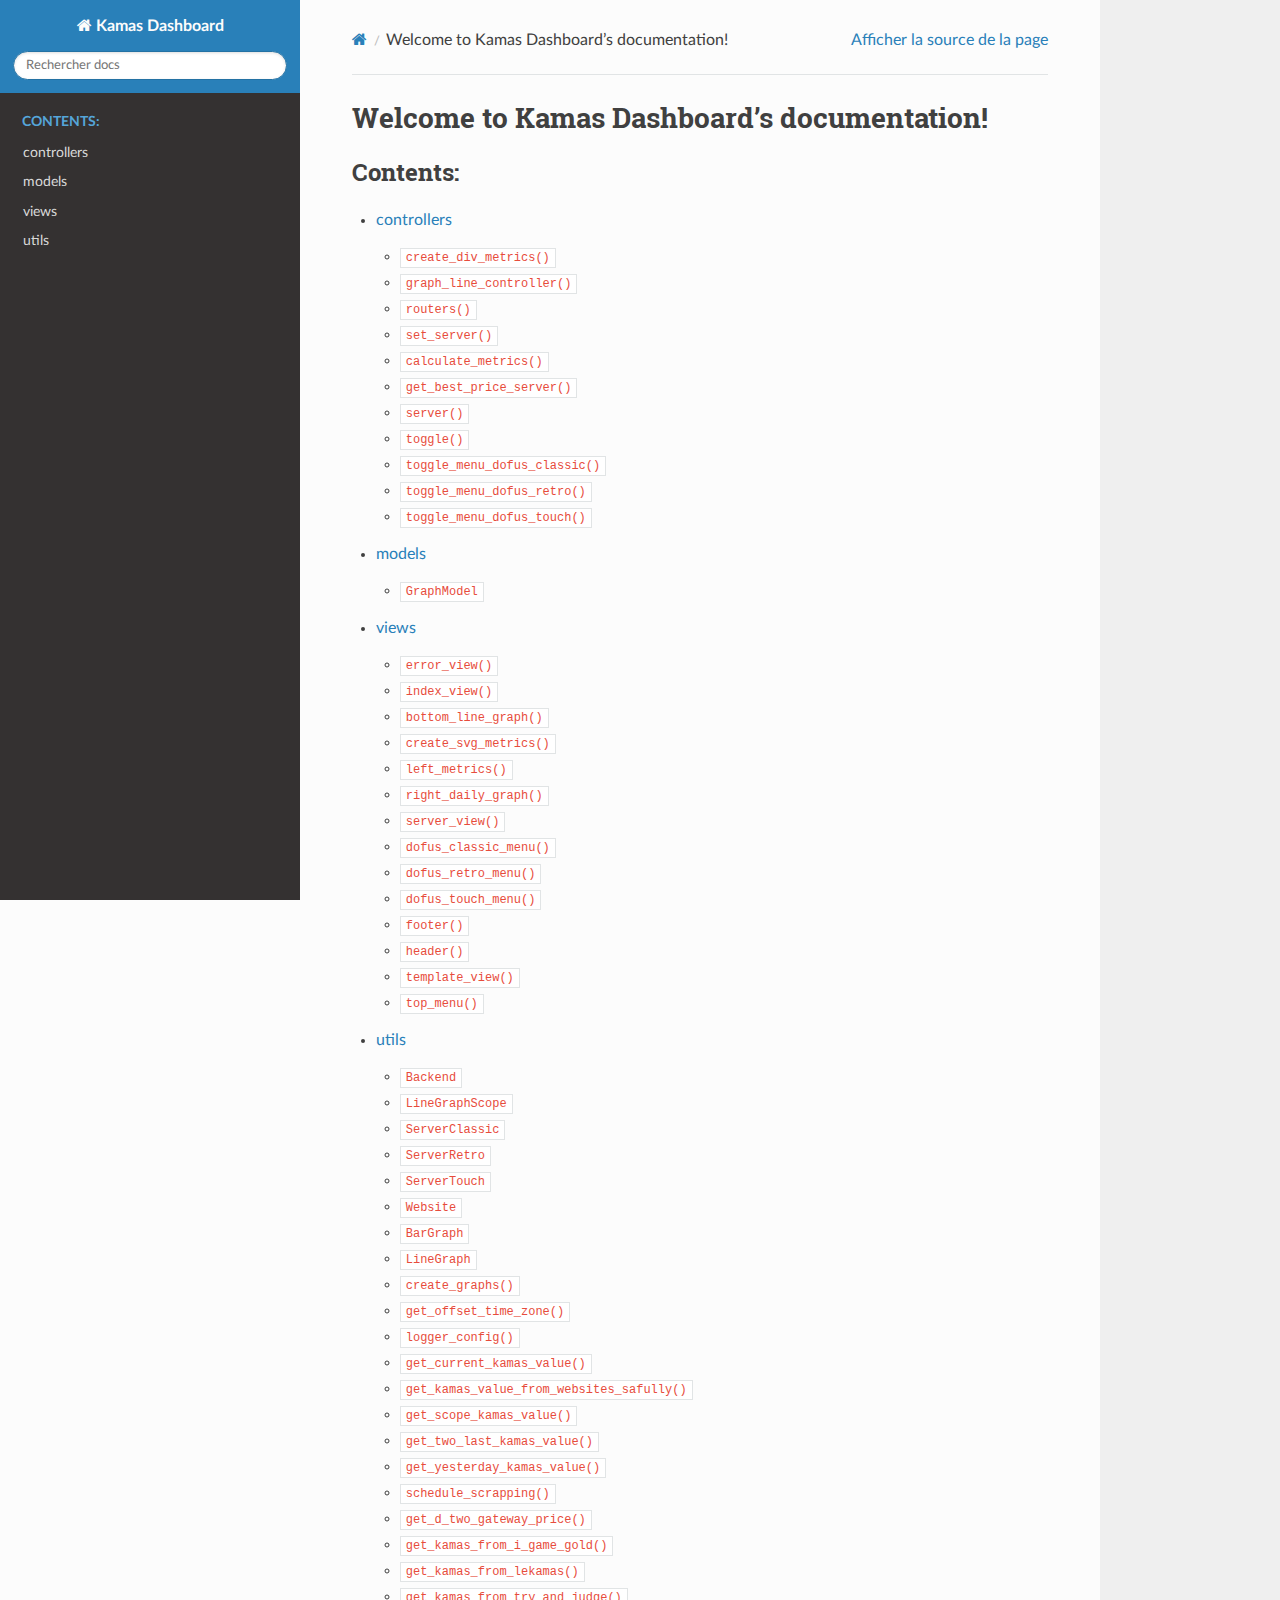
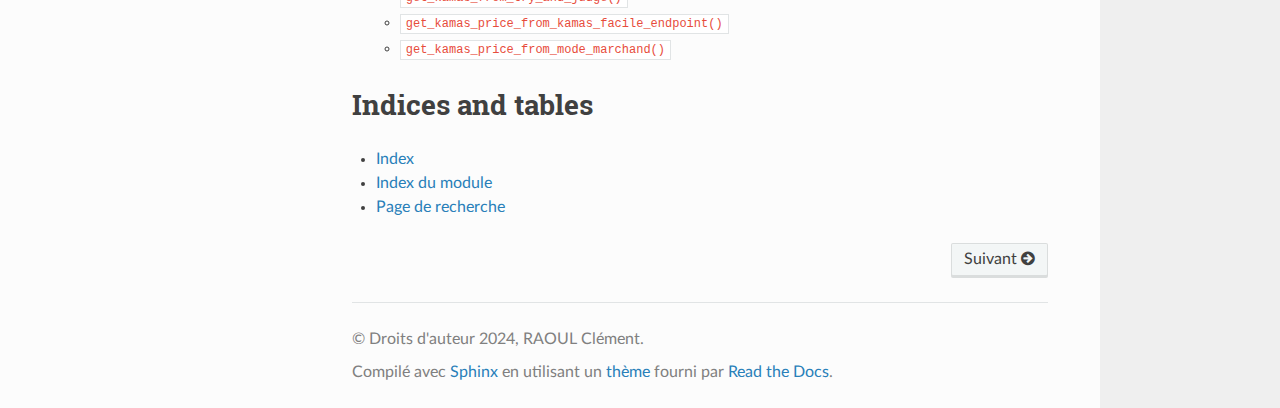
<file: doc/_build/html/index.html>
<!DOCTYPE html>
<html class="writer-html5" lang="fr" data-content_root="./">
<head>
  <meta charset="utf-8" /><meta name="viewport" content="width=device-width, initial-scale=1" />

  <meta name="viewport" content="width=device-width, initial-scale=1.0" />
  <title>Welcome to Kamas Dashboard’s documentation! &mdash; Documentation Kamas Dashboard 0.0.1</title>
      <link rel="stylesheet" type="text/css" href="_static/pygments.css?v=80d5e7a1" />
      <link rel="stylesheet" type="text/css" href="_static/css/theme.css?v=19f00094" />

  
  <!--[if lt IE 9]>
    <script src="_static/js/html5shiv.min.js"></script>
  <![endif]-->
  
        <script src="_static/jquery.js?v=5d32c60e"></script>
        <script src="_static/_sphinx_javascript_frameworks_compat.js?v=2cd50e6c"></script>
        <script src="_static/documentation_options.js?v=5cd26065"></script>
        <script src="_static/doctools.js?v=888ff710"></script>
        <script src="_static/sphinx_highlight.js?v=dc90522c"></script>
        <script src="_static/translations.js?v=d99ca74e"></script>
    <script src="_static/js/theme.js"></script>
    <link rel="index" title="Index" href="genindex.html" />
    <link rel="search" title="Recherche" href="search.html" />
    <link rel="next" title="controllers" href="controllers.html" /> 
</head>

<body class="wy-body-for-nav"> 
  <div class="wy-grid-for-nav">
    <nav data-toggle="wy-nav-shift" class="wy-nav-side">
      <div class="wy-side-scroll">
        <div class="wy-side-nav-search" >

          
          
          <a href="#" class="icon icon-home">
            Kamas Dashboard
          </a>
<div role="search">
  <form id="rtd-search-form" class="wy-form" action="search.html" method="get">
    <input type="text" name="q" placeholder="Rechercher docs" aria-label="Rechercher docs" />
    <input type="hidden" name="check_keywords" value="yes" />
    <input type="hidden" name="area" value="default" />
  </form>
</div>
        </div><div class="wy-menu wy-menu-vertical" data-spy="affix" role="navigation" aria-label="Navigation menu">
              <p class="caption" role="heading"><span class="caption-text">Contents:</span></p>
<ul>
<li class="toctree-l1"><a class="reference internal" href="controllers.html">controllers</a></li>
<li class="toctree-l1"><a class="reference internal" href="models.html">models</a></li>
<li class="toctree-l1"><a class="reference internal" href="views.html">views</a></li>
<li class="toctree-l1"><a class="reference internal" href="utils.html">utils</a></li>
</ul>

        </div>
      </div>
    </nav>

    <section data-toggle="wy-nav-shift" class="wy-nav-content-wrap"><nav class="wy-nav-top" aria-label="Mobile navigation menu" >
          <i data-toggle="wy-nav-top" class="fa fa-bars"></i>
          <a href="#">Kamas Dashboard</a>
      </nav>

      <div class="wy-nav-content">
        <div class="rst-content">
          <div role="navigation" aria-label="Page navigation">
  <ul class="wy-breadcrumbs">
      <li><a href="#" class="icon icon-home" aria-label="Home"></a></li>
      <li class="breadcrumb-item active">Welcome to Kamas Dashboard’s documentation!</li>
      <li class="wy-breadcrumbs-aside">
            <a href="_sources/index.rst.txt" rel="nofollow"> Afficher la source de la page</a>
      </li>
  </ul>
  <hr/>
</div>
          <div role="main" class="document" itemscope="itemscope" itemtype="http://schema.org/Article">
           <div itemprop="articleBody">
             
  <section id="welcome-to-kamas-dashboard-s-documentation">
<h1>Welcome to Kamas Dashboard’s documentation!<a class="headerlink" href="#welcome-to-kamas-dashboard-s-documentation" title="Link to this heading"></a></h1>
<div class="toctree-wrapper compound">
<p class="caption" role="heading"><span class="caption-text">Contents:</span></p>
<ul>
<li class="toctree-l1"><a class="reference internal" href="controllers.html">controllers</a><ul>
<li class="toctree-l2"><a class="reference internal" href="controllers.html#src.controllers.graph_line_controller.create_div_metrics"><code class="docutils literal notranslate"><span class="pre">create_div_metrics()</span></code></a></li>
<li class="toctree-l2"><a class="reference internal" href="controllers.html#src.controllers.graph_line_controller.graph_line_controller"><code class="docutils literal notranslate"><span class="pre">graph_line_controller()</span></code></a></li>
<li class="toctree-l2"><a class="reference internal" href="controllers.html#src.controllers.routers_controller.routers"><code class="docutils literal notranslate"><span class="pre">routers()</span></code></a></li>
<li class="toctree-l2"><a class="reference internal" href="controllers.html#src.controllers.routers_controller.set_server"><code class="docutils literal notranslate"><span class="pre">set_server()</span></code></a></li>
<li class="toctree-l2"><a class="reference internal" href="controllers.html#src.controllers.servers_controller.calculate_metrics"><code class="docutils literal notranslate"><span class="pre">calculate_metrics()</span></code></a></li>
<li class="toctree-l2"><a class="reference internal" href="controllers.html#src.controllers.servers_controller.get_best_price_server"><code class="docutils literal notranslate"><span class="pre">get_best_price_server()</span></code></a></li>
<li class="toctree-l2"><a class="reference internal" href="controllers.html#src.controllers.servers_controller.server"><code class="docutils literal notranslate"><span class="pre">server()</span></code></a></li>
<li class="toctree-l2"><a class="reference internal" href="controllers.html#src.controllers.top_menu_buttons_controller.toggle"><code class="docutils literal notranslate"><span class="pre">toggle()</span></code></a></li>
<li class="toctree-l2"><a class="reference internal" href="controllers.html#src.controllers.top_menu_buttons_controller.toggle_menu_dofus_classic"><code class="docutils literal notranslate"><span class="pre">toggle_menu_dofus_classic()</span></code></a></li>
<li class="toctree-l2"><a class="reference internal" href="controllers.html#src.controllers.top_menu_buttons_controller.toggle_menu_dofus_retro"><code class="docutils literal notranslate"><span class="pre">toggle_menu_dofus_retro()</span></code></a></li>
<li class="toctree-l2"><a class="reference internal" href="controllers.html#src.controllers.top_menu_buttons_controller.toggle_menu_dofus_touch"><code class="docutils literal notranslate"><span class="pre">toggle_menu_dofus_touch()</span></code></a></li>
</ul>
</li>
<li class="toctree-l1"><a class="reference internal" href="models.html">models</a><ul>
<li class="toctree-l2"><a class="reference internal" href="models.html#src.models.graph_model.GraphModel"><code class="docutils literal notranslate"><span class="pre">GraphModel</span></code></a></li>
</ul>
</li>
<li class="toctree-l1"><a class="reference internal" href="views.html">views</a><ul>
<li class="toctree-l2"><a class="reference internal" href="views.html#src.views.error_view.error_view"><code class="docutils literal notranslate"><span class="pre">error_view()</span></code></a></li>
<li class="toctree-l2"><a class="reference internal" href="views.html#src.views.index_view.index_view"><code class="docutils literal notranslate"><span class="pre">index_view()</span></code></a></li>
<li class="toctree-l2"><a class="reference internal" href="views.html#src.views.server_view.bottom_line_graph"><code class="docutils literal notranslate"><span class="pre">bottom_line_graph()</span></code></a></li>
<li class="toctree-l2"><a class="reference internal" href="views.html#src.views.server_view.create_svg_metrics"><code class="docutils literal notranslate"><span class="pre">create_svg_metrics()</span></code></a></li>
<li class="toctree-l2"><a class="reference internal" href="views.html#src.views.server_view.left_metrics"><code class="docutils literal notranslate"><span class="pre">left_metrics()</span></code></a></li>
<li class="toctree-l2"><a class="reference internal" href="views.html#src.views.server_view.right_daily_graph"><code class="docutils literal notranslate"><span class="pre">right_daily_graph()</span></code></a></li>
<li class="toctree-l2"><a class="reference internal" href="views.html#src.views.server_view.server_view"><code class="docutils literal notranslate"><span class="pre">server_view()</span></code></a></li>
<li class="toctree-l2"><a class="reference internal" href="views.html#src.views.template_view.dofus_classic_menu"><code class="docutils literal notranslate"><span class="pre">dofus_classic_menu()</span></code></a></li>
<li class="toctree-l2"><a class="reference internal" href="views.html#src.views.template_view.dofus_retro_menu"><code class="docutils literal notranslate"><span class="pre">dofus_retro_menu()</span></code></a></li>
<li class="toctree-l2"><a class="reference internal" href="views.html#src.views.template_view.dofus_touch_menu"><code class="docutils literal notranslate"><span class="pre">dofus_touch_menu()</span></code></a></li>
<li class="toctree-l2"><a class="reference internal" href="views.html#src.views.template_view.footer"><code class="docutils literal notranslate"><span class="pre">footer()</span></code></a></li>
<li class="toctree-l2"><a class="reference internal" href="views.html#src.views.template_view.header"><code class="docutils literal notranslate"><span class="pre">header()</span></code></a></li>
<li class="toctree-l2"><a class="reference internal" href="views.html#src.views.template_view.template_view"><code class="docutils literal notranslate"><span class="pre">template_view()</span></code></a></li>
<li class="toctree-l2"><a class="reference internal" href="views.html#src.views.template_view.top_menu"><code class="docutils literal notranslate"><span class="pre">top_menu()</span></code></a></li>
</ul>
</li>
<li class="toctree-l1"><a class="reference internal" href="utils.html">utils</a><ul>
<li class="toctree-l2"><a class="reference internal" href="utils.html#src.utils.backend.Backend"><code class="docutils literal notranslate"><span class="pre">Backend</span></code></a></li>
<li class="toctree-l2"><a class="reference internal" href="utils.html#src.utils.enums.LineGraphScope"><code class="docutils literal notranslate"><span class="pre">LineGraphScope</span></code></a></li>
<li class="toctree-l2"><a class="reference internal" href="utils.html#src.utils.enums.ServerClassic"><code class="docutils literal notranslate"><span class="pre">ServerClassic</span></code></a></li>
<li class="toctree-l2"><a class="reference internal" href="utils.html#src.utils.enums.ServerRetro"><code class="docutils literal notranslate"><span class="pre">ServerRetro</span></code></a></li>
<li class="toctree-l2"><a class="reference internal" href="utils.html#src.utils.enums.ServerTouch"><code class="docutils literal notranslate"><span class="pre">ServerTouch</span></code></a></li>
<li class="toctree-l2"><a class="reference internal" href="utils.html#src.utils.enums.Website"><code class="docutils literal notranslate"><span class="pre">Website</span></code></a></li>
<li class="toctree-l2"><a class="reference internal" href="utils.html#src.utils.graphs.BarGraph"><code class="docutils literal notranslate"><span class="pre">BarGraph</span></code></a></li>
<li class="toctree-l2"><a class="reference internal" href="utils.html#src.utils.graphs.LineGraph"><code class="docutils literal notranslate"><span class="pre">LineGraph</span></code></a></li>
<li class="toctree-l2"><a class="reference internal" href="utils.html#src.utils.graphs.create_graphs"><code class="docutils literal notranslate"><span class="pre">create_graphs()</span></code></a></li>
<li class="toctree-l2"><a class="reference internal" href="utils.html#src.utils.tools.get_offset_time_zone"><code class="docutils literal notranslate"><span class="pre">get_offset_time_zone()</span></code></a></li>
<li class="toctree-l2"><a class="reference internal" href="utils.html#src.utils.tools.logger_config"><code class="docutils literal notranslate"><span class="pre">logger_config()</span></code></a></li>
<li class="toctree-l2"><a class="reference internal" href="utils.html#src.utils.scraping.scraping.get_current_kamas_value"><code class="docutils literal notranslate"><span class="pre">get_current_kamas_value()</span></code></a></li>
<li class="toctree-l2"><a class="reference internal" href="utils.html#src.utils.scraping.scraping.get_kamas_value_from_websites_safully"><code class="docutils literal notranslate"><span class="pre">get_kamas_value_from_websites_safully()</span></code></a></li>
<li class="toctree-l2"><a class="reference internal" href="utils.html#src.utils.scraping.scraping.get_scope_kamas_value"><code class="docutils literal notranslate"><span class="pre">get_scope_kamas_value()</span></code></a></li>
<li class="toctree-l2"><a class="reference internal" href="utils.html#src.utils.scraping.scraping.get_two_last_kamas_value"><code class="docutils literal notranslate"><span class="pre">get_two_last_kamas_value()</span></code></a></li>
<li class="toctree-l2"><a class="reference internal" href="utils.html#src.utils.scraping.scraping.get_yesterday_kamas_value"><code class="docutils literal notranslate"><span class="pre">get_yesterday_kamas_value()</span></code></a></li>
<li class="toctree-l2"><a class="reference internal" href="utils.html#src.utils.scraping.scraping.schedule_scrapping"><code class="docutils literal notranslate"><span class="pre">schedule_scrapping()</span></code></a></li>
<li class="toctree-l2"><a class="reference internal" href="utils.html#src.utils.scraping.websites.get_d_two_gateway_price"><code class="docutils literal notranslate"><span class="pre">get_d_two_gateway_price()</span></code></a></li>
<li class="toctree-l2"><a class="reference internal" href="utils.html#src.utils.scraping.websites.get_kamas_from_i_game_gold"><code class="docutils literal notranslate"><span class="pre">get_kamas_from_i_game_gold()</span></code></a></li>
<li class="toctree-l2"><a class="reference internal" href="utils.html#src.utils.scraping.websites.get_kamas_from_lekamas"><code class="docutils literal notranslate"><span class="pre">get_kamas_from_lekamas()</span></code></a></li>
<li class="toctree-l2"><a class="reference internal" href="utils.html#src.utils.scraping.websites.get_kamas_from_try_and_judge"><code class="docutils literal notranslate"><span class="pre">get_kamas_from_try_and_judge()</span></code></a></li>
<li class="toctree-l2"><a class="reference internal" href="utils.html#src.utils.scraping.websites.get_kamas_price_from_kamas_facile_endpoint"><code class="docutils literal notranslate"><span class="pre">get_kamas_price_from_kamas_facile_endpoint()</span></code></a></li>
<li class="toctree-l2"><a class="reference internal" href="utils.html#src.utils.scraping.websites.get_kamas_price_from_mode_marchand"><code class="docutils literal notranslate"><span class="pre">get_kamas_price_from_mode_marchand()</span></code></a></li>
</ul>
</li>
</ul>
</div>
</section>
<section id="indices-and-tables">
<h1>Indices and tables<a class="headerlink" href="#indices-and-tables" title="Link to this heading"></a></h1>
<ul class="simple">
<li><p><a class="reference internal" href="genindex.html"><span class="std std-ref">Index</span></a></p></li>
<li><p><a class="reference internal" href="py-modindex.html"><span class="std std-ref">Index du module</span></a></p></li>
<li><p><a class="reference internal" href="search.html"><span class="std std-ref">Page de recherche</span></a></p></li>
</ul>
</section>


           </div>
          </div>
          <footer><div class="rst-footer-buttons" role="navigation" aria-label="Pied de page">
        <a href="controllers.html" class="btn btn-neutral float-right" title="controllers" accesskey="n" rel="next">Suivant <span class="fa fa-arrow-circle-right" aria-hidden="true"></span></a>
    </div>

  <hr/>

  <div role="contentinfo">
    <p>&#169; Droits d'auteur 2024, RAOUL Clément.</p>
  </div>

  Compilé avec <a href="https://www.sphinx-doc.org/">Sphinx</a> en utilisant un
    <a href="https://github.com/readthedocs/sphinx_rtd_theme">thème</a>
    fourni par <a href="https://readthedocs.org">Read the Docs</a>.
   

</footer>
        </div>
      </div>
    </section>
  </div>
  <script>
      jQuery(function () {
          SphinxRtdTheme.Navigation.enable(true);
      });
  </script> 

</body>
</html>
</file>
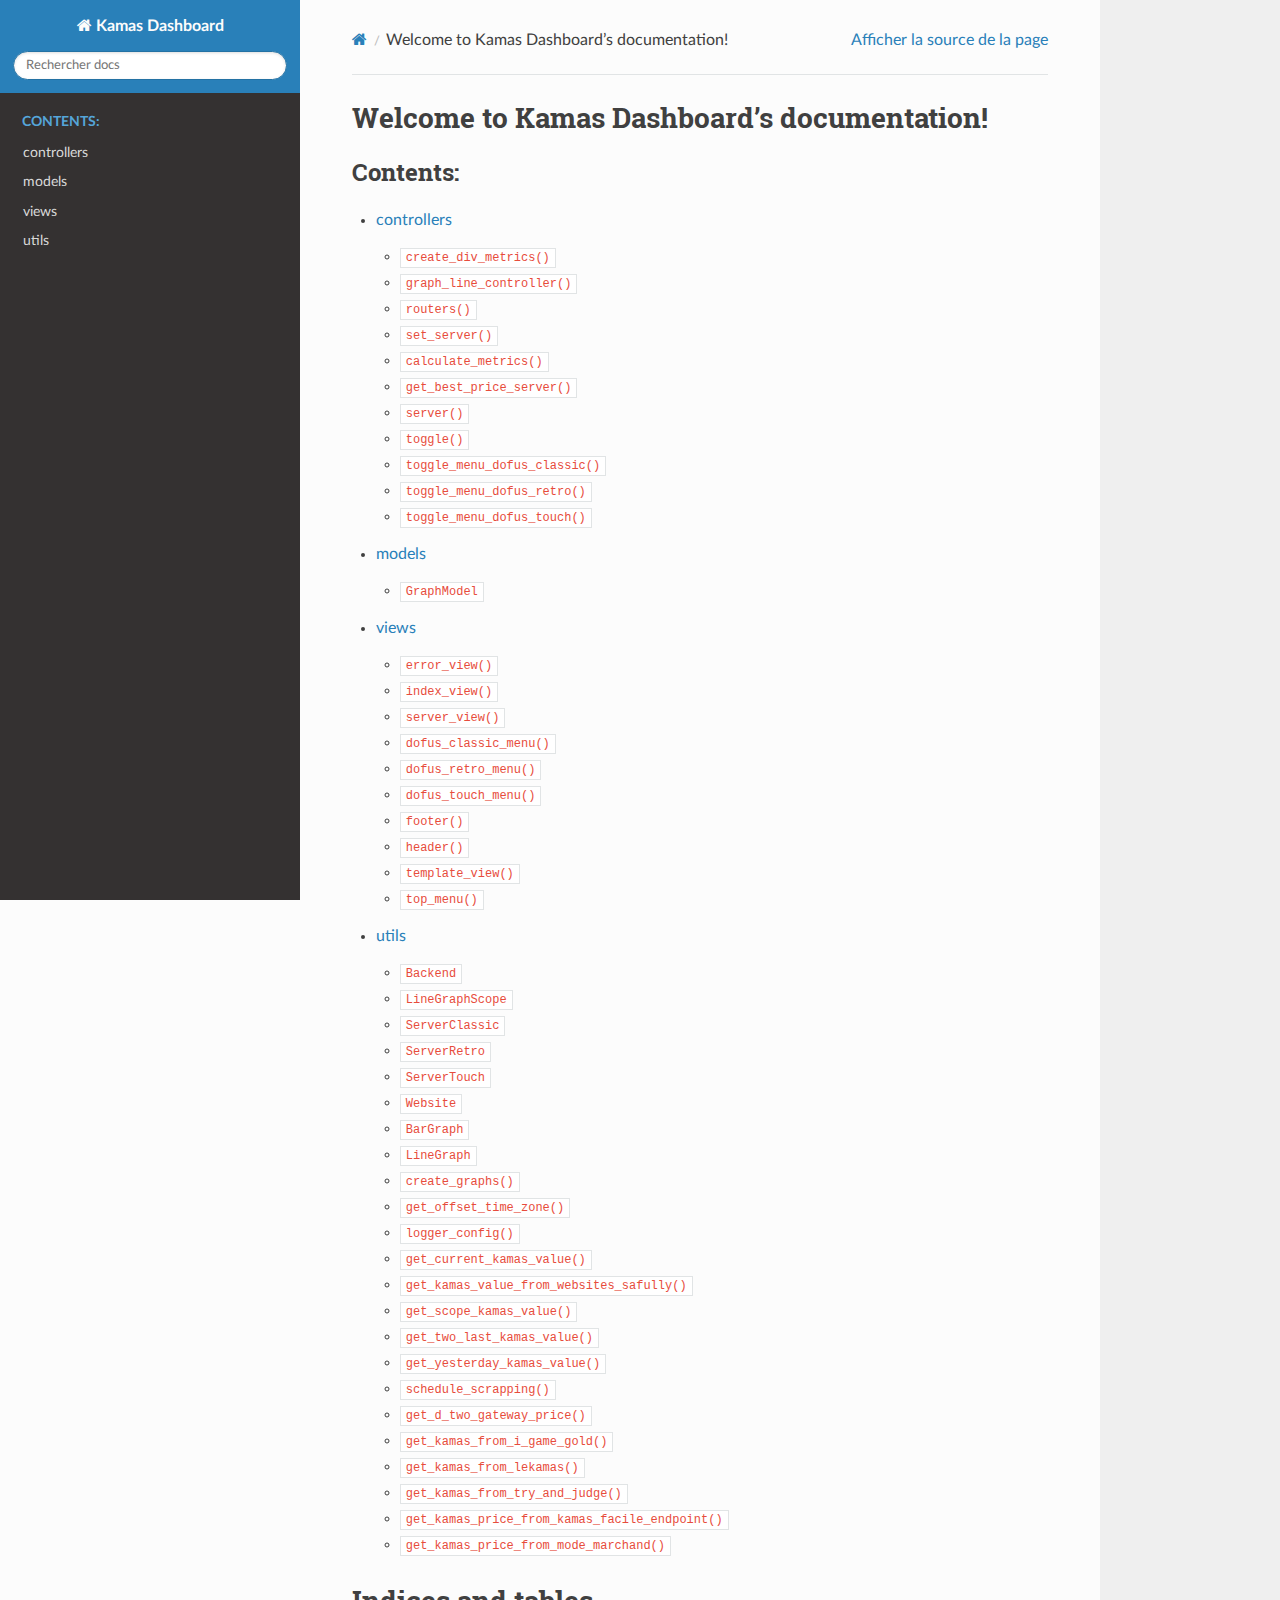
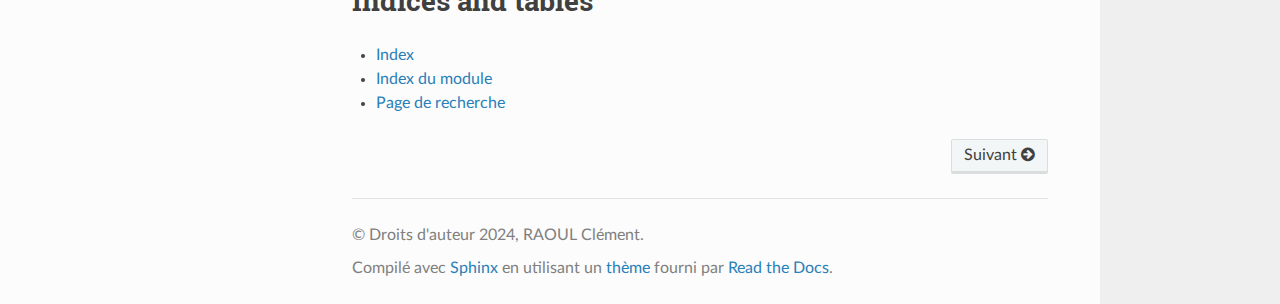
<file: docs/_build/html/index.html>
<!DOCTYPE html>
<html class="writer-html5" lang="fr" data-content_root="./">
<head>
  <meta charset="utf-8" /><meta name="viewport" content="width=device-width, initial-scale=1" />

  <meta name="viewport" content="width=device-width, initial-scale=1.0" />
  <title>Welcome to Kamas Dashboard’s documentation! &mdash; Documentation Kamas Dashboard 0.0.1</title>
      <link rel="stylesheet" type="text/css" href="_static/pygments.css?v=80d5e7a1" />
      <link rel="stylesheet" type="text/css" href="_static/css/theme.css?v=19f00094" />

  
  <!--[if lt IE 9]>
    <script src="_static/js/html5shiv.min.js"></script>
  <![endif]-->
  
        <script src="_static/jquery.js?v=5d32c60e"></script>
        <script src="_static/_sphinx_javascript_frameworks_compat.js?v=2cd50e6c"></script>
        <script src="_static/documentation_options.js?v=5cd26065"></script>
        <script src="_static/doctools.js?v=888ff710"></script>
        <script src="_static/sphinx_highlight.js?v=dc90522c"></script>
        <script src="_static/translations.js?v=d99ca74e"></script>
    <script src="_static/js/theme.js"></script>
    <link rel="index" title="Index" href="genindex.html" />
    <link rel="search" title="Recherche" href="search.html" />
    <link rel="next" title="controllers" href="controllers.html" /> 
</head>

<body class="wy-body-for-nav"> 
  <div class="wy-grid-for-nav">
    <nav data-toggle="wy-nav-shift" class="wy-nav-side">
      <div class="wy-side-scroll">
        <div class="wy-side-nav-search" >

          
          
          <a href="#" class="icon icon-home">
            Kamas Dashboard
          </a>
<div role="search">
  <form id="rtd-search-form" class="wy-form" action="search.html" method="get">
    <input type="text" name="q" placeholder="Rechercher docs" aria-label="Rechercher docs" />
    <input type="hidden" name="check_keywords" value="yes" />
    <input type="hidden" name="area" value="default" />
  </form>
</div>
        </div><div class="wy-menu wy-menu-vertical" data-spy="affix" role="navigation" aria-label="Navigation menu">
              <p class="caption" role="heading"><span class="caption-text">Contents:</span></p>
<ul>
<li class="toctree-l1"><a class="reference internal" href="controllers.html">controllers</a></li>
<li class="toctree-l1"><a class="reference internal" href="models.html">models</a></li>
<li class="toctree-l1"><a class="reference internal" href="views.html">views</a></li>
<li class="toctree-l1"><a class="reference internal" href="utils.html">utils</a></li>
</ul>

        </div>
      </div>
    </nav>

    <section data-toggle="wy-nav-shift" class="wy-nav-content-wrap"><nav class="wy-nav-top" aria-label="Mobile navigation menu" >
          <i data-toggle="wy-nav-top" class="fa fa-bars"></i>
          <a href="#">Kamas Dashboard</a>
      </nav>

      <div class="wy-nav-content">
        <div class="rst-content">
          <div role="navigation" aria-label="Page navigation">
  <ul class="wy-breadcrumbs">
      <li><a href="#" class="icon icon-home" aria-label="Home"></a></li>
      <li class="breadcrumb-item active">Welcome to Kamas Dashboard’s documentation!</li>
      <li class="wy-breadcrumbs-aside">
            <a href="_sources/index.rst.txt" rel="nofollow"> Afficher la source de la page</a>
      </li>
  </ul>
  <hr/>
</div>
          <div role="main" class="document" itemscope="itemscope" itemtype="http://schema.org/Article">
           <div itemprop="articleBody">
             
  <section id="welcome-to-kamas-dashboard-s-documentation">
<h1>Welcome to Kamas Dashboard’s documentation!<a class="headerlink" href="#welcome-to-kamas-dashboard-s-documentation" title="Link to this heading"></a></h1>
<div class="toctree-wrapper compound">
<p class="caption" role="heading"><span class="caption-text">Contents:</span></p>
<ul>
<li class="toctree-l1"><a class="reference internal" href="controllers.html">controllers</a><ul>
<li class="toctree-l2"><a class="reference internal" href="controllers.html#src.controllers.graph_line_controller.create_div_metrics"><code class="docutils literal notranslate"><span class="pre">create_div_metrics()</span></code></a></li>
<li class="toctree-l2"><a class="reference internal" href="controllers.html#src.controllers.graph_line_controller.graph_line_controller"><code class="docutils literal notranslate"><span class="pre">graph_line_controller()</span></code></a></li>
<li class="toctree-l2"><a class="reference internal" href="controllers.html#src.controllers.routers_controller.routers"><code class="docutils literal notranslate"><span class="pre">routers()</span></code></a></li>
<li class="toctree-l2"><a class="reference internal" href="controllers.html#src.controllers.routers_controller.set_server"><code class="docutils literal notranslate"><span class="pre">set_server()</span></code></a></li>
<li class="toctree-l2"><a class="reference internal" href="controllers.html#src.controllers.servers_controller.calculate_metrics"><code class="docutils literal notranslate"><span class="pre">calculate_metrics()</span></code></a></li>
<li class="toctree-l2"><a class="reference internal" href="controllers.html#src.controllers.servers_controller.get_best_price_server"><code class="docutils literal notranslate"><span class="pre">get_best_price_server()</span></code></a></li>
<li class="toctree-l2"><a class="reference internal" href="controllers.html#src.controllers.servers_controller.server"><code class="docutils literal notranslate"><span class="pre">server()</span></code></a></li>
<li class="toctree-l2"><a class="reference internal" href="controllers.html#src.controllers.top_menu_buttons_controller.toggle"><code class="docutils literal notranslate"><span class="pre">toggle()</span></code></a></li>
<li class="toctree-l2"><a class="reference internal" href="controllers.html#src.controllers.top_menu_buttons_controller.toggle_menu_dofus_classic"><code class="docutils literal notranslate"><span class="pre">toggle_menu_dofus_classic()</span></code></a></li>
<li class="toctree-l2"><a class="reference internal" href="controllers.html#src.controllers.top_menu_buttons_controller.toggle_menu_dofus_retro"><code class="docutils literal notranslate"><span class="pre">toggle_menu_dofus_retro()</span></code></a></li>
<li class="toctree-l2"><a class="reference internal" href="controllers.html#src.controllers.top_menu_buttons_controller.toggle_menu_dofus_touch"><code class="docutils literal notranslate"><span class="pre">toggle_menu_dofus_touch()</span></code></a></li>
</ul>
</li>
<li class="toctree-l1"><a class="reference internal" href="models.html">models</a><ul>
<li class="toctree-l2"><a class="reference internal" href="models.html#src.models.graph_model.GraphModel"><code class="docutils literal notranslate"><span class="pre">GraphModel</span></code></a></li>
</ul>
</li>
<li class="toctree-l1"><a class="reference internal" href="views.html">views</a><ul>
<li class="toctree-l2"><a class="reference internal" href="views.html#src.views.error_view.error_view"><code class="docutils literal notranslate"><span class="pre">error_view()</span></code></a></li>
<li class="toctree-l2"><a class="reference internal" href="views.html#src.views.index_view.index_view"><code class="docutils literal notranslate"><span class="pre">index_view()</span></code></a></li>
<li class="toctree-l2"><a class="reference internal" href="views.html#src.views.server_view.server_view"><code class="docutils literal notranslate"><span class="pre">server_view()</span></code></a></li>
<li class="toctree-l2"><a class="reference internal" href="views.html#src.views.template_view.dofus_classic_menu"><code class="docutils literal notranslate"><span class="pre">dofus_classic_menu()</span></code></a></li>
<li class="toctree-l2"><a class="reference internal" href="views.html#src.views.template_view.dofus_retro_menu"><code class="docutils literal notranslate"><span class="pre">dofus_retro_menu()</span></code></a></li>
<li class="toctree-l2"><a class="reference internal" href="views.html#src.views.template_view.dofus_touch_menu"><code class="docutils literal notranslate"><span class="pre">dofus_touch_menu()</span></code></a></li>
<li class="toctree-l2"><a class="reference internal" href="views.html#src.views.template_view.footer"><code class="docutils literal notranslate"><span class="pre">footer()</span></code></a></li>
<li class="toctree-l2"><a class="reference internal" href="views.html#src.views.template_view.header"><code class="docutils literal notranslate"><span class="pre">header()</span></code></a></li>
<li class="toctree-l2"><a class="reference internal" href="views.html#src.views.template_view.template_view"><code class="docutils literal notranslate"><span class="pre">template_view()</span></code></a></li>
<li class="toctree-l2"><a class="reference internal" href="views.html#src.views.template_view.top_menu"><code class="docutils literal notranslate"><span class="pre">top_menu()</span></code></a></li>
</ul>
</li>
<li class="toctree-l1"><a class="reference internal" href="utils.html">utils</a><ul>
<li class="toctree-l2"><a class="reference internal" href="utils.html#src.utils.backend.Backend"><code class="docutils literal notranslate"><span class="pre">Backend</span></code></a></li>
<li class="toctree-l2"><a class="reference internal" href="utils.html#src.utils.enums.LineGraphScope"><code class="docutils literal notranslate"><span class="pre">LineGraphScope</span></code></a></li>
<li class="toctree-l2"><a class="reference internal" href="utils.html#src.utils.enums.ServerClassic"><code class="docutils literal notranslate"><span class="pre">ServerClassic</span></code></a></li>
<li class="toctree-l2"><a class="reference internal" href="utils.html#src.utils.enums.ServerRetro"><code class="docutils literal notranslate"><span class="pre">ServerRetro</span></code></a></li>
<li class="toctree-l2"><a class="reference internal" href="utils.html#src.utils.enums.ServerTouch"><code class="docutils literal notranslate"><span class="pre">ServerTouch</span></code></a></li>
<li class="toctree-l2"><a class="reference internal" href="utils.html#src.utils.enums.Website"><code class="docutils literal notranslate"><span class="pre">Website</span></code></a></li>
<li class="toctree-l2"><a class="reference internal" href="utils.html#src.utils.graphs.BarGraph"><code class="docutils literal notranslate"><span class="pre">BarGraph</span></code></a></li>
<li class="toctree-l2"><a class="reference internal" href="utils.html#src.utils.graphs.LineGraph"><code class="docutils literal notranslate"><span class="pre">LineGraph</span></code></a></li>
<li class="toctree-l2"><a class="reference internal" href="utils.html#src.utils.graphs.create_graphs"><code class="docutils literal notranslate"><span class="pre">create_graphs()</span></code></a></li>
<li class="toctree-l2"><a class="reference internal" href="utils.html#src.utils.tools.get_offset_time_zone"><code class="docutils literal notranslate"><span class="pre">get_offset_time_zone()</span></code></a></li>
<li class="toctree-l2"><a class="reference internal" href="utils.html#src.utils.tools.logger_config"><code class="docutils literal notranslate"><span class="pre">logger_config()</span></code></a></li>
<li class="toctree-l2"><a class="reference internal" href="utils.html#src.utils.scraping.scraping.get_current_kamas_value"><code class="docutils literal notranslate"><span class="pre">get_current_kamas_value()</span></code></a></li>
<li class="toctree-l2"><a class="reference internal" href="utils.html#src.utils.scraping.scraping.get_kamas_value_from_websites_safully"><code class="docutils literal notranslate"><span class="pre">get_kamas_value_from_websites_safully()</span></code></a></li>
<li class="toctree-l2"><a class="reference internal" href="utils.html#src.utils.scraping.scraping.get_scope_kamas_value"><code class="docutils literal notranslate"><span class="pre">get_scope_kamas_value()</span></code></a></li>
<li class="toctree-l2"><a class="reference internal" href="utils.html#src.utils.scraping.scraping.get_two_last_kamas_value"><code class="docutils literal notranslate"><span class="pre">get_two_last_kamas_value()</span></code></a></li>
<li class="toctree-l2"><a class="reference internal" href="utils.html#src.utils.scraping.scraping.get_yesterday_kamas_value"><code class="docutils literal notranslate"><span class="pre">get_yesterday_kamas_value()</span></code></a></li>
<li class="toctree-l2"><a class="reference internal" href="utils.html#src.utils.scraping.scraping.schedule_scrapping"><code class="docutils literal notranslate"><span class="pre">schedule_scrapping()</span></code></a></li>
<li class="toctree-l2"><a class="reference internal" href="utils.html#src.utils.scraping.websites.get_d_two_gateway_price"><code class="docutils literal notranslate"><span class="pre">get_d_two_gateway_price()</span></code></a></li>
<li class="toctree-l2"><a class="reference internal" href="utils.html#src.utils.scraping.websites.get_kamas_from_i_game_gold"><code class="docutils literal notranslate"><span class="pre">get_kamas_from_i_game_gold()</span></code></a></li>
<li class="toctree-l2"><a class="reference internal" href="utils.html#src.utils.scraping.websites.get_kamas_from_lekamas"><code class="docutils literal notranslate"><span class="pre">get_kamas_from_lekamas()</span></code></a></li>
<li class="toctree-l2"><a class="reference internal" href="utils.html#src.utils.scraping.websites.get_kamas_from_try_and_judge"><code class="docutils literal notranslate"><span class="pre">get_kamas_from_try_and_judge()</span></code></a></li>
<li class="toctree-l2"><a class="reference internal" href="utils.html#src.utils.scraping.websites.get_kamas_price_from_kamas_facile_endpoint"><code class="docutils literal notranslate"><span class="pre">get_kamas_price_from_kamas_facile_endpoint()</span></code></a></li>
<li class="toctree-l2"><a class="reference internal" href="utils.html#src.utils.scraping.websites.get_kamas_price_from_mode_marchand"><code class="docutils literal notranslate"><span class="pre">get_kamas_price_from_mode_marchand()</span></code></a></li>
</ul>
</li>
</ul>
</div>
</section>
<section id="indices-and-tables">
<h1>Indices and tables<a class="headerlink" href="#indices-and-tables" title="Link to this heading"></a></h1>
<ul class="simple">
<li><p><a class="reference internal" href="genindex.html"><span class="std std-ref">Index</span></a></p></li>
<li><p><a class="reference internal" href="py-modindex.html"><span class="std std-ref">Index du module</span></a></p></li>
<li><p><a class="reference internal" href="search.html"><span class="std std-ref">Page de recherche</span></a></p></li>
</ul>
</section>


           </div>
          </div>
          <footer><div class="rst-footer-buttons" role="navigation" aria-label="Pied de page">
        <a href="controllers.html" class="btn btn-neutral float-right" title="controllers" accesskey="n" rel="next">Suivant <span class="fa fa-arrow-circle-right" aria-hidden="true"></span></a>
    </div>

  <hr/>

  <div role="contentinfo">
    <p>&#169; Droits d'auteur 2024, RAOUL Clément.</p>
  </div>

  Compilé avec <a href="https://www.sphinx-doc.org/">Sphinx</a> en utilisant un
    <a href="https://github.com/readthedocs/sphinx_rtd_theme">thème</a>
    fourni par <a href="https://readthedocs.org">Read the Docs</a>.
   

</footer>
        </div>
      </div>
    </section>
  </div>
  <script>
      jQuery(function () {
          SphinxRtdTheme.Navigation.enable(true);
      });
  </script> 

</body>
</html>
</file>
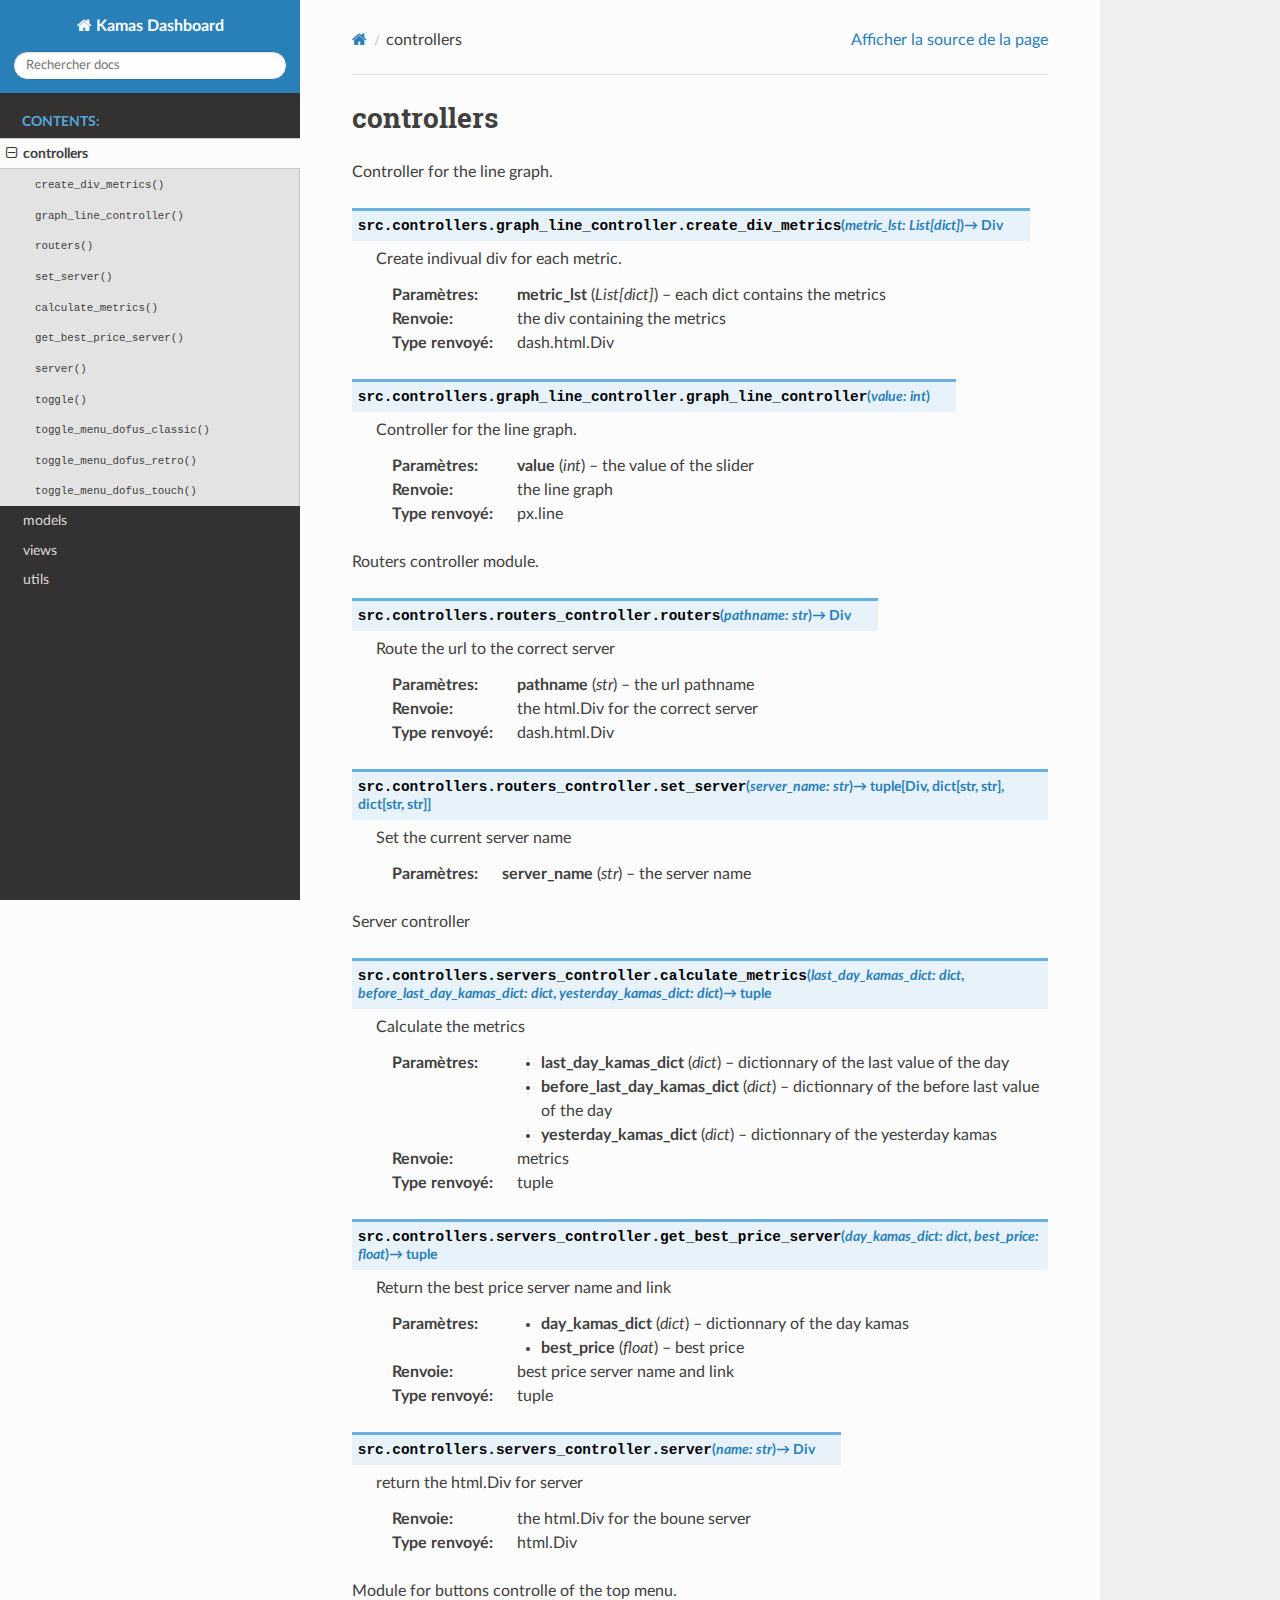
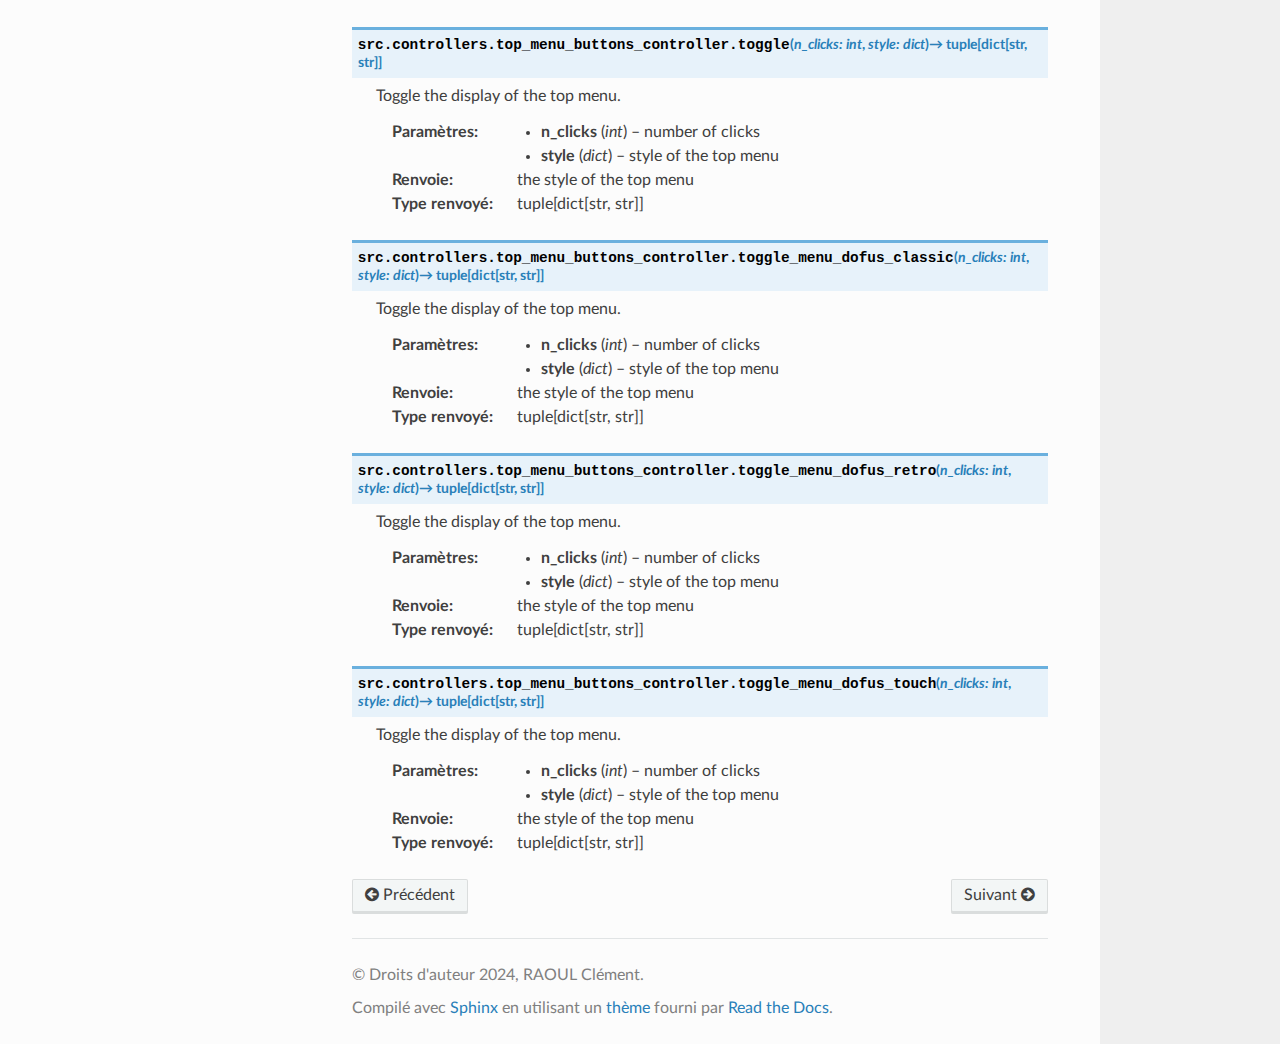
<file: doc/_build/html/controllers.html>
<!DOCTYPE html>
<html class="writer-html5" lang="fr" data-content_root="./">
<head>
  <meta charset="utf-8" /><meta name="viewport" content="width=device-width, initial-scale=1" />

  <meta name="viewport" content="width=device-width, initial-scale=1.0" />
  <title>controllers &mdash; Documentation Kamas Dashboard 0.0.1</title>
      <link rel="stylesheet" type="text/css" href="_static/pygments.css?v=80d5e7a1" />
      <link rel="stylesheet" type="text/css" href="_static/css/theme.css?v=19f00094" />

  
  <!--[if lt IE 9]>
    <script src="_static/js/html5shiv.min.js"></script>
  <![endif]-->
  
        <script src="_static/jquery.js?v=5d32c60e"></script>
        <script src="_static/_sphinx_javascript_frameworks_compat.js?v=2cd50e6c"></script>
        <script src="_static/documentation_options.js?v=5cd26065"></script>
        <script src="_static/doctools.js?v=888ff710"></script>
        <script src="_static/sphinx_highlight.js?v=dc90522c"></script>
        <script src="_static/translations.js?v=d99ca74e"></script>
    <script src="_static/js/theme.js"></script>
    <link rel="index" title="Index" href="genindex.html" />
    <link rel="search" title="Recherche" href="search.html" />
    <link rel="next" title="models" href="models.html" />
    <link rel="prev" title="Welcome to Kamas Dashboard’s documentation!" href="index.html" /> 
</head>

<body class="wy-body-for-nav"> 
  <div class="wy-grid-for-nav">
    <nav data-toggle="wy-nav-shift" class="wy-nav-side">
      <div class="wy-side-scroll">
        <div class="wy-side-nav-search" >

          
          
          <a href="index.html" class="icon icon-home">
            Kamas Dashboard
          </a>
<div role="search">
  <form id="rtd-search-form" class="wy-form" action="search.html" method="get">
    <input type="text" name="q" placeholder="Rechercher docs" aria-label="Rechercher docs" />
    <input type="hidden" name="check_keywords" value="yes" />
    <input type="hidden" name="area" value="default" />
  </form>
</div>
        </div><div class="wy-menu wy-menu-vertical" data-spy="affix" role="navigation" aria-label="Navigation menu">
              <p class="caption" role="heading"><span class="caption-text">Contents:</span></p>
<ul class="current">
<li class="toctree-l1 current"><a class="current reference internal" href="#">controllers</a><ul>
<li class="toctree-l2"><a class="reference internal" href="#src.controllers.graph_line_controller.create_div_metrics"><code class="docutils literal notranslate"><span class="pre">create_div_metrics()</span></code></a></li>
<li class="toctree-l2"><a class="reference internal" href="#src.controllers.graph_line_controller.graph_line_controller"><code class="docutils literal notranslate"><span class="pre">graph_line_controller()</span></code></a></li>
<li class="toctree-l2"><a class="reference internal" href="#src.controllers.routers_controller.routers"><code class="docutils literal notranslate"><span class="pre">routers()</span></code></a></li>
<li class="toctree-l2"><a class="reference internal" href="#src.controllers.routers_controller.set_server"><code class="docutils literal notranslate"><span class="pre">set_server()</span></code></a></li>
<li class="toctree-l2"><a class="reference internal" href="#src.controllers.servers_controller.calculate_metrics"><code class="docutils literal notranslate"><span class="pre">calculate_metrics()</span></code></a></li>
<li class="toctree-l2"><a class="reference internal" href="#src.controllers.servers_controller.get_best_price_server"><code class="docutils literal notranslate"><span class="pre">get_best_price_server()</span></code></a></li>
<li class="toctree-l2"><a class="reference internal" href="#src.controllers.servers_controller.server"><code class="docutils literal notranslate"><span class="pre">server()</span></code></a></li>
<li class="toctree-l2"><a class="reference internal" href="#src.controllers.top_menu_buttons_controller.toggle"><code class="docutils literal notranslate"><span class="pre">toggle()</span></code></a></li>
<li class="toctree-l2"><a class="reference internal" href="#src.controllers.top_menu_buttons_controller.toggle_menu_dofus_classic"><code class="docutils literal notranslate"><span class="pre">toggle_menu_dofus_classic()</span></code></a></li>
<li class="toctree-l2"><a class="reference internal" href="#src.controllers.top_menu_buttons_controller.toggle_menu_dofus_retro"><code class="docutils literal notranslate"><span class="pre">toggle_menu_dofus_retro()</span></code></a></li>
<li class="toctree-l2"><a class="reference internal" href="#src.controllers.top_menu_buttons_controller.toggle_menu_dofus_touch"><code class="docutils literal notranslate"><span class="pre">toggle_menu_dofus_touch()</span></code></a></li>
</ul>
</li>
<li class="toctree-l1"><a class="reference internal" href="models.html">models</a></li>
<li class="toctree-l1"><a class="reference internal" href="views.html">views</a></li>
<li class="toctree-l1"><a class="reference internal" href="utils.html">utils</a></li>
</ul>

        </div>
      </div>
    </nav>

    <section data-toggle="wy-nav-shift" class="wy-nav-content-wrap"><nav class="wy-nav-top" aria-label="Mobile navigation menu" >
          <i data-toggle="wy-nav-top" class="fa fa-bars"></i>
          <a href="index.html">Kamas Dashboard</a>
      </nav>

      <div class="wy-nav-content">
        <div class="rst-content">
          <div role="navigation" aria-label="Page navigation">
  <ul class="wy-breadcrumbs">
      <li><a href="index.html" class="icon icon-home" aria-label="Home"></a></li>
      <li class="breadcrumb-item active">controllers</li>
      <li class="wy-breadcrumbs-aside">
            <a href="_sources/controllers.rst.txt" rel="nofollow"> Afficher la source de la page</a>
      </li>
  </ul>
  <hr/>
</div>
          <div role="main" class="document" itemscope="itemscope" itemtype="http://schema.org/Article">
           <div itemprop="articleBody">
             
  <section id="controllers">
<h1>controllers<a class="headerlink" href="#controllers" title="Link to this heading"></a></h1>
<p id="module-src.controllers.graph_line_controller">Controller for the line graph.</p>
<dl class="py function">
<dt class="sig sig-object py" id="src.controllers.graph_line_controller.create_div_metrics">
<span class="sig-prename descclassname"><span class="pre">src.controllers.graph_line_controller.</span></span><span class="sig-name descname"><span class="pre">create_div_metrics</span></span><span class="sig-paren">(</span><em class="sig-param"><span class="n"><span class="pre">metric_lst</span></span><span class="p"><span class="pre">:</span></span><span class="w"> </span><span class="n"><span class="pre">List</span><span class="p"><span class="pre">[</span></span><span class="pre">dict</span><span class="p"><span class="pre">]</span></span></span></em><span class="sig-paren">)</span> <span class="sig-return"><span class="sig-return-icon">&#x2192;</span> <span class="sig-return-typehint"><span class="pre">Div</span></span></span><a class="headerlink" href="#src.controllers.graph_line_controller.create_div_metrics" title="Link to this definition"></a></dt>
<dd><p>Create indivual div for each metric.</p>
<dl class="field-list simple">
<dt class="field-odd">Paramètres<span class="colon">:</span></dt>
<dd class="field-odd"><p><strong>metric_lst</strong> (<em>List</em><em>[</em><em>dict</em><em>]</em>) – each dict contains the metrics</p>
</dd>
<dt class="field-even">Renvoie<span class="colon">:</span></dt>
<dd class="field-even"><p>the div containing the metrics</p>
</dd>
<dt class="field-odd">Type renvoyé<span class="colon">:</span></dt>
<dd class="field-odd"><p>dash.html.Div</p>
</dd>
</dl>
</dd></dl>

<dl class="py function">
<dt class="sig sig-object py" id="src.controllers.graph_line_controller.graph_line_controller">
<span class="sig-prename descclassname"><span class="pre">src.controllers.graph_line_controller.</span></span><span class="sig-name descname"><span class="pre">graph_line_controller</span></span><span class="sig-paren">(</span><em class="sig-param"><span class="n"><span class="pre">value</span></span><span class="p"><span class="pre">:</span></span><span class="w"> </span><span class="n"><span class="pre">int</span></span></em><span class="sig-paren">)</span><a class="headerlink" href="#src.controllers.graph_line_controller.graph_line_controller" title="Link to this definition"></a></dt>
<dd><p>Controller for the line graph.</p>
<dl class="field-list simple">
<dt class="field-odd">Paramètres<span class="colon">:</span></dt>
<dd class="field-odd"><p><strong>value</strong> (<em>int</em>) – the value of the slider</p>
</dd>
<dt class="field-even">Renvoie<span class="colon">:</span></dt>
<dd class="field-even"><p>the line graph</p>
</dd>
<dt class="field-odd">Type renvoyé<span class="colon">:</span></dt>
<dd class="field-odd"><p>px.line</p>
</dd>
</dl>
</dd></dl>

<p id="module-src.controllers.routers_controller">Routers controller module.</p>
<dl class="py function">
<dt class="sig sig-object py" id="src.controllers.routers_controller.routers">
<span class="sig-prename descclassname"><span class="pre">src.controllers.routers_controller.</span></span><span class="sig-name descname"><span class="pre">routers</span></span><span class="sig-paren">(</span><em class="sig-param"><span class="n"><span class="pre">pathname</span></span><span class="p"><span class="pre">:</span></span><span class="w"> </span><span class="n"><span class="pre">str</span></span></em><span class="sig-paren">)</span> <span class="sig-return"><span class="sig-return-icon">&#x2192;</span> <span class="sig-return-typehint"><span class="pre">Div</span></span></span><a class="headerlink" href="#src.controllers.routers_controller.routers" title="Link to this definition"></a></dt>
<dd><p>Route the url to the correct server</p>
<dl class="field-list simple">
<dt class="field-odd">Paramètres<span class="colon">:</span></dt>
<dd class="field-odd"><p><strong>pathname</strong> (<em>str</em>) – the url pathname</p>
</dd>
<dt class="field-even">Renvoie<span class="colon">:</span></dt>
<dd class="field-even"><p>the html.Div for the correct server</p>
</dd>
<dt class="field-odd">Type renvoyé<span class="colon">:</span></dt>
<dd class="field-odd"><p>dash.html.Div</p>
</dd>
</dl>
</dd></dl>

<dl class="py function">
<dt class="sig sig-object py" id="src.controllers.routers_controller.set_server">
<span class="sig-prename descclassname"><span class="pre">src.controllers.routers_controller.</span></span><span class="sig-name descname"><span class="pre">set_server</span></span><span class="sig-paren">(</span><em class="sig-param"><span class="n"><span class="pre">server_name</span></span><span class="p"><span class="pre">:</span></span><span class="w"> </span><span class="n"><span class="pre">str</span></span></em><span class="sig-paren">)</span> <span class="sig-return"><span class="sig-return-icon">&#x2192;</span> <span class="sig-return-typehint"><span class="pre">tuple</span><span class="p"><span class="pre">[</span></span><span class="pre">Div</span><span class="p"><span class="pre">,</span></span><span class="w"> </span><span class="pre">dict</span><span class="p"><span class="pre">[</span></span><span class="pre">str</span><span class="p"><span class="pre">,</span></span><span class="w"> </span><span class="pre">str</span><span class="p"><span class="pre">]</span></span><span class="p"><span class="pre">,</span></span><span class="w"> </span><span class="pre">dict</span><span class="p"><span class="pre">[</span></span><span class="pre">str</span><span class="p"><span class="pre">,</span></span><span class="w"> </span><span class="pre">str</span><span class="p"><span class="pre">]</span></span><span class="p"><span class="pre">]</span></span></span></span><a class="headerlink" href="#src.controllers.routers_controller.set_server" title="Link to this definition"></a></dt>
<dd><p>Set the current server name</p>
<dl class="field-list simple">
<dt class="field-odd">Paramètres<span class="colon">:</span></dt>
<dd class="field-odd"><p><strong>server_name</strong> (<em>str</em>) – the server name</p>
</dd>
</dl>
</dd></dl>

<p id="module-src.controllers.servers_controller">Server controller</p>
<dl class="py function">
<dt class="sig sig-object py" id="src.controllers.servers_controller.calculate_metrics">
<span class="sig-prename descclassname"><span class="pre">src.controllers.servers_controller.</span></span><span class="sig-name descname"><span class="pre">calculate_metrics</span></span><span class="sig-paren">(</span><em class="sig-param"><span class="n"><span class="pre">last_day_kamas_dict</span></span><span class="p"><span class="pre">:</span></span><span class="w"> </span><span class="n"><span class="pre">dict</span></span></em>, <em class="sig-param"><span class="n"><span class="pre">before_last_day_kamas_dict</span></span><span class="p"><span class="pre">:</span></span><span class="w"> </span><span class="n"><span class="pre">dict</span></span></em>, <em class="sig-param"><span class="n"><span class="pre">yesterday_kamas_dict</span></span><span class="p"><span class="pre">:</span></span><span class="w"> </span><span class="n"><span class="pre">dict</span></span></em><span class="sig-paren">)</span> <span class="sig-return"><span class="sig-return-icon">&#x2192;</span> <span class="sig-return-typehint"><span class="pre">tuple</span></span></span><a class="headerlink" href="#src.controllers.servers_controller.calculate_metrics" title="Link to this definition"></a></dt>
<dd><p>Calculate the metrics</p>
<dl class="field-list simple">
<dt class="field-odd">Paramètres<span class="colon">:</span></dt>
<dd class="field-odd"><ul class="simple">
<li><p><strong>last_day_kamas_dict</strong> (<em>dict</em>) – dictionnary of the last value of the day</p></li>
<li><p><strong>before_last_day_kamas_dict</strong> (<em>dict</em>) – dictionnary of the before last value of the day</p></li>
<li><p><strong>yesterday_kamas_dict</strong> (<em>dict</em>) – dictionnary of the yesterday kamas</p></li>
</ul>
</dd>
<dt class="field-even">Renvoie<span class="colon">:</span></dt>
<dd class="field-even"><p>metrics</p>
</dd>
<dt class="field-odd">Type renvoyé<span class="colon">:</span></dt>
<dd class="field-odd"><p>tuple</p>
</dd>
</dl>
</dd></dl>

<dl class="py function">
<dt class="sig sig-object py" id="src.controllers.servers_controller.get_best_price_server">
<span class="sig-prename descclassname"><span class="pre">src.controllers.servers_controller.</span></span><span class="sig-name descname"><span class="pre">get_best_price_server</span></span><span class="sig-paren">(</span><em class="sig-param"><span class="n"><span class="pre">day_kamas_dict</span></span><span class="p"><span class="pre">:</span></span><span class="w"> </span><span class="n"><span class="pre">dict</span></span></em>, <em class="sig-param"><span class="n"><span class="pre">best_price</span></span><span class="p"><span class="pre">:</span></span><span class="w"> </span><span class="n"><span class="pre">float</span></span></em><span class="sig-paren">)</span> <span class="sig-return"><span class="sig-return-icon">&#x2192;</span> <span class="sig-return-typehint"><span class="pre">tuple</span></span></span><a class="headerlink" href="#src.controllers.servers_controller.get_best_price_server" title="Link to this definition"></a></dt>
<dd><p>Return the best price server name and link</p>
<dl class="field-list simple">
<dt class="field-odd">Paramètres<span class="colon">:</span></dt>
<dd class="field-odd"><ul class="simple">
<li><p><strong>day_kamas_dict</strong> (<em>dict</em>) – dictionnary of the day kamas</p></li>
<li><p><strong>best_price</strong> (<em>float</em>) – best price</p></li>
</ul>
</dd>
<dt class="field-even">Renvoie<span class="colon">:</span></dt>
<dd class="field-even"><p>best price server name and link</p>
</dd>
<dt class="field-odd">Type renvoyé<span class="colon">:</span></dt>
<dd class="field-odd"><p>tuple</p>
</dd>
</dl>
</dd></dl>

<dl class="py function">
<dt class="sig sig-object py" id="src.controllers.servers_controller.server">
<span class="sig-prename descclassname"><span class="pre">src.controllers.servers_controller.</span></span><span class="sig-name descname"><span class="pre">server</span></span><span class="sig-paren">(</span><em class="sig-param"><span class="n"><span class="pre">name</span></span><span class="p"><span class="pre">:</span></span><span class="w"> </span><span class="n"><span class="pre">str</span></span></em><span class="sig-paren">)</span> <span class="sig-return"><span class="sig-return-icon">&#x2192;</span> <span class="sig-return-typehint"><span class="pre">Div</span></span></span><a class="headerlink" href="#src.controllers.servers_controller.server" title="Link to this definition"></a></dt>
<dd><p>return the html.Div for server</p>
<dl class="field-list simple">
<dt class="field-odd">Renvoie<span class="colon">:</span></dt>
<dd class="field-odd"><p>the html.Div for the boune server</p>
</dd>
<dt class="field-even">Type renvoyé<span class="colon">:</span></dt>
<dd class="field-even"><p>html.Div</p>
</dd>
</dl>
</dd></dl>

<p id="module-src.controllers.top_menu_buttons_controller">Module for buttons controlle of the top menu.</p>
<dl class="py function">
<dt class="sig sig-object py" id="src.controllers.top_menu_buttons_controller.toggle">
<span class="sig-prename descclassname"><span class="pre">src.controllers.top_menu_buttons_controller.</span></span><span class="sig-name descname"><span class="pre">toggle</span></span><span class="sig-paren">(</span><em class="sig-param"><span class="n"><span class="pre">n_clicks</span></span><span class="p"><span class="pre">:</span></span><span class="w"> </span><span class="n"><span class="pre">int</span></span></em>, <em class="sig-param"><span class="n"><span class="pre">style</span></span><span class="p"><span class="pre">:</span></span><span class="w"> </span><span class="n"><span class="pre">dict</span></span></em><span class="sig-paren">)</span> <span class="sig-return"><span class="sig-return-icon">&#x2192;</span> <span class="sig-return-typehint"><span class="pre">tuple</span><span class="p"><span class="pre">[</span></span><span class="pre">dict</span><span class="p"><span class="pre">[</span></span><span class="pre">str</span><span class="p"><span class="pre">,</span></span><span class="w"> </span><span class="pre">str</span><span class="p"><span class="pre">]</span></span><span class="p"><span class="pre">]</span></span></span></span><a class="headerlink" href="#src.controllers.top_menu_buttons_controller.toggle" title="Link to this definition"></a></dt>
<dd><p>Toggle the display of the top menu.</p>
<dl class="field-list simple">
<dt class="field-odd">Paramètres<span class="colon">:</span></dt>
<dd class="field-odd"><ul class="simple">
<li><p><strong>n_clicks</strong> (<em>int</em>) – number of clicks</p></li>
<li><p><strong>style</strong> (<em>dict</em>) – style of the top menu</p></li>
</ul>
</dd>
<dt class="field-even">Renvoie<span class="colon">:</span></dt>
<dd class="field-even"><p>the style of the top menu</p>
</dd>
<dt class="field-odd">Type renvoyé<span class="colon">:</span></dt>
<dd class="field-odd"><p>tuple[dict[str, str]]</p>
</dd>
</dl>
</dd></dl>

<dl class="py function">
<dt class="sig sig-object py" id="src.controllers.top_menu_buttons_controller.toggle_menu_dofus_classic">
<span class="sig-prename descclassname"><span class="pre">src.controllers.top_menu_buttons_controller.</span></span><span class="sig-name descname"><span class="pre">toggle_menu_dofus_classic</span></span><span class="sig-paren">(</span><em class="sig-param"><span class="n"><span class="pre">n_clicks</span></span><span class="p"><span class="pre">:</span></span><span class="w"> </span><span class="n"><span class="pre">int</span></span></em>, <em class="sig-param"><span class="n"><span class="pre">style</span></span><span class="p"><span class="pre">:</span></span><span class="w"> </span><span class="n"><span class="pre">dict</span></span></em><span class="sig-paren">)</span> <span class="sig-return"><span class="sig-return-icon">&#x2192;</span> <span class="sig-return-typehint"><span class="pre">tuple</span><span class="p"><span class="pre">[</span></span><span class="pre">dict</span><span class="p"><span class="pre">[</span></span><span class="pre">str</span><span class="p"><span class="pre">,</span></span><span class="w"> </span><span class="pre">str</span><span class="p"><span class="pre">]</span></span><span class="p"><span class="pre">]</span></span></span></span><a class="headerlink" href="#src.controllers.top_menu_buttons_controller.toggle_menu_dofus_classic" title="Link to this definition"></a></dt>
<dd><p>Toggle the display of the top menu.</p>
<dl class="field-list simple">
<dt class="field-odd">Paramètres<span class="colon">:</span></dt>
<dd class="field-odd"><ul class="simple">
<li><p><strong>n_clicks</strong> (<em>int</em>) – number of clicks</p></li>
<li><p><strong>style</strong> (<em>dict</em>) – style of the top menu</p></li>
</ul>
</dd>
<dt class="field-even">Renvoie<span class="colon">:</span></dt>
<dd class="field-even"><p>the style of the top menu</p>
</dd>
<dt class="field-odd">Type renvoyé<span class="colon">:</span></dt>
<dd class="field-odd"><p>tuple[dict[str, str]]</p>
</dd>
</dl>
</dd></dl>

<dl class="py function">
<dt class="sig sig-object py" id="src.controllers.top_menu_buttons_controller.toggle_menu_dofus_retro">
<span class="sig-prename descclassname"><span class="pre">src.controllers.top_menu_buttons_controller.</span></span><span class="sig-name descname"><span class="pre">toggle_menu_dofus_retro</span></span><span class="sig-paren">(</span><em class="sig-param"><span class="n"><span class="pre">n_clicks</span></span><span class="p"><span class="pre">:</span></span><span class="w"> </span><span class="n"><span class="pre">int</span></span></em>, <em class="sig-param"><span class="n"><span class="pre">style</span></span><span class="p"><span class="pre">:</span></span><span class="w"> </span><span class="n"><span class="pre">dict</span></span></em><span class="sig-paren">)</span> <span class="sig-return"><span class="sig-return-icon">&#x2192;</span> <span class="sig-return-typehint"><span class="pre">tuple</span><span class="p"><span class="pre">[</span></span><span class="pre">dict</span><span class="p"><span class="pre">[</span></span><span class="pre">str</span><span class="p"><span class="pre">,</span></span><span class="w"> </span><span class="pre">str</span><span class="p"><span class="pre">]</span></span><span class="p"><span class="pre">]</span></span></span></span><a class="headerlink" href="#src.controllers.top_menu_buttons_controller.toggle_menu_dofus_retro" title="Link to this definition"></a></dt>
<dd><p>Toggle the display of the top menu.</p>
<dl class="field-list simple">
<dt class="field-odd">Paramètres<span class="colon">:</span></dt>
<dd class="field-odd"><ul class="simple">
<li><p><strong>n_clicks</strong> (<em>int</em>) – number of clicks</p></li>
<li><p><strong>style</strong> (<em>dict</em>) – style of the top menu</p></li>
</ul>
</dd>
<dt class="field-even">Renvoie<span class="colon">:</span></dt>
<dd class="field-even"><p>the style of the top menu</p>
</dd>
<dt class="field-odd">Type renvoyé<span class="colon">:</span></dt>
<dd class="field-odd"><p>tuple[dict[str, str]]</p>
</dd>
</dl>
</dd></dl>

<dl class="py function">
<dt class="sig sig-object py" id="src.controllers.top_menu_buttons_controller.toggle_menu_dofus_touch">
<span class="sig-prename descclassname"><span class="pre">src.controllers.top_menu_buttons_controller.</span></span><span class="sig-name descname"><span class="pre">toggle_menu_dofus_touch</span></span><span class="sig-paren">(</span><em class="sig-param"><span class="n"><span class="pre">n_clicks</span></span><span class="p"><span class="pre">:</span></span><span class="w"> </span><span class="n"><span class="pre">int</span></span></em>, <em class="sig-param"><span class="n"><span class="pre">style</span></span><span class="p"><span class="pre">:</span></span><span class="w"> </span><span class="n"><span class="pre">dict</span></span></em><span class="sig-paren">)</span> <span class="sig-return"><span class="sig-return-icon">&#x2192;</span> <span class="sig-return-typehint"><span class="pre">tuple</span><span class="p"><span class="pre">[</span></span><span class="pre">dict</span><span class="p"><span class="pre">[</span></span><span class="pre">str</span><span class="p"><span class="pre">,</span></span><span class="w"> </span><span class="pre">str</span><span class="p"><span class="pre">]</span></span><span class="p"><span class="pre">]</span></span></span></span><a class="headerlink" href="#src.controllers.top_menu_buttons_controller.toggle_menu_dofus_touch" title="Link to this definition"></a></dt>
<dd><p>Toggle the display of the top menu.</p>
<dl class="field-list simple">
<dt class="field-odd">Paramètres<span class="colon">:</span></dt>
<dd class="field-odd"><ul class="simple">
<li><p><strong>n_clicks</strong> (<em>int</em>) – number of clicks</p></li>
<li><p><strong>style</strong> (<em>dict</em>) – style of the top menu</p></li>
</ul>
</dd>
<dt class="field-even">Renvoie<span class="colon">:</span></dt>
<dd class="field-even"><p>the style of the top menu</p>
</dd>
<dt class="field-odd">Type renvoyé<span class="colon">:</span></dt>
<dd class="field-odd"><p>tuple[dict[str, str]]</p>
</dd>
</dl>
</dd></dl>

</section>


           </div>
          </div>
          <footer><div class="rst-footer-buttons" role="navigation" aria-label="Pied de page">
        <a href="index.html" class="btn btn-neutral float-left" title="Welcome to Kamas Dashboard’s documentation!" accesskey="p" rel="prev"><span class="fa fa-arrow-circle-left" aria-hidden="true"></span> Précédent</a>
        <a href="models.html" class="btn btn-neutral float-right" title="models" accesskey="n" rel="next">Suivant <span class="fa fa-arrow-circle-right" aria-hidden="true"></span></a>
    </div>

  <hr/>

  <div role="contentinfo">
    <p>&#169; Droits d'auteur 2024, RAOUL Clément.</p>
  </div>

  Compilé avec <a href="https://www.sphinx-doc.org/">Sphinx</a> en utilisant un
    <a href="https://github.com/readthedocs/sphinx_rtd_theme">thème</a>
    fourni par <a href="https://readthedocs.org">Read the Docs</a>.
   

</footer>
        </div>
      </div>
    </section>
  </div>
  <script>
      jQuery(function () {
          SphinxRtdTheme.Navigation.enable(true);
      });
  </script> 

</body>
</html>
</file>
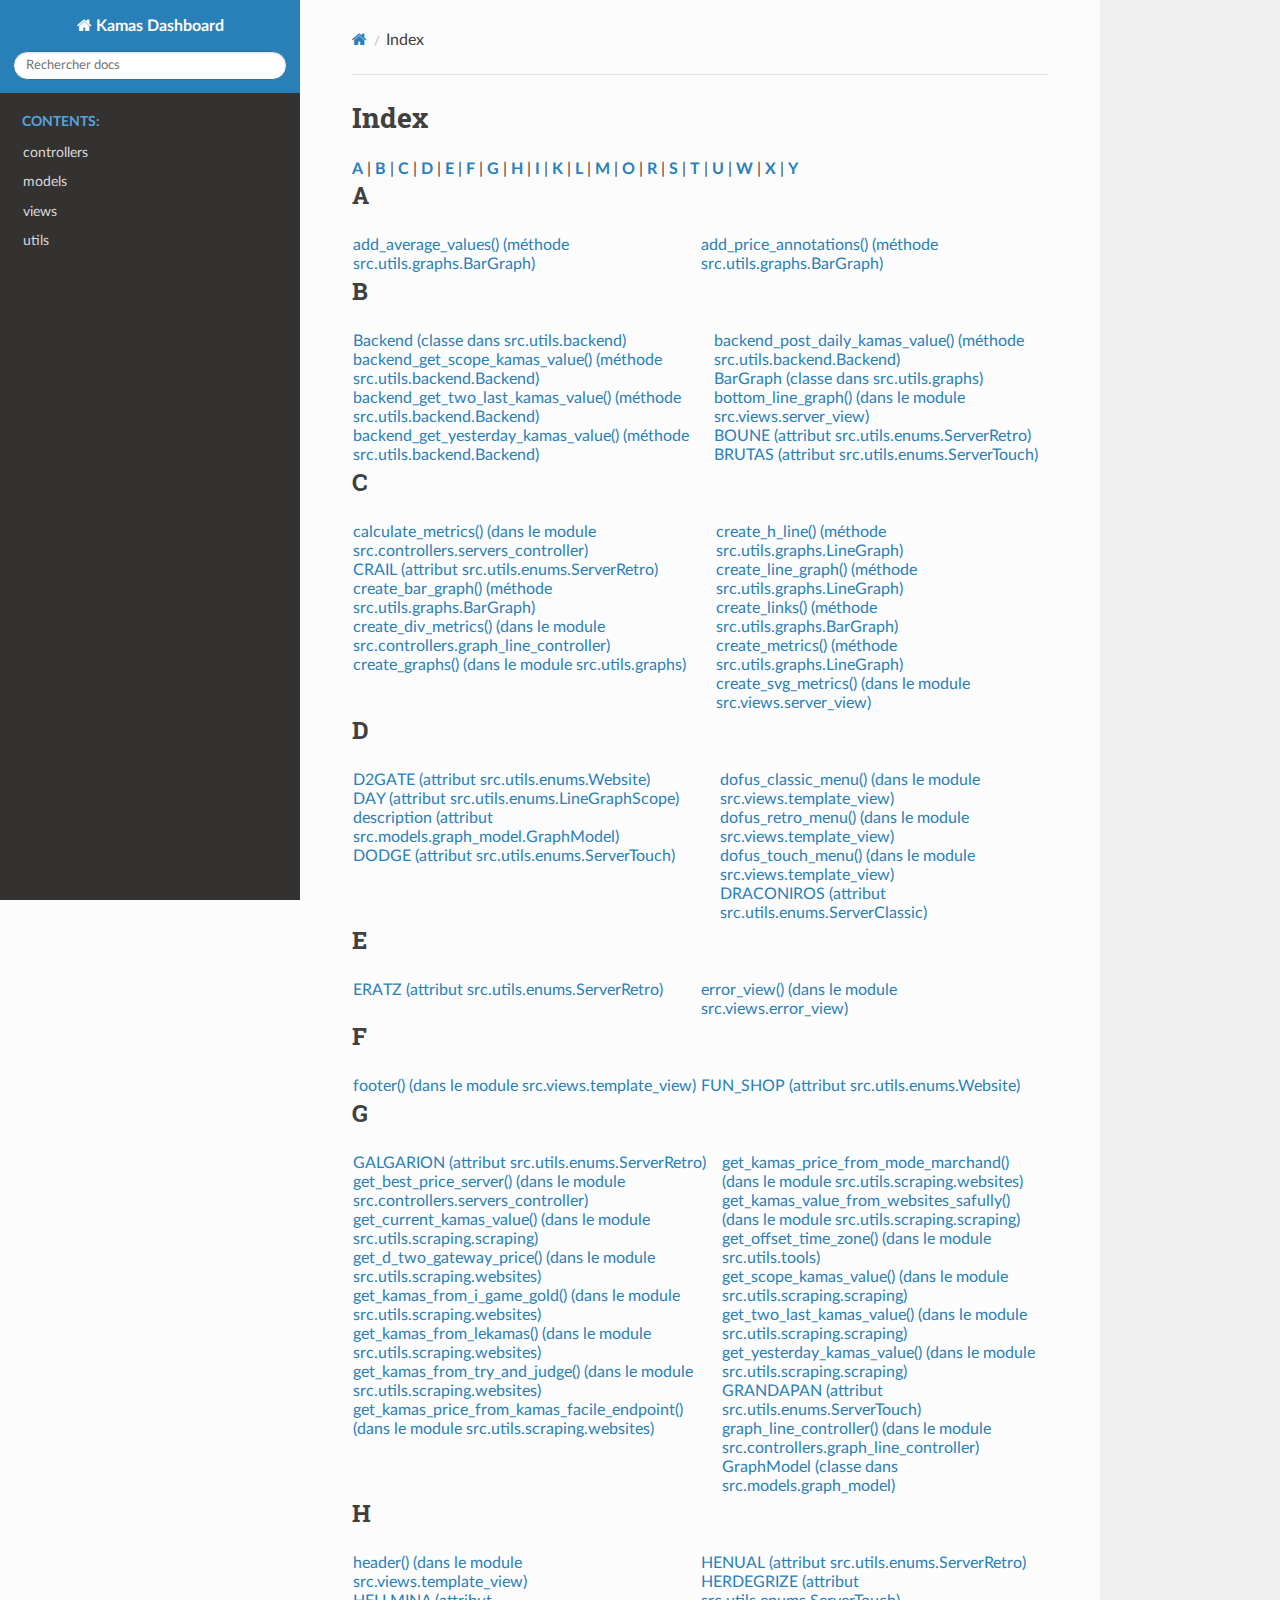
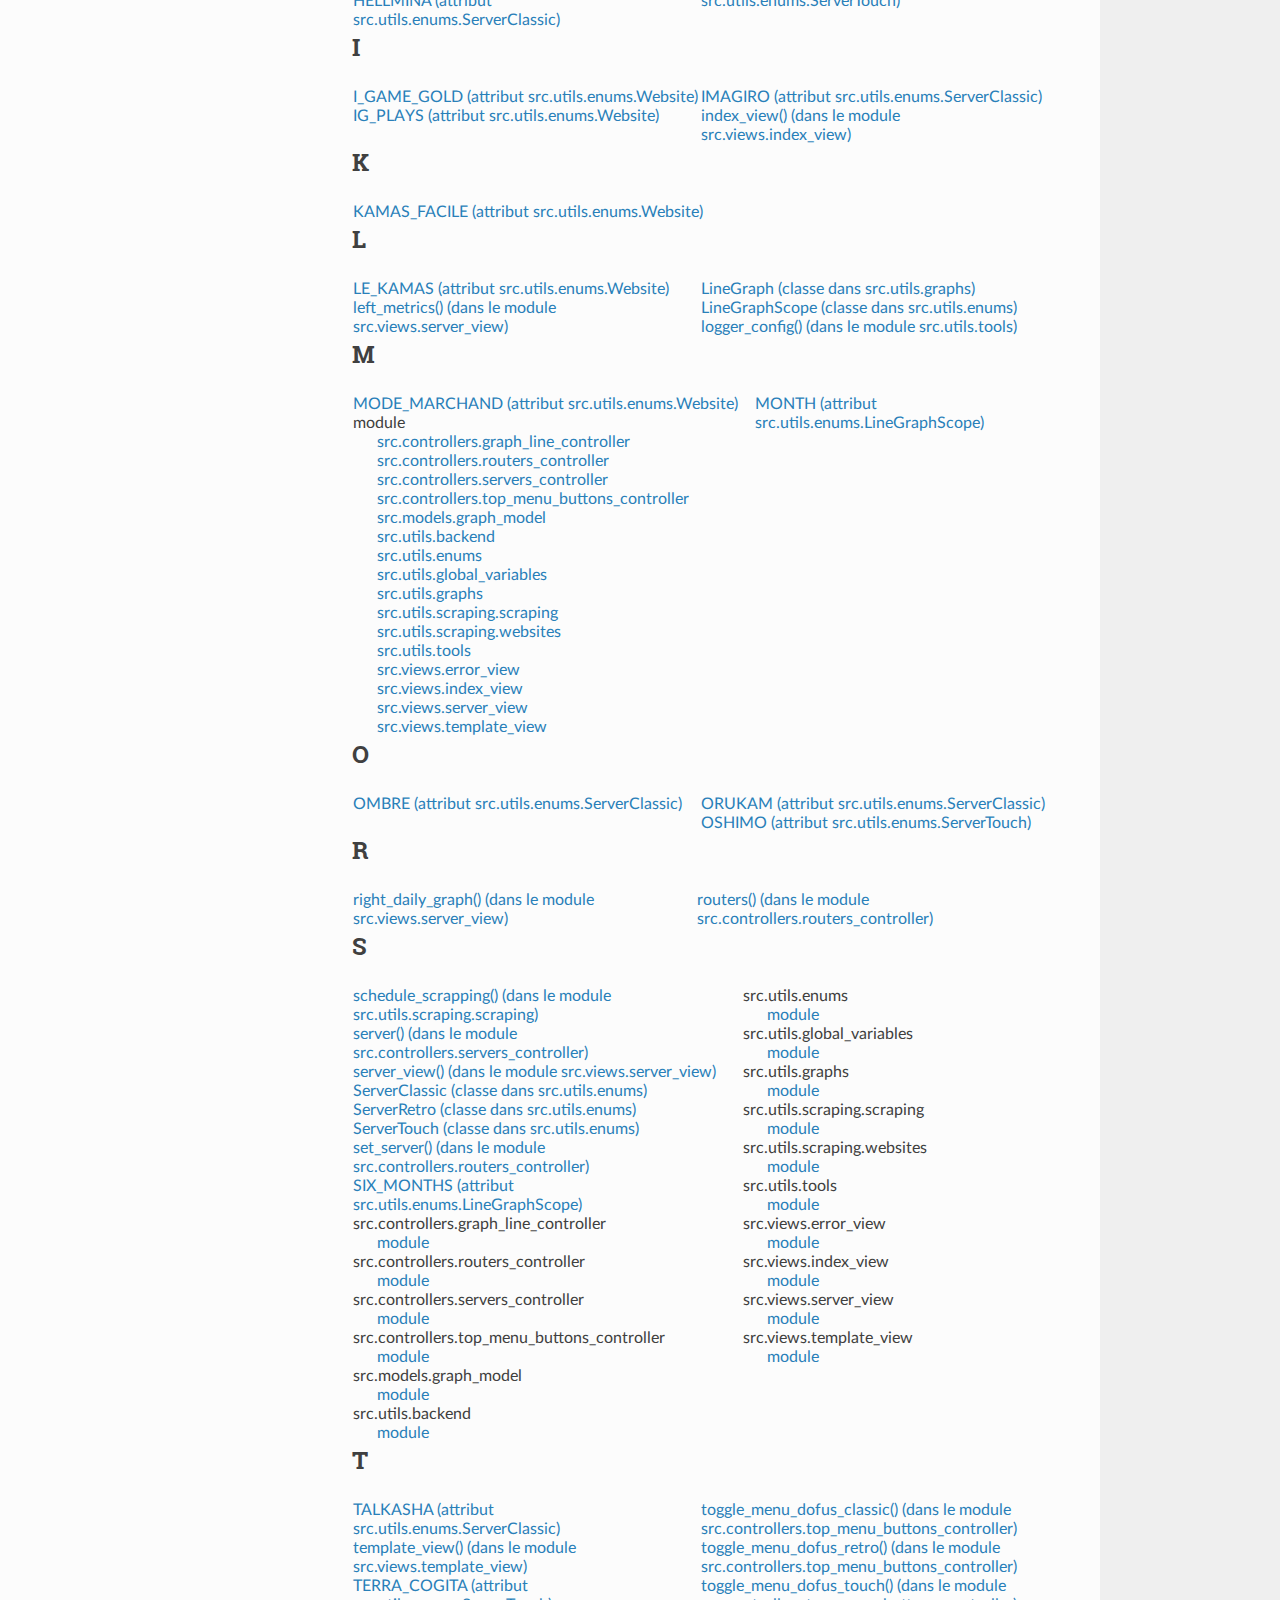
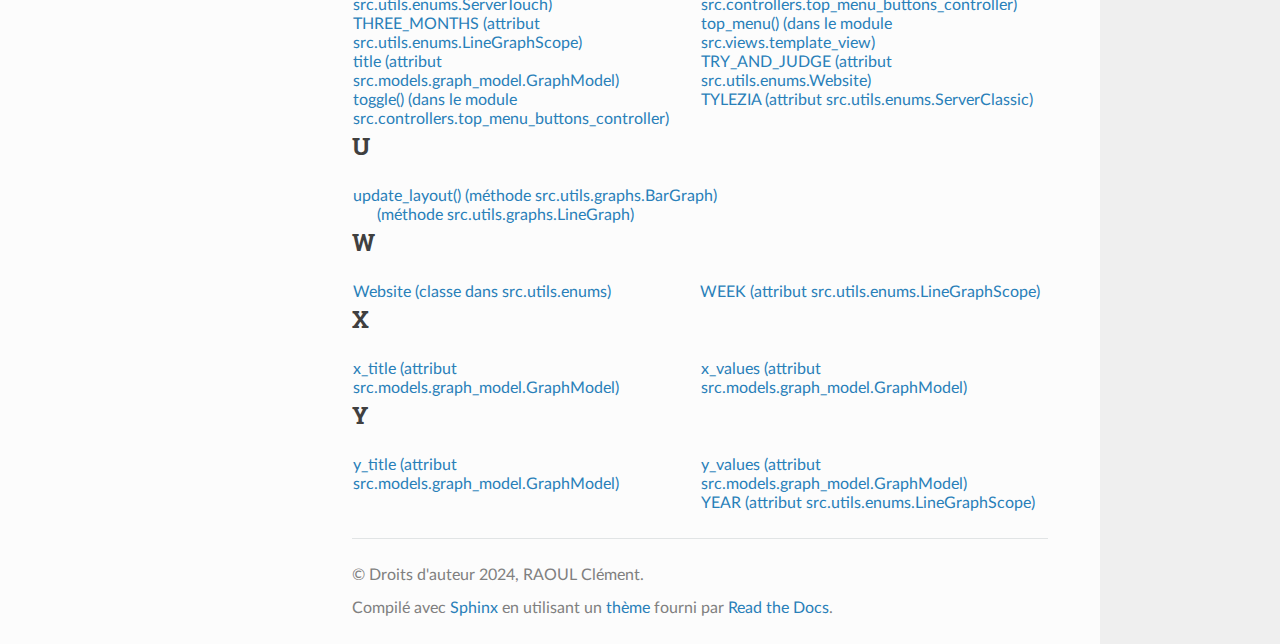
<file: doc/_build/html/genindex.html>
<!DOCTYPE html>
<html class="writer-html5" lang="fr" data-content_root="./">
<head>
  <meta charset="utf-8" />
  <meta name="viewport" content="width=device-width, initial-scale=1.0" />
  <title>Index &mdash; Documentation Kamas Dashboard 0.0.1</title>
      <link rel="stylesheet" type="text/css" href="_static/pygments.css?v=80d5e7a1" />
      <link rel="stylesheet" type="text/css" href="_static/css/theme.css?v=19f00094" />

  
  <!--[if lt IE 9]>
    <script src="_static/js/html5shiv.min.js"></script>
  <![endif]-->
  
        <script src="_static/jquery.js?v=5d32c60e"></script>
        <script src="_static/_sphinx_javascript_frameworks_compat.js?v=2cd50e6c"></script>
        <script src="_static/documentation_options.js?v=5cd26065"></script>
        <script src="_static/doctools.js?v=888ff710"></script>
        <script src="_static/sphinx_highlight.js?v=dc90522c"></script>
        <script src="_static/translations.js?v=d99ca74e"></script>
    <script src="_static/js/theme.js"></script>
    <link rel="index" title="Index" href="#" />
    <link rel="search" title="Recherche" href="search.html" /> 
</head>

<body class="wy-body-for-nav"> 
  <div class="wy-grid-for-nav">
    <nav data-toggle="wy-nav-shift" class="wy-nav-side">
      <div class="wy-side-scroll">
        <div class="wy-side-nav-search" >

          
          
          <a href="index.html" class="icon icon-home">
            Kamas Dashboard
          </a>
<div role="search">
  <form id="rtd-search-form" class="wy-form" action="search.html" method="get">
    <input type="text" name="q" placeholder="Rechercher docs" aria-label="Rechercher docs" />
    <input type="hidden" name="check_keywords" value="yes" />
    <input type="hidden" name="area" value="default" />
  </form>
</div>
        </div><div class="wy-menu wy-menu-vertical" data-spy="affix" role="navigation" aria-label="Navigation menu">
              <p class="caption" role="heading"><span class="caption-text">Contents:</span></p>
<ul>
<li class="toctree-l1"><a class="reference internal" href="controllers.html">controllers</a></li>
<li class="toctree-l1"><a class="reference internal" href="models.html">models</a></li>
<li class="toctree-l1"><a class="reference internal" href="views.html">views</a></li>
<li class="toctree-l1"><a class="reference internal" href="utils.html">utils</a></li>
</ul>

        </div>
      </div>
    </nav>

    <section data-toggle="wy-nav-shift" class="wy-nav-content-wrap"><nav class="wy-nav-top" aria-label="Mobile navigation menu" >
          <i data-toggle="wy-nav-top" class="fa fa-bars"></i>
          <a href="index.html">Kamas Dashboard</a>
      </nav>

      <div class="wy-nav-content">
        <div class="rst-content">
          <div role="navigation" aria-label="Page navigation">
  <ul class="wy-breadcrumbs">
      <li><a href="index.html" class="icon icon-home" aria-label="Home"></a></li>
      <li class="breadcrumb-item active">Index</li>
      <li class="wy-breadcrumbs-aside">
      </li>
  </ul>
  <hr/>
</div>
          <div role="main" class="document" itemscope="itemscope" itemtype="http://schema.org/Article">
           <div itemprop="articleBody">
             

<h1 id="index">Index</h1>

<div class="genindex-jumpbox">
 <a href="#A"><strong>A</strong></a>
 | <a href="#B"><strong>B</strong></a>
 | <a href="#C"><strong>C</strong></a>
 | <a href="#D"><strong>D</strong></a>
 | <a href="#E"><strong>E</strong></a>
 | <a href="#F"><strong>F</strong></a>
 | <a href="#G"><strong>G</strong></a>
 | <a href="#H"><strong>H</strong></a>
 | <a href="#I"><strong>I</strong></a>
 | <a href="#K"><strong>K</strong></a>
 | <a href="#L"><strong>L</strong></a>
 | <a href="#M"><strong>M</strong></a>
 | <a href="#O"><strong>O</strong></a>
 | <a href="#R"><strong>R</strong></a>
 | <a href="#S"><strong>S</strong></a>
 | <a href="#T"><strong>T</strong></a>
 | <a href="#U"><strong>U</strong></a>
 | <a href="#W"><strong>W</strong></a>
 | <a href="#X"><strong>X</strong></a>
 | <a href="#Y"><strong>Y</strong></a>
 
</div>
<h2 id="A">A</h2>
<table style="width: 100%" class="indextable genindextable"><tr>
  <td style="width: 33%; vertical-align: top;"><ul>
      <li><a href="utils.html#src.utils.graphs.BarGraph.add_average_values">add_average_values() (méthode src.utils.graphs.BarGraph)</a>
</li>
  </ul></td>
  <td style="width: 33%; vertical-align: top;"><ul>
      <li><a href="utils.html#src.utils.graphs.BarGraph.add_price_annotations">add_price_annotations() (méthode src.utils.graphs.BarGraph)</a>
</li>
  </ul></td>
</tr></table>

<h2 id="B">B</h2>
<table style="width: 100%" class="indextable genindextable"><tr>
  <td style="width: 33%; vertical-align: top;"><ul>
      <li><a href="utils.html#src.utils.backend.Backend">Backend (classe dans src.utils.backend)</a>
</li>
      <li><a href="utils.html#src.utils.backend.Backend.backend_get_scope_kamas_value">backend_get_scope_kamas_value() (méthode src.utils.backend.Backend)</a>
</li>
      <li><a href="utils.html#src.utils.backend.Backend.backend_get_two_last_kamas_value">backend_get_two_last_kamas_value() (méthode src.utils.backend.Backend)</a>
</li>
      <li><a href="utils.html#src.utils.backend.Backend.backend_get_yesterday_kamas_value">backend_get_yesterday_kamas_value() (méthode src.utils.backend.Backend)</a>
</li>
  </ul></td>
  <td style="width: 33%; vertical-align: top;"><ul>
      <li><a href="utils.html#src.utils.backend.Backend.backend_post_daily_kamas_value">backend_post_daily_kamas_value() (méthode src.utils.backend.Backend)</a>
</li>
      <li><a href="utils.html#src.utils.graphs.BarGraph">BarGraph (classe dans src.utils.graphs)</a>
</li>
      <li><a href="views.html#src.views.server_view.bottom_line_graph">bottom_line_graph() (dans le module src.views.server_view)</a>
</li>
      <li><a href="utils.html#src.utils.enums.ServerRetro.BOUNE">BOUNE (attribut src.utils.enums.ServerRetro)</a>
</li>
      <li><a href="utils.html#src.utils.enums.ServerTouch.BRUTAS">BRUTAS (attribut src.utils.enums.ServerTouch)</a>
</li>
  </ul></td>
</tr></table>

<h2 id="C">C</h2>
<table style="width: 100%" class="indextable genindextable"><tr>
  <td style="width: 33%; vertical-align: top;"><ul>
      <li><a href="controllers.html#src.controllers.servers_controller.calculate_metrics">calculate_metrics() (dans le module src.controllers.servers_controller)</a>
</li>
      <li><a href="utils.html#src.utils.enums.ServerRetro.CRAIL">CRAIL (attribut src.utils.enums.ServerRetro)</a>
</li>
      <li><a href="utils.html#src.utils.graphs.BarGraph.create_bar_graph">create_bar_graph() (méthode src.utils.graphs.BarGraph)</a>
</li>
      <li><a href="controllers.html#src.controllers.graph_line_controller.create_div_metrics">create_div_metrics() (dans le module src.controllers.graph_line_controller)</a>
</li>
      <li><a href="utils.html#src.utils.graphs.create_graphs">create_graphs() (dans le module src.utils.graphs)</a>
</li>
  </ul></td>
  <td style="width: 33%; vertical-align: top;"><ul>
      <li><a href="utils.html#src.utils.graphs.LineGraph.create_h_line">create_h_line() (méthode src.utils.graphs.LineGraph)</a>
</li>
      <li><a href="utils.html#src.utils.graphs.LineGraph.create_line_graph">create_line_graph() (méthode src.utils.graphs.LineGraph)</a>
</li>
      <li><a href="utils.html#src.utils.graphs.BarGraph.create_links">create_links() (méthode src.utils.graphs.BarGraph)</a>
</li>
      <li><a href="utils.html#src.utils.graphs.LineGraph.create_metrics">create_metrics() (méthode src.utils.graphs.LineGraph)</a>
</li>
      <li><a href="views.html#src.views.server_view.create_svg_metrics">create_svg_metrics() (dans le module src.views.server_view)</a>
</li>
  </ul></td>
</tr></table>

<h2 id="D">D</h2>
<table style="width: 100%" class="indextable genindextable"><tr>
  <td style="width: 33%; vertical-align: top;"><ul>
      <li><a href="utils.html#src.utils.enums.Website.D2GATE">D2GATE (attribut src.utils.enums.Website)</a>
</li>
      <li><a href="utils.html#src.utils.enums.LineGraphScope.DAY">DAY (attribut src.utils.enums.LineGraphScope)</a>
</li>
      <li><a href="models.html#src.models.graph_model.GraphModel.description">description (attribut src.models.graph_model.GraphModel)</a>
</li>
      <li><a href="utils.html#src.utils.enums.ServerTouch.DODGE">DODGE (attribut src.utils.enums.ServerTouch)</a>
</li>
  </ul></td>
  <td style="width: 33%; vertical-align: top;"><ul>
      <li><a href="views.html#src.views.template_view.dofus_classic_menu">dofus_classic_menu() (dans le module src.views.template_view)</a>
</li>
      <li><a href="views.html#src.views.template_view.dofus_retro_menu">dofus_retro_menu() (dans le module src.views.template_view)</a>
</li>
      <li><a href="views.html#src.views.template_view.dofus_touch_menu">dofus_touch_menu() (dans le module src.views.template_view)</a>
</li>
      <li><a href="utils.html#src.utils.enums.ServerClassic.DRACONIROS">DRACONIROS (attribut src.utils.enums.ServerClassic)</a>
</li>
  </ul></td>
</tr></table>

<h2 id="E">E</h2>
<table style="width: 100%" class="indextable genindextable"><tr>
  <td style="width: 33%; vertical-align: top;"><ul>
      <li><a href="utils.html#src.utils.enums.ServerRetro.ERATZ">ERATZ (attribut src.utils.enums.ServerRetro)</a>
</li>
  </ul></td>
  <td style="width: 33%; vertical-align: top;"><ul>
      <li><a href="views.html#src.views.error_view.error_view">error_view() (dans le module src.views.error_view)</a>
</li>
  </ul></td>
</tr></table>

<h2 id="F">F</h2>
<table style="width: 100%" class="indextable genindextable"><tr>
  <td style="width: 33%; vertical-align: top;"><ul>
      <li><a href="views.html#src.views.template_view.footer">footer() (dans le module src.views.template_view)</a>
</li>
  </ul></td>
  <td style="width: 33%; vertical-align: top;"><ul>
      <li><a href="utils.html#src.utils.enums.Website.FUN_SHOP">FUN_SHOP (attribut src.utils.enums.Website)</a>
</li>
  </ul></td>
</tr></table>

<h2 id="G">G</h2>
<table style="width: 100%" class="indextable genindextable"><tr>
  <td style="width: 33%; vertical-align: top;"><ul>
      <li><a href="utils.html#src.utils.enums.ServerRetro.GALGARION">GALGARION (attribut src.utils.enums.ServerRetro)</a>
</li>
      <li><a href="controllers.html#src.controllers.servers_controller.get_best_price_server">get_best_price_server() (dans le module src.controllers.servers_controller)</a>
</li>
      <li><a href="utils.html#src.utils.scraping.scraping.get_current_kamas_value">get_current_kamas_value() (dans le module src.utils.scraping.scraping)</a>
</li>
      <li><a href="utils.html#src.utils.scraping.websites.get_d_two_gateway_price">get_d_two_gateway_price() (dans le module src.utils.scraping.websites)</a>
</li>
      <li><a href="utils.html#src.utils.scraping.websites.get_kamas_from_i_game_gold">get_kamas_from_i_game_gold() (dans le module src.utils.scraping.websites)</a>
</li>
      <li><a href="utils.html#src.utils.scraping.websites.get_kamas_from_lekamas">get_kamas_from_lekamas() (dans le module src.utils.scraping.websites)</a>
</li>
      <li><a href="utils.html#src.utils.scraping.websites.get_kamas_from_try_and_judge">get_kamas_from_try_and_judge() (dans le module src.utils.scraping.websites)</a>
</li>
      <li><a href="utils.html#src.utils.scraping.websites.get_kamas_price_from_kamas_facile_endpoint">get_kamas_price_from_kamas_facile_endpoint() (dans le module src.utils.scraping.websites)</a>
</li>
  </ul></td>
  <td style="width: 33%; vertical-align: top;"><ul>
      <li><a href="utils.html#src.utils.scraping.websites.get_kamas_price_from_mode_marchand">get_kamas_price_from_mode_marchand() (dans le module src.utils.scraping.websites)</a>
</li>
      <li><a href="utils.html#src.utils.scraping.scraping.get_kamas_value_from_websites_safully">get_kamas_value_from_websites_safully() (dans le module src.utils.scraping.scraping)</a>
</li>
      <li><a href="utils.html#src.utils.tools.get_offset_time_zone">get_offset_time_zone() (dans le module src.utils.tools)</a>
</li>
      <li><a href="utils.html#src.utils.scraping.scraping.get_scope_kamas_value">get_scope_kamas_value() (dans le module src.utils.scraping.scraping)</a>
</li>
      <li><a href="utils.html#src.utils.scraping.scraping.get_two_last_kamas_value">get_two_last_kamas_value() (dans le module src.utils.scraping.scraping)</a>
</li>
      <li><a href="utils.html#src.utils.scraping.scraping.get_yesterday_kamas_value">get_yesterday_kamas_value() (dans le module src.utils.scraping.scraping)</a>
</li>
      <li><a href="utils.html#src.utils.enums.ServerTouch.GRANDAPAN">GRANDAPAN (attribut src.utils.enums.ServerTouch)</a>
</li>
      <li><a href="controllers.html#src.controllers.graph_line_controller.graph_line_controller">graph_line_controller() (dans le module src.controllers.graph_line_controller)</a>
</li>
      <li><a href="models.html#src.models.graph_model.GraphModel">GraphModel (classe dans src.models.graph_model)</a>
</li>
  </ul></td>
</tr></table>

<h2 id="H">H</h2>
<table style="width: 100%" class="indextable genindextable"><tr>
  <td style="width: 33%; vertical-align: top;"><ul>
      <li><a href="views.html#src.views.template_view.header">header() (dans le module src.views.template_view)</a>
</li>
      <li><a href="utils.html#src.utils.enums.ServerClassic.HELLMINA">HELLMINA (attribut src.utils.enums.ServerClassic)</a>
</li>
  </ul></td>
  <td style="width: 33%; vertical-align: top;"><ul>
      <li><a href="utils.html#src.utils.enums.ServerRetro.HENUAL">HENUAL (attribut src.utils.enums.ServerRetro)</a>
</li>
      <li><a href="utils.html#src.utils.enums.ServerTouch.HERDEGRIZE">HERDEGRIZE (attribut src.utils.enums.ServerTouch)</a>
</li>
  </ul></td>
</tr></table>

<h2 id="I">I</h2>
<table style="width: 100%" class="indextable genindextable"><tr>
  <td style="width: 33%; vertical-align: top;"><ul>
      <li><a href="utils.html#src.utils.enums.Website.I_GAME_GOLD">I_GAME_GOLD (attribut src.utils.enums.Website)</a>
</li>
      <li><a href="utils.html#src.utils.enums.Website.IG_PLAYS">IG_PLAYS (attribut src.utils.enums.Website)</a>
</li>
  </ul></td>
  <td style="width: 33%; vertical-align: top;"><ul>
      <li><a href="utils.html#src.utils.enums.ServerClassic.IMAGIRO">IMAGIRO (attribut src.utils.enums.ServerClassic)</a>
</li>
      <li><a href="views.html#src.views.index_view.index_view">index_view() (dans le module src.views.index_view)</a>
</li>
  </ul></td>
</tr></table>

<h2 id="K">K</h2>
<table style="width: 100%" class="indextable genindextable"><tr>
  <td style="width: 33%; vertical-align: top;"><ul>
      <li><a href="utils.html#src.utils.enums.Website.KAMAS_FACILE">KAMAS_FACILE (attribut src.utils.enums.Website)</a>
</li>
  </ul></td>
</tr></table>

<h2 id="L">L</h2>
<table style="width: 100%" class="indextable genindextable"><tr>
  <td style="width: 33%; vertical-align: top;"><ul>
      <li><a href="utils.html#src.utils.enums.Website.LE_KAMAS">LE_KAMAS (attribut src.utils.enums.Website)</a>
</li>
      <li><a href="views.html#src.views.server_view.left_metrics">left_metrics() (dans le module src.views.server_view)</a>
</li>
  </ul></td>
  <td style="width: 33%; vertical-align: top;"><ul>
      <li><a href="utils.html#src.utils.graphs.LineGraph">LineGraph (classe dans src.utils.graphs)</a>
</li>
      <li><a href="utils.html#src.utils.enums.LineGraphScope">LineGraphScope (classe dans src.utils.enums)</a>
</li>
      <li><a href="utils.html#src.utils.tools.logger_config">logger_config() (dans le module src.utils.tools)</a>
</li>
  </ul></td>
</tr></table>

<h2 id="M">M</h2>
<table style="width: 100%" class="indextable genindextable"><tr>
  <td style="width: 33%; vertical-align: top;"><ul>
      <li><a href="utils.html#src.utils.enums.Website.MODE_MARCHAND">MODE_MARCHAND (attribut src.utils.enums.Website)</a>
</li>
      <li>
    module

      <ul>
        <li><a href="controllers.html#module-src.controllers.graph_line_controller">src.controllers.graph_line_controller</a>
</li>
        <li><a href="controllers.html#module-src.controllers.routers_controller">src.controllers.routers_controller</a>
</li>
        <li><a href="controllers.html#module-src.controllers.servers_controller">src.controllers.servers_controller</a>
</li>
        <li><a href="controllers.html#module-src.controllers.top_menu_buttons_controller">src.controllers.top_menu_buttons_controller</a>
</li>
        <li><a href="models.html#module-src.models.graph_model">src.models.graph_model</a>
</li>
        <li><a href="utils.html#module-src.utils.backend">src.utils.backend</a>
</li>
        <li><a href="utils.html#module-src.utils.enums">src.utils.enums</a>
</li>
        <li><a href="utils.html#module-src.utils.global_variables">src.utils.global_variables</a>
</li>
        <li><a href="utils.html#module-src.utils.graphs">src.utils.graphs</a>
</li>
        <li><a href="utils.html#module-src.utils.scraping.scraping">src.utils.scraping.scraping</a>
</li>
        <li><a href="utils.html#module-src.utils.scraping.websites">src.utils.scraping.websites</a>
</li>
        <li><a href="utils.html#module-src.utils.tools">src.utils.tools</a>
</li>
        <li><a href="views.html#module-src.views.error_view">src.views.error_view</a>
</li>
        <li><a href="views.html#module-src.views.index_view">src.views.index_view</a>
</li>
        <li><a href="views.html#module-src.views.server_view">src.views.server_view</a>
</li>
        <li><a href="views.html#module-src.views.template_view">src.views.template_view</a>
</li>
      </ul></li>
  </ul></td>
  <td style="width: 33%; vertical-align: top;"><ul>
      <li><a href="utils.html#src.utils.enums.LineGraphScope.MONTH">MONTH (attribut src.utils.enums.LineGraphScope)</a>
</li>
  </ul></td>
</tr></table>

<h2 id="O">O</h2>
<table style="width: 100%" class="indextable genindextable"><tr>
  <td style="width: 33%; vertical-align: top;"><ul>
      <li><a href="utils.html#src.utils.enums.ServerClassic.OMBRE">OMBRE (attribut src.utils.enums.ServerClassic)</a>
</li>
  </ul></td>
  <td style="width: 33%; vertical-align: top;"><ul>
      <li><a href="utils.html#src.utils.enums.ServerClassic.ORUKAM">ORUKAM (attribut src.utils.enums.ServerClassic)</a>
</li>
      <li><a href="utils.html#src.utils.enums.ServerTouch.OSHIMO">OSHIMO (attribut src.utils.enums.ServerTouch)</a>
</li>
  </ul></td>
</tr></table>

<h2 id="R">R</h2>
<table style="width: 100%" class="indextable genindextable"><tr>
  <td style="width: 33%; vertical-align: top;"><ul>
      <li><a href="views.html#src.views.server_view.right_daily_graph">right_daily_graph() (dans le module src.views.server_view)</a>
</li>
  </ul></td>
  <td style="width: 33%; vertical-align: top;"><ul>
      <li><a href="controllers.html#src.controllers.routers_controller.routers">routers() (dans le module src.controllers.routers_controller)</a>
</li>
  </ul></td>
</tr></table>

<h2 id="S">S</h2>
<table style="width: 100%" class="indextable genindextable"><tr>
  <td style="width: 33%; vertical-align: top;"><ul>
      <li><a href="utils.html#src.utils.scraping.scraping.schedule_scrapping">schedule_scrapping() (dans le module src.utils.scraping.scraping)</a>
</li>
      <li><a href="controllers.html#src.controllers.servers_controller.server">server() (dans le module src.controllers.servers_controller)</a>
</li>
      <li><a href="views.html#src.views.server_view.server_view">server_view() (dans le module src.views.server_view)</a>
</li>
      <li><a href="utils.html#src.utils.enums.ServerClassic">ServerClassic (classe dans src.utils.enums)</a>
</li>
      <li><a href="utils.html#src.utils.enums.ServerRetro">ServerRetro (classe dans src.utils.enums)</a>
</li>
      <li><a href="utils.html#src.utils.enums.ServerTouch">ServerTouch (classe dans src.utils.enums)</a>
</li>
      <li><a href="controllers.html#src.controllers.routers_controller.set_server">set_server() (dans le module src.controllers.routers_controller)</a>
</li>
      <li><a href="utils.html#src.utils.enums.LineGraphScope.SIX_MONTHS">SIX_MONTHS (attribut src.utils.enums.LineGraphScope)</a>
</li>
      <li>
    src.controllers.graph_line_controller

      <ul>
        <li><a href="controllers.html#module-src.controllers.graph_line_controller">module</a>
</li>
      </ul></li>
      <li>
    src.controllers.routers_controller

      <ul>
        <li><a href="controllers.html#module-src.controllers.routers_controller">module</a>
</li>
      </ul></li>
      <li>
    src.controllers.servers_controller

      <ul>
        <li><a href="controllers.html#module-src.controllers.servers_controller">module</a>
</li>
      </ul></li>
      <li>
    src.controllers.top_menu_buttons_controller

      <ul>
        <li><a href="controllers.html#module-src.controllers.top_menu_buttons_controller">module</a>
</li>
      </ul></li>
      <li>
    src.models.graph_model

      <ul>
        <li><a href="models.html#module-src.models.graph_model">module</a>
</li>
      </ul></li>
      <li>
    src.utils.backend

      <ul>
        <li><a href="utils.html#module-src.utils.backend">module</a>
</li>
      </ul></li>
  </ul></td>
  <td style="width: 33%; vertical-align: top;"><ul>
      <li>
    src.utils.enums

      <ul>
        <li><a href="utils.html#module-src.utils.enums">module</a>
</li>
      </ul></li>
      <li>
    src.utils.global_variables

      <ul>
        <li><a href="utils.html#module-src.utils.global_variables">module</a>
</li>
      </ul></li>
      <li>
    src.utils.graphs

      <ul>
        <li><a href="utils.html#module-src.utils.graphs">module</a>
</li>
      </ul></li>
      <li>
    src.utils.scraping.scraping

      <ul>
        <li><a href="utils.html#module-src.utils.scraping.scraping">module</a>
</li>
      </ul></li>
      <li>
    src.utils.scraping.websites

      <ul>
        <li><a href="utils.html#module-src.utils.scraping.websites">module</a>
</li>
      </ul></li>
      <li>
    src.utils.tools

      <ul>
        <li><a href="utils.html#module-src.utils.tools">module</a>
</li>
      </ul></li>
      <li>
    src.views.error_view

      <ul>
        <li><a href="views.html#module-src.views.error_view">module</a>
</li>
      </ul></li>
      <li>
    src.views.index_view

      <ul>
        <li><a href="views.html#module-src.views.index_view">module</a>
</li>
      </ul></li>
      <li>
    src.views.server_view

      <ul>
        <li><a href="views.html#module-src.views.server_view">module</a>
</li>
      </ul></li>
      <li>
    src.views.template_view

      <ul>
        <li><a href="views.html#module-src.views.template_view">module</a>
</li>
      </ul></li>
  </ul></td>
</tr></table>

<h2 id="T">T</h2>
<table style="width: 100%" class="indextable genindextable"><tr>
  <td style="width: 33%; vertical-align: top;"><ul>
      <li><a href="utils.html#src.utils.enums.ServerClassic.TALKASHA">TALKASHA (attribut src.utils.enums.ServerClassic)</a>
</li>
      <li><a href="views.html#src.views.template_view.template_view">template_view() (dans le module src.views.template_view)</a>
</li>
      <li><a href="utils.html#src.utils.enums.ServerTouch.TERRA_COGITA">TERRA_COGITA (attribut src.utils.enums.ServerTouch)</a>
</li>
      <li><a href="utils.html#src.utils.enums.LineGraphScope.THREE_MONTHS">THREE_MONTHS (attribut src.utils.enums.LineGraphScope)</a>
</li>
      <li><a href="models.html#src.models.graph_model.GraphModel.title">title (attribut src.models.graph_model.GraphModel)</a>
</li>
      <li><a href="controllers.html#src.controllers.top_menu_buttons_controller.toggle">toggle() (dans le module src.controllers.top_menu_buttons_controller)</a>
</li>
  </ul></td>
  <td style="width: 33%; vertical-align: top;"><ul>
      <li><a href="controllers.html#src.controllers.top_menu_buttons_controller.toggle_menu_dofus_classic">toggle_menu_dofus_classic() (dans le module src.controllers.top_menu_buttons_controller)</a>
</li>
      <li><a href="controllers.html#src.controllers.top_menu_buttons_controller.toggle_menu_dofus_retro">toggle_menu_dofus_retro() (dans le module src.controllers.top_menu_buttons_controller)</a>
</li>
      <li><a href="controllers.html#src.controllers.top_menu_buttons_controller.toggle_menu_dofus_touch">toggle_menu_dofus_touch() (dans le module src.controllers.top_menu_buttons_controller)</a>
</li>
      <li><a href="views.html#src.views.template_view.top_menu">top_menu() (dans le module src.views.template_view)</a>
</li>
      <li><a href="utils.html#src.utils.enums.Website.TRY_AND_JUDGE">TRY_AND_JUDGE (attribut src.utils.enums.Website)</a>
</li>
      <li><a href="utils.html#src.utils.enums.ServerClassic.TYLEZIA">TYLEZIA (attribut src.utils.enums.ServerClassic)</a>
</li>
  </ul></td>
</tr></table>

<h2 id="U">U</h2>
<table style="width: 100%" class="indextable genindextable"><tr>
  <td style="width: 33%; vertical-align: top;"><ul>
      <li><a href="utils.html#src.utils.graphs.BarGraph.update_layout">update_layout() (méthode src.utils.graphs.BarGraph)</a>

      <ul>
        <li><a href="utils.html#src.utils.graphs.LineGraph.update_layout">(méthode src.utils.graphs.LineGraph)</a>
</li>
      </ul></li>
  </ul></td>
</tr></table>

<h2 id="W">W</h2>
<table style="width: 100%" class="indextable genindextable"><tr>
  <td style="width: 33%; vertical-align: top;"><ul>
      <li><a href="utils.html#src.utils.enums.Website">Website (classe dans src.utils.enums)</a>
</li>
  </ul></td>
  <td style="width: 33%; vertical-align: top;"><ul>
      <li><a href="utils.html#src.utils.enums.LineGraphScope.WEEK">WEEK (attribut src.utils.enums.LineGraphScope)</a>
</li>
  </ul></td>
</tr></table>

<h2 id="X">X</h2>
<table style="width: 100%" class="indextable genindextable"><tr>
  <td style="width: 33%; vertical-align: top;"><ul>
      <li><a href="models.html#src.models.graph_model.GraphModel.x_title">x_title (attribut src.models.graph_model.GraphModel)</a>
</li>
  </ul></td>
  <td style="width: 33%; vertical-align: top;"><ul>
      <li><a href="models.html#src.models.graph_model.GraphModel.x_values">x_values (attribut src.models.graph_model.GraphModel)</a>
</li>
  </ul></td>
</tr></table>

<h2 id="Y">Y</h2>
<table style="width: 100%" class="indextable genindextable"><tr>
  <td style="width: 33%; vertical-align: top;"><ul>
      <li><a href="models.html#src.models.graph_model.GraphModel.y_title">y_title (attribut src.models.graph_model.GraphModel)</a>
</li>
  </ul></td>
  <td style="width: 33%; vertical-align: top;"><ul>
      <li><a href="models.html#src.models.graph_model.GraphModel.y_values">y_values (attribut src.models.graph_model.GraphModel)</a>
</li>
      <li><a href="utils.html#src.utils.enums.LineGraphScope.YEAR">YEAR (attribut src.utils.enums.LineGraphScope)</a>
</li>
  </ul></td>
</tr></table>



           </div>
          </div>
          <footer>

  <hr/>

  <div role="contentinfo">
    <p>&#169; Droits d'auteur 2024, RAOUL Clément.</p>
  </div>

  Compilé avec <a href="https://www.sphinx-doc.org/">Sphinx</a> en utilisant un
    <a href="https://github.com/readthedocs/sphinx_rtd_theme">thème</a>
    fourni par <a href="https://readthedocs.org">Read the Docs</a>.
   

</footer>
        </div>
      </div>
    </section>
  </div>
  <script>
      jQuery(function () {
          SphinxRtdTheme.Navigation.enable(true);
      });
  </script> 

</body>
</html>
</file>
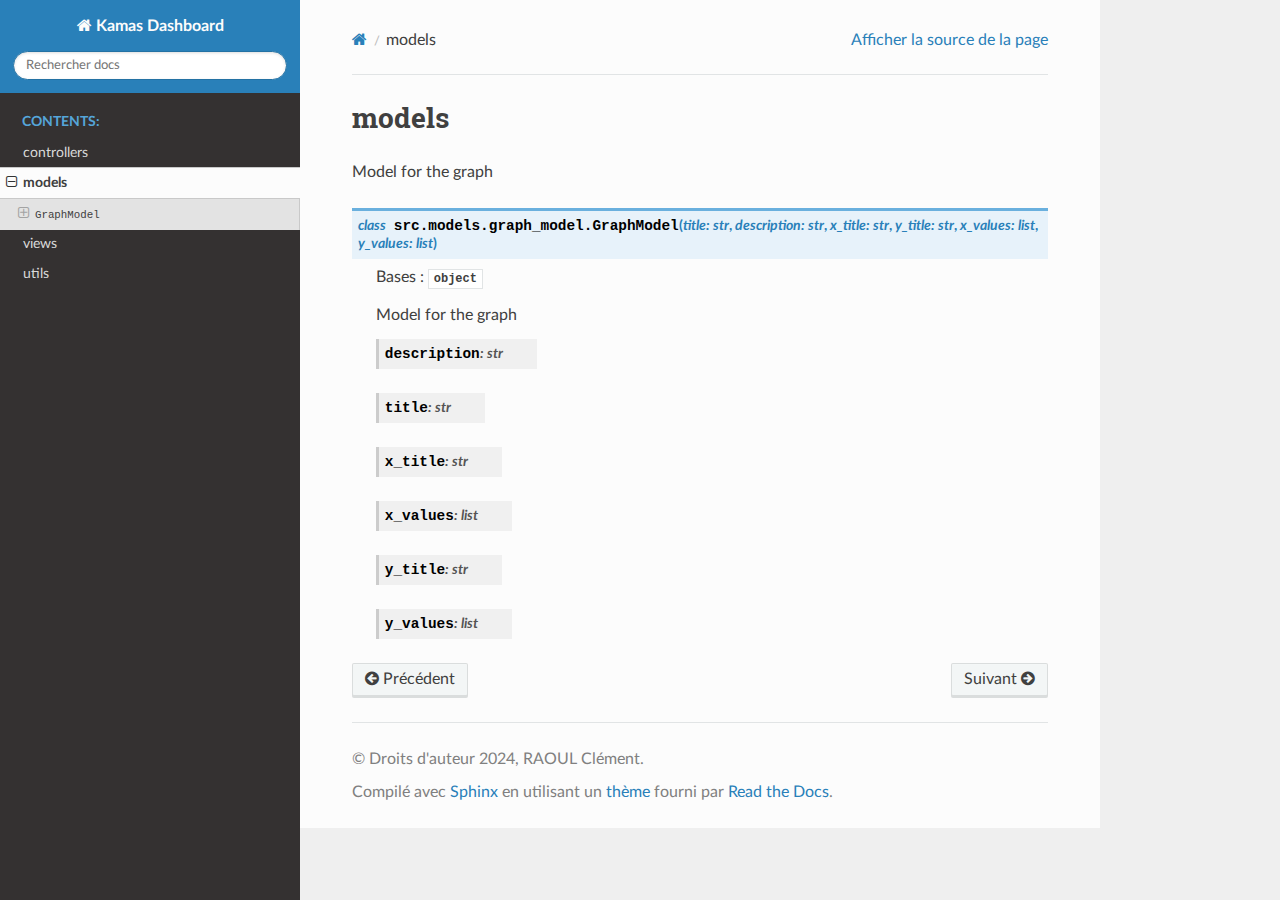
<file: doc/_build/html/models.html>
<!DOCTYPE html>
<html class="writer-html5" lang="fr" data-content_root="./">
<head>
  <meta charset="utf-8" /><meta name="viewport" content="width=device-width, initial-scale=1" />

  <meta name="viewport" content="width=device-width, initial-scale=1.0" />
  <title>models &mdash; Documentation Kamas Dashboard 0.0.1</title>
      <link rel="stylesheet" type="text/css" href="_static/pygments.css?v=80d5e7a1" />
      <link rel="stylesheet" type="text/css" href="_static/css/theme.css?v=19f00094" />

  
  <!--[if lt IE 9]>
    <script src="_static/js/html5shiv.min.js"></script>
  <![endif]-->
  
        <script src="_static/jquery.js?v=5d32c60e"></script>
        <script src="_static/_sphinx_javascript_frameworks_compat.js?v=2cd50e6c"></script>
        <script src="_static/documentation_options.js?v=5cd26065"></script>
        <script src="_static/doctools.js?v=888ff710"></script>
        <script src="_static/sphinx_highlight.js?v=dc90522c"></script>
        <script src="_static/translations.js?v=d99ca74e"></script>
    <script src="_static/js/theme.js"></script>
    <link rel="index" title="Index" href="genindex.html" />
    <link rel="search" title="Recherche" href="search.html" />
    <link rel="next" title="views" href="views.html" />
    <link rel="prev" title="controllers" href="controllers.html" /> 
</head>

<body class="wy-body-for-nav"> 
  <div class="wy-grid-for-nav">
    <nav data-toggle="wy-nav-shift" class="wy-nav-side">
      <div class="wy-side-scroll">
        <div class="wy-side-nav-search" >

          
          
          <a href="index.html" class="icon icon-home">
            Kamas Dashboard
          </a>
<div role="search">
  <form id="rtd-search-form" class="wy-form" action="search.html" method="get">
    <input type="text" name="q" placeholder="Rechercher docs" aria-label="Rechercher docs" />
    <input type="hidden" name="check_keywords" value="yes" />
    <input type="hidden" name="area" value="default" />
  </form>
</div>
        </div><div class="wy-menu wy-menu-vertical" data-spy="affix" role="navigation" aria-label="Navigation menu">
              <p class="caption" role="heading"><span class="caption-text">Contents:</span></p>
<ul class="current">
<li class="toctree-l1"><a class="reference internal" href="controllers.html">controllers</a></li>
<li class="toctree-l1 current"><a class="current reference internal" href="#">models</a><ul>
<li class="toctree-l2"><a class="reference internal" href="#src.models.graph_model.GraphModel"><code class="docutils literal notranslate"><span class="pre">GraphModel</span></code></a><ul>
<li class="toctree-l3"><a class="reference internal" href="#src.models.graph_model.GraphModel.description"><code class="docutils literal notranslate"><span class="pre">GraphModel.description</span></code></a></li>
<li class="toctree-l3"><a class="reference internal" href="#src.models.graph_model.GraphModel.title"><code class="docutils literal notranslate"><span class="pre">GraphModel.title</span></code></a></li>
<li class="toctree-l3"><a class="reference internal" href="#src.models.graph_model.GraphModel.x_title"><code class="docutils literal notranslate"><span class="pre">GraphModel.x_title</span></code></a></li>
<li class="toctree-l3"><a class="reference internal" href="#src.models.graph_model.GraphModel.x_values"><code class="docutils literal notranslate"><span class="pre">GraphModel.x_values</span></code></a></li>
<li class="toctree-l3"><a class="reference internal" href="#src.models.graph_model.GraphModel.y_title"><code class="docutils literal notranslate"><span class="pre">GraphModel.y_title</span></code></a></li>
<li class="toctree-l3"><a class="reference internal" href="#src.models.graph_model.GraphModel.y_values"><code class="docutils literal notranslate"><span class="pre">GraphModel.y_values</span></code></a></li>
</ul>
</li>
</ul>
</li>
<li class="toctree-l1"><a class="reference internal" href="views.html">views</a></li>
<li class="toctree-l1"><a class="reference internal" href="utils.html">utils</a></li>
</ul>

        </div>
      </div>
    </nav>

    <section data-toggle="wy-nav-shift" class="wy-nav-content-wrap"><nav class="wy-nav-top" aria-label="Mobile navigation menu" >
          <i data-toggle="wy-nav-top" class="fa fa-bars"></i>
          <a href="index.html">Kamas Dashboard</a>
      </nav>

      <div class="wy-nav-content">
        <div class="rst-content">
          <div role="navigation" aria-label="Page navigation">
  <ul class="wy-breadcrumbs">
      <li><a href="index.html" class="icon icon-home" aria-label="Home"></a></li>
      <li class="breadcrumb-item active">models</li>
      <li class="wy-breadcrumbs-aside">
            <a href="_sources/models.rst.txt" rel="nofollow"> Afficher la source de la page</a>
      </li>
  </ul>
  <hr/>
</div>
          <div role="main" class="document" itemscope="itemscope" itemtype="http://schema.org/Article">
           <div itemprop="articleBody">
             
  <section id="module-src.models.graph_model">
<span id="models"></span><h1>models<a class="headerlink" href="#module-src.models.graph_model" title="Link to this heading"></a></h1>
<p>Model for the graph</p>
<dl class="py class">
<dt class="sig sig-object py" id="src.models.graph_model.GraphModel">
<em class="property"><span class="pre">class</span><span class="w"> </span></em><span class="sig-prename descclassname"><span class="pre">src.models.graph_model.</span></span><span class="sig-name descname"><span class="pre">GraphModel</span></span><span class="sig-paren">(</span><em class="sig-param"><span class="n"><span class="pre">title</span></span><span class="p"><span class="pre">:</span></span><span class="w"> </span><span class="n"><span class="pre">str</span></span></em>, <em class="sig-param"><span class="n"><span class="pre">description</span></span><span class="p"><span class="pre">:</span></span><span class="w"> </span><span class="n"><span class="pre">str</span></span></em>, <em class="sig-param"><span class="n"><span class="pre">x_title</span></span><span class="p"><span class="pre">:</span></span><span class="w"> </span><span class="n"><span class="pre">str</span></span></em>, <em class="sig-param"><span class="n"><span class="pre">y_title</span></span><span class="p"><span class="pre">:</span></span><span class="w"> </span><span class="n"><span class="pre">str</span></span></em>, <em class="sig-param"><span class="n"><span class="pre">x_values</span></span><span class="p"><span class="pre">:</span></span><span class="w"> </span><span class="n"><span class="pre">list</span></span></em>, <em class="sig-param"><span class="n"><span class="pre">y_values</span></span><span class="p"><span class="pre">:</span></span><span class="w"> </span><span class="n"><span class="pre">list</span></span></em><span class="sig-paren">)</span><a class="headerlink" href="#src.models.graph_model.GraphModel" title="Link to this definition"></a></dt>
<dd><p>Bases : <code class="xref py py-class docutils literal notranslate"><span class="pre">object</span></code></p>
<p>Model for the graph</p>
<dl class="py attribute">
<dt class="sig sig-object py" id="src.models.graph_model.GraphModel.description">
<span class="sig-name descname"><span class="pre">description</span></span><em class="property"><span class="p"><span class="pre">:</span></span><span class="w"> </span><span class="pre">str</span></em><a class="headerlink" href="#src.models.graph_model.GraphModel.description" title="Link to this definition"></a></dt>
<dd></dd></dl>

<dl class="py attribute">
<dt class="sig sig-object py" id="src.models.graph_model.GraphModel.title">
<span class="sig-name descname"><span class="pre">title</span></span><em class="property"><span class="p"><span class="pre">:</span></span><span class="w"> </span><span class="pre">str</span></em><a class="headerlink" href="#src.models.graph_model.GraphModel.title" title="Link to this definition"></a></dt>
<dd></dd></dl>

<dl class="py attribute">
<dt class="sig sig-object py" id="src.models.graph_model.GraphModel.x_title">
<span class="sig-name descname"><span class="pre">x_title</span></span><em class="property"><span class="p"><span class="pre">:</span></span><span class="w"> </span><span class="pre">str</span></em><a class="headerlink" href="#src.models.graph_model.GraphModel.x_title" title="Link to this definition"></a></dt>
<dd></dd></dl>

<dl class="py attribute">
<dt class="sig sig-object py" id="src.models.graph_model.GraphModel.x_values">
<span class="sig-name descname"><span class="pre">x_values</span></span><em class="property"><span class="p"><span class="pre">:</span></span><span class="w"> </span><span class="pre">list</span></em><a class="headerlink" href="#src.models.graph_model.GraphModel.x_values" title="Link to this definition"></a></dt>
<dd></dd></dl>

<dl class="py attribute">
<dt class="sig sig-object py" id="src.models.graph_model.GraphModel.y_title">
<span class="sig-name descname"><span class="pre">y_title</span></span><em class="property"><span class="p"><span class="pre">:</span></span><span class="w"> </span><span class="pre">str</span></em><a class="headerlink" href="#src.models.graph_model.GraphModel.y_title" title="Link to this definition"></a></dt>
<dd></dd></dl>

<dl class="py attribute">
<dt class="sig sig-object py" id="src.models.graph_model.GraphModel.y_values">
<span class="sig-name descname"><span class="pre">y_values</span></span><em class="property"><span class="p"><span class="pre">:</span></span><span class="w"> </span><span class="pre">list</span></em><a class="headerlink" href="#src.models.graph_model.GraphModel.y_values" title="Link to this definition"></a></dt>
<dd></dd></dl>

</dd></dl>

</section>


           </div>
          </div>
          <footer><div class="rst-footer-buttons" role="navigation" aria-label="Pied de page">
        <a href="controllers.html" class="btn btn-neutral float-left" title="controllers" accesskey="p" rel="prev"><span class="fa fa-arrow-circle-left" aria-hidden="true"></span> Précédent</a>
        <a href="views.html" class="btn btn-neutral float-right" title="views" accesskey="n" rel="next">Suivant <span class="fa fa-arrow-circle-right" aria-hidden="true"></span></a>
    </div>

  <hr/>

  <div role="contentinfo">
    <p>&#169; Droits d'auteur 2024, RAOUL Clément.</p>
  </div>

  Compilé avec <a href="https://www.sphinx-doc.org/">Sphinx</a> en utilisant un
    <a href="https://github.com/readthedocs/sphinx_rtd_theme">thème</a>
    fourni par <a href="https://readthedocs.org">Read the Docs</a>.
   

</footer>
        </div>
      </div>
    </section>
  </div>
  <script>
      jQuery(function () {
          SphinxRtdTheme.Navigation.enable(true);
      });
  </script> 

</body>
</html>
</file>
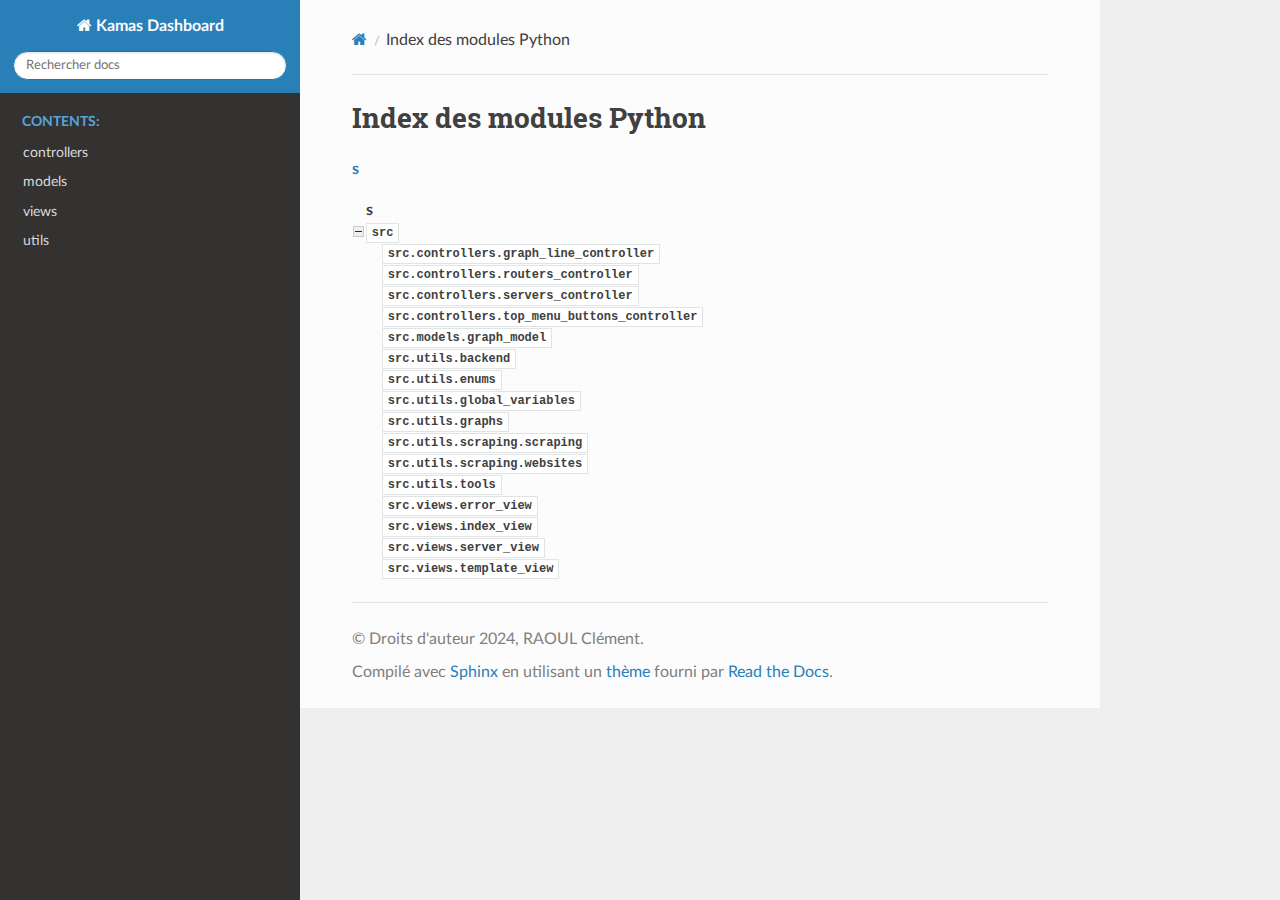
<file: doc/_build/html/py-modindex.html>
<!DOCTYPE html>
<html class="writer-html5" lang="fr" data-content_root="./">
<head>
  <meta charset="utf-8" />
  <meta name="viewport" content="width=device-width, initial-scale=1.0" />
  <title>Index des modules Python &mdash; Documentation Kamas Dashboard 0.0.1</title>
      <link rel="stylesheet" type="text/css" href="_static/pygments.css?v=80d5e7a1" />
      <link rel="stylesheet" type="text/css" href="_static/css/theme.css?v=19f00094" />

  
  <!--[if lt IE 9]>
    <script src="_static/js/html5shiv.min.js"></script>
  <![endif]-->
  
        <script src="_static/jquery.js?v=5d32c60e"></script>
        <script src="_static/_sphinx_javascript_frameworks_compat.js?v=2cd50e6c"></script>
        <script src="_static/documentation_options.js?v=5cd26065"></script>
        <script src="_static/doctools.js?v=888ff710"></script>
        <script src="_static/sphinx_highlight.js?v=dc90522c"></script>
        <script src="_static/translations.js?v=d99ca74e"></script>
    <script src="_static/js/theme.js"></script>
    <link rel="index" title="Index" href="genindex.html" />
    <link rel="search" title="Recherche" href="search.html" />
 


</head>

<body class="wy-body-for-nav"> 
  <div class="wy-grid-for-nav">
    <nav data-toggle="wy-nav-shift" class="wy-nav-side">
      <div class="wy-side-scroll">
        <div class="wy-side-nav-search" >

          
          
          <a href="index.html" class="icon icon-home">
            Kamas Dashboard
          </a>
<div role="search">
  <form id="rtd-search-form" class="wy-form" action="search.html" method="get">
    <input type="text" name="q" placeholder="Rechercher docs" aria-label="Rechercher docs" />
    <input type="hidden" name="check_keywords" value="yes" />
    <input type="hidden" name="area" value="default" />
  </form>
</div>
        </div><div class="wy-menu wy-menu-vertical" data-spy="affix" role="navigation" aria-label="Navigation menu">
              <p class="caption" role="heading"><span class="caption-text">Contents:</span></p>
<ul>
<li class="toctree-l1"><a class="reference internal" href="controllers.html">controllers</a></li>
<li class="toctree-l1"><a class="reference internal" href="models.html">models</a></li>
<li class="toctree-l1"><a class="reference internal" href="views.html">views</a></li>
<li class="toctree-l1"><a class="reference internal" href="utils.html">utils</a></li>
</ul>

        </div>
      </div>
    </nav>

    <section data-toggle="wy-nav-shift" class="wy-nav-content-wrap"><nav class="wy-nav-top" aria-label="Mobile navigation menu" >
          <i data-toggle="wy-nav-top" class="fa fa-bars"></i>
          <a href="index.html">Kamas Dashboard</a>
      </nav>

      <div class="wy-nav-content">
        <div class="rst-content">
          <div role="navigation" aria-label="Page navigation">
  <ul class="wy-breadcrumbs">
      <li><a href="index.html" class="icon icon-home" aria-label="Home"></a></li>
      <li class="breadcrumb-item active">Index des modules Python</li>
      <li class="wy-breadcrumbs-aside">
      </li>
  </ul>
  <hr/>
</div>
          <div role="main" class="document" itemscope="itemscope" itemtype="http://schema.org/Article">
           <div itemprop="articleBody">
             

   <h1>Index des modules Python</h1>

   <div class="modindex-jumpbox">
   <a href="#cap-s"><strong>s</strong></a>
   </div>

   <table class="indextable modindextable">
     <tr class="pcap"><td></td><td>&#160;</td><td></td></tr>
     <tr class="cap" id="cap-s"><td></td><td>
       <strong>s</strong></td><td></td></tr>
     <tr>
       <td><img src="_static/minus.png" class="toggler"
              id="toggle-1" style="display: none" alt="-" /></td>
       <td>
       <code class="xref">src</code></td><td>
       <em></em></td></tr>
     <tr class="cg-1">
       <td></td>
       <td>&#160;&#160;&#160;
       <a href="controllers.html#module-src.controllers.graph_line_controller"><code class="xref">src.controllers.graph_line_controller</code></a></td><td>
       <em></em></td></tr>
     <tr class="cg-1">
       <td></td>
       <td>&#160;&#160;&#160;
       <a href="controllers.html#module-src.controllers.routers_controller"><code class="xref">src.controllers.routers_controller</code></a></td><td>
       <em></em></td></tr>
     <tr class="cg-1">
       <td></td>
       <td>&#160;&#160;&#160;
       <a href="controllers.html#module-src.controllers.servers_controller"><code class="xref">src.controllers.servers_controller</code></a></td><td>
       <em></em></td></tr>
     <tr class="cg-1">
       <td></td>
       <td>&#160;&#160;&#160;
       <a href="controllers.html#module-src.controllers.top_menu_buttons_controller"><code class="xref">src.controllers.top_menu_buttons_controller</code></a></td><td>
       <em></em></td></tr>
     <tr class="cg-1">
       <td></td>
       <td>&#160;&#160;&#160;
       <a href="models.html#module-src.models.graph_model"><code class="xref">src.models.graph_model</code></a></td><td>
       <em></em></td></tr>
     <tr class="cg-1">
       <td></td>
       <td>&#160;&#160;&#160;
       <a href="utils.html#module-src.utils.backend"><code class="xref">src.utils.backend</code></a></td><td>
       <em></em></td></tr>
     <tr class="cg-1">
       <td></td>
       <td>&#160;&#160;&#160;
       <a href="utils.html#module-src.utils.enums"><code class="xref">src.utils.enums</code></a></td><td>
       <em></em></td></tr>
     <tr class="cg-1">
       <td></td>
       <td>&#160;&#160;&#160;
       <a href="utils.html#module-src.utils.global_variables"><code class="xref">src.utils.global_variables</code></a></td><td>
       <em></em></td></tr>
     <tr class="cg-1">
       <td></td>
       <td>&#160;&#160;&#160;
       <a href="utils.html#module-src.utils.graphs"><code class="xref">src.utils.graphs</code></a></td><td>
       <em></em></td></tr>
     <tr class="cg-1">
       <td></td>
       <td>&#160;&#160;&#160;
       <a href="utils.html#module-src.utils.scraping.scraping"><code class="xref">src.utils.scraping.scraping</code></a></td><td>
       <em></em></td></tr>
     <tr class="cg-1">
       <td></td>
       <td>&#160;&#160;&#160;
       <a href="utils.html#module-src.utils.scraping.websites"><code class="xref">src.utils.scraping.websites</code></a></td><td>
       <em></em></td></tr>
     <tr class="cg-1">
       <td></td>
       <td>&#160;&#160;&#160;
       <a href="utils.html#module-src.utils.tools"><code class="xref">src.utils.tools</code></a></td><td>
       <em></em></td></tr>
     <tr class="cg-1">
       <td></td>
       <td>&#160;&#160;&#160;
       <a href="views.html#module-src.views.error_view"><code class="xref">src.views.error_view</code></a></td><td>
       <em></em></td></tr>
     <tr class="cg-1">
       <td></td>
       <td>&#160;&#160;&#160;
       <a href="views.html#module-src.views.index_view"><code class="xref">src.views.index_view</code></a></td><td>
       <em></em></td></tr>
     <tr class="cg-1">
       <td></td>
       <td>&#160;&#160;&#160;
       <a href="views.html#module-src.views.server_view"><code class="xref">src.views.server_view</code></a></td><td>
       <em></em></td></tr>
     <tr class="cg-1">
       <td></td>
       <td>&#160;&#160;&#160;
       <a href="views.html#module-src.views.template_view"><code class="xref">src.views.template_view</code></a></td><td>
       <em></em></td></tr>
   </table>


           </div>
          </div>
          <footer>

  <hr/>

  <div role="contentinfo">
    <p>&#169; Droits d'auteur 2024, RAOUL Clément.</p>
  </div>

  Compilé avec <a href="https://www.sphinx-doc.org/">Sphinx</a> en utilisant un
    <a href="https://github.com/readthedocs/sphinx_rtd_theme">thème</a>
    fourni par <a href="https://readthedocs.org">Read the Docs</a>.
   

</footer>
        </div>
      </div>
    </section>
  </div>
  <script>
      jQuery(function () {
          SphinxRtdTheme.Navigation.enable(true);
      });
  </script> 

</body>
</html>
</file>
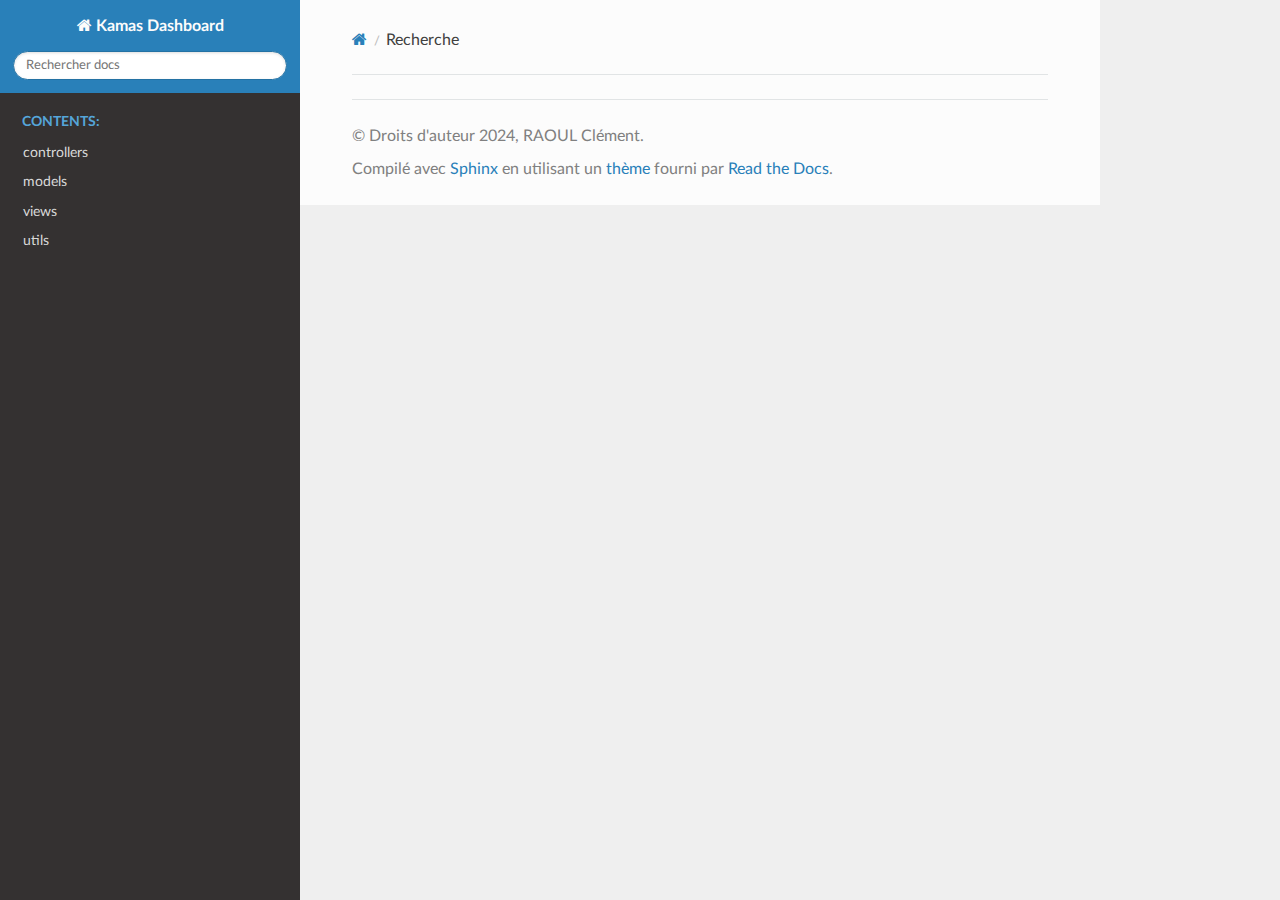
<file: doc/_build/html/search.html>
<!DOCTYPE html>
<html class="writer-html5" lang="fr" data-content_root="./">
<head>
  <meta charset="utf-8" />
  <meta name="viewport" content="width=device-width, initial-scale=1.0" />
  <title>Recherche &mdash; Documentation Kamas Dashboard 0.0.1</title>
      <link rel="stylesheet" type="text/css" href="_static/pygments.css?v=80d5e7a1" />
      <link rel="stylesheet" type="text/css" href="_static/css/theme.css?v=19f00094" />

  
    
  <!--[if lt IE 9]>
    <script src="_static/js/html5shiv.min.js"></script>
  <![endif]-->
  
        <script src="_static/jquery.js?v=5d32c60e"></script>
        <script src="_static/_sphinx_javascript_frameworks_compat.js?v=2cd50e6c"></script>
        <script src="_static/documentation_options.js?v=5cd26065"></script>
        <script src="_static/doctools.js?v=888ff710"></script>
        <script src="_static/sphinx_highlight.js?v=dc90522c"></script>
        <script src="_static/translations.js?v=d99ca74e"></script>
    <script src="_static/js/theme.js"></script>
    <script src="_static/searchtools.js"></script>
    <script src="_static/language_data.js"></script>
    <link rel="index" title="Index" href="genindex.html" />
    <link rel="search" title="Recherche" href="#" /> 
</head>

<body class="wy-body-for-nav"> 
  <div class="wy-grid-for-nav">
    <nav data-toggle="wy-nav-shift" class="wy-nav-side">
      <div class="wy-side-scroll">
        <div class="wy-side-nav-search" >

          
          
          <a href="index.html" class="icon icon-home">
            Kamas Dashboard
          </a>
<div role="search">
  <form id="rtd-search-form" class="wy-form" action="#" method="get">
    <input type="text" name="q" placeholder="Rechercher docs" aria-label="Rechercher docs" />
    <input type="hidden" name="check_keywords" value="yes" />
    <input type="hidden" name="area" value="default" />
  </form>
</div>
        </div><div class="wy-menu wy-menu-vertical" data-spy="affix" role="navigation" aria-label="Navigation menu">
              <p class="caption" role="heading"><span class="caption-text">Contents:</span></p>
<ul>
<li class="toctree-l1"><a class="reference internal" href="controllers.html">controllers</a></li>
<li class="toctree-l1"><a class="reference internal" href="models.html">models</a></li>
<li class="toctree-l1"><a class="reference internal" href="views.html">views</a></li>
<li class="toctree-l1"><a class="reference internal" href="utils.html">utils</a></li>
</ul>

        </div>
      </div>
    </nav>

    <section data-toggle="wy-nav-shift" class="wy-nav-content-wrap"><nav class="wy-nav-top" aria-label="Mobile navigation menu" >
          <i data-toggle="wy-nav-top" class="fa fa-bars"></i>
          <a href="index.html">Kamas Dashboard</a>
      </nav>

      <div class="wy-nav-content">
        <div class="rst-content">
          <div role="navigation" aria-label="Page navigation">
  <ul class="wy-breadcrumbs">
      <li><a href="index.html" class="icon icon-home" aria-label="Home"></a></li>
      <li class="breadcrumb-item active">Recherche</li>
      <li class="wy-breadcrumbs-aside">
      </li>
  </ul>
  <hr/>
</div>
          <div role="main" class="document" itemscope="itemscope" itemtype="http://schema.org/Article">
           <div itemprop="articleBody">
             
  <noscript>
  <div id="fallback" class="admonition warning">
    <p class="last">
      Activez JavaScript pour accéder à la fonction de recherche.
    </p>
  </div>
  </noscript>

  
  <div id="search-results">
  
  </div>

           </div>
          </div>
          <footer>

  <hr/>

  <div role="contentinfo">
    <p>&#169; Droits d'auteur 2024, RAOUL Clément.</p>
  </div>

  Compilé avec <a href="https://www.sphinx-doc.org/">Sphinx</a> en utilisant un
    <a href="https://github.com/readthedocs/sphinx_rtd_theme">thème</a>
    fourni par <a href="https://readthedocs.org">Read the Docs</a>.
   

</footer>
        </div>
      </div>
    </section>
  </div>
  <script>
      jQuery(function () {
          SphinxRtdTheme.Navigation.enable(true);
      });
  </script>
  <script>
    jQuery(function() { Search.loadIndex("searchindex.js"); });
  </script>
  
  <script id="searchindexloader"></script>
   


</body>
</html>
</file>
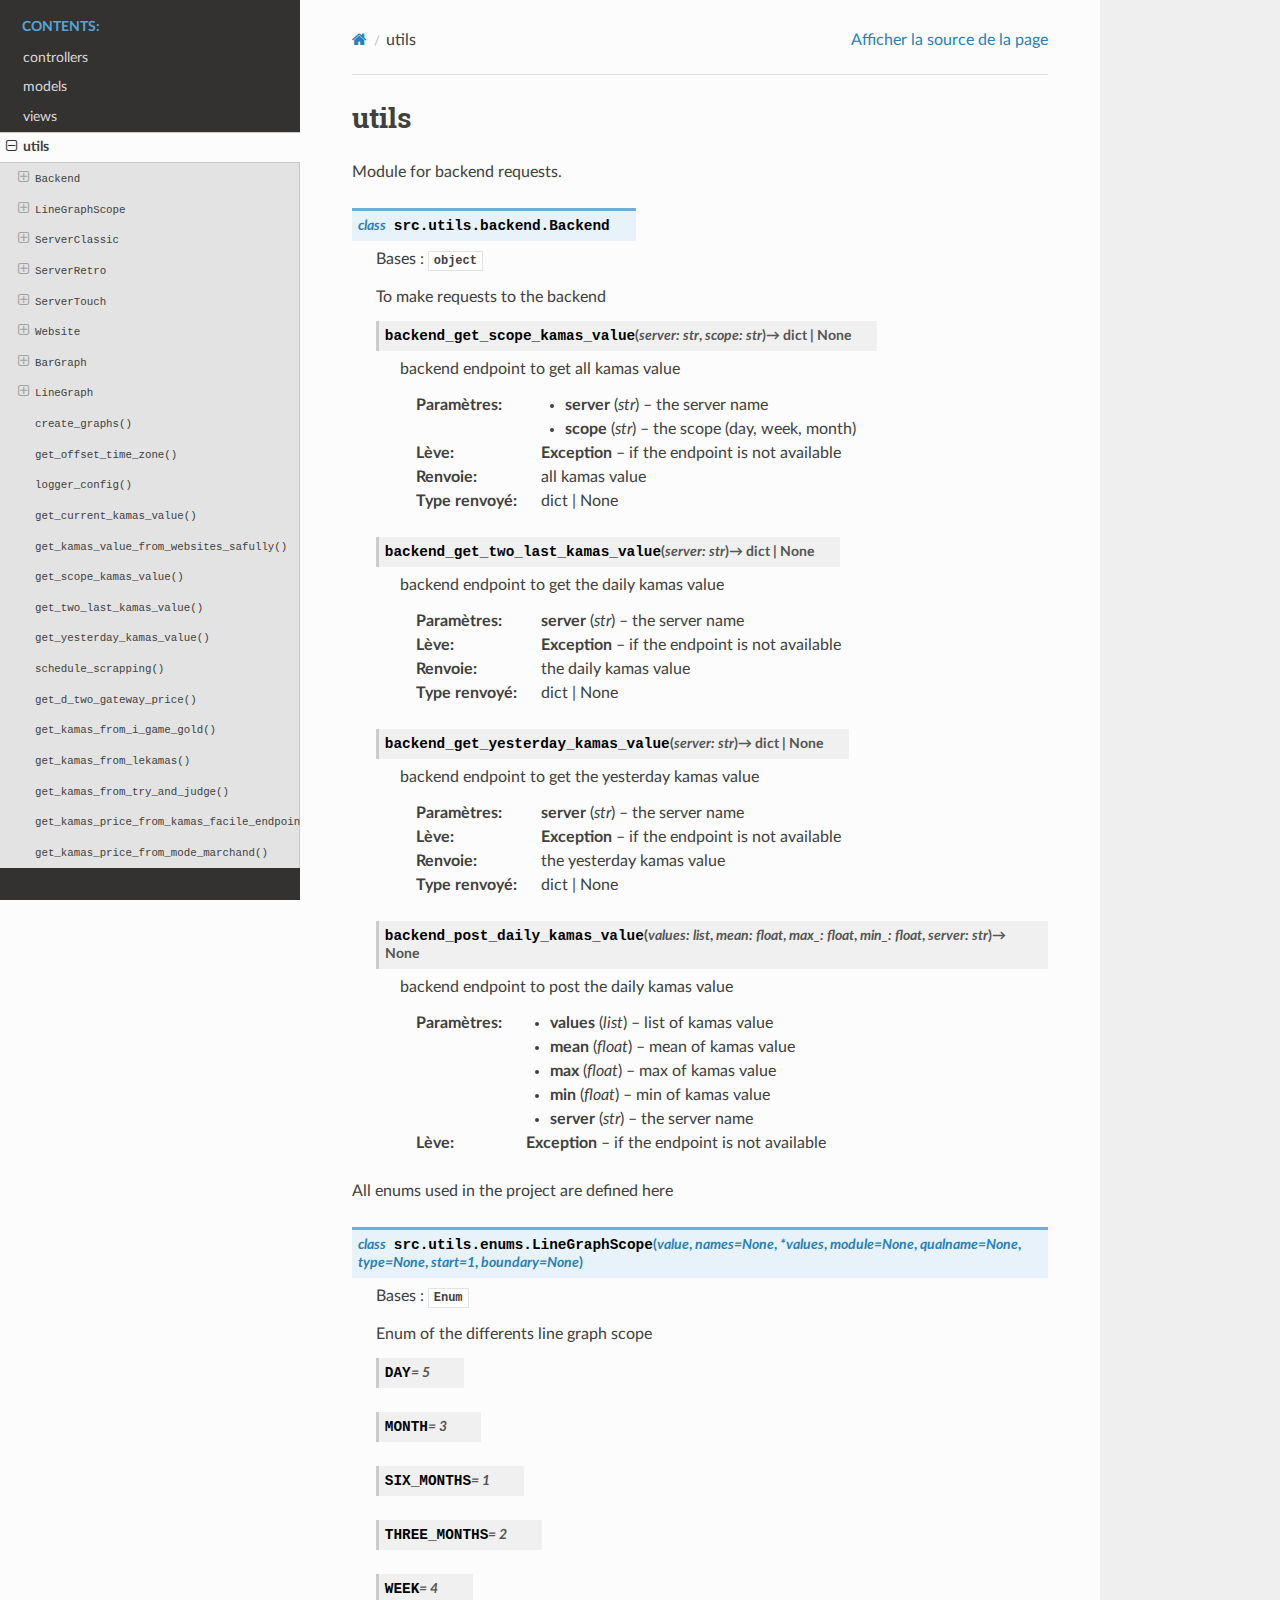
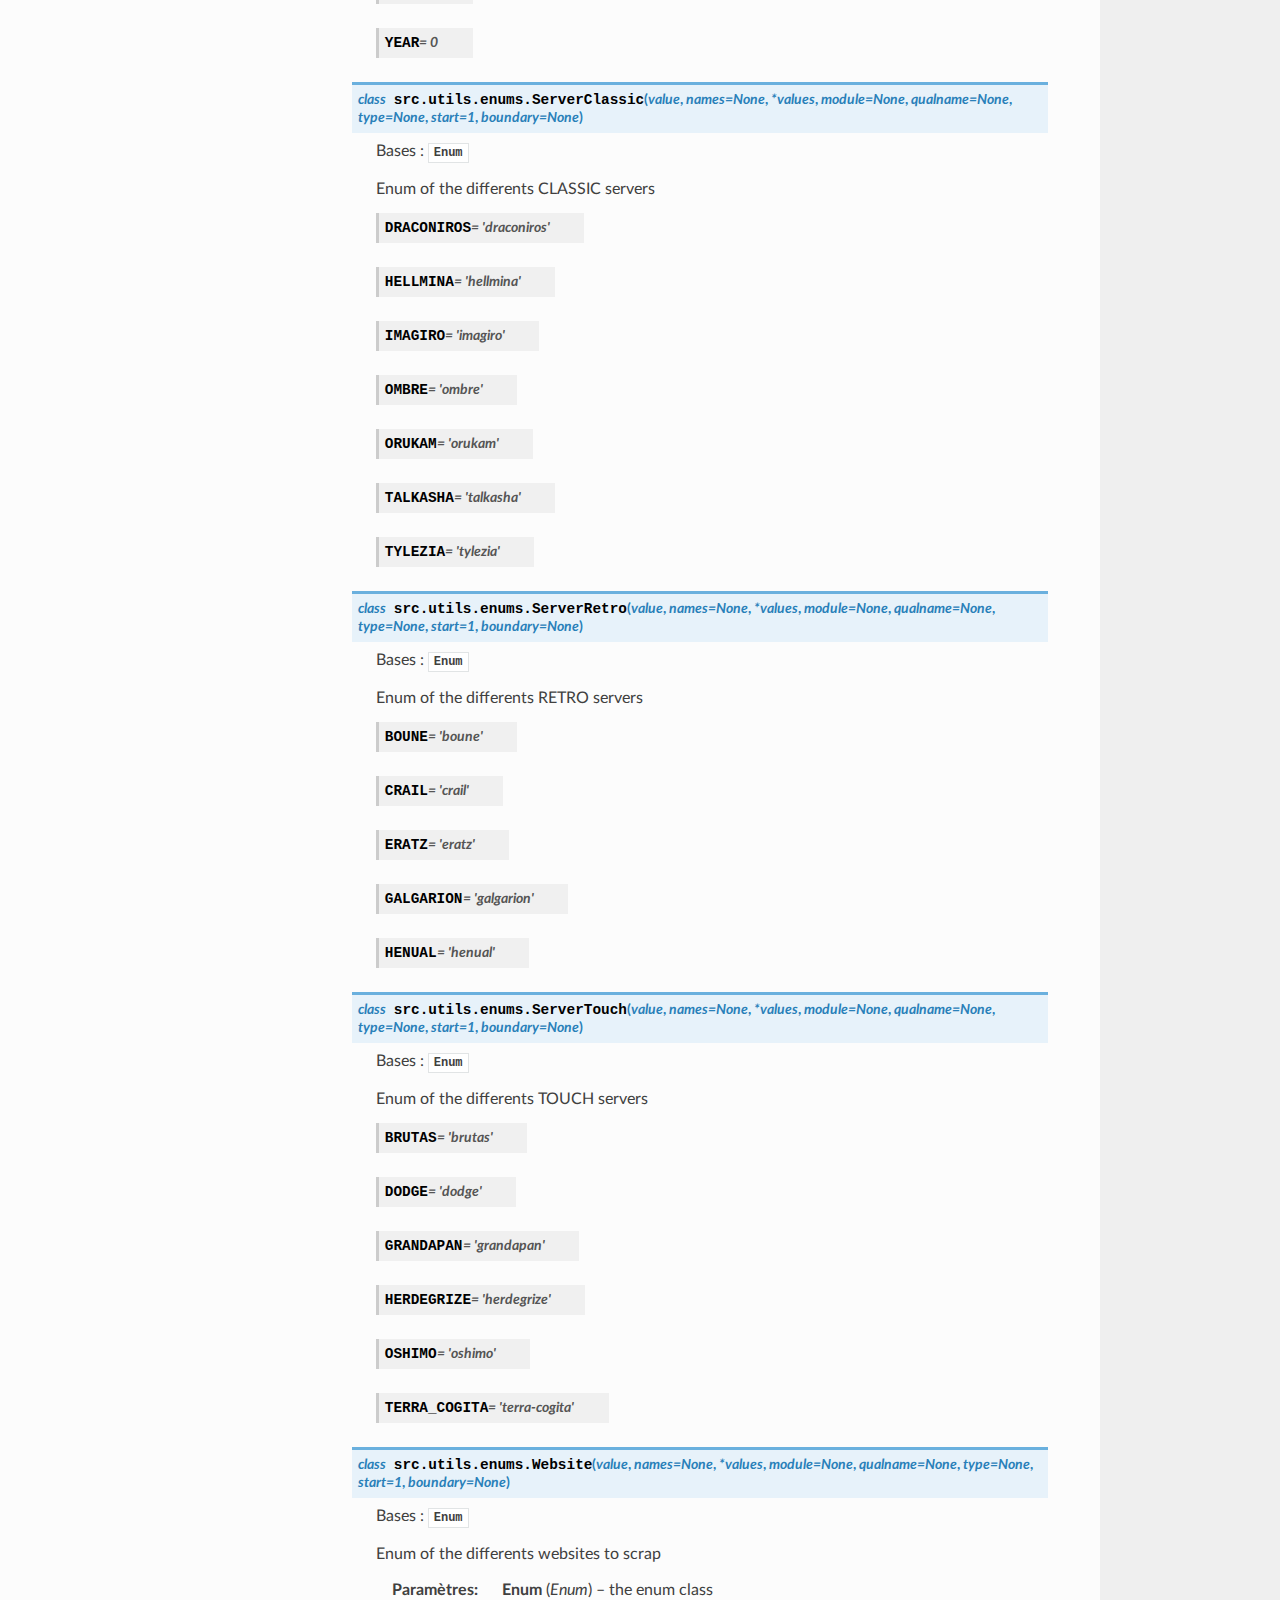
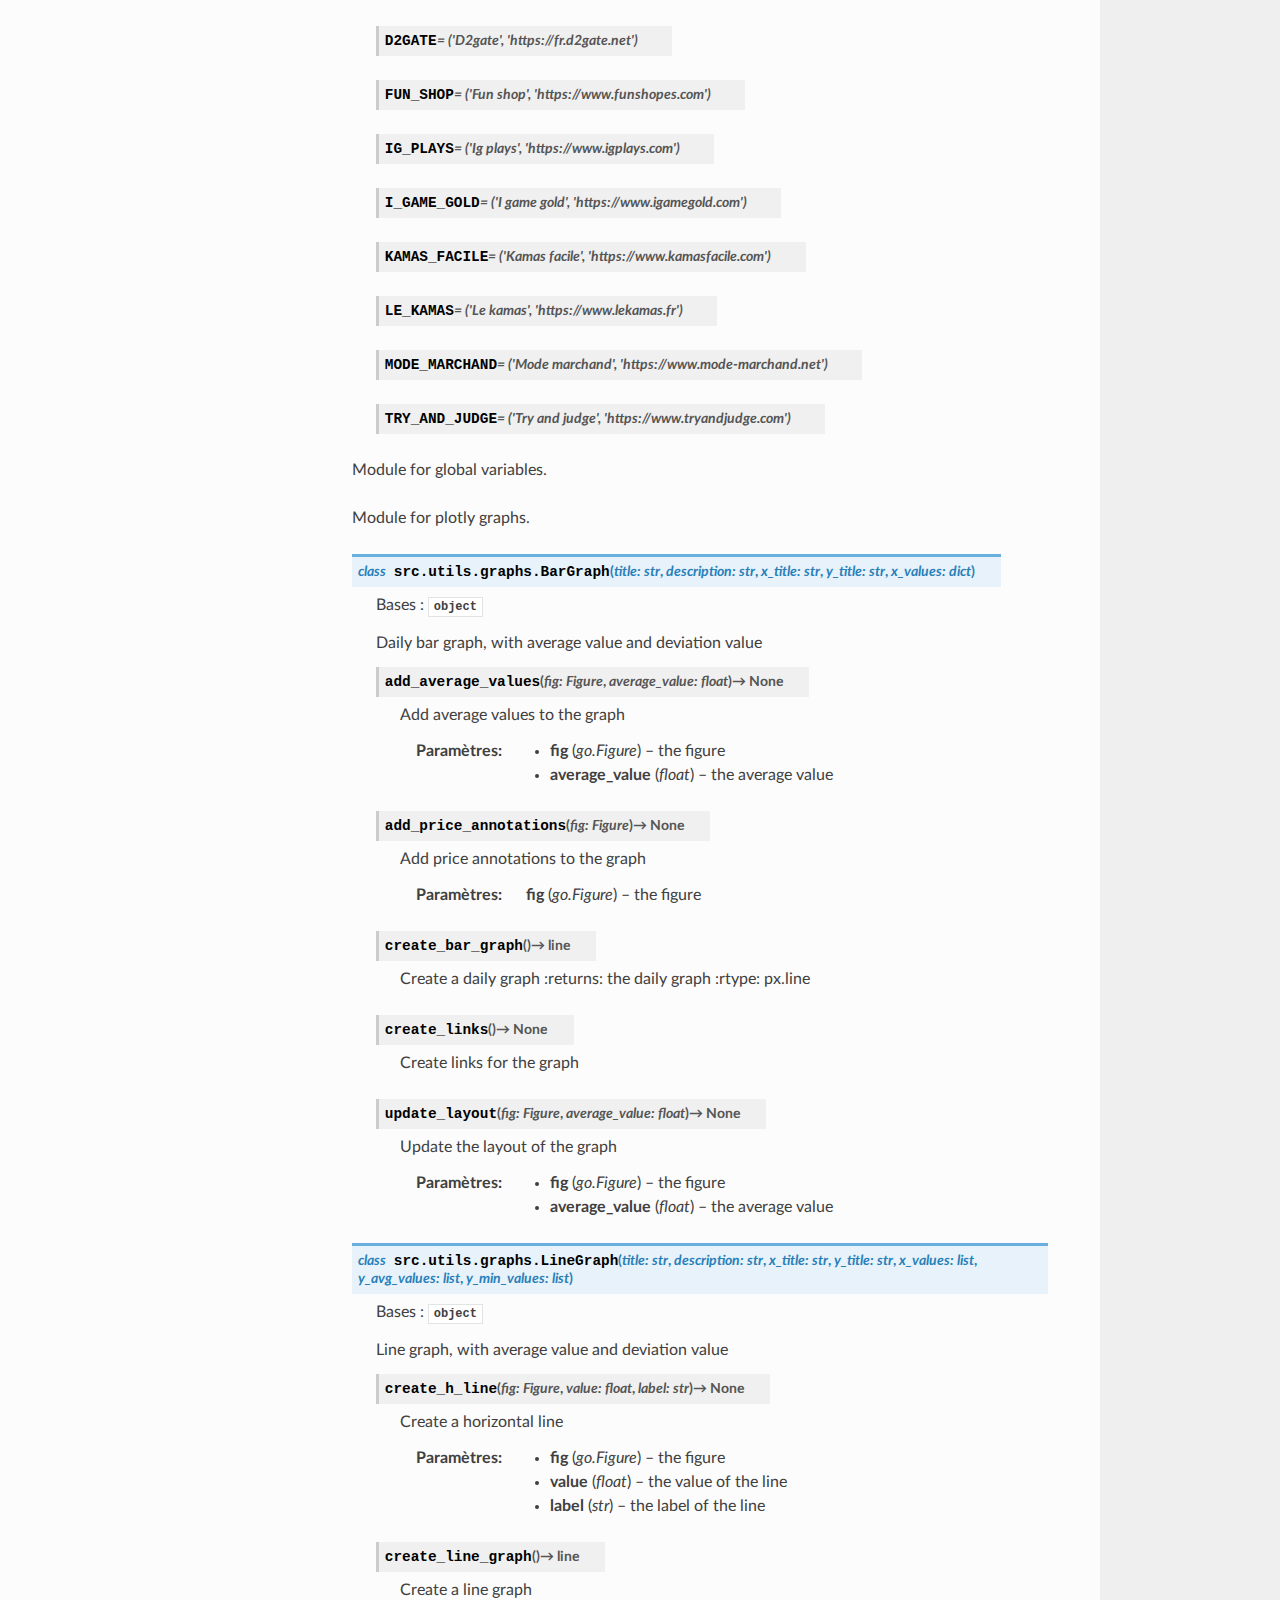
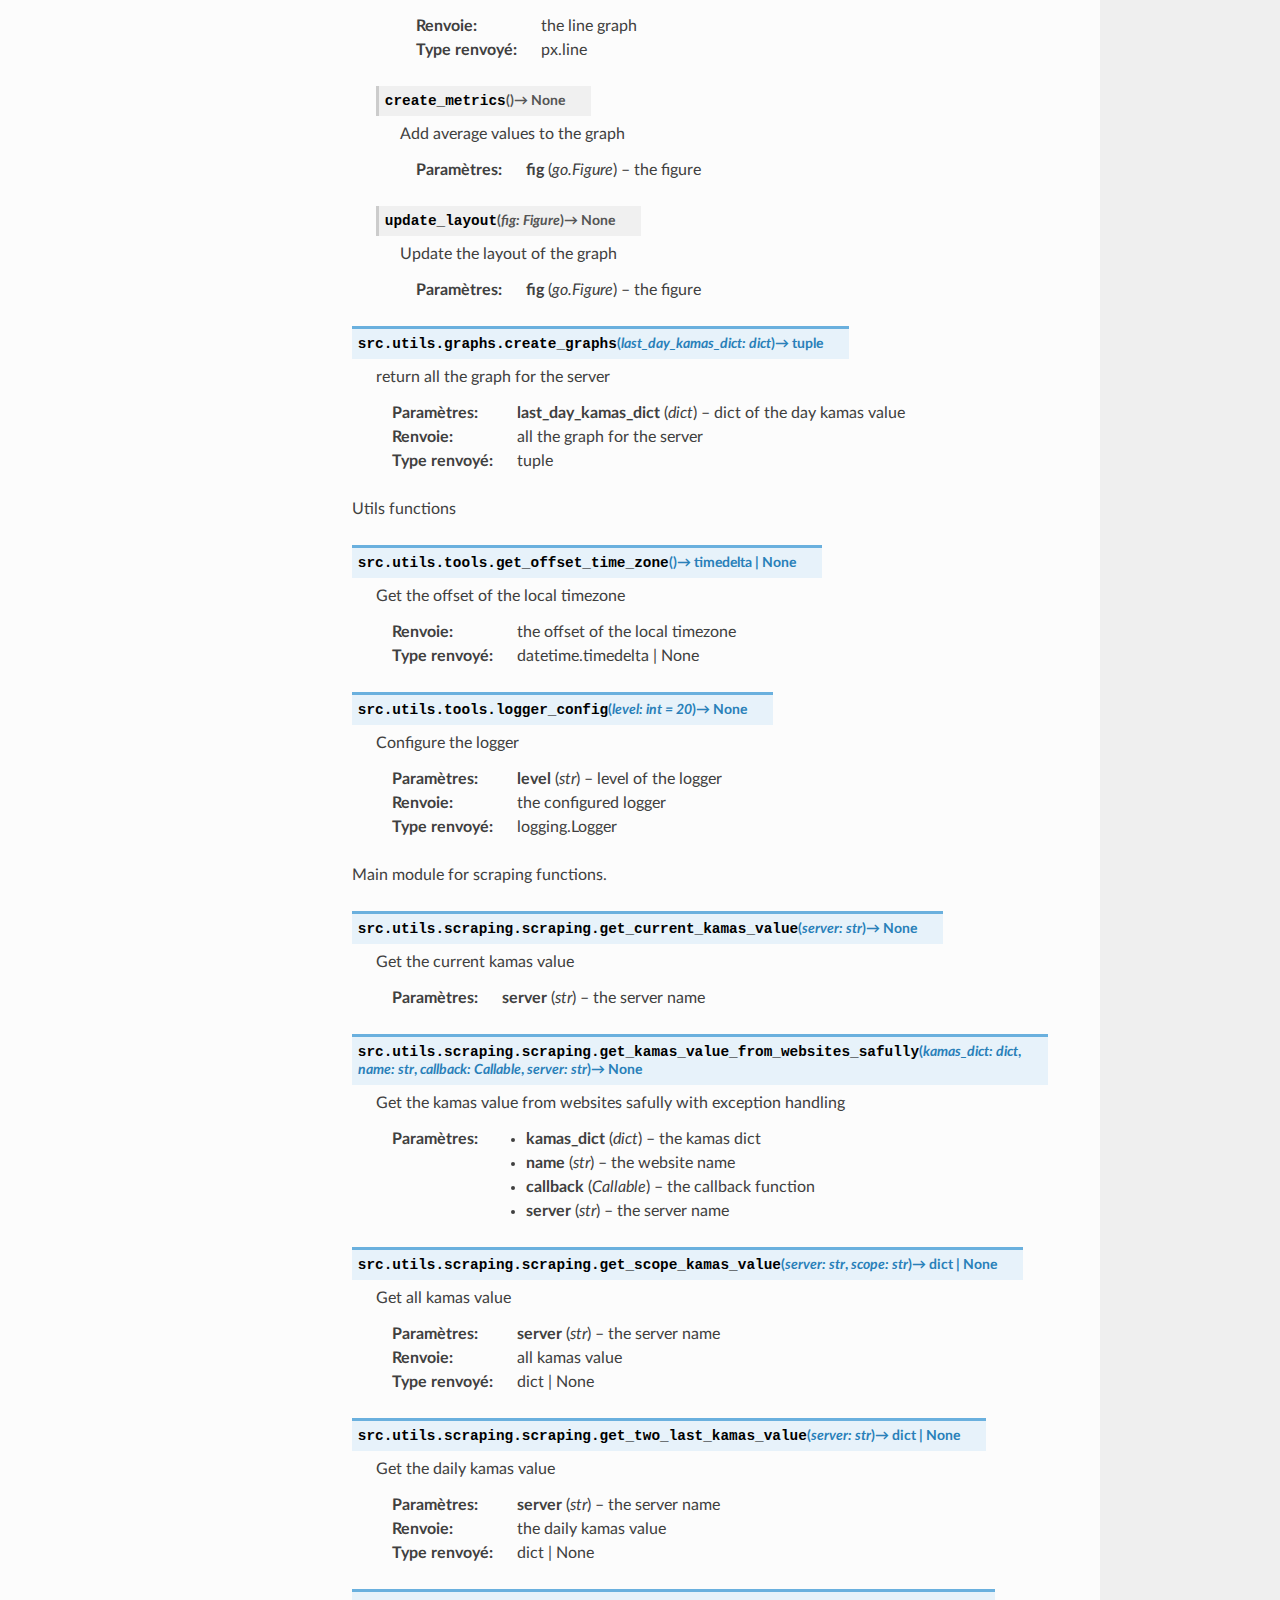
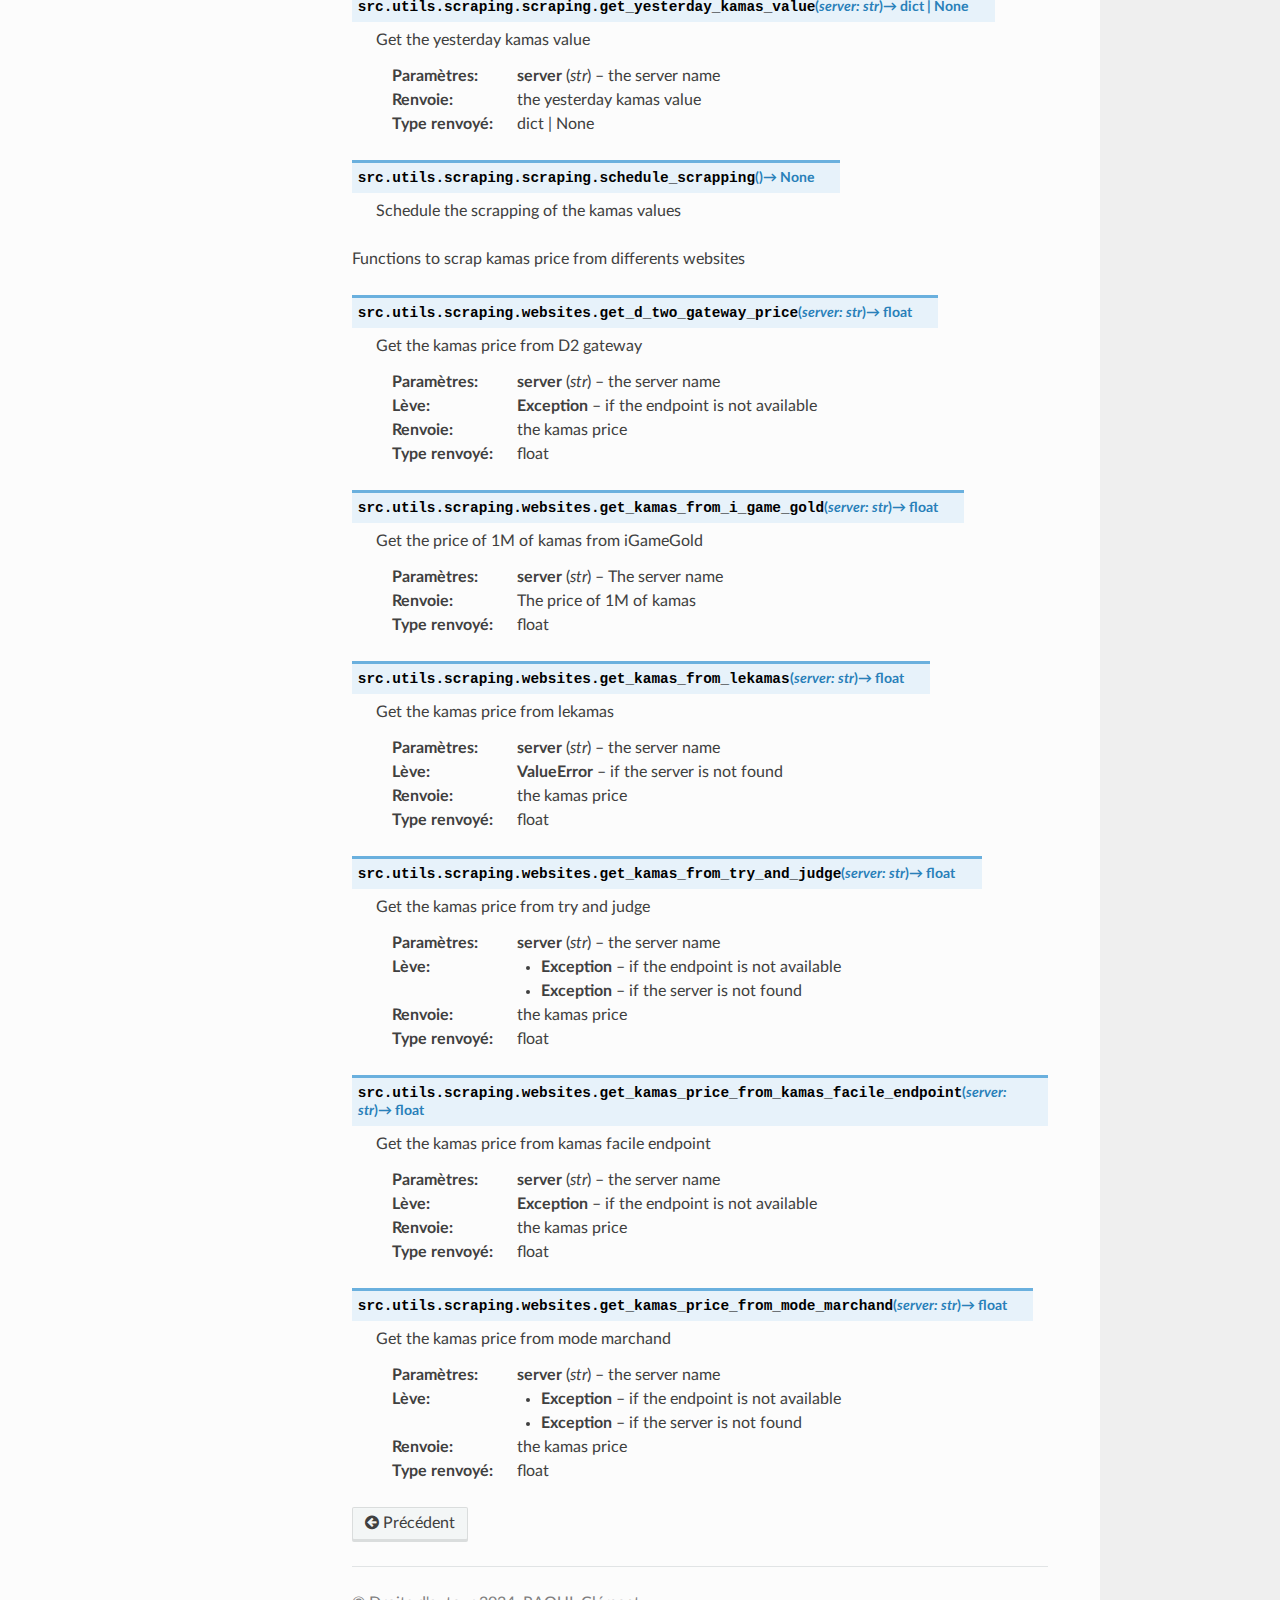
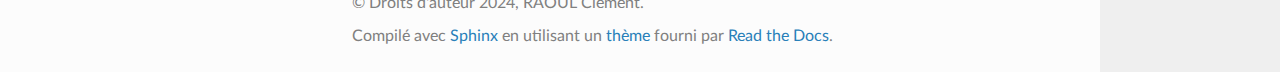
<file: doc/_build/html/utils.html>
<!DOCTYPE html>
<html class="writer-html5" lang="fr" data-content_root="./">
<head>
  <meta charset="utf-8" /><meta name="viewport" content="width=device-width, initial-scale=1" />

  <meta name="viewport" content="width=device-width, initial-scale=1.0" />
  <title>utils &mdash; Documentation Kamas Dashboard 0.0.1</title>
      <link rel="stylesheet" type="text/css" href="_static/pygments.css?v=80d5e7a1" />
      <link rel="stylesheet" type="text/css" href="_static/css/theme.css?v=19f00094" />

  
  <!--[if lt IE 9]>
    <script src="_static/js/html5shiv.min.js"></script>
  <![endif]-->
  
        <script src="_static/jquery.js?v=5d32c60e"></script>
        <script src="_static/_sphinx_javascript_frameworks_compat.js?v=2cd50e6c"></script>
        <script src="_static/documentation_options.js?v=5cd26065"></script>
        <script src="_static/doctools.js?v=888ff710"></script>
        <script src="_static/sphinx_highlight.js?v=dc90522c"></script>
        <script src="_static/translations.js?v=d99ca74e"></script>
    <script src="_static/js/theme.js"></script>
    <link rel="index" title="Index" href="genindex.html" />
    <link rel="search" title="Recherche" href="search.html" />
    <link rel="prev" title="views" href="views.html" /> 
</head>

<body class="wy-body-for-nav"> 
  <div class="wy-grid-for-nav">
    <nav data-toggle="wy-nav-shift" class="wy-nav-side">
      <div class="wy-side-scroll">
        <div class="wy-side-nav-search" >

          
          
          <a href="index.html" class="icon icon-home">
            Kamas Dashboard
          </a>
<div role="search">
  <form id="rtd-search-form" class="wy-form" action="search.html" method="get">
    <input type="text" name="q" placeholder="Rechercher docs" aria-label="Rechercher docs" />
    <input type="hidden" name="check_keywords" value="yes" />
    <input type="hidden" name="area" value="default" />
  </form>
</div>
        </div><div class="wy-menu wy-menu-vertical" data-spy="affix" role="navigation" aria-label="Navigation menu">
              <p class="caption" role="heading"><span class="caption-text">Contents:</span></p>
<ul class="current">
<li class="toctree-l1"><a class="reference internal" href="controllers.html">controllers</a></li>
<li class="toctree-l1"><a class="reference internal" href="models.html">models</a></li>
<li class="toctree-l1"><a class="reference internal" href="views.html">views</a></li>
<li class="toctree-l1 current"><a class="current reference internal" href="#">utils</a><ul>
<li class="toctree-l2"><a class="reference internal" href="#src.utils.backend.Backend"><code class="docutils literal notranslate"><span class="pre">Backend</span></code></a><ul>
<li class="toctree-l3"><a class="reference internal" href="#src.utils.backend.Backend.backend_get_scope_kamas_value"><code class="docutils literal notranslate"><span class="pre">Backend.backend_get_scope_kamas_value()</span></code></a></li>
<li class="toctree-l3"><a class="reference internal" href="#src.utils.backend.Backend.backend_get_two_last_kamas_value"><code class="docutils literal notranslate"><span class="pre">Backend.backend_get_two_last_kamas_value()</span></code></a></li>
<li class="toctree-l3"><a class="reference internal" href="#src.utils.backend.Backend.backend_get_yesterday_kamas_value"><code class="docutils literal notranslate"><span class="pre">Backend.backend_get_yesterday_kamas_value()</span></code></a></li>
<li class="toctree-l3"><a class="reference internal" href="#src.utils.backend.Backend.backend_post_daily_kamas_value"><code class="docutils literal notranslate"><span class="pre">Backend.backend_post_daily_kamas_value()</span></code></a></li>
</ul>
</li>
<li class="toctree-l2"><a class="reference internal" href="#src.utils.enums.LineGraphScope"><code class="docutils literal notranslate"><span class="pre">LineGraphScope</span></code></a><ul>
<li class="toctree-l3"><a class="reference internal" href="#src.utils.enums.LineGraphScope.DAY"><code class="docutils literal notranslate"><span class="pre">LineGraphScope.DAY</span></code></a></li>
<li class="toctree-l3"><a class="reference internal" href="#src.utils.enums.LineGraphScope.MONTH"><code class="docutils literal notranslate"><span class="pre">LineGraphScope.MONTH</span></code></a></li>
<li class="toctree-l3"><a class="reference internal" href="#src.utils.enums.LineGraphScope.SIX_MONTHS"><code class="docutils literal notranslate"><span class="pre">LineGraphScope.SIX_MONTHS</span></code></a></li>
<li class="toctree-l3"><a class="reference internal" href="#src.utils.enums.LineGraphScope.THREE_MONTHS"><code class="docutils literal notranslate"><span class="pre">LineGraphScope.THREE_MONTHS</span></code></a></li>
<li class="toctree-l3"><a class="reference internal" href="#src.utils.enums.LineGraphScope.WEEK"><code class="docutils literal notranslate"><span class="pre">LineGraphScope.WEEK</span></code></a></li>
<li class="toctree-l3"><a class="reference internal" href="#src.utils.enums.LineGraphScope.YEAR"><code class="docutils literal notranslate"><span class="pre">LineGraphScope.YEAR</span></code></a></li>
</ul>
</li>
<li class="toctree-l2"><a class="reference internal" href="#src.utils.enums.ServerClassic"><code class="docutils literal notranslate"><span class="pre">ServerClassic</span></code></a><ul>
<li class="toctree-l3"><a class="reference internal" href="#src.utils.enums.ServerClassic.DRACONIROS"><code class="docutils literal notranslate"><span class="pre">ServerClassic.DRACONIROS</span></code></a></li>
<li class="toctree-l3"><a class="reference internal" href="#src.utils.enums.ServerClassic.HELLMINA"><code class="docutils literal notranslate"><span class="pre">ServerClassic.HELLMINA</span></code></a></li>
<li class="toctree-l3"><a class="reference internal" href="#src.utils.enums.ServerClassic.IMAGIRO"><code class="docutils literal notranslate"><span class="pre">ServerClassic.IMAGIRO</span></code></a></li>
<li class="toctree-l3"><a class="reference internal" href="#src.utils.enums.ServerClassic.OMBRE"><code class="docutils literal notranslate"><span class="pre">ServerClassic.OMBRE</span></code></a></li>
<li class="toctree-l3"><a class="reference internal" href="#src.utils.enums.ServerClassic.ORUKAM"><code class="docutils literal notranslate"><span class="pre">ServerClassic.ORUKAM</span></code></a></li>
<li class="toctree-l3"><a class="reference internal" href="#src.utils.enums.ServerClassic.TALKASHA"><code class="docutils literal notranslate"><span class="pre">ServerClassic.TALKASHA</span></code></a></li>
<li class="toctree-l3"><a class="reference internal" href="#src.utils.enums.ServerClassic.TYLEZIA"><code class="docutils literal notranslate"><span class="pre">ServerClassic.TYLEZIA</span></code></a></li>
</ul>
</li>
<li class="toctree-l2"><a class="reference internal" href="#src.utils.enums.ServerRetro"><code class="docutils literal notranslate"><span class="pre">ServerRetro</span></code></a><ul>
<li class="toctree-l3"><a class="reference internal" href="#src.utils.enums.ServerRetro.BOUNE"><code class="docutils literal notranslate"><span class="pre">ServerRetro.BOUNE</span></code></a></li>
<li class="toctree-l3"><a class="reference internal" href="#src.utils.enums.ServerRetro.CRAIL"><code class="docutils literal notranslate"><span class="pre">ServerRetro.CRAIL</span></code></a></li>
<li class="toctree-l3"><a class="reference internal" href="#src.utils.enums.ServerRetro.ERATZ"><code class="docutils literal notranslate"><span class="pre">ServerRetro.ERATZ</span></code></a></li>
<li class="toctree-l3"><a class="reference internal" href="#src.utils.enums.ServerRetro.GALGARION"><code class="docutils literal notranslate"><span class="pre">ServerRetro.GALGARION</span></code></a></li>
<li class="toctree-l3"><a class="reference internal" href="#src.utils.enums.ServerRetro.HENUAL"><code class="docutils literal notranslate"><span class="pre">ServerRetro.HENUAL</span></code></a></li>
</ul>
</li>
<li class="toctree-l2"><a class="reference internal" href="#src.utils.enums.ServerTouch"><code class="docutils literal notranslate"><span class="pre">ServerTouch</span></code></a><ul>
<li class="toctree-l3"><a class="reference internal" href="#src.utils.enums.ServerTouch.BRUTAS"><code class="docutils literal notranslate"><span class="pre">ServerTouch.BRUTAS</span></code></a></li>
<li class="toctree-l3"><a class="reference internal" href="#src.utils.enums.ServerTouch.DODGE"><code class="docutils literal notranslate"><span class="pre">ServerTouch.DODGE</span></code></a></li>
<li class="toctree-l3"><a class="reference internal" href="#src.utils.enums.ServerTouch.GRANDAPAN"><code class="docutils literal notranslate"><span class="pre">ServerTouch.GRANDAPAN</span></code></a></li>
<li class="toctree-l3"><a class="reference internal" href="#src.utils.enums.ServerTouch.HERDEGRIZE"><code class="docutils literal notranslate"><span class="pre">ServerTouch.HERDEGRIZE</span></code></a></li>
<li class="toctree-l3"><a class="reference internal" href="#src.utils.enums.ServerTouch.OSHIMO"><code class="docutils literal notranslate"><span class="pre">ServerTouch.OSHIMO</span></code></a></li>
<li class="toctree-l3"><a class="reference internal" href="#src.utils.enums.ServerTouch.TERRA_COGITA"><code class="docutils literal notranslate"><span class="pre">ServerTouch.TERRA_COGITA</span></code></a></li>
</ul>
</li>
<li class="toctree-l2"><a class="reference internal" href="#src.utils.enums.Website"><code class="docutils literal notranslate"><span class="pre">Website</span></code></a><ul>
<li class="toctree-l3"><a class="reference internal" href="#src.utils.enums.Website.D2GATE"><code class="docutils literal notranslate"><span class="pre">Website.D2GATE</span></code></a></li>
<li class="toctree-l3"><a class="reference internal" href="#src.utils.enums.Website.FUN_SHOP"><code class="docutils literal notranslate"><span class="pre">Website.FUN_SHOP</span></code></a></li>
<li class="toctree-l3"><a class="reference internal" href="#src.utils.enums.Website.IG_PLAYS"><code class="docutils literal notranslate"><span class="pre">Website.IG_PLAYS</span></code></a></li>
<li class="toctree-l3"><a class="reference internal" href="#src.utils.enums.Website.I_GAME_GOLD"><code class="docutils literal notranslate"><span class="pre">Website.I_GAME_GOLD</span></code></a></li>
<li class="toctree-l3"><a class="reference internal" href="#src.utils.enums.Website.KAMAS_FACILE"><code class="docutils literal notranslate"><span class="pre">Website.KAMAS_FACILE</span></code></a></li>
<li class="toctree-l3"><a class="reference internal" href="#src.utils.enums.Website.LE_KAMAS"><code class="docutils literal notranslate"><span class="pre">Website.LE_KAMAS</span></code></a></li>
<li class="toctree-l3"><a class="reference internal" href="#src.utils.enums.Website.MODE_MARCHAND"><code class="docutils literal notranslate"><span class="pre">Website.MODE_MARCHAND</span></code></a></li>
<li class="toctree-l3"><a class="reference internal" href="#src.utils.enums.Website.TRY_AND_JUDGE"><code class="docutils literal notranslate"><span class="pre">Website.TRY_AND_JUDGE</span></code></a></li>
</ul>
</li>
<li class="toctree-l2"><a class="reference internal" href="#src.utils.graphs.BarGraph"><code class="docutils literal notranslate"><span class="pre">BarGraph</span></code></a><ul>
<li class="toctree-l3"><a class="reference internal" href="#src.utils.graphs.BarGraph.add_average_values"><code class="docutils literal notranslate"><span class="pre">BarGraph.add_average_values()</span></code></a></li>
<li class="toctree-l3"><a class="reference internal" href="#src.utils.graphs.BarGraph.add_price_annotations"><code class="docutils literal notranslate"><span class="pre">BarGraph.add_price_annotations()</span></code></a></li>
<li class="toctree-l3"><a class="reference internal" href="#src.utils.graphs.BarGraph.create_bar_graph"><code class="docutils literal notranslate"><span class="pre">BarGraph.create_bar_graph()</span></code></a></li>
<li class="toctree-l3"><a class="reference internal" href="#src.utils.graphs.BarGraph.create_links"><code class="docutils literal notranslate"><span class="pre">BarGraph.create_links()</span></code></a></li>
<li class="toctree-l3"><a class="reference internal" href="#src.utils.graphs.BarGraph.update_layout"><code class="docutils literal notranslate"><span class="pre">BarGraph.update_layout()</span></code></a></li>
</ul>
</li>
<li class="toctree-l2"><a class="reference internal" href="#src.utils.graphs.LineGraph"><code class="docutils literal notranslate"><span class="pre">LineGraph</span></code></a><ul>
<li class="toctree-l3"><a class="reference internal" href="#src.utils.graphs.LineGraph.create_h_line"><code class="docutils literal notranslate"><span class="pre">LineGraph.create_h_line()</span></code></a></li>
<li class="toctree-l3"><a class="reference internal" href="#src.utils.graphs.LineGraph.create_line_graph"><code class="docutils literal notranslate"><span class="pre">LineGraph.create_line_graph()</span></code></a></li>
<li class="toctree-l3"><a class="reference internal" href="#src.utils.graphs.LineGraph.create_metrics"><code class="docutils literal notranslate"><span class="pre">LineGraph.create_metrics()</span></code></a></li>
<li class="toctree-l3"><a class="reference internal" href="#src.utils.graphs.LineGraph.update_layout"><code class="docutils literal notranslate"><span class="pre">LineGraph.update_layout()</span></code></a></li>
</ul>
</li>
<li class="toctree-l2"><a class="reference internal" href="#src.utils.graphs.create_graphs"><code class="docutils literal notranslate"><span class="pre">create_graphs()</span></code></a></li>
<li class="toctree-l2"><a class="reference internal" href="#src.utils.tools.get_offset_time_zone"><code class="docutils literal notranslate"><span class="pre">get_offset_time_zone()</span></code></a></li>
<li class="toctree-l2"><a class="reference internal" href="#src.utils.tools.logger_config"><code class="docutils literal notranslate"><span class="pre">logger_config()</span></code></a></li>
<li class="toctree-l2"><a class="reference internal" href="#src.utils.scraping.scraping.get_current_kamas_value"><code class="docutils literal notranslate"><span class="pre">get_current_kamas_value()</span></code></a></li>
<li class="toctree-l2"><a class="reference internal" href="#src.utils.scraping.scraping.get_kamas_value_from_websites_safully"><code class="docutils literal notranslate"><span class="pre">get_kamas_value_from_websites_safully()</span></code></a></li>
<li class="toctree-l2"><a class="reference internal" href="#src.utils.scraping.scraping.get_scope_kamas_value"><code class="docutils literal notranslate"><span class="pre">get_scope_kamas_value()</span></code></a></li>
<li class="toctree-l2"><a class="reference internal" href="#src.utils.scraping.scraping.get_two_last_kamas_value"><code class="docutils literal notranslate"><span class="pre">get_two_last_kamas_value()</span></code></a></li>
<li class="toctree-l2"><a class="reference internal" href="#src.utils.scraping.scraping.get_yesterday_kamas_value"><code class="docutils literal notranslate"><span class="pre">get_yesterday_kamas_value()</span></code></a></li>
<li class="toctree-l2"><a class="reference internal" href="#src.utils.scraping.scraping.schedule_scrapping"><code class="docutils literal notranslate"><span class="pre">schedule_scrapping()</span></code></a></li>
<li class="toctree-l2"><a class="reference internal" href="#src.utils.scraping.websites.get_d_two_gateway_price"><code class="docutils literal notranslate"><span class="pre">get_d_two_gateway_price()</span></code></a></li>
<li class="toctree-l2"><a class="reference internal" href="#src.utils.scraping.websites.get_kamas_from_i_game_gold"><code class="docutils literal notranslate"><span class="pre">get_kamas_from_i_game_gold()</span></code></a></li>
<li class="toctree-l2"><a class="reference internal" href="#src.utils.scraping.websites.get_kamas_from_lekamas"><code class="docutils literal notranslate"><span class="pre">get_kamas_from_lekamas()</span></code></a></li>
<li class="toctree-l2"><a class="reference internal" href="#src.utils.scraping.websites.get_kamas_from_try_and_judge"><code class="docutils literal notranslate"><span class="pre">get_kamas_from_try_and_judge()</span></code></a></li>
<li class="toctree-l2"><a class="reference internal" href="#src.utils.scraping.websites.get_kamas_price_from_kamas_facile_endpoint"><code class="docutils literal notranslate"><span class="pre">get_kamas_price_from_kamas_facile_endpoint()</span></code></a></li>
<li class="toctree-l2"><a class="reference internal" href="#src.utils.scraping.websites.get_kamas_price_from_mode_marchand"><code class="docutils literal notranslate"><span class="pre">get_kamas_price_from_mode_marchand()</span></code></a></li>
</ul>
</li>
</ul>

        </div>
      </div>
    </nav>

    <section data-toggle="wy-nav-shift" class="wy-nav-content-wrap"><nav class="wy-nav-top" aria-label="Mobile navigation menu" >
          <i data-toggle="wy-nav-top" class="fa fa-bars"></i>
          <a href="index.html">Kamas Dashboard</a>
      </nav>

      <div class="wy-nav-content">
        <div class="rst-content">
          <div role="navigation" aria-label="Page navigation">
  <ul class="wy-breadcrumbs">
      <li><a href="index.html" class="icon icon-home" aria-label="Home"></a></li>
      <li class="breadcrumb-item active">utils</li>
      <li class="wy-breadcrumbs-aside">
            <a href="_sources/utils.rst.txt" rel="nofollow"> Afficher la source de la page</a>
      </li>
  </ul>
  <hr/>
</div>
          <div role="main" class="document" itemscope="itemscope" itemtype="http://schema.org/Article">
           <div itemprop="articleBody">
             
  <section id="module-src.utils.backend">
<span id="utils"></span><h1>utils<a class="headerlink" href="#module-src.utils.backend" title="Link to this heading"></a></h1>
<p>Module for backend requests.</p>
<dl class="py class">
<dt class="sig sig-object py" id="src.utils.backend.Backend">
<em class="property"><span class="pre">class</span><span class="w"> </span></em><span class="sig-prename descclassname"><span class="pre">src.utils.backend.</span></span><span class="sig-name descname"><span class="pre">Backend</span></span><a class="headerlink" href="#src.utils.backend.Backend" title="Link to this definition"></a></dt>
<dd><p>Bases : <code class="xref py py-class docutils literal notranslate"><span class="pre">object</span></code></p>
<p>To make requests to the backend</p>
<dl class="py method">
<dt class="sig sig-object py" id="src.utils.backend.Backend.backend_get_scope_kamas_value">
<span class="sig-name descname"><span class="pre">backend_get_scope_kamas_value</span></span><span class="sig-paren">(</span><em class="sig-param"><span class="n"><span class="pre">server</span></span><span class="p"><span class="pre">:</span></span><span class="w"> </span><span class="n"><span class="pre">str</span></span></em>, <em class="sig-param"><span class="n"><span class="pre">scope</span></span><span class="p"><span class="pre">:</span></span><span class="w"> </span><span class="n"><span class="pre">str</span></span></em><span class="sig-paren">)</span> <span class="sig-return"><span class="sig-return-icon">&#x2192;</span> <span class="sig-return-typehint"><span class="pre">dict</span><span class="w"> </span><span class="p"><span class="pre">|</span></span><span class="w"> </span><span class="pre">None</span></span></span><a class="headerlink" href="#src.utils.backend.Backend.backend_get_scope_kamas_value" title="Link to this definition"></a></dt>
<dd><p>backend endpoint to get all kamas value</p>
<dl class="field-list simple">
<dt class="field-odd">Paramètres<span class="colon">:</span></dt>
<dd class="field-odd"><ul class="simple">
<li><p><strong>server</strong> (<em>str</em>) – the server name</p></li>
<li><p><strong>scope</strong> (<em>str</em>) – the scope (day, week, month)</p></li>
</ul>
</dd>
<dt class="field-even">Lève<span class="colon">:</span></dt>
<dd class="field-even"><p><strong>Exception</strong> – if the endpoint is not available</p>
</dd>
<dt class="field-odd">Renvoie<span class="colon">:</span></dt>
<dd class="field-odd"><p>all kamas value</p>
</dd>
<dt class="field-even">Type renvoyé<span class="colon">:</span></dt>
<dd class="field-even"><p>dict | None</p>
</dd>
</dl>
</dd></dl>

<dl class="py method">
<dt class="sig sig-object py" id="src.utils.backend.Backend.backend_get_two_last_kamas_value">
<span class="sig-name descname"><span class="pre">backend_get_two_last_kamas_value</span></span><span class="sig-paren">(</span><em class="sig-param"><span class="n"><span class="pre">server</span></span><span class="p"><span class="pre">:</span></span><span class="w"> </span><span class="n"><span class="pre">str</span></span></em><span class="sig-paren">)</span> <span class="sig-return"><span class="sig-return-icon">&#x2192;</span> <span class="sig-return-typehint"><span class="pre">dict</span><span class="w"> </span><span class="p"><span class="pre">|</span></span><span class="w"> </span><span class="pre">None</span></span></span><a class="headerlink" href="#src.utils.backend.Backend.backend_get_two_last_kamas_value" title="Link to this definition"></a></dt>
<dd><p>backend endpoint to get the daily kamas value</p>
<dl class="field-list simple">
<dt class="field-odd">Paramètres<span class="colon">:</span></dt>
<dd class="field-odd"><p><strong>server</strong> (<em>str</em>) – the server name</p>
</dd>
<dt class="field-even">Lève<span class="colon">:</span></dt>
<dd class="field-even"><p><strong>Exception</strong> – if the endpoint is not available</p>
</dd>
<dt class="field-odd">Renvoie<span class="colon">:</span></dt>
<dd class="field-odd"><p>the daily kamas value</p>
</dd>
<dt class="field-even">Type renvoyé<span class="colon">:</span></dt>
<dd class="field-even"><p>dict | None</p>
</dd>
</dl>
</dd></dl>

<dl class="py method">
<dt class="sig sig-object py" id="src.utils.backend.Backend.backend_get_yesterday_kamas_value">
<span class="sig-name descname"><span class="pre">backend_get_yesterday_kamas_value</span></span><span class="sig-paren">(</span><em class="sig-param"><span class="n"><span class="pre">server</span></span><span class="p"><span class="pre">:</span></span><span class="w"> </span><span class="n"><span class="pre">str</span></span></em><span class="sig-paren">)</span> <span class="sig-return"><span class="sig-return-icon">&#x2192;</span> <span class="sig-return-typehint"><span class="pre">dict</span><span class="w"> </span><span class="p"><span class="pre">|</span></span><span class="w"> </span><span class="pre">None</span></span></span><a class="headerlink" href="#src.utils.backend.Backend.backend_get_yesterday_kamas_value" title="Link to this definition"></a></dt>
<dd><p>backend endpoint to get the yesterday kamas value</p>
<dl class="field-list simple">
<dt class="field-odd">Paramètres<span class="colon">:</span></dt>
<dd class="field-odd"><p><strong>server</strong> (<em>str</em>) – the server name</p>
</dd>
<dt class="field-even">Lève<span class="colon">:</span></dt>
<dd class="field-even"><p><strong>Exception</strong> – if the endpoint is not available</p>
</dd>
<dt class="field-odd">Renvoie<span class="colon">:</span></dt>
<dd class="field-odd"><p>the yesterday kamas value</p>
</dd>
<dt class="field-even">Type renvoyé<span class="colon">:</span></dt>
<dd class="field-even"><p>dict | None</p>
</dd>
</dl>
</dd></dl>

<dl class="py method">
<dt class="sig sig-object py" id="src.utils.backend.Backend.backend_post_daily_kamas_value">
<span class="sig-name descname"><span class="pre">backend_post_daily_kamas_value</span></span><span class="sig-paren">(</span><em class="sig-param"><span class="n"><span class="pre">values</span></span><span class="p"><span class="pre">:</span></span><span class="w"> </span><span class="n"><span class="pre">list</span></span></em>, <em class="sig-param"><span class="n"><span class="pre">mean</span></span><span class="p"><span class="pre">:</span></span><span class="w"> </span><span class="n"><span class="pre">float</span></span></em>, <em class="sig-param"><span class="n"><span class="pre">max_</span></span><span class="p"><span class="pre">:</span></span><span class="w"> </span><span class="n"><span class="pre">float</span></span></em>, <em class="sig-param"><span class="n"><span class="pre">min_</span></span><span class="p"><span class="pre">:</span></span><span class="w"> </span><span class="n"><span class="pre">float</span></span></em>, <em class="sig-param"><span class="n"><span class="pre">server</span></span><span class="p"><span class="pre">:</span></span><span class="w"> </span><span class="n"><span class="pre">str</span></span></em><span class="sig-paren">)</span> <span class="sig-return"><span class="sig-return-icon">&#x2192;</span> <span class="sig-return-typehint"><span class="pre">None</span></span></span><a class="headerlink" href="#src.utils.backend.Backend.backend_post_daily_kamas_value" title="Link to this definition"></a></dt>
<dd><p>backend endpoint to post the daily kamas value</p>
<dl class="field-list simple">
<dt class="field-odd">Paramètres<span class="colon">:</span></dt>
<dd class="field-odd"><ul class="simple">
<li><p><strong>values</strong> (<em>list</em>) – list of kamas value</p></li>
<li><p><strong>mean</strong> (<em>float</em>) – mean of kamas value</p></li>
<li><p><strong>max</strong> (<em>float</em>) – max of kamas value</p></li>
<li><p><strong>min</strong> (<em>float</em>) – min of kamas value</p></li>
<li><p><strong>server</strong> (<em>str</em>) – the server name</p></li>
</ul>
</dd>
<dt class="field-even">Lève<span class="colon">:</span></dt>
<dd class="field-even"><p><strong>Exception</strong> – if the endpoint is not available</p>
</dd>
</dl>
</dd></dl>

</dd></dl>

<p id="module-src.utils.enums">All enums used in the project are defined here</p>
<dl class="py class">
<dt class="sig sig-object py" id="src.utils.enums.LineGraphScope">
<em class="property"><span class="pre">class</span><span class="w"> </span></em><span class="sig-prename descclassname"><span class="pre">src.utils.enums.</span></span><span class="sig-name descname"><span class="pre">LineGraphScope</span></span><span class="sig-paren">(</span><em class="sig-param"><span class="n"><span class="pre">value</span></span></em>, <em class="sig-param"><span class="n"><span class="pre">names</span></span><span class="o"><span class="pre">=</span></span><span class="default_value"><span class="pre">None</span></span></em>, <em class="sig-param"><span class="o"><span class="pre">*</span></span><span class="n"><span class="pre">values</span></span></em>, <em class="sig-param"><span class="n"><span class="pre">module</span></span><span class="o"><span class="pre">=</span></span><span class="default_value"><span class="pre">None</span></span></em>, <em class="sig-param"><span class="n"><span class="pre">qualname</span></span><span class="o"><span class="pre">=</span></span><span class="default_value"><span class="pre">None</span></span></em>, <em class="sig-param"><span class="n"><span class="pre">type</span></span><span class="o"><span class="pre">=</span></span><span class="default_value"><span class="pre">None</span></span></em>, <em class="sig-param"><span class="n"><span class="pre">start</span></span><span class="o"><span class="pre">=</span></span><span class="default_value"><span class="pre">1</span></span></em>, <em class="sig-param"><span class="n"><span class="pre">boundary</span></span><span class="o"><span class="pre">=</span></span><span class="default_value"><span class="pre">None</span></span></em><span class="sig-paren">)</span><a class="headerlink" href="#src.utils.enums.LineGraphScope" title="Link to this definition"></a></dt>
<dd><p>Bases : <code class="xref py py-class docutils literal notranslate"><span class="pre">Enum</span></code></p>
<p>Enum of the differents line graph scope</p>
<dl class="py attribute">
<dt class="sig sig-object py" id="src.utils.enums.LineGraphScope.DAY">
<span class="sig-name descname"><span class="pre">DAY</span></span><em class="property"><span class="w"> </span><span class="p"><span class="pre">=</span></span><span class="w"> </span><span class="pre">5</span></em><a class="headerlink" href="#src.utils.enums.LineGraphScope.DAY" title="Link to this definition"></a></dt>
<dd></dd></dl>

<dl class="py attribute">
<dt class="sig sig-object py" id="src.utils.enums.LineGraphScope.MONTH">
<span class="sig-name descname"><span class="pre">MONTH</span></span><em class="property"><span class="w"> </span><span class="p"><span class="pre">=</span></span><span class="w"> </span><span class="pre">3</span></em><a class="headerlink" href="#src.utils.enums.LineGraphScope.MONTH" title="Link to this definition"></a></dt>
<dd></dd></dl>

<dl class="py attribute">
<dt class="sig sig-object py" id="src.utils.enums.LineGraphScope.SIX_MONTHS">
<span class="sig-name descname"><span class="pre">SIX_MONTHS</span></span><em class="property"><span class="w"> </span><span class="p"><span class="pre">=</span></span><span class="w"> </span><span class="pre">1</span></em><a class="headerlink" href="#src.utils.enums.LineGraphScope.SIX_MONTHS" title="Link to this definition"></a></dt>
<dd></dd></dl>

<dl class="py attribute">
<dt class="sig sig-object py" id="src.utils.enums.LineGraphScope.THREE_MONTHS">
<span class="sig-name descname"><span class="pre">THREE_MONTHS</span></span><em class="property"><span class="w"> </span><span class="p"><span class="pre">=</span></span><span class="w"> </span><span class="pre">2</span></em><a class="headerlink" href="#src.utils.enums.LineGraphScope.THREE_MONTHS" title="Link to this definition"></a></dt>
<dd></dd></dl>

<dl class="py attribute">
<dt class="sig sig-object py" id="src.utils.enums.LineGraphScope.WEEK">
<span class="sig-name descname"><span class="pre">WEEK</span></span><em class="property"><span class="w"> </span><span class="p"><span class="pre">=</span></span><span class="w"> </span><span class="pre">4</span></em><a class="headerlink" href="#src.utils.enums.LineGraphScope.WEEK" title="Link to this definition"></a></dt>
<dd></dd></dl>

<dl class="py attribute">
<dt class="sig sig-object py" id="src.utils.enums.LineGraphScope.YEAR">
<span class="sig-name descname"><span class="pre">YEAR</span></span><em class="property"><span class="w"> </span><span class="p"><span class="pre">=</span></span><span class="w"> </span><span class="pre">0</span></em><a class="headerlink" href="#src.utils.enums.LineGraphScope.YEAR" title="Link to this definition"></a></dt>
<dd></dd></dl>

</dd></dl>

<dl class="py class">
<dt class="sig sig-object py" id="src.utils.enums.ServerClassic">
<em class="property"><span class="pre">class</span><span class="w"> </span></em><span class="sig-prename descclassname"><span class="pre">src.utils.enums.</span></span><span class="sig-name descname"><span class="pre">ServerClassic</span></span><span class="sig-paren">(</span><em class="sig-param"><span class="n"><span class="pre">value</span></span></em>, <em class="sig-param"><span class="n"><span class="pre">names</span></span><span class="o"><span class="pre">=</span></span><span class="default_value"><span class="pre">None</span></span></em>, <em class="sig-param"><span class="o"><span class="pre">*</span></span><span class="n"><span class="pre">values</span></span></em>, <em class="sig-param"><span class="n"><span class="pre">module</span></span><span class="o"><span class="pre">=</span></span><span class="default_value"><span class="pre">None</span></span></em>, <em class="sig-param"><span class="n"><span class="pre">qualname</span></span><span class="o"><span class="pre">=</span></span><span class="default_value"><span class="pre">None</span></span></em>, <em class="sig-param"><span class="n"><span class="pre">type</span></span><span class="o"><span class="pre">=</span></span><span class="default_value"><span class="pre">None</span></span></em>, <em class="sig-param"><span class="n"><span class="pre">start</span></span><span class="o"><span class="pre">=</span></span><span class="default_value"><span class="pre">1</span></span></em>, <em class="sig-param"><span class="n"><span class="pre">boundary</span></span><span class="o"><span class="pre">=</span></span><span class="default_value"><span class="pre">None</span></span></em><span class="sig-paren">)</span><a class="headerlink" href="#src.utils.enums.ServerClassic" title="Link to this definition"></a></dt>
<dd><p>Bases : <code class="xref py py-class docutils literal notranslate"><span class="pre">Enum</span></code></p>
<p>Enum of the differents CLASSIC servers</p>
<dl class="py attribute">
<dt class="sig sig-object py" id="src.utils.enums.ServerClassic.DRACONIROS">
<span class="sig-name descname"><span class="pre">DRACONIROS</span></span><em class="property"><span class="w"> </span><span class="p"><span class="pre">=</span></span><span class="w"> </span><span class="pre">'draconiros'</span></em><a class="headerlink" href="#src.utils.enums.ServerClassic.DRACONIROS" title="Link to this definition"></a></dt>
<dd></dd></dl>

<dl class="py attribute">
<dt class="sig sig-object py" id="src.utils.enums.ServerClassic.HELLMINA">
<span class="sig-name descname"><span class="pre">HELLMINA</span></span><em class="property"><span class="w"> </span><span class="p"><span class="pre">=</span></span><span class="w"> </span><span class="pre">'hellmina'</span></em><a class="headerlink" href="#src.utils.enums.ServerClassic.HELLMINA" title="Link to this definition"></a></dt>
<dd></dd></dl>

<dl class="py attribute">
<dt class="sig sig-object py" id="src.utils.enums.ServerClassic.IMAGIRO">
<span class="sig-name descname"><span class="pre">IMAGIRO</span></span><em class="property"><span class="w"> </span><span class="p"><span class="pre">=</span></span><span class="w"> </span><span class="pre">'imagiro'</span></em><a class="headerlink" href="#src.utils.enums.ServerClassic.IMAGIRO" title="Link to this definition"></a></dt>
<dd></dd></dl>

<dl class="py attribute">
<dt class="sig sig-object py" id="src.utils.enums.ServerClassic.OMBRE">
<span class="sig-name descname"><span class="pre">OMBRE</span></span><em class="property"><span class="w"> </span><span class="p"><span class="pre">=</span></span><span class="w"> </span><span class="pre">'ombre'</span></em><a class="headerlink" href="#src.utils.enums.ServerClassic.OMBRE" title="Link to this definition"></a></dt>
<dd></dd></dl>

<dl class="py attribute">
<dt class="sig sig-object py" id="src.utils.enums.ServerClassic.ORUKAM">
<span class="sig-name descname"><span class="pre">ORUKAM</span></span><em class="property"><span class="w"> </span><span class="p"><span class="pre">=</span></span><span class="w"> </span><span class="pre">'orukam'</span></em><a class="headerlink" href="#src.utils.enums.ServerClassic.ORUKAM" title="Link to this definition"></a></dt>
<dd></dd></dl>

<dl class="py attribute">
<dt class="sig sig-object py" id="src.utils.enums.ServerClassic.TALKASHA">
<span class="sig-name descname"><span class="pre">TALKASHA</span></span><em class="property"><span class="w"> </span><span class="p"><span class="pre">=</span></span><span class="w"> </span><span class="pre">'talkasha'</span></em><a class="headerlink" href="#src.utils.enums.ServerClassic.TALKASHA" title="Link to this definition"></a></dt>
<dd></dd></dl>

<dl class="py attribute">
<dt class="sig sig-object py" id="src.utils.enums.ServerClassic.TYLEZIA">
<span class="sig-name descname"><span class="pre">TYLEZIA</span></span><em class="property"><span class="w"> </span><span class="p"><span class="pre">=</span></span><span class="w"> </span><span class="pre">'tylezia'</span></em><a class="headerlink" href="#src.utils.enums.ServerClassic.TYLEZIA" title="Link to this definition"></a></dt>
<dd></dd></dl>

</dd></dl>

<dl class="py class">
<dt class="sig sig-object py" id="src.utils.enums.ServerRetro">
<em class="property"><span class="pre">class</span><span class="w"> </span></em><span class="sig-prename descclassname"><span class="pre">src.utils.enums.</span></span><span class="sig-name descname"><span class="pre">ServerRetro</span></span><span class="sig-paren">(</span><em class="sig-param"><span class="n"><span class="pre">value</span></span></em>, <em class="sig-param"><span class="n"><span class="pre">names</span></span><span class="o"><span class="pre">=</span></span><span class="default_value"><span class="pre">None</span></span></em>, <em class="sig-param"><span class="o"><span class="pre">*</span></span><span class="n"><span class="pre">values</span></span></em>, <em class="sig-param"><span class="n"><span class="pre">module</span></span><span class="o"><span class="pre">=</span></span><span class="default_value"><span class="pre">None</span></span></em>, <em class="sig-param"><span class="n"><span class="pre">qualname</span></span><span class="o"><span class="pre">=</span></span><span class="default_value"><span class="pre">None</span></span></em>, <em class="sig-param"><span class="n"><span class="pre">type</span></span><span class="o"><span class="pre">=</span></span><span class="default_value"><span class="pre">None</span></span></em>, <em class="sig-param"><span class="n"><span class="pre">start</span></span><span class="o"><span class="pre">=</span></span><span class="default_value"><span class="pre">1</span></span></em>, <em class="sig-param"><span class="n"><span class="pre">boundary</span></span><span class="o"><span class="pre">=</span></span><span class="default_value"><span class="pre">None</span></span></em><span class="sig-paren">)</span><a class="headerlink" href="#src.utils.enums.ServerRetro" title="Link to this definition"></a></dt>
<dd><p>Bases : <code class="xref py py-class docutils literal notranslate"><span class="pre">Enum</span></code></p>
<p>Enum of the differents RETRO servers</p>
<dl class="py attribute">
<dt class="sig sig-object py" id="src.utils.enums.ServerRetro.BOUNE">
<span class="sig-name descname"><span class="pre">BOUNE</span></span><em class="property"><span class="w"> </span><span class="p"><span class="pre">=</span></span><span class="w"> </span><span class="pre">'boune'</span></em><a class="headerlink" href="#src.utils.enums.ServerRetro.BOUNE" title="Link to this definition"></a></dt>
<dd></dd></dl>

<dl class="py attribute">
<dt class="sig sig-object py" id="src.utils.enums.ServerRetro.CRAIL">
<span class="sig-name descname"><span class="pre">CRAIL</span></span><em class="property"><span class="w"> </span><span class="p"><span class="pre">=</span></span><span class="w"> </span><span class="pre">'crail'</span></em><a class="headerlink" href="#src.utils.enums.ServerRetro.CRAIL" title="Link to this definition"></a></dt>
<dd></dd></dl>

<dl class="py attribute">
<dt class="sig sig-object py" id="src.utils.enums.ServerRetro.ERATZ">
<span class="sig-name descname"><span class="pre">ERATZ</span></span><em class="property"><span class="w"> </span><span class="p"><span class="pre">=</span></span><span class="w"> </span><span class="pre">'eratz'</span></em><a class="headerlink" href="#src.utils.enums.ServerRetro.ERATZ" title="Link to this definition"></a></dt>
<dd></dd></dl>

<dl class="py attribute">
<dt class="sig sig-object py" id="src.utils.enums.ServerRetro.GALGARION">
<span class="sig-name descname"><span class="pre">GALGARION</span></span><em class="property"><span class="w"> </span><span class="p"><span class="pre">=</span></span><span class="w"> </span><span class="pre">'galgarion'</span></em><a class="headerlink" href="#src.utils.enums.ServerRetro.GALGARION" title="Link to this definition"></a></dt>
<dd></dd></dl>

<dl class="py attribute">
<dt class="sig sig-object py" id="src.utils.enums.ServerRetro.HENUAL">
<span class="sig-name descname"><span class="pre">HENUAL</span></span><em class="property"><span class="w"> </span><span class="p"><span class="pre">=</span></span><span class="w"> </span><span class="pre">'henual'</span></em><a class="headerlink" href="#src.utils.enums.ServerRetro.HENUAL" title="Link to this definition"></a></dt>
<dd></dd></dl>

</dd></dl>

<dl class="py class">
<dt class="sig sig-object py" id="src.utils.enums.ServerTouch">
<em class="property"><span class="pre">class</span><span class="w"> </span></em><span class="sig-prename descclassname"><span class="pre">src.utils.enums.</span></span><span class="sig-name descname"><span class="pre">ServerTouch</span></span><span class="sig-paren">(</span><em class="sig-param"><span class="n"><span class="pre">value</span></span></em>, <em class="sig-param"><span class="n"><span class="pre">names</span></span><span class="o"><span class="pre">=</span></span><span class="default_value"><span class="pre">None</span></span></em>, <em class="sig-param"><span class="o"><span class="pre">*</span></span><span class="n"><span class="pre">values</span></span></em>, <em class="sig-param"><span class="n"><span class="pre">module</span></span><span class="o"><span class="pre">=</span></span><span class="default_value"><span class="pre">None</span></span></em>, <em class="sig-param"><span class="n"><span class="pre">qualname</span></span><span class="o"><span class="pre">=</span></span><span class="default_value"><span class="pre">None</span></span></em>, <em class="sig-param"><span class="n"><span class="pre">type</span></span><span class="o"><span class="pre">=</span></span><span class="default_value"><span class="pre">None</span></span></em>, <em class="sig-param"><span class="n"><span class="pre">start</span></span><span class="o"><span class="pre">=</span></span><span class="default_value"><span class="pre">1</span></span></em>, <em class="sig-param"><span class="n"><span class="pre">boundary</span></span><span class="o"><span class="pre">=</span></span><span class="default_value"><span class="pre">None</span></span></em><span class="sig-paren">)</span><a class="headerlink" href="#src.utils.enums.ServerTouch" title="Link to this definition"></a></dt>
<dd><p>Bases : <code class="xref py py-class docutils literal notranslate"><span class="pre">Enum</span></code></p>
<p>Enum of the differents TOUCH servers</p>
<dl class="py attribute">
<dt class="sig sig-object py" id="src.utils.enums.ServerTouch.BRUTAS">
<span class="sig-name descname"><span class="pre">BRUTAS</span></span><em class="property"><span class="w"> </span><span class="p"><span class="pre">=</span></span><span class="w"> </span><span class="pre">'brutas'</span></em><a class="headerlink" href="#src.utils.enums.ServerTouch.BRUTAS" title="Link to this definition"></a></dt>
<dd></dd></dl>

<dl class="py attribute">
<dt class="sig sig-object py" id="src.utils.enums.ServerTouch.DODGE">
<span class="sig-name descname"><span class="pre">DODGE</span></span><em class="property"><span class="w"> </span><span class="p"><span class="pre">=</span></span><span class="w"> </span><span class="pre">'dodge'</span></em><a class="headerlink" href="#src.utils.enums.ServerTouch.DODGE" title="Link to this definition"></a></dt>
<dd></dd></dl>

<dl class="py attribute">
<dt class="sig sig-object py" id="src.utils.enums.ServerTouch.GRANDAPAN">
<span class="sig-name descname"><span class="pre">GRANDAPAN</span></span><em class="property"><span class="w"> </span><span class="p"><span class="pre">=</span></span><span class="w"> </span><span class="pre">'grandapan'</span></em><a class="headerlink" href="#src.utils.enums.ServerTouch.GRANDAPAN" title="Link to this definition"></a></dt>
<dd></dd></dl>

<dl class="py attribute">
<dt class="sig sig-object py" id="src.utils.enums.ServerTouch.HERDEGRIZE">
<span class="sig-name descname"><span class="pre">HERDEGRIZE</span></span><em class="property"><span class="w"> </span><span class="p"><span class="pre">=</span></span><span class="w"> </span><span class="pre">'herdegrize'</span></em><a class="headerlink" href="#src.utils.enums.ServerTouch.HERDEGRIZE" title="Link to this definition"></a></dt>
<dd></dd></dl>

<dl class="py attribute">
<dt class="sig sig-object py" id="src.utils.enums.ServerTouch.OSHIMO">
<span class="sig-name descname"><span class="pre">OSHIMO</span></span><em class="property"><span class="w"> </span><span class="p"><span class="pre">=</span></span><span class="w"> </span><span class="pre">'oshimo'</span></em><a class="headerlink" href="#src.utils.enums.ServerTouch.OSHIMO" title="Link to this definition"></a></dt>
<dd></dd></dl>

<dl class="py attribute">
<dt class="sig sig-object py" id="src.utils.enums.ServerTouch.TERRA_COGITA">
<span class="sig-name descname"><span class="pre">TERRA_COGITA</span></span><em class="property"><span class="w"> </span><span class="p"><span class="pre">=</span></span><span class="w"> </span><span class="pre">'terra-cogita'</span></em><a class="headerlink" href="#src.utils.enums.ServerTouch.TERRA_COGITA" title="Link to this definition"></a></dt>
<dd></dd></dl>

</dd></dl>

<dl class="py class">
<dt class="sig sig-object py" id="src.utils.enums.Website">
<em class="property"><span class="pre">class</span><span class="w"> </span></em><span class="sig-prename descclassname"><span class="pre">src.utils.enums.</span></span><span class="sig-name descname"><span class="pre">Website</span></span><span class="sig-paren">(</span><em class="sig-param"><span class="n"><span class="pre">value</span></span></em>, <em class="sig-param"><span class="n"><span class="pre">names</span></span><span class="o"><span class="pre">=</span></span><span class="default_value"><span class="pre">None</span></span></em>, <em class="sig-param"><span class="o"><span class="pre">*</span></span><span class="n"><span class="pre">values</span></span></em>, <em class="sig-param"><span class="n"><span class="pre">module</span></span><span class="o"><span class="pre">=</span></span><span class="default_value"><span class="pre">None</span></span></em>, <em class="sig-param"><span class="n"><span class="pre">qualname</span></span><span class="o"><span class="pre">=</span></span><span class="default_value"><span class="pre">None</span></span></em>, <em class="sig-param"><span class="n"><span class="pre">type</span></span><span class="o"><span class="pre">=</span></span><span class="default_value"><span class="pre">None</span></span></em>, <em class="sig-param"><span class="n"><span class="pre">start</span></span><span class="o"><span class="pre">=</span></span><span class="default_value"><span class="pre">1</span></span></em>, <em class="sig-param"><span class="n"><span class="pre">boundary</span></span><span class="o"><span class="pre">=</span></span><span class="default_value"><span class="pre">None</span></span></em><span class="sig-paren">)</span><a class="headerlink" href="#src.utils.enums.Website" title="Link to this definition"></a></dt>
<dd><p>Bases : <code class="xref py py-class docutils literal notranslate"><span class="pre">Enum</span></code></p>
<p>Enum of the differents websites to scrap</p>
<dl class="field-list simple">
<dt class="field-odd">Paramètres<span class="colon">:</span></dt>
<dd class="field-odd"><p><strong>Enum</strong> (<em>Enum</em>) – the enum class</p>
</dd>
</dl>
<dl class="py attribute">
<dt class="sig sig-object py" id="src.utils.enums.Website.D2GATE">
<span class="sig-name descname"><span class="pre">D2GATE</span></span><em class="property"><span class="w"> </span><span class="p"><span class="pre">=</span></span><span class="w"> </span><span class="pre">('D2gate',</span> <span class="pre">'https://fr.d2gate.net')</span></em><a class="headerlink" href="#src.utils.enums.Website.D2GATE" title="Link to this definition"></a></dt>
<dd></dd></dl>

<dl class="py attribute">
<dt class="sig sig-object py" id="src.utils.enums.Website.FUN_SHOP">
<span class="sig-name descname"><span class="pre">FUN_SHOP</span></span><em class="property"><span class="w"> </span><span class="p"><span class="pre">=</span></span><span class="w"> </span><span class="pre">('Fun</span> <span class="pre">shop',</span> <span class="pre">'https://www.funshopes.com')</span></em><a class="headerlink" href="#src.utils.enums.Website.FUN_SHOP" title="Link to this definition"></a></dt>
<dd></dd></dl>

<dl class="py attribute">
<dt class="sig sig-object py" id="src.utils.enums.Website.IG_PLAYS">
<span class="sig-name descname"><span class="pre">IG_PLAYS</span></span><em class="property"><span class="w"> </span><span class="p"><span class="pre">=</span></span><span class="w"> </span><span class="pre">('Ig</span> <span class="pre">plays',</span> <span class="pre">'https://www.igplays.com')</span></em><a class="headerlink" href="#src.utils.enums.Website.IG_PLAYS" title="Link to this definition"></a></dt>
<dd></dd></dl>

<dl class="py attribute">
<dt class="sig sig-object py" id="src.utils.enums.Website.I_GAME_GOLD">
<span class="sig-name descname"><span class="pre">I_GAME_GOLD</span></span><em class="property"><span class="w"> </span><span class="p"><span class="pre">=</span></span><span class="w"> </span><span class="pre">('I</span> <span class="pre">game</span> <span class="pre">gold',</span> <span class="pre">'https://www.igamegold.com')</span></em><a class="headerlink" href="#src.utils.enums.Website.I_GAME_GOLD" title="Link to this definition"></a></dt>
<dd></dd></dl>

<dl class="py attribute">
<dt class="sig sig-object py" id="src.utils.enums.Website.KAMAS_FACILE">
<span class="sig-name descname"><span class="pre">KAMAS_FACILE</span></span><em class="property"><span class="w"> </span><span class="p"><span class="pre">=</span></span><span class="w"> </span><span class="pre">('Kamas</span> <span class="pre">facile',</span> <span class="pre">'https://www.kamasfacile.com')</span></em><a class="headerlink" href="#src.utils.enums.Website.KAMAS_FACILE" title="Link to this definition"></a></dt>
<dd></dd></dl>

<dl class="py attribute">
<dt class="sig sig-object py" id="src.utils.enums.Website.LE_KAMAS">
<span class="sig-name descname"><span class="pre">LE_KAMAS</span></span><em class="property"><span class="w"> </span><span class="p"><span class="pre">=</span></span><span class="w"> </span><span class="pre">('Le</span> <span class="pre">kamas',</span> <span class="pre">'https://www.lekamas.fr')</span></em><a class="headerlink" href="#src.utils.enums.Website.LE_KAMAS" title="Link to this definition"></a></dt>
<dd></dd></dl>

<dl class="py attribute">
<dt class="sig sig-object py" id="src.utils.enums.Website.MODE_MARCHAND">
<span class="sig-name descname"><span class="pre">MODE_MARCHAND</span></span><em class="property"><span class="w"> </span><span class="p"><span class="pre">=</span></span><span class="w"> </span><span class="pre">('Mode</span> <span class="pre">marchand',</span> <span class="pre">'https://www.mode-marchand.net')</span></em><a class="headerlink" href="#src.utils.enums.Website.MODE_MARCHAND" title="Link to this definition"></a></dt>
<dd></dd></dl>

<dl class="py attribute">
<dt class="sig sig-object py" id="src.utils.enums.Website.TRY_AND_JUDGE">
<span class="sig-name descname"><span class="pre">TRY_AND_JUDGE</span></span><em class="property"><span class="w"> </span><span class="p"><span class="pre">=</span></span><span class="w"> </span><span class="pre">('Try</span> <span class="pre">and</span> <span class="pre">judge',</span> <span class="pre">'https://www.tryandjudge.com')</span></em><a class="headerlink" href="#src.utils.enums.Website.TRY_AND_JUDGE" title="Link to this definition"></a></dt>
<dd></dd></dl>

</dd></dl>

<p id="module-src.utils.global_variables">Module for global variables.</p>
<p id="module-src.utils.graphs">Module for plotly graphs.</p>
<dl class="py class">
<dt class="sig sig-object py" id="src.utils.graphs.BarGraph">
<em class="property"><span class="pre">class</span><span class="w"> </span></em><span class="sig-prename descclassname"><span class="pre">src.utils.graphs.</span></span><span class="sig-name descname"><span class="pre">BarGraph</span></span><span class="sig-paren">(</span><em class="sig-param"><span class="n"><span class="pre">title</span></span><span class="p"><span class="pre">:</span></span><span class="w"> </span><span class="n"><span class="pre">str</span></span></em>, <em class="sig-param"><span class="n"><span class="pre">description</span></span><span class="p"><span class="pre">:</span></span><span class="w"> </span><span class="n"><span class="pre">str</span></span></em>, <em class="sig-param"><span class="n"><span class="pre">x_title</span></span><span class="p"><span class="pre">:</span></span><span class="w"> </span><span class="n"><span class="pre">str</span></span></em>, <em class="sig-param"><span class="n"><span class="pre">y_title</span></span><span class="p"><span class="pre">:</span></span><span class="w"> </span><span class="n"><span class="pre">str</span></span></em>, <em class="sig-param"><span class="n"><span class="pre">x_values</span></span><span class="p"><span class="pre">:</span></span><span class="w"> </span><span class="n"><span class="pre">dict</span></span></em><span class="sig-paren">)</span><a class="headerlink" href="#src.utils.graphs.BarGraph" title="Link to this definition"></a></dt>
<dd><p>Bases : <code class="xref py py-class docutils literal notranslate"><span class="pre">object</span></code></p>
<p>Daily bar graph, with average value and deviation value</p>
<dl class="py method">
<dt class="sig sig-object py" id="src.utils.graphs.BarGraph.add_average_values">
<span class="sig-name descname"><span class="pre">add_average_values</span></span><span class="sig-paren">(</span><em class="sig-param"><span class="n"><span class="pre">fig</span></span><span class="p"><span class="pre">:</span></span><span class="w"> </span><span class="n"><span class="pre">Figure</span></span></em>, <em class="sig-param"><span class="n"><span class="pre">average_value</span></span><span class="p"><span class="pre">:</span></span><span class="w"> </span><span class="n"><span class="pre">float</span></span></em><span class="sig-paren">)</span> <span class="sig-return"><span class="sig-return-icon">&#x2192;</span> <span class="sig-return-typehint"><span class="pre">None</span></span></span><a class="headerlink" href="#src.utils.graphs.BarGraph.add_average_values" title="Link to this definition"></a></dt>
<dd><p>Add average values to the graph</p>
<dl class="field-list simple">
<dt class="field-odd">Paramètres<span class="colon">:</span></dt>
<dd class="field-odd"><ul class="simple">
<li><p><strong>fig</strong> (<em>go.Figure</em>) – the figure</p></li>
<li><p><strong>average_value</strong> (<em>float</em>) – the average value</p></li>
</ul>
</dd>
</dl>
</dd></dl>

<dl class="py method">
<dt class="sig sig-object py" id="src.utils.graphs.BarGraph.add_price_annotations">
<span class="sig-name descname"><span class="pre">add_price_annotations</span></span><span class="sig-paren">(</span><em class="sig-param"><span class="n"><span class="pre">fig</span></span><span class="p"><span class="pre">:</span></span><span class="w"> </span><span class="n"><span class="pre">Figure</span></span></em><span class="sig-paren">)</span> <span class="sig-return"><span class="sig-return-icon">&#x2192;</span> <span class="sig-return-typehint"><span class="pre">None</span></span></span><a class="headerlink" href="#src.utils.graphs.BarGraph.add_price_annotations" title="Link to this definition"></a></dt>
<dd><p>Add price annotations to the graph</p>
<dl class="field-list simple">
<dt class="field-odd">Paramètres<span class="colon">:</span></dt>
<dd class="field-odd"><p><strong>fig</strong> (<em>go.Figure</em>) – the figure</p>
</dd>
</dl>
</dd></dl>

<dl class="py method">
<dt class="sig sig-object py" id="src.utils.graphs.BarGraph.create_bar_graph">
<span class="sig-name descname"><span class="pre">create_bar_graph</span></span><span class="sig-paren">(</span><span class="sig-paren">)</span> <span class="sig-return"><span class="sig-return-icon">&#x2192;</span> <span class="sig-return-typehint"><span class="pre">line</span></span></span><a class="headerlink" href="#src.utils.graphs.BarGraph.create_bar_graph" title="Link to this definition"></a></dt>
<dd><p>Create a daily graph
:returns: the daily graph
:rtype: px.line</p>
</dd></dl>

<dl class="py method">
<dt class="sig sig-object py" id="src.utils.graphs.BarGraph.create_links">
<span class="sig-name descname"><span class="pre">create_links</span></span><span class="sig-paren">(</span><span class="sig-paren">)</span> <span class="sig-return"><span class="sig-return-icon">&#x2192;</span> <span class="sig-return-typehint"><span class="pre">None</span></span></span><a class="headerlink" href="#src.utils.graphs.BarGraph.create_links" title="Link to this definition"></a></dt>
<dd><p>Create links for the graph</p>
</dd></dl>

<dl class="py method">
<dt class="sig sig-object py" id="src.utils.graphs.BarGraph.update_layout">
<span class="sig-name descname"><span class="pre">update_layout</span></span><span class="sig-paren">(</span><em class="sig-param"><span class="n"><span class="pre">fig</span></span><span class="p"><span class="pre">:</span></span><span class="w"> </span><span class="n"><span class="pre">Figure</span></span></em>, <em class="sig-param"><span class="n"><span class="pre">average_value</span></span><span class="p"><span class="pre">:</span></span><span class="w"> </span><span class="n"><span class="pre">float</span></span></em><span class="sig-paren">)</span> <span class="sig-return"><span class="sig-return-icon">&#x2192;</span> <span class="sig-return-typehint"><span class="pre">None</span></span></span><a class="headerlink" href="#src.utils.graphs.BarGraph.update_layout" title="Link to this definition"></a></dt>
<dd><p>Update the layout of the graph</p>
<dl class="field-list simple">
<dt class="field-odd">Paramètres<span class="colon">:</span></dt>
<dd class="field-odd"><ul class="simple">
<li><p><strong>fig</strong> (<em>go.Figure</em>) – the figure</p></li>
<li><p><strong>average_value</strong> (<em>float</em>) – the average value</p></li>
</ul>
</dd>
</dl>
</dd></dl>

</dd></dl>

<dl class="py class">
<dt class="sig sig-object py" id="src.utils.graphs.LineGraph">
<em class="property"><span class="pre">class</span><span class="w"> </span></em><span class="sig-prename descclassname"><span class="pre">src.utils.graphs.</span></span><span class="sig-name descname"><span class="pre">LineGraph</span></span><span class="sig-paren">(</span><em class="sig-param"><span class="n"><span class="pre">title</span></span><span class="p"><span class="pre">:</span></span><span class="w"> </span><span class="n"><span class="pre">str</span></span></em>, <em class="sig-param"><span class="n"><span class="pre">description</span></span><span class="p"><span class="pre">:</span></span><span class="w"> </span><span class="n"><span class="pre">str</span></span></em>, <em class="sig-param"><span class="n"><span class="pre">x_title</span></span><span class="p"><span class="pre">:</span></span><span class="w"> </span><span class="n"><span class="pre">str</span></span></em>, <em class="sig-param"><span class="n"><span class="pre">y_title</span></span><span class="p"><span class="pre">:</span></span><span class="w"> </span><span class="n"><span class="pre">str</span></span></em>, <em class="sig-param"><span class="n"><span class="pre">x_values</span></span><span class="p"><span class="pre">:</span></span><span class="w"> </span><span class="n"><span class="pre">list</span></span></em>, <em class="sig-param"><span class="n"><span class="pre">y_avg_values</span></span><span class="p"><span class="pre">:</span></span><span class="w"> </span><span class="n"><span class="pre">list</span></span></em>, <em class="sig-param"><span class="n"><span class="pre">y_min_values</span></span><span class="p"><span class="pre">:</span></span><span class="w"> </span><span class="n"><span class="pre">list</span></span></em><span class="sig-paren">)</span><a class="headerlink" href="#src.utils.graphs.LineGraph" title="Link to this definition"></a></dt>
<dd><p>Bases : <code class="xref py py-class docutils literal notranslate"><span class="pre">object</span></code></p>
<p>Line graph, with average value and deviation value</p>
<dl class="py method">
<dt class="sig sig-object py" id="src.utils.graphs.LineGraph.create_h_line">
<span class="sig-name descname"><span class="pre">create_h_line</span></span><span class="sig-paren">(</span><em class="sig-param"><span class="n"><span class="pre">fig</span></span><span class="p"><span class="pre">:</span></span><span class="w"> </span><span class="n"><span class="pre">Figure</span></span></em>, <em class="sig-param"><span class="n"><span class="pre">value</span></span><span class="p"><span class="pre">:</span></span><span class="w"> </span><span class="n"><span class="pre">float</span></span></em>, <em class="sig-param"><span class="n"><span class="pre">label</span></span><span class="p"><span class="pre">:</span></span><span class="w"> </span><span class="n"><span class="pre">str</span></span></em><span class="sig-paren">)</span> <span class="sig-return"><span class="sig-return-icon">&#x2192;</span> <span class="sig-return-typehint"><span class="pre">None</span></span></span><a class="headerlink" href="#src.utils.graphs.LineGraph.create_h_line" title="Link to this definition"></a></dt>
<dd><p>Create a horizontal line</p>
<dl class="field-list simple">
<dt class="field-odd">Paramètres<span class="colon">:</span></dt>
<dd class="field-odd"><ul class="simple">
<li><p><strong>fig</strong> (<em>go.Figure</em>) – the figure</p></li>
<li><p><strong>value</strong> (<em>float</em>) – the value of the line</p></li>
<li><p><strong>label</strong> (<em>str</em>) – the label of the line</p></li>
</ul>
</dd>
</dl>
</dd></dl>

<dl class="py method">
<dt class="sig sig-object py" id="src.utils.graphs.LineGraph.create_line_graph">
<span class="sig-name descname"><span class="pre">create_line_graph</span></span><span class="sig-paren">(</span><span class="sig-paren">)</span> <span class="sig-return"><span class="sig-return-icon">&#x2192;</span> <span class="sig-return-typehint"><span class="pre">line</span></span></span><a class="headerlink" href="#src.utils.graphs.LineGraph.create_line_graph" title="Link to this definition"></a></dt>
<dd><p>Create a line graph</p>
<dl class="field-list simple">
<dt class="field-odd">Renvoie<span class="colon">:</span></dt>
<dd class="field-odd"><p>the line graph</p>
</dd>
<dt class="field-even">Type renvoyé<span class="colon">:</span></dt>
<dd class="field-even"><p>px.line</p>
</dd>
</dl>
</dd></dl>

<dl class="py method">
<dt class="sig sig-object py" id="src.utils.graphs.LineGraph.create_metrics">
<span class="sig-name descname"><span class="pre">create_metrics</span></span><span class="sig-paren">(</span><span class="sig-paren">)</span> <span class="sig-return"><span class="sig-return-icon">&#x2192;</span> <span class="sig-return-typehint"><span class="pre">None</span></span></span><a class="headerlink" href="#src.utils.graphs.LineGraph.create_metrics" title="Link to this definition"></a></dt>
<dd><p>Add average values to the graph</p>
<dl class="field-list simple">
<dt class="field-odd">Paramètres<span class="colon">:</span></dt>
<dd class="field-odd"><p><strong>fig</strong> (<em>go.Figure</em>) – the figure</p>
</dd>
</dl>
</dd></dl>

<dl class="py method">
<dt class="sig sig-object py" id="src.utils.graphs.LineGraph.update_layout">
<span class="sig-name descname"><span class="pre">update_layout</span></span><span class="sig-paren">(</span><em class="sig-param"><span class="n"><span class="pre">fig</span></span><span class="p"><span class="pre">:</span></span><span class="w"> </span><span class="n"><span class="pre">Figure</span></span></em><span class="sig-paren">)</span> <span class="sig-return"><span class="sig-return-icon">&#x2192;</span> <span class="sig-return-typehint"><span class="pre">None</span></span></span><a class="headerlink" href="#src.utils.graphs.LineGraph.update_layout" title="Link to this definition"></a></dt>
<dd><p>Update the layout of the graph</p>
<dl class="field-list simple">
<dt class="field-odd">Paramètres<span class="colon">:</span></dt>
<dd class="field-odd"><p><strong>fig</strong> (<em>go.Figure</em>) – the figure</p>
</dd>
</dl>
</dd></dl>

</dd></dl>

<dl class="py function">
<dt class="sig sig-object py" id="src.utils.graphs.create_graphs">
<span class="sig-prename descclassname"><span class="pre">src.utils.graphs.</span></span><span class="sig-name descname"><span class="pre">create_graphs</span></span><span class="sig-paren">(</span><em class="sig-param"><span class="n"><span class="pre">last_day_kamas_dict</span></span><span class="p"><span class="pre">:</span></span><span class="w"> </span><span class="n"><span class="pre">dict</span></span></em><span class="sig-paren">)</span> <span class="sig-return"><span class="sig-return-icon">&#x2192;</span> <span class="sig-return-typehint"><span class="pre">tuple</span></span></span><a class="headerlink" href="#src.utils.graphs.create_graphs" title="Link to this definition"></a></dt>
<dd><p>return all the graph for the server</p>
<dl class="field-list simple">
<dt class="field-odd">Paramètres<span class="colon">:</span></dt>
<dd class="field-odd"><p><strong>last_day_kamas_dict</strong> (<em>dict</em>) – dict of the day kamas value</p>
</dd>
<dt class="field-even">Renvoie<span class="colon">:</span></dt>
<dd class="field-even"><p>all the graph for the server</p>
</dd>
<dt class="field-odd">Type renvoyé<span class="colon">:</span></dt>
<dd class="field-odd"><p>tuple</p>
</dd>
</dl>
</dd></dl>

<p id="module-src.utils.tools">Utils functions</p>
<dl class="py function">
<dt class="sig sig-object py" id="src.utils.tools.get_offset_time_zone">
<span class="sig-prename descclassname"><span class="pre">src.utils.tools.</span></span><span class="sig-name descname"><span class="pre">get_offset_time_zone</span></span><span class="sig-paren">(</span><span class="sig-paren">)</span> <span class="sig-return"><span class="sig-return-icon">&#x2192;</span> <span class="sig-return-typehint"><span class="pre">timedelta</span><span class="w"> </span><span class="p"><span class="pre">|</span></span><span class="w"> </span><span class="pre">None</span></span></span><a class="headerlink" href="#src.utils.tools.get_offset_time_zone" title="Link to this definition"></a></dt>
<dd><p>Get the offset of the local timezone</p>
<dl class="field-list simple">
<dt class="field-odd">Renvoie<span class="colon">:</span></dt>
<dd class="field-odd"><p>the offset of the local timezone</p>
</dd>
<dt class="field-even">Type renvoyé<span class="colon">:</span></dt>
<dd class="field-even"><p>datetime.timedelta | None</p>
</dd>
</dl>
</dd></dl>

<dl class="py function">
<dt class="sig sig-object py" id="src.utils.tools.logger_config">
<span class="sig-prename descclassname"><span class="pre">src.utils.tools.</span></span><span class="sig-name descname"><span class="pre">logger_config</span></span><span class="sig-paren">(</span><em class="sig-param"><span class="n"><span class="pre">level</span></span><span class="p"><span class="pre">:</span></span><span class="w"> </span><span class="n"><span class="pre">int</span></span><span class="w"> </span><span class="o"><span class="pre">=</span></span><span class="w"> </span><span class="default_value"><span class="pre">20</span></span></em><span class="sig-paren">)</span> <span class="sig-return"><span class="sig-return-icon">&#x2192;</span> <span class="sig-return-typehint"><span class="pre">None</span></span></span><a class="headerlink" href="#src.utils.tools.logger_config" title="Link to this definition"></a></dt>
<dd><p>Configure the logger</p>
<dl class="field-list simple">
<dt class="field-odd">Paramètres<span class="colon">:</span></dt>
<dd class="field-odd"><p><strong>level</strong> (<em>str</em>) – level of the logger</p>
</dd>
<dt class="field-even">Renvoie<span class="colon">:</span></dt>
<dd class="field-even"><p>the configured logger</p>
</dd>
<dt class="field-odd">Type renvoyé<span class="colon">:</span></dt>
<dd class="field-odd"><p>logging.Logger</p>
</dd>
</dl>
</dd></dl>

<p id="module-src.utils.scraping.scraping">Main module for scraping functions.</p>
<dl class="py function">
<dt class="sig sig-object py" id="src.utils.scraping.scraping.get_current_kamas_value">
<span class="sig-prename descclassname"><span class="pre">src.utils.scraping.scraping.</span></span><span class="sig-name descname"><span class="pre">get_current_kamas_value</span></span><span class="sig-paren">(</span><em class="sig-param"><span class="n"><span class="pre">server</span></span><span class="p"><span class="pre">:</span></span><span class="w"> </span><span class="n"><span class="pre">str</span></span></em><span class="sig-paren">)</span> <span class="sig-return"><span class="sig-return-icon">&#x2192;</span> <span class="sig-return-typehint"><span class="pre">None</span></span></span><a class="headerlink" href="#src.utils.scraping.scraping.get_current_kamas_value" title="Link to this definition"></a></dt>
<dd><p>Get the current kamas value</p>
<dl class="field-list simple">
<dt class="field-odd">Paramètres<span class="colon">:</span></dt>
<dd class="field-odd"><p><strong>server</strong> (<em>str</em>) – the server name</p>
</dd>
</dl>
</dd></dl>

<dl class="py function">
<dt class="sig sig-object py" id="src.utils.scraping.scraping.get_kamas_value_from_websites_safully">
<span class="sig-prename descclassname"><span class="pre">src.utils.scraping.scraping.</span></span><span class="sig-name descname"><span class="pre">get_kamas_value_from_websites_safully</span></span><span class="sig-paren">(</span><em class="sig-param"><span class="n"><span class="pre">kamas_dict</span></span><span class="p"><span class="pre">:</span></span><span class="w"> </span><span class="n"><span class="pre">dict</span></span></em>, <em class="sig-param"><span class="n"><span class="pre">name</span></span><span class="p"><span class="pre">:</span></span><span class="w"> </span><span class="n"><span class="pre">str</span></span></em>, <em class="sig-param"><span class="n"><span class="pre">callback</span></span><span class="p"><span class="pre">:</span></span><span class="w"> </span><span class="n"><span class="pre">Callable</span></span></em>, <em class="sig-param"><span class="n"><span class="pre">server</span></span><span class="p"><span class="pre">:</span></span><span class="w"> </span><span class="n"><span class="pre">str</span></span></em><span class="sig-paren">)</span> <span class="sig-return"><span class="sig-return-icon">&#x2192;</span> <span class="sig-return-typehint"><span class="pre">None</span></span></span><a class="headerlink" href="#src.utils.scraping.scraping.get_kamas_value_from_websites_safully" title="Link to this definition"></a></dt>
<dd><p>Get the kamas value from websites safully with exception handling</p>
<dl class="field-list simple">
<dt class="field-odd">Paramètres<span class="colon">:</span></dt>
<dd class="field-odd"><ul class="simple">
<li><p><strong>kamas_dict</strong> (<em>dict</em>) – the kamas dict</p></li>
<li><p><strong>name</strong> (<em>str</em>) – the website name</p></li>
<li><p><strong>callback</strong> (<em>Callable</em>) – the callback function</p></li>
<li><p><strong>server</strong> (<em>str</em>) – the server name</p></li>
</ul>
</dd>
</dl>
</dd></dl>

<dl class="py function">
<dt class="sig sig-object py" id="src.utils.scraping.scraping.get_scope_kamas_value">
<span class="sig-prename descclassname"><span class="pre">src.utils.scraping.scraping.</span></span><span class="sig-name descname"><span class="pre">get_scope_kamas_value</span></span><span class="sig-paren">(</span><em class="sig-param"><span class="n"><span class="pre">server</span></span><span class="p"><span class="pre">:</span></span><span class="w"> </span><span class="n"><span class="pre">str</span></span></em>, <em class="sig-param"><span class="n"><span class="pre">scope</span></span><span class="p"><span class="pre">:</span></span><span class="w"> </span><span class="n"><span class="pre">str</span></span></em><span class="sig-paren">)</span> <span class="sig-return"><span class="sig-return-icon">&#x2192;</span> <span class="sig-return-typehint"><span class="pre">dict</span><span class="w"> </span><span class="p"><span class="pre">|</span></span><span class="w"> </span><span class="pre">None</span></span></span><a class="headerlink" href="#src.utils.scraping.scraping.get_scope_kamas_value" title="Link to this definition"></a></dt>
<dd><p>Get all kamas value</p>
<dl class="field-list simple">
<dt class="field-odd">Paramètres<span class="colon">:</span></dt>
<dd class="field-odd"><p><strong>server</strong> (<em>str</em>) – the server name</p>
</dd>
<dt class="field-even">Renvoie<span class="colon">:</span></dt>
<dd class="field-even"><p>all kamas value</p>
</dd>
<dt class="field-odd">Type renvoyé<span class="colon">:</span></dt>
<dd class="field-odd"><p>dict | None</p>
</dd>
</dl>
</dd></dl>

<dl class="py function">
<dt class="sig sig-object py" id="src.utils.scraping.scraping.get_two_last_kamas_value">
<span class="sig-prename descclassname"><span class="pre">src.utils.scraping.scraping.</span></span><span class="sig-name descname"><span class="pre">get_two_last_kamas_value</span></span><span class="sig-paren">(</span><em class="sig-param"><span class="n"><span class="pre">server</span></span><span class="p"><span class="pre">:</span></span><span class="w"> </span><span class="n"><span class="pre">str</span></span></em><span class="sig-paren">)</span> <span class="sig-return"><span class="sig-return-icon">&#x2192;</span> <span class="sig-return-typehint"><span class="pre">dict</span><span class="w"> </span><span class="p"><span class="pre">|</span></span><span class="w"> </span><span class="pre">None</span></span></span><a class="headerlink" href="#src.utils.scraping.scraping.get_two_last_kamas_value" title="Link to this definition"></a></dt>
<dd><p>Get the daily kamas value</p>
<dl class="field-list simple">
<dt class="field-odd">Paramètres<span class="colon">:</span></dt>
<dd class="field-odd"><p><strong>server</strong> (<em>str</em>) – the server name</p>
</dd>
<dt class="field-even">Renvoie<span class="colon">:</span></dt>
<dd class="field-even"><p>the daily kamas value</p>
</dd>
<dt class="field-odd">Type renvoyé<span class="colon">:</span></dt>
<dd class="field-odd"><p>dict | None</p>
</dd>
</dl>
</dd></dl>

<dl class="py function">
<dt class="sig sig-object py" id="src.utils.scraping.scraping.get_yesterday_kamas_value">
<span class="sig-prename descclassname"><span class="pre">src.utils.scraping.scraping.</span></span><span class="sig-name descname"><span class="pre">get_yesterday_kamas_value</span></span><span class="sig-paren">(</span><em class="sig-param"><span class="n"><span class="pre">server</span></span><span class="p"><span class="pre">:</span></span><span class="w"> </span><span class="n"><span class="pre">str</span></span></em><span class="sig-paren">)</span> <span class="sig-return"><span class="sig-return-icon">&#x2192;</span> <span class="sig-return-typehint"><span class="pre">dict</span><span class="w"> </span><span class="p"><span class="pre">|</span></span><span class="w"> </span><span class="pre">None</span></span></span><a class="headerlink" href="#src.utils.scraping.scraping.get_yesterday_kamas_value" title="Link to this definition"></a></dt>
<dd><p>Get the yesterday kamas value</p>
<dl class="field-list simple">
<dt class="field-odd">Paramètres<span class="colon">:</span></dt>
<dd class="field-odd"><p><strong>server</strong> (<em>str</em>) – the server name</p>
</dd>
<dt class="field-even">Renvoie<span class="colon">:</span></dt>
<dd class="field-even"><p>the yesterday kamas value</p>
</dd>
<dt class="field-odd">Type renvoyé<span class="colon">:</span></dt>
<dd class="field-odd"><p>dict | None</p>
</dd>
</dl>
</dd></dl>

<dl class="py function">
<dt class="sig sig-object py" id="src.utils.scraping.scraping.schedule_scrapping">
<span class="sig-prename descclassname"><span class="pre">src.utils.scraping.scraping.</span></span><span class="sig-name descname"><span class="pre">schedule_scrapping</span></span><span class="sig-paren">(</span><span class="sig-paren">)</span> <span class="sig-return"><span class="sig-return-icon">&#x2192;</span> <span class="sig-return-typehint"><span class="pre">None</span></span></span><a class="headerlink" href="#src.utils.scraping.scraping.schedule_scrapping" title="Link to this definition"></a></dt>
<dd><p>Schedule the scrapping of the kamas values</p>
</dd></dl>

<p id="module-src.utils.scraping.websites">Functions to scrap kamas price from differents websites</p>
<dl class="py function">
<dt class="sig sig-object py" id="src.utils.scraping.websites.get_d_two_gateway_price">
<span class="sig-prename descclassname"><span class="pre">src.utils.scraping.websites.</span></span><span class="sig-name descname"><span class="pre">get_d_two_gateway_price</span></span><span class="sig-paren">(</span><em class="sig-param"><span class="n"><span class="pre">server</span></span><span class="p"><span class="pre">:</span></span><span class="w"> </span><span class="n"><span class="pre">str</span></span></em><span class="sig-paren">)</span> <span class="sig-return"><span class="sig-return-icon">&#x2192;</span> <span class="sig-return-typehint"><span class="pre">float</span></span></span><a class="headerlink" href="#src.utils.scraping.websites.get_d_two_gateway_price" title="Link to this definition"></a></dt>
<dd><p>Get the kamas price from D2 gateway</p>
<dl class="field-list simple">
<dt class="field-odd">Paramètres<span class="colon">:</span></dt>
<dd class="field-odd"><p><strong>server</strong> (<em>str</em>) – the server name</p>
</dd>
<dt class="field-even">Lève<span class="colon">:</span></dt>
<dd class="field-even"><p><strong>Exception</strong> – if the endpoint is not available</p>
</dd>
<dt class="field-odd">Renvoie<span class="colon">:</span></dt>
<dd class="field-odd"><p>the kamas price</p>
</dd>
<dt class="field-even">Type renvoyé<span class="colon">:</span></dt>
<dd class="field-even"><p>float</p>
</dd>
</dl>
</dd></dl>

<dl class="py function">
<dt class="sig sig-object py" id="src.utils.scraping.websites.get_kamas_from_i_game_gold">
<span class="sig-prename descclassname"><span class="pre">src.utils.scraping.websites.</span></span><span class="sig-name descname"><span class="pre">get_kamas_from_i_game_gold</span></span><span class="sig-paren">(</span><em class="sig-param"><span class="n"><span class="pre">server</span></span><span class="p"><span class="pre">:</span></span><span class="w"> </span><span class="n"><span class="pre">str</span></span></em><span class="sig-paren">)</span> <span class="sig-return"><span class="sig-return-icon">&#x2192;</span> <span class="sig-return-typehint"><span class="pre">float</span></span></span><a class="headerlink" href="#src.utils.scraping.websites.get_kamas_from_i_game_gold" title="Link to this definition"></a></dt>
<dd><p>Get the price of 1M of kamas from iGameGold</p>
<dl class="field-list simple">
<dt class="field-odd">Paramètres<span class="colon">:</span></dt>
<dd class="field-odd"><p><strong>server</strong> (<em>str</em>) – The server name</p>
</dd>
<dt class="field-even">Renvoie<span class="colon">:</span></dt>
<dd class="field-even"><p>The price of 1M of kamas</p>
</dd>
<dt class="field-odd">Type renvoyé<span class="colon">:</span></dt>
<dd class="field-odd"><p>float</p>
</dd>
</dl>
</dd></dl>

<dl class="py function">
<dt class="sig sig-object py" id="src.utils.scraping.websites.get_kamas_from_lekamas">
<span class="sig-prename descclassname"><span class="pre">src.utils.scraping.websites.</span></span><span class="sig-name descname"><span class="pre">get_kamas_from_lekamas</span></span><span class="sig-paren">(</span><em class="sig-param"><span class="n"><span class="pre">server</span></span><span class="p"><span class="pre">:</span></span><span class="w"> </span><span class="n"><span class="pre">str</span></span></em><span class="sig-paren">)</span> <span class="sig-return"><span class="sig-return-icon">&#x2192;</span> <span class="sig-return-typehint"><span class="pre">float</span></span></span><a class="headerlink" href="#src.utils.scraping.websites.get_kamas_from_lekamas" title="Link to this definition"></a></dt>
<dd><p>Get the kamas price from lekamas</p>
<dl class="field-list simple">
<dt class="field-odd">Paramètres<span class="colon">:</span></dt>
<dd class="field-odd"><p><strong>server</strong> (<em>str</em>) – the server name</p>
</dd>
<dt class="field-even">Lève<span class="colon">:</span></dt>
<dd class="field-even"><p><strong>ValueError</strong> – if the server is not found</p>
</dd>
<dt class="field-odd">Renvoie<span class="colon">:</span></dt>
<dd class="field-odd"><p>the kamas price</p>
</dd>
<dt class="field-even">Type renvoyé<span class="colon">:</span></dt>
<dd class="field-even"><p>float</p>
</dd>
</dl>
</dd></dl>

<dl class="py function">
<dt class="sig sig-object py" id="src.utils.scraping.websites.get_kamas_from_try_and_judge">
<span class="sig-prename descclassname"><span class="pre">src.utils.scraping.websites.</span></span><span class="sig-name descname"><span class="pre">get_kamas_from_try_and_judge</span></span><span class="sig-paren">(</span><em class="sig-param"><span class="n"><span class="pre">server</span></span><span class="p"><span class="pre">:</span></span><span class="w"> </span><span class="n"><span class="pre">str</span></span></em><span class="sig-paren">)</span> <span class="sig-return"><span class="sig-return-icon">&#x2192;</span> <span class="sig-return-typehint"><span class="pre">float</span></span></span><a class="headerlink" href="#src.utils.scraping.websites.get_kamas_from_try_and_judge" title="Link to this definition"></a></dt>
<dd><p>Get the kamas price from try and judge</p>
<dl class="field-list simple">
<dt class="field-odd">Paramètres<span class="colon">:</span></dt>
<dd class="field-odd"><p><strong>server</strong> (<em>str</em>) – the server name</p>
</dd>
<dt class="field-even">Lève<span class="colon">:</span></dt>
<dd class="field-even"><ul class="simple">
<li><p><strong>Exception</strong> – if the endpoint is not available</p></li>
<li><p><strong>Exception</strong> – if the server is not found</p></li>
</ul>
</dd>
<dt class="field-odd">Renvoie<span class="colon">:</span></dt>
<dd class="field-odd"><p>the kamas price</p>
</dd>
<dt class="field-even">Type renvoyé<span class="colon">:</span></dt>
<dd class="field-even"><p>float</p>
</dd>
</dl>
</dd></dl>

<dl class="py function">
<dt class="sig sig-object py" id="src.utils.scraping.websites.get_kamas_price_from_kamas_facile_endpoint">
<span class="sig-prename descclassname"><span class="pre">src.utils.scraping.websites.</span></span><span class="sig-name descname"><span class="pre">get_kamas_price_from_kamas_facile_endpoint</span></span><span class="sig-paren">(</span><em class="sig-param"><span class="n"><span class="pre">server</span></span><span class="p"><span class="pre">:</span></span><span class="w"> </span><span class="n"><span class="pre">str</span></span></em><span class="sig-paren">)</span> <span class="sig-return"><span class="sig-return-icon">&#x2192;</span> <span class="sig-return-typehint"><span class="pre">float</span></span></span><a class="headerlink" href="#src.utils.scraping.websites.get_kamas_price_from_kamas_facile_endpoint" title="Link to this definition"></a></dt>
<dd><p>Get the kamas price from kamas facile endpoint</p>
<dl class="field-list simple">
<dt class="field-odd">Paramètres<span class="colon">:</span></dt>
<dd class="field-odd"><p><strong>server</strong> (<em>str</em>) – the server name</p>
</dd>
<dt class="field-even">Lève<span class="colon">:</span></dt>
<dd class="field-even"><p><strong>Exception</strong> – if the endpoint is not available</p>
</dd>
<dt class="field-odd">Renvoie<span class="colon">:</span></dt>
<dd class="field-odd"><p>the kamas price</p>
</dd>
<dt class="field-even">Type renvoyé<span class="colon">:</span></dt>
<dd class="field-even"><p>float</p>
</dd>
</dl>
</dd></dl>

<dl class="py function">
<dt class="sig sig-object py" id="src.utils.scraping.websites.get_kamas_price_from_mode_marchand">
<span class="sig-prename descclassname"><span class="pre">src.utils.scraping.websites.</span></span><span class="sig-name descname"><span class="pre">get_kamas_price_from_mode_marchand</span></span><span class="sig-paren">(</span><em class="sig-param"><span class="n"><span class="pre">server</span></span><span class="p"><span class="pre">:</span></span><span class="w"> </span><span class="n"><span class="pre">str</span></span></em><span class="sig-paren">)</span> <span class="sig-return"><span class="sig-return-icon">&#x2192;</span> <span class="sig-return-typehint"><span class="pre">float</span></span></span><a class="headerlink" href="#src.utils.scraping.websites.get_kamas_price_from_mode_marchand" title="Link to this definition"></a></dt>
<dd><p>Get the kamas price from mode marchand</p>
<dl class="field-list simple">
<dt class="field-odd">Paramètres<span class="colon">:</span></dt>
<dd class="field-odd"><p><strong>server</strong> (<em>str</em>) – the server name</p>
</dd>
<dt class="field-even">Lève<span class="colon">:</span></dt>
<dd class="field-even"><ul class="simple">
<li><p><strong>Exception</strong> – if the endpoint is not available</p></li>
<li><p><strong>Exception</strong> – if the server is not found</p></li>
</ul>
</dd>
<dt class="field-odd">Renvoie<span class="colon">:</span></dt>
<dd class="field-odd"><p>the kamas price</p>
</dd>
<dt class="field-even">Type renvoyé<span class="colon">:</span></dt>
<dd class="field-even"><p>float</p>
</dd>
</dl>
</dd></dl>

</section>


           </div>
          </div>
          <footer><div class="rst-footer-buttons" role="navigation" aria-label="Pied de page">
        <a href="views.html" class="btn btn-neutral float-left" title="views" accesskey="p" rel="prev"><span class="fa fa-arrow-circle-left" aria-hidden="true"></span> Précédent</a>
    </div>

  <hr/>

  <div role="contentinfo">
    <p>&#169; Droits d'auteur 2024, RAOUL Clément.</p>
  </div>

  Compilé avec <a href="https://www.sphinx-doc.org/">Sphinx</a> en utilisant un
    <a href="https://github.com/readthedocs/sphinx_rtd_theme">thème</a>
    fourni par <a href="https://readthedocs.org">Read the Docs</a>.
   

</footer>
        </div>
      </div>
    </section>
  </div>
  <script>
      jQuery(function () {
          SphinxRtdTheme.Navigation.enable(true);
      });
  </script> 

</body>
</html>
</file>
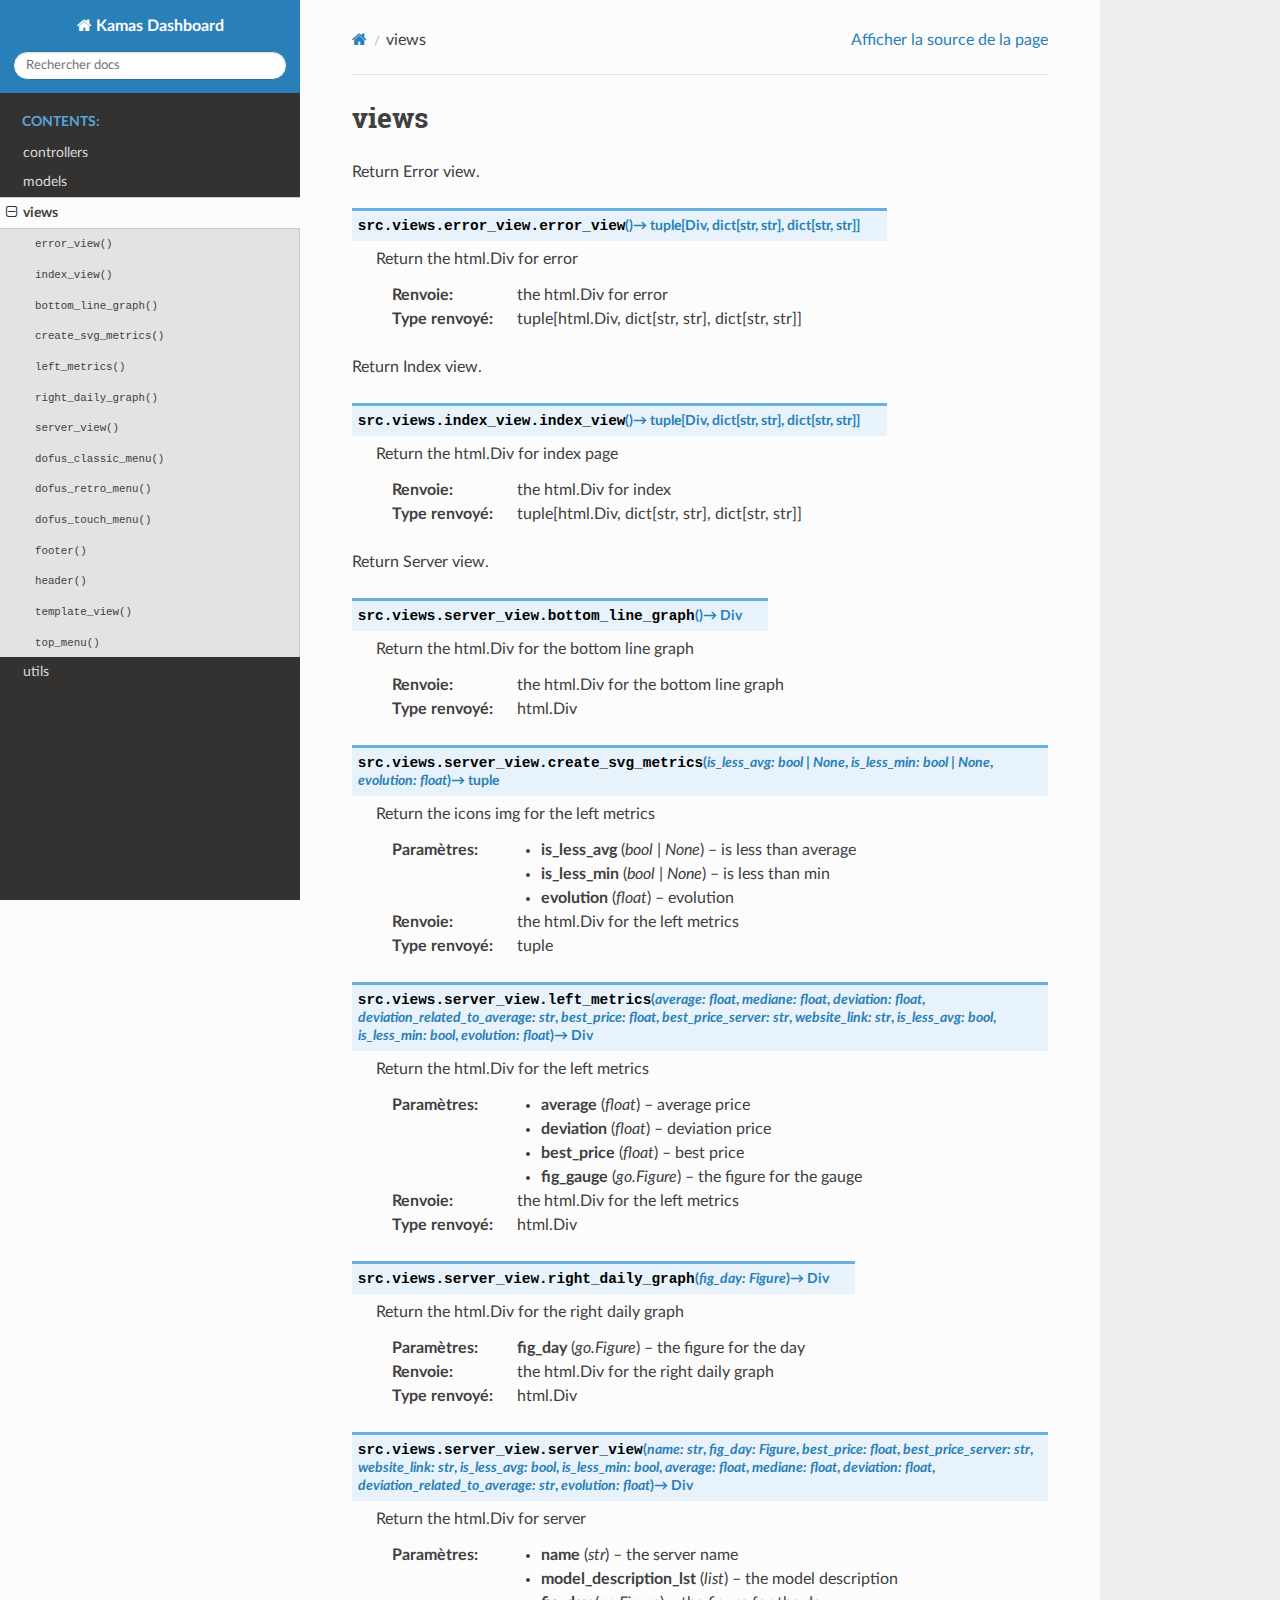
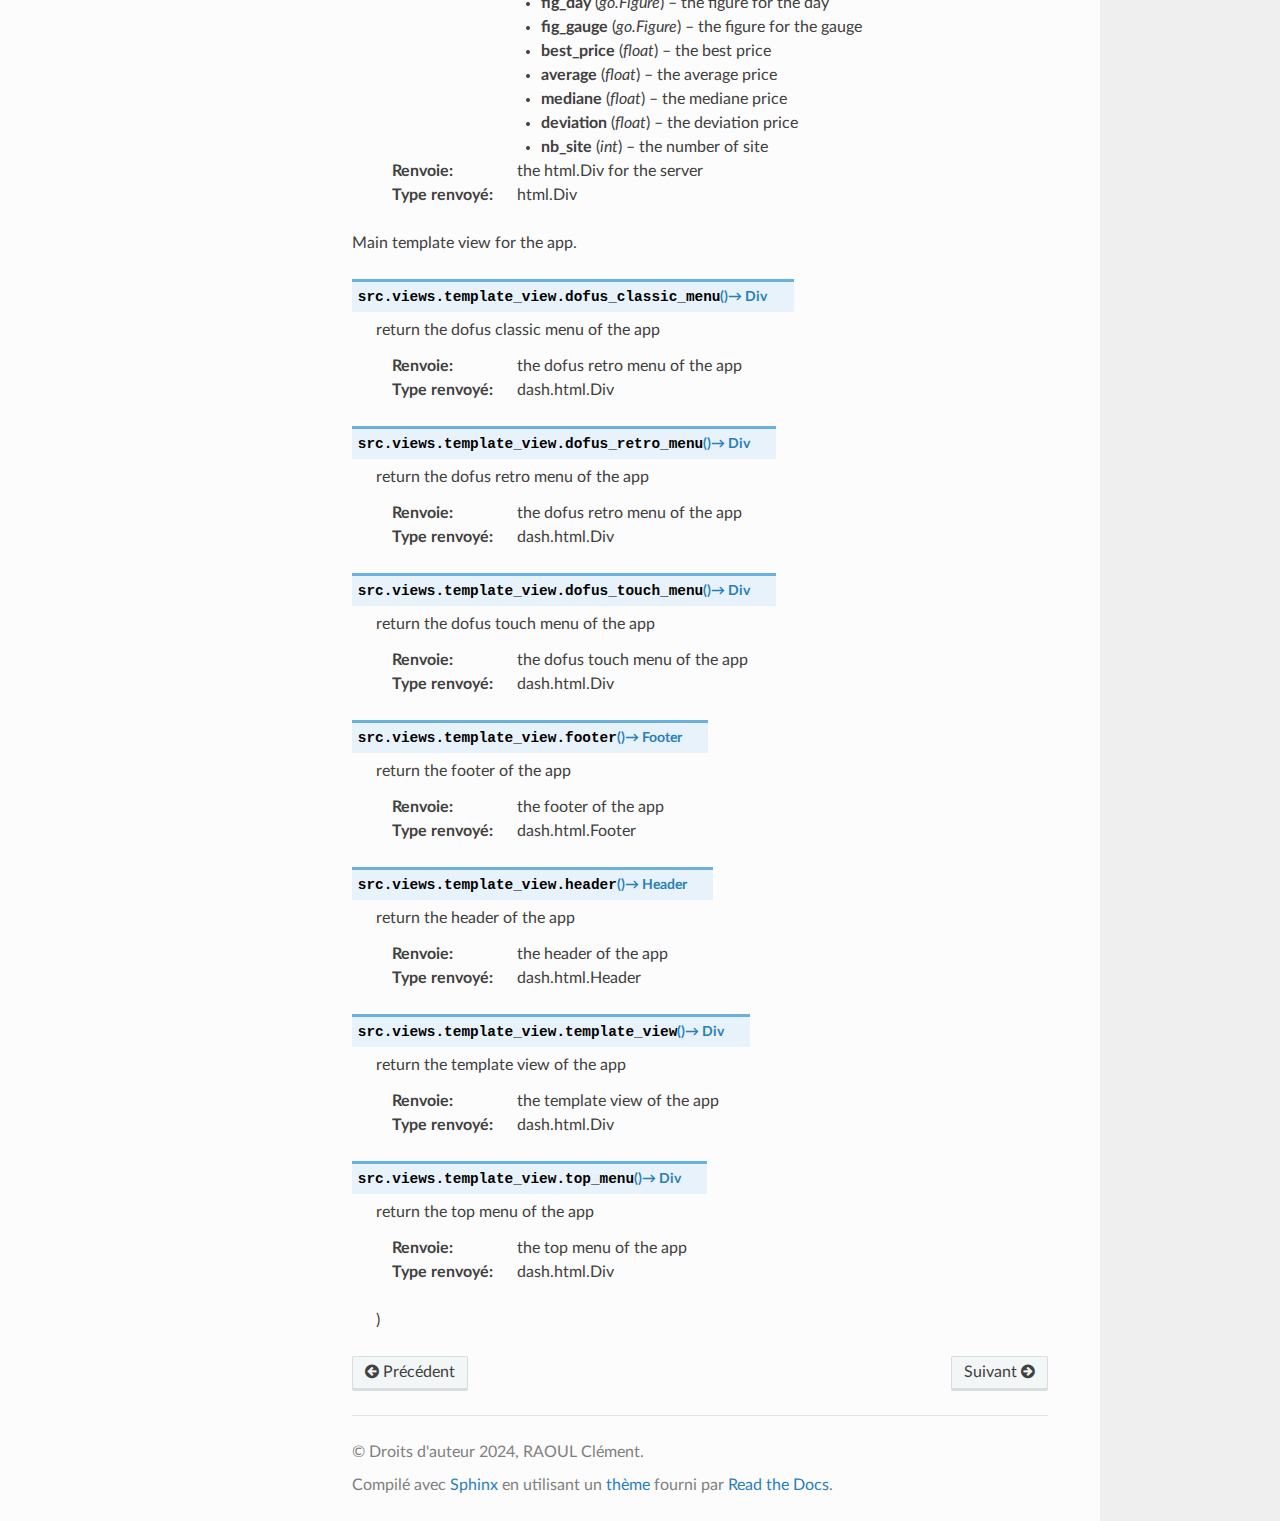
<file: doc/_build/html/views.html>
<!DOCTYPE html>
<html class="writer-html5" lang="fr" data-content_root="./">
<head>
  <meta charset="utf-8" /><meta name="viewport" content="width=device-width, initial-scale=1" />

  <meta name="viewport" content="width=device-width, initial-scale=1.0" />
  <title>views &mdash; Documentation Kamas Dashboard 0.0.1</title>
      <link rel="stylesheet" type="text/css" href="_static/pygments.css?v=80d5e7a1" />
      <link rel="stylesheet" type="text/css" href="_static/css/theme.css?v=19f00094" />

  
  <!--[if lt IE 9]>
    <script src="_static/js/html5shiv.min.js"></script>
  <![endif]-->
  
        <script src="_static/jquery.js?v=5d32c60e"></script>
        <script src="_static/_sphinx_javascript_frameworks_compat.js?v=2cd50e6c"></script>
        <script src="_static/documentation_options.js?v=5cd26065"></script>
        <script src="_static/doctools.js?v=888ff710"></script>
        <script src="_static/sphinx_highlight.js?v=dc90522c"></script>
        <script src="_static/translations.js?v=d99ca74e"></script>
    <script src="_static/js/theme.js"></script>
    <link rel="index" title="Index" href="genindex.html" />
    <link rel="search" title="Recherche" href="search.html" />
    <link rel="next" title="utils" href="utils.html" />
    <link rel="prev" title="models" href="models.html" /> 
</head>

<body class="wy-body-for-nav"> 
  <div class="wy-grid-for-nav">
    <nav data-toggle="wy-nav-shift" class="wy-nav-side">
      <div class="wy-side-scroll">
        <div class="wy-side-nav-search" >

          
          
          <a href="index.html" class="icon icon-home">
            Kamas Dashboard
          </a>
<div role="search">
  <form id="rtd-search-form" class="wy-form" action="search.html" method="get">
    <input type="text" name="q" placeholder="Rechercher docs" aria-label="Rechercher docs" />
    <input type="hidden" name="check_keywords" value="yes" />
    <input type="hidden" name="area" value="default" />
  </form>
</div>
        </div><div class="wy-menu wy-menu-vertical" data-spy="affix" role="navigation" aria-label="Navigation menu">
              <p class="caption" role="heading"><span class="caption-text">Contents:</span></p>
<ul class="current">
<li class="toctree-l1"><a class="reference internal" href="controllers.html">controllers</a></li>
<li class="toctree-l1"><a class="reference internal" href="models.html">models</a></li>
<li class="toctree-l1 current"><a class="current reference internal" href="#">views</a><ul>
<li class="toctree-l2"><a class="reference internal" href="#src.views.error_view.error_view"><code class="docutils literal notranslate"><span class="pre">error_view()</span></code></a></li>
<li class="toctree-l2"><a class="reference internal" href="#src.views.index_view.index_view"><code class="docutils literal notranslate"><span class="pre">index_view()</span></code></a></li>
<li class="toctree-l2"><a class="reference internal" href="#src.views.server_view.bottom_line_graph"><code class="docutils literal notranslate"><span class="pre">bottom_line_graph()</span></code></a></li>
<li class="toctree-l2"><a class="reference internal" href="#src.views.server_view.create_svg_metrics"><code class="docutils literal notranslate"><span class="pre">create_svg_metrics()</span></code></a></li>
<li class="toctree-l2"><a class="reference internal" href="#src.views.server_view.left_metrics"><code class="docutils literal notranslate"><span class="pre">left_metrics()</span></code></a></li>
<li class="toctree-l2"><a class="reference internal" href="#src.views.server_view.right_daily_graph"><code class="docutils literal notranslate"><span class="pre">right_daily_graph()</span></code></a></li>
<li class="toctree-l2"><a class="reference internal" href="#src.views.server_view.server_view"><code class="docutils literal notranslate"><span class="pre">server_view()</span></code></a></li>
<li class="toctree-l2"><a class="reference internal" href="#src.views.template_view.dofus_classic_menu"><code class="docutils literal notranslate"><span class="pre">dofus_classic_menu()</span></code></a></li>
<li class="toctree-l2"><a class="reference internal" href="#src.views.template_view.dofus_retro_menu"><code class="docutils literal notranslate"><span class="pre">dofus_retro_menu()</span></code></a></li>
<li class="toctree-l2"><a class="reference internal" href="#src.views.template_view.dofus_touch_menu"><code class="docutils literal notranslate"><span class="pre">dofus_touch_menu()</span></code></a></li>
<li class="toctree-l2"><a class="reference internal" href="#src.views.template_view.footer"><code class="docutils literal notranslate"><span class="pre">footer()</span></code></a></li>
<li class="toctree-l2"><a class="reference internal" href="#src.views.template_view.header"><code class="docutils literal notranslate"><span class="pre">header()</span></code></a></li>
<li class="toctree-l2"><a class="reference internal" href="#src.views.template_view.template_view"><code class="docutils literal notranslate"><span class="pre">template_view()</span></code></a></li>
<li class="toctree-l2"><a class="reference internal" href="#src.views.template_view.top_menu"><code class="docutils literal notranslate"><span class="pre">top_menu()</span></code></a></li>
</ul>
</li>
<li class="toctree-l1"><a class="reference internal" href="utils.html">utils</a></li>
</ul>

        </div>
      </div>
    </nav>

    <section data-toggle="wy-nav-shift" class="wy-nav-content-wrap"><nav class="wy-nav-top" aria-label="Mobile navigation menu" >
          <i data-toggle="wy-nav-top" class="fa fa-bars"></i>
          <a href="index.html">Kamas Dashboard</a>
      </nav>

      <div class="wy-nav-content">
        <div class="rst-content">
          <div role="navigation" aria-label="Page navigation">
  <ul class="wy-breadcrumbs">
      <li><a href="index.html" class="icon icon-home" aria-label="Home"></a></li>
      <li class="breadcrumb-item active">views</li>
      <li class="wy-breadcrumbs-aside">
            <a href="_sources/views.rst.txt" rel="nofollow"> Afficher la source de la page</a>
      </li>
  </ul>
  <hr/>
</div>
          <div role="main" class="document" itemscope="itemscope" itemtype="http://schema.org/Article">
           <div itemprop="articleBody">
             
  <section id="module-src.views.error_view">
<span id="views"></span><h1>views<a class="headerlink" href="#module-src.views.error_view" title="Link to this heading"></a></h1>
<p>Return Error view.</p>
<dl class="py function">
<dt class="sig sig-object py" id="src.views.error_view.error_view">
<span class="sig-prename descclassname"><span class="pre">src.views.error_view.</span></span><span class="sig-name descname"><span class="pre">error_view</span></span><span class="sig-paren">(</span><span class="sig-paren">)</span> <span class="sig-return"><span class="sig-return-icon">&#x2192;</span> <span class="sig-return-typehint"><span class="pre">tuple</span><span class="p"><span class="pre">[</span></span><span class="pre">Div</span><span class="p"><span class="pre">,</span></span><span class="w"> </span><span class="pre">dict</span><span class="p"><span class="pre">[</span></span><span class="pre">str</span><span class="p"><span class="pre">,</span></span><span class="w"> </span><span class="pre">str</span><span class="p"><span class="pre">]</span></span><span class="p"><span class="pre">,</span></span><span class="w"> </span><span class="pre">dict</span><span class="p"><span class="pre">[</span></span><span class="pre">str</span><span class="p"><span class="pre">,</span></span><span class="w"> </span><span class="pre">str</span><span class="p"><span class="pre">]</span></span><span class="p"><span class="pre">]</span></span></span></span><a class="headerlink" href="#src.views.error_view.error_view" title="Link to this definition"></a></dt>
<dd><p>Return the html.Div for error</p>
<dl class="field-list simple">
<dt class="field-odd">Renvoie<span class="colon">:</span></dt>
<dd class="field-odd"><p>the html.Div for error</p>
</dd>
<dt class="field-even">Type renvoyé<span class="colon">:</span></dt>
<dd class="field-even"><p>tuple[html.Div, dict[str, str], dict[str, str]]</p>
</dd>
</dl>
</dd></dl>

<p id="module-src.views.index_view">Return Index view.</p>
<dl class="py function">
<dt class="sig sig-object py" id="src.views.index_view.index_view">
<span class="sig-prename descclassname"><span class="pre">src.views.index_view.</span></span><span class="sig-name descname"><span class="pre">index_view</span></span><span class="sig-paren">(</span><span class="sig-paren">)</span> <span class="sig-return"><span class="sig-return-icon">&#x2192;</span> <span class="sig-return-typehint"><span class="pre">tuple</span><span class="p"><span class="pre">[</span></span><span class="pre">Div</span><span class="p"><span class="pre">,</span></span><span class="w"> </span><span class="pre">dict</span><span class="p"><span class="pre">[</span></span><span class="pre">str</span><span class="p"><span class="pre">,</span></span><span class="w"> </span><span class="pre">str</span><span class="p"><span class="pre">]</span></span><span class="p"><span class="pre">,</span></span><span class="w"> </span><span class="pre">dict</span><span class="p"><span class="pre">[</span></span><span class="pre">str</span><span class="p"><span class="pre">,</span></span><span class="w"> </span><span class="pre">str</span><span class="p"><span class="pre">]</span></span><span class="p"><span class="pre">]</span></span></span></span><a class="headerlink" href="#src.views.index_view.index_view" title="Link to this definition"></a></dt>
<dd><p>Return the html.Div for index page</p>
<dl class="field-list simple">
<dt class="field-odd">Renvoie<span class="colon">:</span></dt>
<dd class="field-odd"><p>the html.Div for index</p>
</dd>
<dt class="field-even">Type renvoyé<span class="colon">:</span></dt>
<dd class="field-even"><p>tuple[html.Div, dict[str, str], dict[str, str]]</p>
</dd>
</dl>
</dd></dl>

<p id="module-src.views.server_view">Return Server view.</p>
<dl class="py function">
<dt class="sig sig-object py" id="src.views.server_view.bottom_line_graph">
<span class="sig-prename descclassname"><span class="pre">src.views.server_view.</span></span><span class="sig-name descname"><span class="pre">bottom_line_graph</span></span><span class="sig-paren">(</span><span class="sig-paren">)</span> <span class="sig-return"><span class="sig-return-icon">&#x2192;</span> <span class="sig-return-typehint"><span class="pre">Div</span></span></span><a class="headerlink" href="#src.views.server_view.bottom_line_graph" title="Link to this definition"></a></dt>
<dd><p>Return the html.Div for the bottom line graph</p>
<dl class="field-list simple">
<dt class="field-odd">Renvoie<span class="colon">:</span></dt>
<dd class="field-odd"><p>the html.Div for the bottom line graph</p>
</dd>
<dt class="field-even">Type renvoyé<span class="colon">:</span></dt>
<dd class="field-even"><p>html.Div</p>
</dd>
</dl>
</dd></dl>

<dl class="py function">
<dt class="sig sig-object py" id="src.views.server_view.create_svg_metrics">
<span class="sig-prename descclassname"><span class="pre">src.views.server_view.</span></span><span class="sig-name descname"><span class="pre">create_svg_metrics</span></span><span class="sig-paren">(</span><em class="sig-param"><span class="n"><span class="pre">is_less_avg</span></span><span class="p"><span class="pre">:</span></span><span class="w"> </span><span class="n"><span class="pre">bool</span><span class="w"> </span><span class="p"><span class="pre">|</span></span><span class="w"> </span><span class="pre">None</span></span></em>, <em class="sig-param"><span class="n"><span class="pre">is_less_min</span></span><span class="p"><span class="pre">:</span></span><span class="w"> </span><span class="n"><span class="pre">bool</span><span class="w"> </span><span class="p"><span class="pre">|</span></span><span class="w"> </span><span class="pre">None</span></span></em>, <em class="sig-param"><span class="n"><span class="pre">evolution</span></span><span class="p"><span class="pre">:</span></span><span class="w"> </span><span class="n"><span class="pre">float</span></span></em><span class="sig-paren">)</span> <span class="sig-return"><span class="sig-return-icon">&#x2192;</span> <span class="sig-return-typehint"><span class="pre">tuple</span></span></span><a class="headerlink" href="#src.views.server_view.create_svg_metrics" title="Link to this definition"></a></dt>
<dd><p>Return the icons img for the left metrics</p>
<dl class="field-list simple">
<dt class="field-odd">Paramètres<span class="colon">:</span></dt>
<dd class="field-odd"><ul class="simple">
<li><p><strong>is_less_avg</strong> (<em>bool</em><em> | </em><em>None</em>) – is less than average</p></li>
<li><p><strong>is_less_min</strong> (<em>bool</em><em> | </em><em>None</em>) – is less than min</p></li>
<li><p><strong>evolution</strong> (<em>float</em>) – evolution</p></li>
</ul>
</dd>
<dt class="field-even">Renvoie<span class="colon">:</span></dt>
<dd class="field-even"><p>the html.Div for the left metrics</p>
</dd>
<dt class="field-odd">Type renvoyé<span class="colon">:</span></dt>
<dd class="field-odd"><p>tuple</p>
</dd>
</dl>
</dd></dl>

<dl class="py function">
<dt class="sig sig-object py" id="src.views.server_view.left_metrics">
<span class="sig-prename descclassname"><span class="pre">src.views.server_view.</span></span><span class="sig-name descname"><span class="pre">left_metrics</span></span><span class="sig-paren">(</span><em class="sig-param"><span class="n"><span class="pre">average</span></span><span class="p"><span class="pre">:</span></span><span class="w"> </span><span class="n"><span class="pre">float</span></span></em>, <em class="sig-param"><span class="n"><span class="pre">mediane</span></span><span class="p"><span class="pre">:</span></span><span class="w"> </span><span class="n"><span class="pre">float</span></span></em>, <em class="sig-param"><span class="n"><span class="pre">deviation</span></span><span class="p"><span class="pre">:</span></span><span class="w"> </span><span class="n"><span class="pre">float</span></span></em>, <em class="sig-param"><span class="n"><span class="pre">deviation_related_to_average</span></span><span class="p"><span class="pre">:</span></span><span class="w"> </span><span class="n"><span class="pre">str</span></span></em>, <em class="sig-param"><span class="n"><span class="pre">best_price</span></span><span class="p"><span class="pre">:</span></span><span class="w"> </span><span class="n"><span class="pre">float</span></span></em>, <em class="sig-param"><span class="n"><span class="pre">best_price_server</span></span><span class="p"><span class="pre">:</span></span><span class="w"> </span><span class="n"><span class="pre">str</span></span></em>, <em class="sig-param"><span class="n"><span class="pre">website_link</span></span><span class="p"><span class="pre">:</span></span><span class="w"> </span><span class="n"><span class="pre">str</span></span></em>, <em class="sig-param"><span class="n"><span class="pre">is_less_avg</span></span><span class="p"><span class="pre">:</span></span><span class="w"> </span><span class="n"><span class="pre">bool</span></span></em>, <em class="sig-param"><span class="n"><span class="pre">is_less_min</span></span><span class="p"><span class="pre">:</span></span><span class="w"> </span><span class="n"><span class="pre">bool</span></span></em>, <em class="sig-param"><span class="n"><span class="pre">evolution</span></span><span class="p"><span class="pre">:</span></span><span class="w"> </span><span class="n"><span class="pre">float</span></span></em><span class="sig-paren">)</span> <span class="sig-return"><span class="sig-return-icon">&#x2192;</span> <span class="sig-return-typehint"><span class="pre">Div</span></span></span><a class="headerlink" href="#src.views.server_view.left_metrics" title="Link to this definition"></a></dt>
<dd><p>Return the html.Div for the left metrics</p>
<dl class="field-list simple">
<dt class="field-odd">Paramètres<span class="colon">:</span></dt>
<dd class="field-odd"><ul class="simple">
<li><p><strong>average</strong> (<em>float</em>) – average price</p></li>
<li><p><strong>deviation</strong> (<em>float</em>) – deviation price</p></li>
<li><p><strong>best_price</strong> (<em>float</em>) – best price</p></li>
<li><p><strong>fig_gauge</strong> (<em>go.Figure</em>) – the figure for the gauge</p></li>
</ul>
</dd>
<dt class="field-even">Renvoie<span class="colon">:</span></dt>
<dd class="field-even"><p>the html.Div for the left metrics</p>
</dd>
<dt class="field-odd">Type renvoyé<span class="colon">:</span></dt>
<dd class="field-odd"><p>html.Div</p>
</dd>
</dl>
</dd></dl>

<dl class="py function">
<dt class="sig sig-object py" id="src.views.server_view.right_daily_graph">
<span class="sig-prename descclassname"><span class="pre">src.views.server_view.</span></span><span class="sig-name descname"><span class="pre">right_daily_graph</span></span><span class="sig-paren">(</span><em class="sig-param"><span class="n"><span class="pre">fig_day</span></span><span class="p"><span class="pre">:</span></span><span class="w"> </span><span class="n"><span class="pre">Figure</span></span></em><span class="sig-paren">)</span> <span class="sig-return"><span class="sig-return-icon">&#x2192;</span> <span class="sig-return-typehint"><span class="pre">Div</span></span></span><a class="headerlink" href="#src.views.server_view.right_daily_graph" title="Link to this definition"></a></dt>
<dd><p>Return the html.Div for the right daily graph</p>
<dl class="field-list simple">
<dt class="field-odd">Paramètres<span class="colon">:</span></dt>
<dd class="field-odd"><p><strong>fig_day</strong> (<em>go.Figure</em>) – the figure for the day</p>
</dd>
<dt class="field-even">Renvoie<span class="colon">:</span></dt>
<dd class="field-even"><p>the html.Div for the right daily graph</p>
</dd>
<dt class="field-odd">Type renvoyé<span class="colon">:</span></dt>
<dd class="field-odd"><p>html.Div</p>
</dd>
</dl>
</dd></dl>

<dl class="py function">
<dt class="sig sig-object py" id="src.views.server_view.server_view">
<span class="sig-prename descclassname"><span class="pre">src.views.server_view.</span></span><span class="sig-name descname"><span class="pre">server_view</span></span><span class="sig-paren">(</span><em class="sig-param"><span class="n"><span class="pre">name</span></span><span class="p"><span class="pre">:</span></span><span class="w"> </span><span class="n"><span class="pre">str</span></span></em>, <em class="sig-param"><span class="n"><span class="pre">fig_day</span></span><span class="p"><span class="pre">:</span></span><span class="w"> </span><span class="n"><span class="pre">Figure</span></span></em>, <em class="sig-param"><span class="n"><span class="pre">best_price</span></span><span class="p"><span class="pre">:</span></span><span class="w"> </span><span class="n"><span class="pre">float</span></span></em>, <em class="sig-param"><span class="n"><span class="pre">best_price_server</span></span><span class="p"><span class="pre">:</span></span><span class="w"> </span><span class="n"><span class="pre">str</span></span></em>, <em class="sig-param"><span class="n"><span class="pre">website_link</span></span><span class="p"><span class="pre">:</span></span><span class="w"> </span><span class="n"><span class="pre">str</span></span></em>, <em class="sig-param"><span class="n"><span class="pre">is_less_avg</span></span><span class="p"><span class="pre">:</span></span><span class="w"> </span><span class="n"><span class="pre">bool</span></span></em>, <em class="sig-param"><span class="n"><span class="pre">is_less_min</span></span><span class="p"><span class="pre">:</span></span><span class="w"> </span><span class="n"><span class="pre">bool</span></span></em>, <em class="sig-param"><span class="n"><span class="pre">average</span></span><span class="p"><span class="pre">:</span></span><span class="w"> </span><span class="n"><span class="pre">float</span></span></em>, <em class="sig-param"><span class="n"><span class="pre">mediane</span></span><span class="p"><span class="pre">:</span></span><span class="w"> </span><span class="n"><span class="pre">float</span></span></em>, <em class="sig-param"><span class="n"><span class="pre">deviation</span></span><span class="p"><span class="pre">:</span></span><span class="w"> </span><span class="n"><span class="pre">float</span></span></em>, <em class="sig-param"><span class="n"><span class="pre">deviation_related_to_average</span></span><span class="p"><span class="pre">:</span></span><span class="w"> </span><span class="n"><span class="pre">str</span></span></em>, <em class="sig-param"><span class="n"><span class="pre">evolution</span></span><span class="p"><span class="pre">:</span></span><span class="w"> </span><span class="n"><span class="pre">float</span></span></em><span class="sig-paren">)</span> <span class="sig-return"><span class="sig-return-icon">&#x2192;</span> <span class="sig-return-typehint"><span class="pre">Div</span></span></span><a class="headerlink" href="#src.views.server_view.server_view" title="Link to this definition"></a></dt>
<dd><p>Return the html.Div for server</p>
<dl class="field-list simple">
<dt class="field-odd">Paramètres<span class="colon">:</span></dt>
<dd class="field-odd"><ul class="simple">
<li><p><strong>name</strong> (<em>str</em>) – the server name</p></li>
<li><p><strong>model_description_lst</strong> (<em>list</em>) – the model description</p></li>
<li><p><strong>fig_day</strong> (<em>go.Figure</em>) – the figure for the day</p></li>
<li><p><strong>fig_gauge</strong> (<em>go.Figure</em>) – the figure for the gauge</p></li>
<li><p><strong>best_price</strong> (<em>float</em>) – the best price</p></li>
<li><p><strong>average</strong> (<em>float</em>) – the average price</p></li>
<li><p><strong>mediane</strong> (<em>float</em>) – the mediane price</p></li>
<li><p><strong>deviation</strong> (<em>float</em>) – the deviation price</p></li>
<li><p><strong>nb_site</strong> (<em>int</em>) – the number of site</p></li>
</ul>
</dd>
<dt class="field-even">Renvoie<span class="colon">:</span></dt>
<dd class="field-even"><p>the html.Div for the server</p>
</dd>
<dt class="field-odd">Type renvoyé<span class="colon">:</span></dt>
<dd class="field-odd"><p>html.Div</p>
</dd>
</dl>
</dd></dl>

<p id="module-src.views.template_view">Main template view for the app.</p>
<dl class="py function">
<dt class="sig sig-object py" id="src.views.template_view.dofus_classic_menu">
<span class="sig-prename descclassname"><span class="pre">src.views.template_view.</span></span><span class="sig-name descname"><span class="pre">dofus_classic_menu</span></span><span class="sig-paren">(</span><span class="sig-paren">)</span> <span class="sig-return"><span class="sig-return-icon">&#x2192;</span> <span class="sig-return-typehint"><span class="pre">Div</span></span></span><a class="headerlink" href="#src.views.template_view.dofus_classic_menu" title="Link to this definition"></a></dt>
<dd><p>return the dofus classic menu of the app</p>
<dl class="field-list simple">
<dt class="field-odd">Renvoie<span class="colon">:</span></dt>
<dd class="field-odd"><p>the dofus retro menu of the app</p>
</dd>
<dt class="field-even">Type renvoyé<span class="colon">:</span></dt>
<dd class="field-even"><p>dash.html.Div</p>
</dd>
</dl>
</dd></dl>

<dl class="py function">
<dt class="sig sig-object py" id="src.views.template_view.dofus_retro_menu">
<span class="sig-prename descclassname"><span class="pre">src.views.template_view.</span></span><span class="sig-name descname"><span class="pre">dofus_retro_menu</span></span><span class="sig-paren">(</span><span class="sig-paren">)</span> <span class="sig-return"><span class="sig-return-icon">&#x2192;</span> <span class="sig-return-typehint"><span class="pre">Div</span></span></span><a class="headerlink" href="#src.views.template_view.dofus_retro_menu" title="Link to this definition"></a></dt>
<dd><p>return the dofus retro menu of the app</p>
<dl class="field-list simple">
<dt class="field-odd">Renvoie<span class="colon">:</span></dt>
<dd class="field-odd"><p>the dofus retro menu of the app</p>
</dd>
<dt class="field-even">Type renvoyé<span class="colon">:</span></dt>
<dd class="field-even"><p>dash.html.Div</p>
</dd>
</dl>
</dd></dl>

<dl class="py function">
<dt class="sig sig-object py" id="src.views.template_view.dofus_touch_menu">
<span class="sig-prename descclassname"><span class="pre">src.views.template_view.</span></span><span class="sig-name descname"><span class="pre">dofus_touch_menu</span></span><span class="sig-paren">(</span><span class="sig-paren">)</span> <span class="sig-return"><span class="sig-return-icon">&#x2192;</span> <span class="sig-return-typehint"><span class="pre">Div</span></span></span><a class="headerlink" href="#src.views.template_view.dofus_touch_menu" title="Link to this definition"></a></dt>
<dd><p>return the dofus touch menu of the app</p>
<dl class="field-list simple">
<dt class="field-odd">Renvoie<span class="colon">:</span></dt>
<dd class="field-odd"><p>the dofus touch menu of the app</p>
</dd>
<dt class="field-even">Type renvoyé<span class="colon">:</span></dt>
<dd class="field-even"><p>dash.html.Div</p>
</dd>
</dl>
</dd></dl>

<dl class="py function">
<dt class="sig sig-object py" id="src.views.template_view.footer">
<span class="sig-prename descclassname"><span class="pre">src.views.template_view.</span></span><span class="sig-name descname"><span class="pre">footer</span></span><span class="sig-paren">(</span><span class="sig-paren">)</span> <span class="sig-return"><span class="sig-return-icon">&#x2192;</span> <span class="sig-return-typehint"><span class="pre">Footer</span></span></span><a class="headerlink" href="#src.views.template_view.footer" title="Link to this definition"></a></dt>
<dd><p>return the footer of the app</p>
<dl class="field-list simple">
<dt class="field-odd">Renvoie<span class="colon">:</span></dt>
<dd class="field-odd"><p>the footer of the app</p>
</dd>
<dt class="field-even">Type renvoyé<span class="colon">:</span></dt>
<dd class="field-even"><p>dash.html.Footer</p>
</dd>
</dl>
</dd></dl>

<dl class="py function">
<dt class="sig sig-object py" id="src.views.template_view.header">
<span class="sig-prename descclassname"><span class="pre">src.views.template_view.</span></span><span class="sig-name descname"><span class="pre">header</span></span><span class="sig-paren">(</span><span class="sig-paren">)</span> <span class="sig-return"><span class="sig-return-icon">&#x2192;</span> <span class="sig-return-typehint"><span class="pre">Header</span></span></span><a class="headerlink" href="#src.views.template_view.header" title="Link to this definition"></a></dt>
<dd><p>return the header of the app</p>
<dl class="field-list simple">
<dt class="field-odd">Renvoie<span class="colon">:</span></dt>
<dd class="field-odd"><p>the header of the app</p>
</dd>
<dt class="field-even">Type renvoyé<span class="colon">:</span></dt>
<dd class="field-even"><p>dash.html.Header</p>
</dd>
</dl>
</dd></dl>

<dl class="py function">
<dt class="sig sig-object py" id="src.views.template_view.template_view">
<span class="sig-prename descclassname"><span class="pre">src.views.template_view.</span></span><span class="sig-name descname"><span class="pre">template_view</span></span><span class="sig-paren">(</span><span class="sig-paren">)</span> <span class="sig-return"><span class="sig-return-icon">&#x2192;</span> <span class="sig-return-typehint"><span class="pre">Div</span></span></span><a class="headerlink" href="#src.views.template_view.template_view" title="Link to this definition"></a></dt>
<dd><p>return the template view of the app</p>
<dl class="field-list simple">
<dt class="field-odd">Renvoie<span class="colon">:</span></dt>
<dd class="field-odd"><p>the template view of the app</p>
</dd>
<dt class="field-even">Type renvoyé<span class="colon">:</span></dt>
<dd class="field-even"><p>dash.html.Div</p>
</dd>
</dl>
</dd></dl>

<dl class="py function">
<dt class="sig sig-object py" id="src.views.template_view.top_menu">
<span class="sig-prename descclassname"><span class="pre">src.views.template_view.</span></span><span class="sig-name descname"><span class="pre">top_menu</span></span><span class="sig-paren">(</span><span class="sig-paren">)</span> <span class="sig-return"><span class="sig-return-icon">&#x2192;</span> <span class="sig-return-typehint"><span class="pre">Div</span></span></span><a class="headerlink" href="#src.views.template_view.top_menu" title="Link to this definition"></a></dt>
<dd><p>return the top menu of the app</p>
<dl class="field-list simple">
<dt class="field-odd">Renvoie<span class="colon">:</span></dt>
<dd class="field-odd"><p>the top menu of the app</p>
</dd>
<dt class="field-even">Type renvoyé<span class="colon">:</span></dt>
<dd class="field-even"><p>dash.html.Div</p>
</dd>
</dl>
<p>)</p>
</dd></dl>

</section>


           </div>
          </div>
          <footer><div class="rst-footer-buttons" role="navigation" aria-label="Pied de page">
        <a href="models.html" class="btn btn-neutral float-left" title="models" accesskey="p" rel="prev"><span class="fa fa-arrow-circle-left" aria-hidden="true"></span> Précédent</a>
        <a href="utils.html" class="btn btn-neutral float-right" title="utils" accesskey="n" rel="next">Suivant <span class="fa fa-arrow-circle-right" aria-hidden="true"></span></a>
    </div>

  <hr/>

  <div role="contentinfo">
    <p>&#169; Droits d'auteur 2024, RAOUL Clément.</p>
  </div>

  Compilé avec <a href="https://www.sphinx-doc.org/">Sphinx</a> en utilisant un
    <a href="https://github.com/readthedocs/sphinx_rtd_theme">thème</a>
    fourni par <a href="https://readthedocs.org">Read the Docs</a>.
   

</footer>
        </div>
      </div>
    </section>
  </div>
  <script>
      jQuery(function () {
          SphinxRtdTheme.Navigation.enable(true);
      });
  </script> 

</body>
</html>
</file>
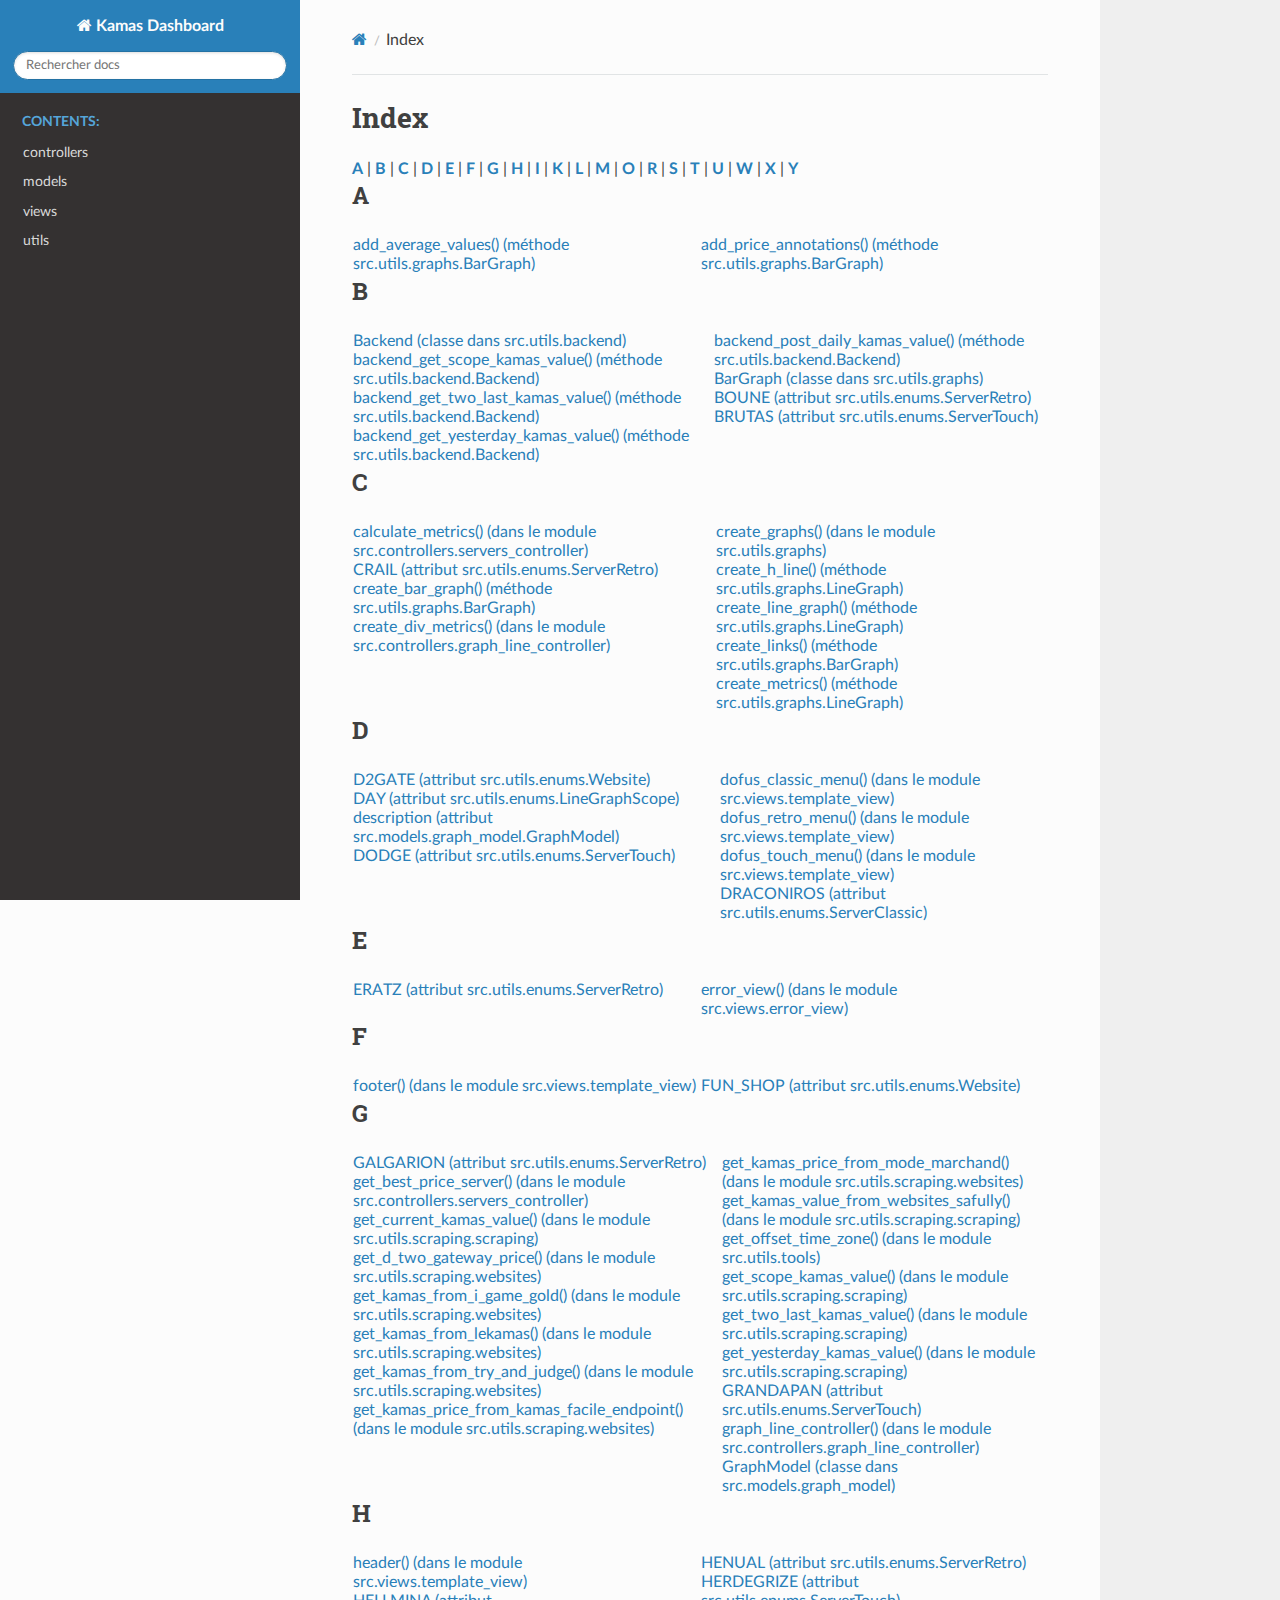
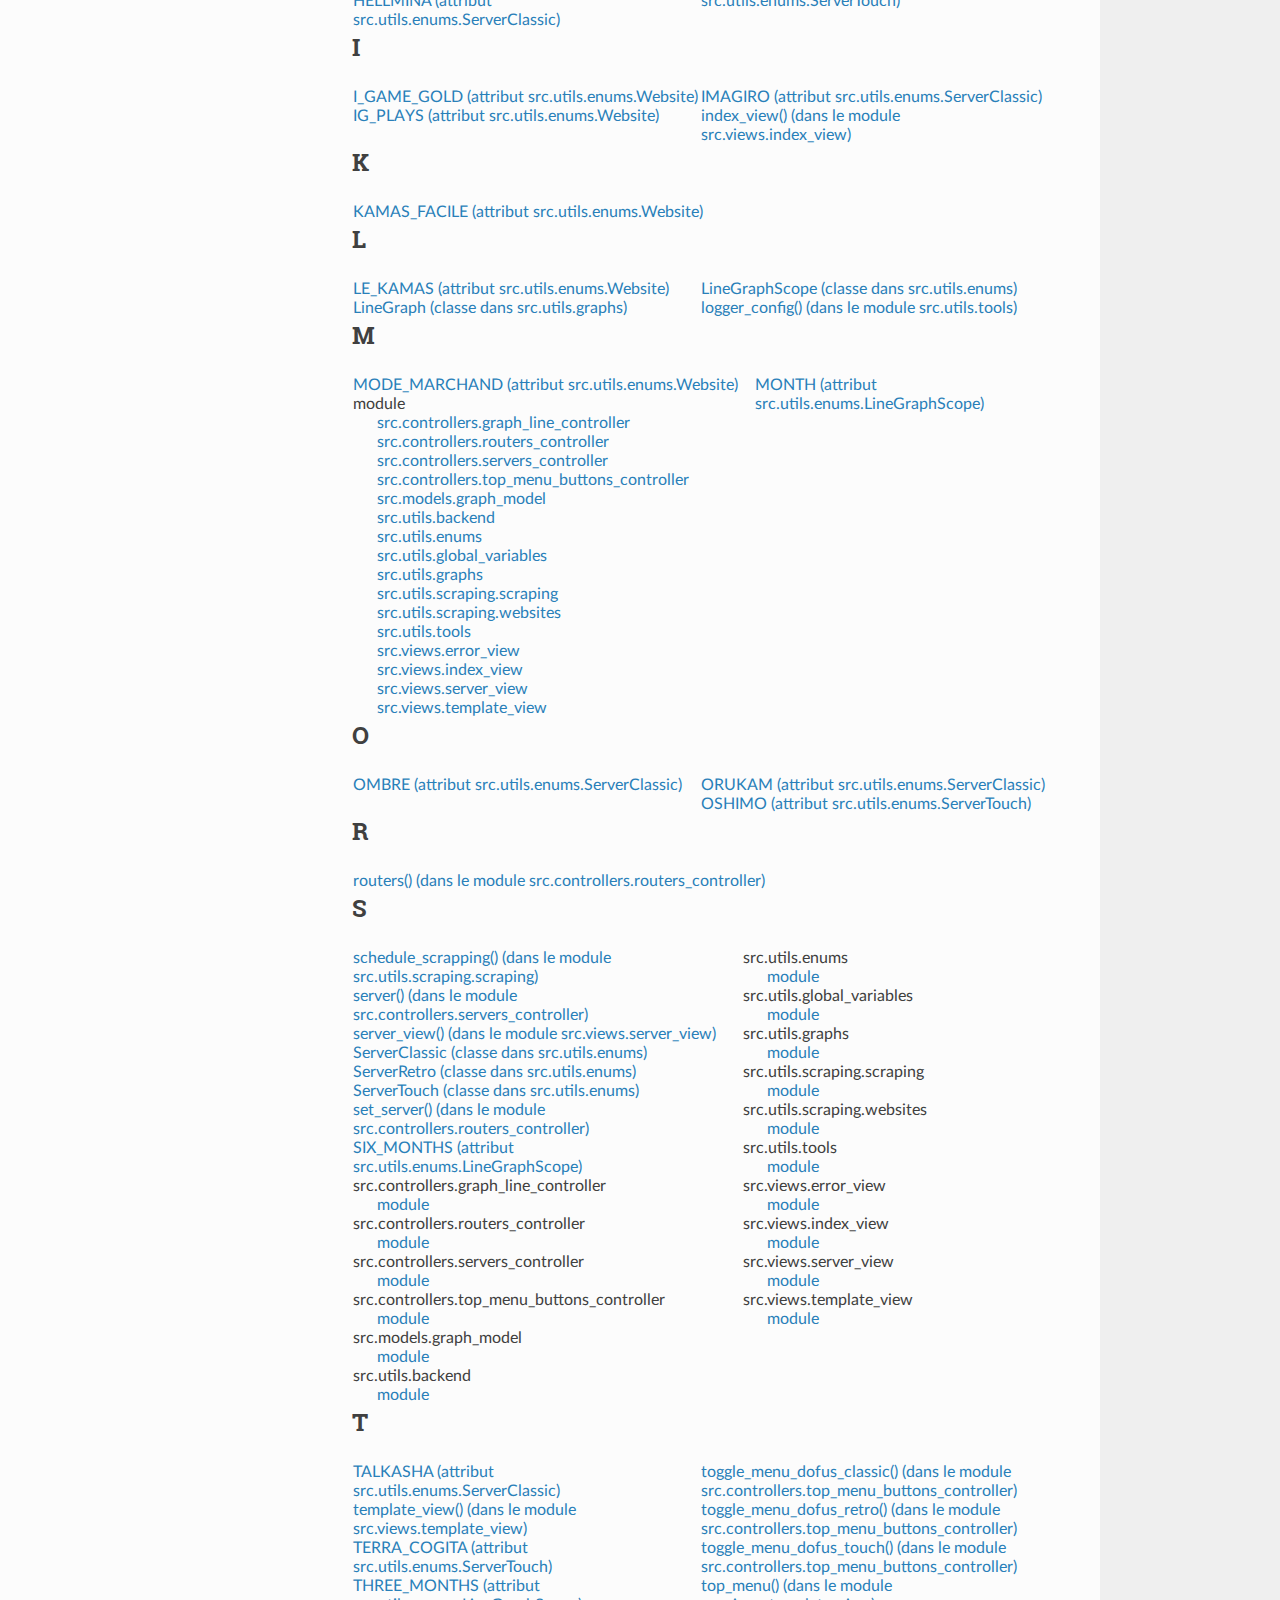
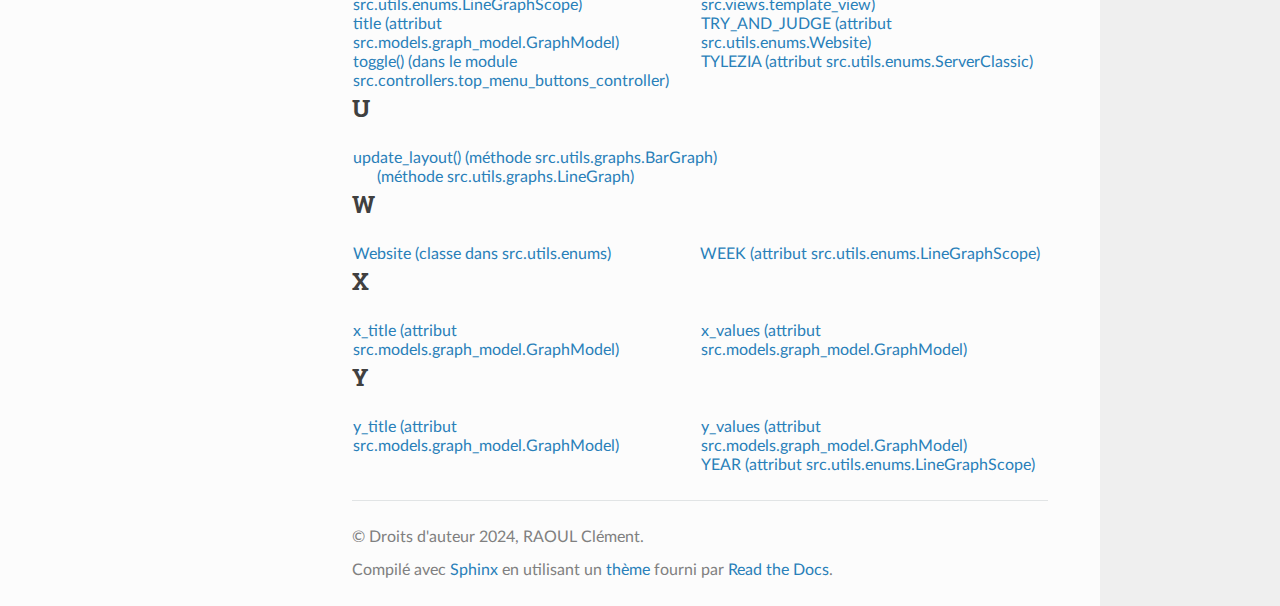
<file: docs/_build/html/genindex.html>
<!DOCTYPE html>
<html class="writer-html5" lang="fr" data-content_root="./">
<head>
  <meta charset="utf-8" />
  <meta name="viewport" content="width=device-width, initial-scale=1.0" />
  <title>Index &mdash; Documentation Kamas Dashboard 0.0.1</title>
      <link rel="stylesheet" type="text/css" href="_static/pygments.css?v=80d5e7a1" />
      <link rel="stylesheet" type="text/css" href="_static/css/theme.css?v=19f00094" />

  
  <!--[if lt IE 9]>
    <script src="_static/js/html5shiv.min.js"></script>
  <![endif]-->
  
        <script src="_static/jquery.js?v=5d32c60e"></script>
        <script src="_static/_sphinx_javascript_frameworks_compat.js?v=2cd50e6c"></script>
        <script src="_static/documentation_options.js?v=5cd26065"></script>
        <script src="_static/doctools.js?v=888ff710"></script>
        <script src="_static/sphinx_highlight.js?v=dc90522c"></script>
        <script src="_static/translations.js?v=d99ca74e"></script>
    <script src="_static/js/theme.js"></script>
    <link rel="index" title="Index" href="#" />
    <link rel="search" title="Recherche" href="search.html" /> 
</head>

<body class="wy-body-for-nav"> 
  <div class="wy-grid-for-nav">
    <nav data-toggle="wy-nav-shift" class="wy-nav-side">
      <div class="wy-side-scroll">
        <div class="wy-side-nav-search" >

          
          
          <a href="index.html" class="icon icon-home">
            Kamas Dashboard
          </a>
<div role="search">
  <form id="rtd-search-form" class="wy-form" action="search.html" method="get">
    <input type="text" name="q" placeholder="Rechercher docs" aria-label="Rechercher docs" />
    <input type="hidden" name="check_keywords" value="yes" />
    <input type="hidden" name="area" value="default" />
  </form>
</div>
        </div><div class="wy-menu wy-menu-vertical" data-spy="affix" role="navigation" aria-label="Navigation menu">
              <p class="caption" role="heading"><span class="caption-text">Contents:</span></p>
<ul>
<li class="toctree-l1"><a class="reference internal" href="controllers.html">controllers</a></li>
<li class="toctree-l1"><a class="reference internal" href="models.html">models</a></li>
<li class="toctree-l1"><a class="reference internal" href="views.html">views</a></li>
<li class="toctree-l1"><a class="reference internal" href="utils.html">utils</a></li>
</ul>

        </div>
      </div>
    </nav>

    <section data-toggle="wy-nav-shift" class="wy-nav-content-wrap"><nav class="wy-nav-top" aria-label="Mobile navigation menu" >
          <i data-toggle="wy-nav-top" class="fa fa-bars"></i>
          <a href="index.html">Kamas Dashboard</a>
      </nav>

      <div class="wy-nav-content">
        <div class="rst-content">
          <div role="navigation" aria-label="Page navigation">
  <ul class="wy-breadcrumbs">
      <li><a href="index.html" class="icon icon-home" aria-label="Home"></a></li>
      <li class="breadcrumb-item active">Index</li>
      <li class="wy-breadcrumbs-aside">
      </li>
  </ul>
  <hr/>
</div>
          <div role="main" class="document" itemscope="itemscope" itemtype="http://schema.org/Article">
           <div itemprop="articleBody">
             

<h1 id="index">Index</h1>

<div class="genindex-jumpbox">
 <a href="#A"><strong>A</strong></a>
 | <a href="#B"><strong>B</strong></a>
 | <a href="#C"><strong>C</strong></a>
 | <a href="#D"><strong>D</strong></a>
 | <a href="#E"><strong>E</strong></a>
 | <a href="#F"><strong>F</strong></a>
 | <a href="#G"><strong>G</strong></a>
 | <a href="#H"><strong>H</strong></a>
 | <a href="#I"><strong>I</strong></a>
 | <a href="#K"><strong>K</strong></a>
 | <a href="#L"><strong>L</strong></a>
 | <a href="#M"><strong>M</strong></a>
 | <a href="#O"><strong>O</strong></a>
 | <a href="#R"><strong>R</strong></a>
 | <a href="#S"><strong>S</strong></a>
 | <a href="#T"><strong>T</strong></a>
 | <a href="#U"><strong>U</strong></a>
 | <a href="#W"><strong>W</strong></a>
 | <a href="#X"><strong>X</strong></a>
 | <a href="#Y"><strong>Y</strong></a>
 
</div>
<h2 id="A">A</h2>
<table style="width: 100%" class="indextable genindextable"><tr>
  <td style="width: 33%; vertical-align: top;"><ul>
      <li><a href="utils.html#src.utils.graphs.BarGraph.add_average_values">add_average_values() (méthode src.utils.graphs.BarGraph)</a>
</li>
  </ul></td>
  <td style="width: 33%; vertical-align: top;"><ul>
      <li><a href="utils.html#src.utils.graphs.BarGraph.add_price_annotations">add_price_annotations() (méthode src.utils.graphs.BarGraph)</a>
</li>
  </ul></td>
</tr></table>

<h2 id="B">B</h2>
<table style="width: 100%" class="indextable genindextable"><tr>
  <td style="width: 33%; vertical-align: top;"><ul>
      <li><a href="utils.html#src.utils.backend.Backend">Backend (classe dans src.utils.backend)</a>
</li>
      <li><a href="utils.html#src.utils.backend.Backend.backend_get_scope_kamas_value">backend_get_scope_kamas_value() (méthode src.utils.backend.Backend)</a>
</li>
      <li><a href="utils.html#src.utils.backend.Backend.backend_get_two_last_kamas_value">backend_get_two_last_kamas_value() (méthode src.utils.backend.Backend)</a>
</li>
      <li><a href="utils.html#src.utils.backend.Backend.backend_get_yesterday_kamas_value">backend_get_yesterday_kamas_value() (méthode src.utils.backend.Backend)</a>
</li>
  </ul></td>
  <td style="width: 33%; vertical-align: top;"><ul>
      <li><a href="utils.html#src.utils.backend.Backend.backend_post_daily_kamas_value">backend_post_daily_kamas_value() (méthode src.utils.backend.Backend)</a>
</li>
      <li><a href="utils.html#src.utils.graphs.BarGraph">BarGraph (classe dans src.utils.graphs)</a>
</li>
      <li><a href="utils.html#src.utils.enums.ServerRetro.BOUNE">BOUNE (attribut src.utils.enums.ServerRetro)</a>
</li>
      <li><a href="utils.html#src.utils.enums.ServerTouch.BRUTAS">BRUTAS (attribut src.utils.enums.ServerTouch)</a>
</li>
  </ul></td>
</tr></table>

<h2 id="C">C</h2>
<table style="width: 100%" class="indextable genindextable"><tr>
  <td style="width: 33%; vertical-align: top;"><ul>
      <li><a href="controllers.html#src.controllers.servers_controller.calculate_metrics">calculate_metrics() (dans le module src.controllers.servers_controller)</a>
</li>
      <li><a href="utils.html#src.utils.enums.ServerRetro.CRAIL">CRAIL (attribut src.utils.enums.ServerRetro)</a>
</li>
      <li><a href="utils.html#src.utils.graphs.BarGraph.create_bar_graph">create_bar_graph() (méthode src.utils.graphs.BarGraph)</a>
</li>
      <li><a href="controllers.html#src.controllers.graph_line_controller.create_div_metrics">create_div_metrics() (dans le module src.controllers.graph_line_controller)</a>
</li>
  </ul></td>
  <td style="width: 33%; vertical-align: top;"><ul>
      <li><a href="utils.html#src.utils.graphs.create_graphs">create_graphs() (dans le module src.utils.graphs)</a>
</li>
      <li><a href="utils.html#src.utils.graphs.LineGraph.create_h_line">create_h_line() (méthode src.utils.graphs.LineGraph)</a>
</li>
      <li><a href="utils.html#src.utils.graphs.LineGraph.create_line_graph">create_line_graph() (méthode src.utils.graphs.LineGraph)</a>
</li>
      <li><a href="utils.html#src.utils.graphs.BarGraph.create_links">create_links() (méthode src.utils.graphs.BarGraph)</a>
</li>
      <li><a href="utils.html#src.utils.graphs.LineGraph.create_metrics">create_metrics() (méthode src.utils.graphs.LineGraph)</a>
</li>
  </ul></td>
</tr></table>

<h2 id="D">D</h2>
<table style="width: 100%" class="indextable genindextable"><tr>
  <td style="width: 33%; vertical-align: top;"><ul>
      <li><a href="utils.html#src.utils.enums.Website.D2GATE">D2GATE (attribut src.utils.enums.Website)</a>
</li>
      <li><a href="utils.html#src.utils.enums.LineGraphScope.DAY">DAY (attribut src.utils.enums.LineGraphScope)</a>
</li>
      <li><a href="models.html#src.models.graph_model.GraphModel.description">description (attribut src.models.graph_model.GraphModel)</a>
</li>
      <li><a href="utils.html#src.utils.enums.ServerTouch.DODGE">DODGE (attribut src.utils.enums.ServerTouch)</a>
</li>
  </ul></td>
  <td style="width: 33%; vertical-align: top;"><ul>
      <li><a href="views.html#src.views.template_view.dofus_classic_menu">dofus_classic_menu() (dans le module src.views.template_view)</a>
</li>
      <li><a href="views.html#src.views.template_view.dofus_retro_menu">dofus_retro_menu() (dans le module src.views.template_view)</a>
</li>
      <li><a href="views.html#src.views.template_view.dofus_touch_menu">dofus_touch_menu() (dans le module src.views.template_view)</a>
</li>
      <li><a href="utils.html#src.utils.enums.ServerClassic.DRACONIROS">DRACONIROS (attribut src.utils.enums.ServerClassic)</a>
</li>
  </ul></td>
</tr></table>

<h2 id="E">E</h2>
<table style="width: 100%" class="indextable genindextable"><tr>
  <td style="width: 33%; vertical-align: top;"><ul>
      <li><a href="utils.html#src.utils.enums.ServerRetro.ERATZ">ERATZ (attribut src.utils.enums.ServerRetro)</a>
</li>
  </ul></td>
  <td style="width: 33%; vertical-align: top;"><ul>
      <li><a href="views.html#src.views.error_view.error_view">error_view() (dans le module src.views.error_view)</a>
</li>
  </ul></td>
</tr></table>

<h2 id="F">F</h2>
<table style="width: 100%" class="indextable genindextable"><tr>
  <td style="width: 33%; vertical-align: top;"><ul>
      <li><a href="views.html#src.views.template_view.footer">footer() (dans le module src.views.template_view)</a>
</li>
  </ul></td>
  <td style="width: 33%; vertical-align: top;"><ul>
      <li><a href="utils.html#src.utils.enums.Website.FUN_SHOP">FUN_SHOP (attribut src.utils.enums.Website)</a>
</li>
  </ul></td>
</tr></table>

<h2 id="G">G</h2>
<table style="width: 100%" class="indextable genindextable"><tr>
  <td style="width: 33%; vertical-align: top;"><ul>
      <li><a href="utils.html#src.utils.enums.ServerRetro.GALGARION">GALGARION (attribut src.utils.enums.ServerRetro)</a>
</li>
      <li><a href="controllers.html#src.controllers.servers_controller.get_best_price_server">get_best_price_server() (dans le module src.controllers.servers_controller)</a>
</li>
      <li><a href="utils.html#src.utils.scraping.scraping.get_current_kamas_value">get_current_kamas_value() (dans le module src.utils.scraping.scraping)</a>
</li>
      <li><a href="utils.html#src.utils.scraping.websites.get_d_two_gateway_price">get_d_two_gateway_price() (dans le module src.utils.scraping.websites)</a>
</li>
      <li><a href="utils.html#src.utils.scraping.websites.get_kamas_from_i_game_gold">get_kamas_from_i_game_gold() (dans le module src.utils.scraping.websites)</a>
</li>
      <li><a href="utils.html#src.utils.scraping.websites.get_kamas_from_lekamas">get_kamas_from_lekamas() (dans le module src.utils.scraping.websites)</a>
</li>
      <li><a href="utils.html#src.utils.scraping.websites.get_kamas_from_try_and_judge">get_kamas_from_try_and_judge() (dans le module src.utils.scraping.websites)</a>
</li>
      <li><a href="utils.html#src.utils.scraping.websites.get_kamas_price_from_kamas_facile_endpoint">get_kamas_price_from_kamas_facile_endpoint() (dans le module src.utils.scraping.websites)</a>
</li>
  </ul></td>
  <td style="width: 33%; vertical-align: top;"><ul>
      <li><a href="utils.html#src.utils.scraping.websites.get_kamas_price_from_mode_marchand">get_kamas_price_from_mode_marchand() (dans le module src.utils.scraping.websites)</a>
</li>
      <li><a href="utils.html#src.utils.scraping.scraping.get_kamas_value_from_websites_safully">get_kamas_value_from_websites_safully() (dans le module src.utils.scraping.scraping)</a>
</li>
      <li><a href="utils.html#src.utils.tools.get_offset_time_zone">get_offset_time_zone() (dans le module src.utils.tools)</a>
</li>
      <li><a href="utils.html#src.utils.scraping.scraping.get_scope_kamas_value">get_scope_kamas_value() (dans le module src.utils.scraping.scraping)</a>
</li>
      <li><a href="utils.html#src.utils.scraping.scraping.get_two_last_kamas_value">get_two_last_kamas_value() (dans le module src.utils.scraping.scraping)</a>
</li>
      <li><a href="utils.html#src.utils.scraping.scraping.get_yesterday_kamas_value">get_yesterday_kamas_value() (dans le module src.utils.scraping.scraping)</a>
</li>
      <li><a href="utils.html#src.utils.enums.ServerTouch.GRANDAPAN">GRANDAPAN (attribut src.utils.enums.ServerTouch)</a>
</li>
      <li><a href="controllers.html#src.controllers.graph_line_controller.graph_line_controller">graph_line_controller() (dans le module src.controllers.graph_line_controller)</a>
</li>
      <li><a href="models.html#src.models.graph_model.GraphModel">GraphModel (classe dans src.models.graph_model)</a>
</li>
  </ul></td>
</tr></table>

<h2 id="H">H</h2>
<table style="width: 100%" class="indextable genindextable"><tr>
  <td style="width: 33%; vertical-align: top;"><ul>
      <li><a href="views.html#src.views.template_view.header">header() (dans le module src.views.template_view)</a>
</li>
      <li><a href="utils.html#src.utils.enums.ServerClassic.HELLMINA">HELLMINA (attribut src.utils.enums.ServerClassic)</a>
</li>
  </ul></td>
  <td style="width: 33%; vertical-align: top;"><ul>
      <li><a href="utils.html#src.utils.enums.ServerRetro.HENUAL">HENUAL (attribut src.utils.enums.ServerRetro)</a>
</li>
      <li><a href="utils.html#src.utils.enums.ServerTouch.HERDEGRIZE">HERDEGRIZE (attribut src.utils.enums.ServerTouch)</a>
</li>
  </ul></td>
</tr></table>

<h2 id="I">I</h2>
<table style="width: 100%" class="indextable genindextable"><tr>
  <td style="width: 33%; vertical-align: top;"><ul>
      <li><a href="utils.html#src.utils.enums.Website.I_GAME_GOLD">I_GAME_GOLD (attribut src.utils.enums.Website)</a>
</li>
      <li><a href="utils.html#src.utils.enums.Website.IG_PLAYS">IG_PLAYS (attribut src.utils.enums.Website)</a>
</li>
  </ul></td>
  <td style="width: 33%; vertical-align: top;"><ul>
      <li><a href="utils.html#src.utils.enums.ServerClassic.IMAGIRO">IMAGIRO (attribut src.utils.enums.ServerClassic)</a>
</li>
      <li><a href="views.html#src.views.index_view.index_view">index_view() (dans le module src.views.index_view)</a>
</li>
  </ul></td>
</tr></table>

<h2 id="K">K</h2>
<table style="width: 100%" class="indextable genindextable"><tr>
  <td style="width: 33%; vertical-align: top;"><ul>
      <li><a href="utils.html#src.utils.enums.Website.KAMAS_FACILE">KAMAS_FACILE (attribut src.utils.enums.Website)</a>
</li>
  </ul></td>
</tr></table>

<h2 id="L">L</h2>
<table style="width: 100%" class="indextable genindextable"><tr>
  <td style="width: 33%; vertical-align: top;"><ul>
      <li><a href="utils.html#src.utils.enums.Website.LE_KAMAS">LE_KAMAS (attribut src.utils.enums.Website)</a>
</li>
      <li><a href="utils.html#src.utils.graphs.LineGraph">LineGraph (classe dans src.utils.graphs)</a>
</li>
  </ul></td>
  <td style="width: 33%; vertical-align: top;"><ul>
      <li><a href="utils.html#src.utils.enums.LineGraphScope">LineGraphScope (classe dans src.utils.enums)</a>
</li>
      <li><a href="utils.html#src.utils.tools.logger_config">logger_config() (dans le module src.utils.tools)</a>
</li>
  </ul></td>
</tr></table>

<h2 id="M">M</h2>
<table style="width: 100%" class="indextable genindextable"><tr>
  <td style="width: 33%; vertical-align: top;"><ul>
      <li><a href="utils.html#src.utils.enums.Website.MODE_MARCHAND">MODE_MARCHAND (attribut src.utils.enums.Website)</a>
</li>
      <li>
    module

      <ul>
        <li><a href="controllers.html#module-src.controllers.graph_line_controller">src.controllers.graph_line_controller</a>
</li>
        <li><a href="controllers.html#module-src.controllers.routers_controller">src.controllers.routers_controller</a>
</li>
        <li><a href="controllers.html#module-src.controllers.servers_controller">src.controllers.servers_controller</a>
</li>
        <li><a href="controllers.html#module-src.controllers.top_menu_buttons_controller">src.controllers.top_menu_buttons_controller</a>
</li>
        <li><a href="models.html#module-src.models.graph_model">src.models.graph_model</a>
</li>
        <li><a href="utils.html#module-src.utils.backend">src.utils.backend</a>
</li>
        <li><a href="utils.html#module-src.utils.enums">src.utils.enums</a>
</li>
        <li><a href="utils.html#module-src.utils.global_variables">src.utils.global_variables</a>
</li>
        <li><a href="utils.html#module-src.utils.graphs">src.utils.graphs</a>
</li>
        <li><a href="utils.html#module-src.utils.scraping.scraping">src.utils.scraping.scraping</a>
</li>
        <li><a href="utils.html#module-src.utils.scraping.websites">src.utils.scraping.websites</a>
</li>
        <li><a href="utils.html#module-src.utils.tools">src.utils.tools</a>
</li>
        <li><a href="views.html#module-src.views.error_view">src.views.error_view</a>
</li>
        <li><a href="views.html#module-src.views.index_view">src.views.index_view</a>
</li>
        <li><a href="views.html#module-src.views.server_view">src.views.server_view</a>
</li>
        <li><a href="views.html#module-src.views.template_view">src.views.template_view</a>
</li>
      </ul></li>
  </ul></td>
  <td style="width: 33%; vertical-align: top;"><ul>
      <li><a href="utils.html#src.utils.enums.LineGraphScope.MONTH">MONTH (attribut src.utils.enums.LineGraphScope)</a>
</li>
  </ul></td>
</tr></table>

<h2 id="O">O</h2>
<table style="width: 100%" class="indextable genindextable"><tr>
  <td style="width: 33%; vertical-align: top;"><ul>
      <li><a href="utils.html#src.utils.enums.ServerClassic.OMBRE">OMBRE (attribut src.utils.enums.ServerClassic)</a>
</li>
  </ul></td>
  <td style="width: 33%; vertical-align: top;"><ul>
      <li><a href="utils.html#src.utils.enums.ServerClassic.ORUKAM">ORUKAM (attribut src.utils.enums.ServerClassic)</a>
</li>
      <li><a href="utils.html#src.utils.enums.ServerTouch.OSHIMO">OSHIMO (attribut src.utils.enums.ServerTouch)</a>
</li>
  </ul></td>
</tr></table>

<h2 id="R">R</h2>
<table style="width: 100%" class="indextable genindextable"><tr>
  <td style="width: 33%; vertical-align: top;"><ul>
      <li><a href="controllers.html#src.controllers.routers_controller.routers">routers() (dans le module src.controllers.routers_controller)</a>
</li>
  </ul></td>
</tr></table>

<h2 id="S">S</h2>
<table style="width: 100%" class="indextable genindextable"><tr>
  <td style="width: 33%; vertical-align: top;"><ul>
      <li><a href="utils.html#src.utils.scraping.scraping.schedule_scrapping">schedule_scrapping() (dans le module src.utils.scraping.scraping)</a>
</li>
      <li><a href="controllers.html#src.controllers.servers_controller.server">server() (dans le module src.controllers.servers_controller)</a>
</li>
      <li><a href="views.html#src.views.server_view.server_view">server_view() (dans le module src.views.server_view)</a>
</li>
      <li><a href="utils.html#src.utils.enums.ServerClassic">ServerClassic (classe dans src.utils.enums)</a>
</li>
      <li><a href="utils.html#src.utils.enums.ServerRetro">ServerRetro (classe dans src.utils.enums)</a>
</li>
      <li><a href="utils.html#src.utils.enums.ServerTouch">ServerTouch (classe dans src.utils.enums)</a>
</li>
      <li><a href="controllers.html#src.controllers.routers_controller.set_server">set_server() (dans le module src.controllers.routers_controller)</a>
</li>
      <li><a href="utils.html#src.utils.enums.LineGraphScope.SIX_MONTHS">SIX_MONTHS (attribut src.utils.enums.LineGraphScope)</a>
</li>
      <li>
    src.controllers.graph_line_controller

      <ul>
        <li><a href="controllers.html#module-src.controllers.graph_line_controller">module</a>
</li>
      </ul></li>
      <li>
    src.controllers.routers_controller

      <ul>
        <li><a href="controllers.html#module-src.controllers.routers_controller">module</a>
</li>
      </ul></li>
      <li>
    src.controllers.servers_controller

      <ul>
        <li><a href="controllers.html#module-src.controllers.servers_controller">module</a>
</li>
      </ul></li>
      <li>
    src.controllers.top_menu_buttons_controller

      <ul>
        <li><a href="controllers.html#module-src.controllers.top_menu_buttons_controller">module</a>
</li>
      </ul></li>
      <li>
    src.models.graph_model

      <ul>
        <li><a href="models.html#module-src.models.graph_model">module</a>
</li>
      </ul></li>
      <li>
    src.utils.backend

      <ul>
        <li><a href="utils.html#module-src.utils.backend">module</a>
</li>
      </ul></li>
  </ul></td>
  <td style="width: 33%; vertical-align: top;"><ul>
      <li>
    src.utils.enums

      <ul>
        <li><a href="utils.html#module-src.utils.enums">module</a>
</li>
      </ul></li>
      <li>
    src.utils.global_variables

      <ul>
        <li><a href="utils.html#module-src.utils.global_variables">module</a>
</li>
      </ul></li>
      <li>
    src.utils.graphs

      <ul>
        <li><a href="utils.html#module-src.utils.graphs">module</a>
</li>
      </ul></li>
      <li>
    src.utils.scraping.scraping

      <ul>
        <li><a href="utils.html#module-src.utils.scraping.scraping">module</a>
</li>
      </ul></li>
      <li>
    src.utils.scraping.websites

      <ul>
        <li><a href="utils.html#module-src.utils.scraping.websites">module</a>
</li>
      </ul></li>
      <li>
    src.utils.tools

      <ul>
        <li><a href="utils.html#module-src.utils.tools">module</a>
</li>
      </ul></li>
      <li>
    src.views.error_view

      <ul>
        <li><a href="views.html#module-src.views.error_view">module</a>
</li>
      </ul></li>
      <li>
    src.views.index_view

      <ul>
        <li><a href="views.html#module-src.views.index_view">module</a>
</li>
      </ul></li>
      <li>
    src.views.server_view

      <ul>
        <li><a href="views.html#module-src.views.server_view">module</a>
</li>
      </ul></li>
      <li>
    src.views.template_view

      <ul>
        <li><a href="views.html#module-src.views.template_view">module</a>
</li>
      </ul></li>
  </ul></td>
</tr></table>

<h2 id="T">T</h2>
<table style="width: 100%" class="indextable genindextable"><tr>
  <td style="width: 33%; vertical-align: top;"><ul>
      <li><a href="utils.html#src.utils.enums.ServerClassic.TALKASHA">TALKASHA (attribut src.utils.enums.ServerClassic)</a>
</li>
      <li><a href="views.html#src.views.template_view.template_view">template_view() (dans le module src.views.template_view)</a>
</li>
      <li><a href="utils.html#src.utils.enums.ServerTouch.TERRA_COGITA">TERRA_COGITA (attribut src.utils.enums.ServerTouch)</a>
</li>
      <li><a href="utils.html#src.utils.enums.LineGraphScope.THREE_MONTHS">THREE_MONTHS (attribut src.utils.enums.LineGraphScope)</a>
</li>
      <li><a href="models.html#src.models.graph_model.GraphModel.title">title (attribut src.models.graph_model.GraphModel)</a>
</li>
      <li><a href="controllers.html#src.controllers.top_menu_buttons_controller.toggle">toggle() (dans le module src.controllers.top_menu_buttons_controller)</a>
</li>
  </ul></td>
  <td style="width: 33%; vertical-align: top;"><ul>
      <li><a href="controllers.html#src.controllers.top_menu_buttons_controller.toggle_menu_dofus_classic">toggle_menu_dofus_classic() (dans le module src.controllers.top_menu_buttons_controller)</a>
</li>
      <li><a href="controllers.html#src.controllers.top_menu_buttons_controller.toggle_menu_dofus_retro">toggle_menu_dofus_retro() (dans le module src.controllers.top_menu_buttons_controller)</a>
</li>
      <li><a href="controllers.html#src.controllers.top_menu_buttons_controller.toggle_menu_dofus_touch">toggle_menu_dofus_touch() (dans le module src.controllers.top_menu_buttons_controller)</a>
</li>
      <li><a href="views.html#src.views.template_view.top_menu">top_menu() (dans le module src.views.template_view)</a>
</li>
      <li><a href="utils.html#src.utils.enums.Website.TRY_AND_JUDGE">TRY_AND_JUDGE (attribut src.utils.enums.Website)</a>
</li>
      <li><a href="utils.html#src.utils.enums.ServerClassic.TYLEZIA">TYLEZIA (attribut src.utils.enums.ServerClassic)</a>
</li>
  </ul></td>
</tr></table>

<h2 id="U">U</h2>
<table style="width: 100%" class="indextable genindextable"><tr>
  <td style="width: 33%; vertical-align: top;"><ul>
      <li><a href="utils.html#src.utils.graphs.BarGraph.update_layout">update_layout() (méthode src.utils.graphs.BarGraph)</a>

      <ul>
        <li><a href="utils.html#src.utils.graphs.LineGraph.update_layout">(méthode src.utils.graphs.LineGraph)</a>
</li>
      </ul></li>
  </ul></td>
</tr></table>

<h2 id="W">W</h2>
<table style="width: 100%" class="indextable genindextable"><tr>
  <td style="width: 33%; vertical-align: top;"><ul>
      <li><a href="utils.html#src.utils.enums.Website">Website (classe dans src.utils.enums)</a>
</li>
  </ul></td>
  <td style="width: 33%; vertical-align: top;"><ul>
      <li><a href="utils.html#src.utils.enums.LineGraphScope.WEEK">WEEK (attribut src.utils.enums.LineGraphScope)</a>
</li>
  </ul></td>
</tr></table>

<h2 id="X">X</h2>
<table style="width: 100%" class="indextable genindextable"><tr>
  <td style="width: 33%; vertical-align: top;"><ul>
      <li><a href="models.html#src.models.graph_model.GraphModel.x_title">x_title (attribut src.models.graph_model.GraphModel)</a>
</li>
  </ul></td>
  <td style="width: 33%; vertical-align: top;"><ul>
      <li><a href="models.html#src.models.graph_model.GraphModel.x_values">x_values (attribut src.models.graph_model.GraphModel)</a>
</li>
  </ul></td>
</tr></table>

<h2 id="Y">Y</h2>
<table style="width: 100%" class="indextable genindextable"><tr>
  <td style="width: 33%; vertical-align: top;"><ul>
      <li><a href="models.html#src.models.graph_model.GraphModel.y_title">y_title (attribut src.models.graph_model.GraphModel)</a>
</li>
  </ul></td>
  <td style="width: 33%; vertical-align: top;"><ul>
      <li><a href="models.html#src.models.graph_model.GraphModel.y_values">y_values (attribut src.models.graph_model.GraphModel)</a>
</li>
      <li><a href="utils.html#src.utils.enums.LineGraphScope.YEAR">YEAR (attribut src.utils.enums.LineGraphScope)</a>
</li>
  </ul></td>
</tr></table>



           </div>
          </div>
          <footer>

  <hr/>

  <div role="contentinfo">
    <p>&#169; Droits d'auteur 2024, RAOUL Clément.</p>
  </div>

  Compilé avec <a href="https://www.sphinx-doc.org/">Sphinx</a> en utilisant un
    <a href="https://github.com/readthedocs/sphinx_rtd_theme">thème</a>
    fourni par <a href="https://readthedocs.org">Read the Docs</a>.
   

</footer>
        </div>
      </div>
    </section>
  </div>
  <script>
      jQuery(function () {
          SphinxRtdTheme.Navigation.enable(true);
      });
  </script> 

</body>
</html>
</file>
<file: doc/_build/html/_static/pygments.css>
pre { line-height: 125%; }
td.linenos .normal { color: inherit; background-color: transparent; padding-left: 5px; padding-right: 5px; }
span.linenos { color: inherit; background-color: transparent; padding-left: 5px; padding-right: 5px; }
td.linenos .special { color: #000000; background-color: #ffffc0; padding-left: 5px; padding-right: 5px; }
span.linenos.special { color: #000000; background-color: #ffffc0; padding-left: 5px; padding-right: 5px; }
.highlight .hll { background-color: #ffffcc }
.highlight { background: #f8f8f8; }
.highlight .c { color: #3D7B7B; font-style: italic } /* Comment */
.highlight .err { border: 1px solid #FF0000 } /* Error */
.highlight .k { color: #008000; font-weight: bold } /* Keyword */
.highlight .o { color: #666666 } /* Operator */
.highlight .ch { color: #3D7B7B; font-style: italic } /* Comment.Hashbang */
.highlight .cm { color: #3D7B7B; font-style: italic } /* Comment.Multiline */
.highlight .cp { color: #9C6500 } /* Comment.Preproc */
.highlight .cpf { color: #3D7B7B; font-style: italic } /* Comment.PreprocFile */
.highlight .c1 { color: #3D7B7B; font-style: italic } /* Comment.Single */
.highlight .cs { color: #3D7B7B; font-style: italic } /* Comment.Special */
.highlight .gd { color: #A00000 } /* Generic.Deleted */
.highlight .ge { font-style: italic } /* Generic.Emph */
.highlight .ges { font-weight: bold; font-style: italic } /* Generic.EmphStrong */
.highlight .gr { color: #E40000 } /* Generic.Error */
.highlight .gh { color: #000080; font-weight: bold } /* Generic.Heading */
.highlight .gi { color: #008400 } /* Generic.Inserted */
.highlight .go { color: #717171 } /* Generic.Output */
.highlight .gp { color: #000080; font-weight: bold } /* Generic.Prompt */
.highlight .gs { font-weight: bold } /* Generic.Strong */
.highlight .gu { color: #800080; font-weight: bold } /* Generic.Subheading */
.highlight .gt { color: #0044DD } /* Generic.Traceback */
.highlight .kc { color: #008000; font-weight: bold } /* Keyword.Constant */
.highlight .kd { color: #008000; font-weight: bold } /* Keyword.Declaration */
.highlight .kn { color: #008000; font-weight: bold } /* Keyword.Namespace */
.highlight .kp { color: #008000 } /* Keyword.Pseudo */
.highlight .kr { color: #008000; font-weight: bold } /* Keyword.Reserved */
.highlight .kt { color: #B00040 } /* Keyword.Type */
.highlight .m { color: #666666 } /* Literal.Number */
.highlight .s { color: #BA2121 } /* Literal.String */
.highlight .na { color: #687822 } /* Name.Attribute */
.highlight .nb { color: #008000 } /* Name.Builtin */
.highlight .nc { color: #0000FF; font-weight: bold } /* Name.Class */
.highlight .no { color: #880000 } /* Name.Constant */
.highlight .nd { color: #AA22FF } /* Name.Decorator */
.highlight .ni { color: #717171; font-weight: bold } /* Name.Entity */
.highlight .ne { color: #CB3F38; font-weight: bold } /* Name.Exception */
.highlight .nf { color: #0000FF } /* Name.Function */
.highlight .nl { color: #767600 } /* Name.Label */
.highlight .nn { color: #0000FF; font-weight: bold } /* Name.Namespace */
.highlight .nt { color: #008000; font-weight: bold } /* Name.Tag */
.highlight .nv { color: #19177C } /* Name.Variable */
.highlight .ow { color: #AA22FF; font-weight: bold } /* Operator.Word */
.highlight .w { color: #bbbbbb } /* Text.Whitespace */
.highlight .mb { color: #666666 } /* Literal.Number.Bin */
.highlight .mf { color: #666666 } /* Literal.Number.Float */
.highlight .mh { color: #666666 } /* Literal.Number.Hex */
.highlight .mi { color: #666666 } /* Literal.Number.Integer */
.highlight .mo { color: #666666 } /* Literal.Number.Oct */
.highlight .sa { color: #BA2121 } /* Literal.String.Affix */
.highlight .sb { color: #BA2121 } /* Literal.String.Backtick */
.highlight .sc { color: #BA2121 } /* Literal.String.Char */
.highlight .dl { color: #BA2121 } /* Literal.String.Delimiter */
.highlight .sd { color: #BA2121; font-style: italic } /* Literal.String.Doc */
.highlight .s2 { color: #BA2121 } /* Literal.String.Double */
.highlight .se { color: #AA5D1F; font-weight: bold } /* Literal.String.Escape */
.highlight .sh { color: #BA2121 } /* Literal.String.Heredoc */
.highlight .si { color: #A45A77; font-weight: bold } /* Literal.String.Interpol */
.highlight .sx { color: #008000 } /* Literal.String.Other */
.highlight .sr { color: #A45A77 } /* Literal.String.Regex */
.highlight .s1 { color: #BA2121 } /* Literal.String.Single */
.highlight .ss { color: #19177C } /* Literal.String.Symbol */
.highlight .bp { color: #008000 } /* Name.Builtin.Pseudo */
.highlight .fm { color: #0000FF } /* Name.Function.Magic */
.highlight .vc { color: #19177C } /* Name.Variable.Class */
.highlight .vg { color: #19177C } /* Name.Variable.Global */
.highlight .vi { color: #19177C } /* Name.Variable.Instance */
.highlight .vm { color: #19177C } /* Name.Variable.Magic */
.highlight .il { color: #666666 } /* Literal.Number.Integer.Long */
</file>
<file: doc/_build/html/_static/css/theme.css>
html{box-sizing:border-box}*,:after,:before{box-sizing:inherit}article,aside,details,figcaption,figure,footer,header,hgroup,nav,section{display:block}audio,canvas,video{display:inline-block;*display:inline;*zoom:1}[hidden],audio:not([controls]){display:none}*{-webkit-box-sizing:border-box;-moz-box-sizing:border-box;box-sizing:border-box}html{font-size:100%;-webkit-text-size-adjust:100%;-ms-text-size-adjust:100%}body{margin:0}a:active,a:hover{outline:0}abbr[title]{border-bottom:1px dotted}b,strong{font-weight:700}blockquote{margin:0}dfn{font-style:italic}ins{background:#ff9;text-decoration:none}ins,mark{color:#000}mark{background:#ff0;font-style:italic;font-weight:700}.rst-content code,.rst-content tt,code,kbd,pre,samp{font-family:monospace,serif;_font-family:courier new,monospace;font-size:1em}pre{white-space:pre}q{quotes:none}q:after,q:before{content:"";content:none}small{font-size:85%}sub,sup{font-size:75%;line-height:0;position:relative;vertical-align:baseline}sup{top:-.5em}sub{bottom:-.25em}dl,ol,ul{margin:0;padding:0;list-style:none;list-style-image:none}li{list-style:none}dd{margin:0}img{border:0;-ms-interpolation-mode:bicubic;vertical-align:middle;max-width:100%}svg:not(:root){overflow:hidden}figure,form{margin:0}label{cursor:pointer}button,input,select,textarea{font-size:100%;margin:0;vertical-align:baseline;*vertical-align:middle}button,input{line-height:normal}button,input[type=button],input[type=reset],input[type=submit]{cursor:pointer;-webkit-appearance:button;*overflow:visible}button[disabled],input[disabled]{cursor:default}input[type=search]{-webkit-appearance:textfield;-moz-box-sizing:content-box;-webkit-box-sizing:content-box;box-sizing:content-box}textarea{resize:vertical}table{border-collapse:collapse;border-spacing:0}td{vertical-align:top}.chromeframe{margin:.2em 0;background:#ccc;color:#000;padding:.2em 0}.ir{display:block;border:0;text-indent:-999em;overflow:hidden;background-color:transparent;background-repeat:no-repeat;text-align:left;direction:ltr;*line-height:0}.ir br{display:none}.hidden{display:none!important;visibility:hidden}.visuallyhidden{border:0;clip:rect(0 0 0 0);height:1px;margin:-1px;overflow:hidden;padding:0;position:absolute;width:1px}.visuallyhidden.focusable:active,.visuallyhidden.focusable:focus{clip:auto;height:auto;margin:0;overflow:visible;position:static;width:auto}.invisible{visibility:hidden}.relative{position:relative}big,small{font-size:100%}@media print{body,html,section{background:none!important}*{box-shadow:none!important;text-shadow:none!important;filter:none!important;-ms-filter:none!important}a,a:visited{text-decoration:underline}.ir a:after,a[href^="#"]:after,a[href^="javascript:"]:after{content:""}blockquote,pre{page-break-inside:avoid}thead{display:table-header-group}img,tr{page-break-inside:avoid}img{max-width:100%!important}@page{margin:.5cm}.rst-content .toctree-wrapper>p.caption,h2,h3,p{orphans:3;widows:3}.rst-content .toctree-wrapper>p.caption,h2,h3{page-break-after:avoid}}.btn,.fa:before,.icon:before,.rst-content .admonition,.rst-content .admonition-title:before,.rst-content .admonition-todo,.rst-content .attention,.rst-content .caution,.rst-content .code-block-caption .headerlink:before,.rst-content .danger,.rst-content .eqno .headerlink:before,.rst-content .error,.rst-content .hint,.rst-content .important,.rst-content .note,.rst-content .seealso,.rst-content .tip,.rst-content .warning,.rst-content code.download span:first-child:before,.rst-content dl dt .headerlink:before,.rst-content h1 .headerlink:before,.rst-content h2 .headerlink:before,.rst-content h3 .headerlink:before,.rst-content h4 .headerlink:before,.rst-content h5 .headerlink:before,.rst-content h6 .headerlink:before,.rst-content p.caption .headerlink:before,.rst-content p .headerlink:before,.rst-content table>caption .headerlink:before,.rst-content tt.download span:first-child:before,.wy-alert,.wy-dropdown .caret:before,.wy-inline-validate.wy-inline-validate-danger .wy-input-context:before,.wy-inline-validate.wy-inline-validate-info .wy-input-context:before,.wy-inline-validate.wy-inline-validate-success .wy-input-context:before,.wy-inline-validate.wy-inline-validate-warning .wy-input-context:before,.wy-menu-vertical li.current>a button.toctree-expand:before,.wy-menu-vertical li.on a button.toctree-expand:before,.wy-menu-vertical li button.toctree-expand:before,input[type=color],input[type=date],input[type=datetime-local],input[type=datetime],input[type=email],input[type=month],input[type=number],input[type=password],input[type=search],input[type=tel],input[type=text],input[type=time],input[type=url],input[type=week],select,textarea{-webkit-font-smoothing:antialiased}.clearfix{*zoom:1}.clearfix:after,.clearfix:before{display:table;content:""}.clearfix:after{clear:both}/*!
 *  Font Awesome 4.7.0 by @davegandy - http://fontawesome.io - @fontawesome
 *  License - http://fontawesome.io/license (Font: SIL OFL 1.1, CSS: MIT License)
 */@font-face{font-family:FontAwesome;src:url(fonts/fontawesome-webfont.eot?674f50d287a8c48dc19ba404d20fe713);src:url(fonts/fontawesome-webfont.eot?674f50d287a8c48dc19ba404d20fe713?#iefix&v=4.7.0) format("embedded-opentype"),url(fonts/fontawesome-webfont.woff2?af7ae505a9eed503f8b8e6982036873e) format("woff2"),url(fonts/fontawesome-webfont.woff?fee66e712a8a08eef5805a46892932ad) format("woff"),url(fonts/fontawesome-webfont.ttf?b06871f281fee6b241d60582ae9369b9) format("truetype"),url(fonts/fontawesome-webfont.svg?912ec66d7572ff821749319396470bde#fontawesomeregular) format("svg");font-weight:400;font-style:normal}.fa,.icon,.rst-content .admonition-title,.rst-content .code-block-caption .headerlink,.rst-content .eqno .headerlink,.rst-content code.download span:first-child,.rst-content dl dt .headerlink,.rst-content h1 .headerlink,.rst-content h2 .headerlink,.rst-content h3 .headerlink,.rst-content h4 .headerlink,.rst-content h5 .headerlink,.rst-content h6 .headerlink,.rst-content p.caption .headerlink,.rst-content p .headerlink,.rst-content table>caption .headerlink,.rst-content tt.download span:first-child,.wy-menu-vertical li.current>a button.toctree-expand,.wy-menu-vertical li.on a button.toctree-expand,.wy-menu-vertical li button.toctree-expand{display:inline-block;font:normal normal normal 14px/1 FontAwesome;font-size:inherit;text-rendering:auto;-webkit-font-smoothing:antialiased;-moz-osx-font-smoothing:grayscale}.fa-lg{font-size:1.33333em;line-height:.75em;vertical-align:-15%}.fa-2x{font-size:2em}.fa-3x{font-size:3em}.fa-4x{font-size:4em}.fa-5x{font-size:5em}.fa-fw{width:1.28571em;text-align:center}.fa-ul{padding-left:0;margin-left:2.14286em;list-style-type:none}.fa-ul>li{position:relative}.fa-li{position:absolute;left:-2.14286em;width:2.14286em;top:.14286em;text-align:center}.fa-li.fa-lg{left:-1.85714em}.fa-border{padding:.2em .25em .15em;border:.08em solid #eee;border-radius:.1em}.fa-pull-left{float:left}.fa-pull-right{float:right}.fa-pull-left.icon,.fa.fa-pull-left,.rst-content .code-block-caption .fa-pull-left.headerlink,.rst-content .eqno .fa-pull-left.headerlink,.rst-content .fa-pull-left.admonition-title,.rst-content code.download span.fa-pull-left:first-child,.rst-content dl dt .fa-pull-left.headerlink,.rst-content h1 .fa-pull-left.headerlink,.rst-content h2 .fa-pull-left.headerlink,.rst-content h3 .fa-pull-left.headerlink,.rst-content h4 .fa-pull-left.headerlink,.rst-content h5 .fa-pull-left.headerlink,.rst-content h6 .fa-pull-left.headerlink,.rst-content p .fa-pull-left.headerlink,.rst-content table>caption .fa-pull-left.headerlink,.rst-content tt.download span.fa-pull-left:first-child,.wy-menu-vertical li.current>a button.fa-pull-left.toctree-expand,.wy-menu-vertical li.on a button.fa-pull-left.toctree-expand,.wy-menu-vertical li button.fa-pull-left.toctree-expand{margin-right:.3em}.fa-pull-right.icon,.fa.fa-pull-right,.rst-content .code-block-caption .fa-pull-right.headerlink,.rst-content .eqno .fa-pull-right.headerlink,.rst-content .fa-pull-right.admonition-title,.rst-content code.download span.fa-pull-right:first-child,.rst-content dl dt .fa-pull-right.headerlink,.rst-content h1 .fa-pull-right.headerlink,.rst-content h2 .fa-pull-right.headerlink,.rst-content h3 .fa-pull-right.headerlink,.rst-content h4 .fa-pull-right.headerlink,.rst-content h5 .fa-pull-right.headerlink,.rst-content h6 .fa-pull-right.headerlink,.rst-content p .fa-pull-right.headerlink,.rst-content table>caption .fa-pull-right.headerlink,.rst-content tt.download span.fa-pull-right:first-child,.wy-menu-vertical li.current>a button.fa-pull-right.toctree-expand,.wy-menu-vertical li.on a button.fa-pull-right.toctree-expand,.wy-menu-vertical li button.fa-pull-right.toctree-expand{margin-left:.3em}.pull-right{float:right}.pull-left{float:left}.fa.pull-left,.pull-left.icon,.rst-content .code-block-caption .pull-left.headerlink,.rst-content .eqno .pull-left.headerlink,.rst-content .pull-left.admonition-title,.rst-content code.download span.pull-left:first-child,.rst-content dl dt .pull-left.headerlink,.rst-content h1 .pull-left.headerlink,.rst-content h2 .pull-left.headerlink,.rst-content h3 .pull-left.headerlink,.rst-content h4 .pull-left.headerlink,.rst-content h5 .pull-left.headerlink,.rst-content h6 .pull-left.headerlink,.rst-content p .pull-left.headerlink,.rst-content table>caption .pull-left.headerlink,.rst-content tt.download span.pull-left:first-child,.wy-menu-vertical li.current>a button.pull-left.toctree-expand,.wy-menu-vertical li.on a button.pull-left.toctree-expand,.wy-menu-vertical li button.pull-left.toctree-expand{margin-right:.3em}.fa.pull-right,.pull-right.icon,.rst-content .code-block-caption .pull-right.headerlink,.rst-content .eqno .pull-right.headerlink,.rst-content .pull-right.admonition-title,.rst-content code.download span.pull-right:first-child,.rst-content dl dt .pull-right.headerlink,.rst-content h1 .pull-right.headerlink,.rst-content h2 .pull-right.headerlink,.rst-content h3 .pull-right.headerlink,.rst-content h4 .pull-right.headerlink,.rst-content h5 .pull-right.headerlink,.rst-content h6 .pull-right.headerlink,.rst-content p .pull-right.headerlink,.rst-content table>caption .pull-right.headerlink,.rst-content tt.download span.pull-right:first-child,.wy-menu-vertical li.current>a button.pull-right.toctree-expand,.wy-menu-vertical li.on a button.pull-right.toctree-expand,.wy-menu-vertical li button.pull-right.toctree-expand{margin-left:.3em}.fa-spin{-webkit-animation:fa-spin 2s linear infinite;animation:fa-spin 2s linear infinite}.fa-pulse{-webkit-animation:fa-spin 1s steps(8) infinite;animation:fa-spin 1s steps(8) infinite}@-webkit-keyframes fa-spin{0%{-webkit-transform:rotate(0deg);transform:rotate(0deg)}to{-webkit-transform:rotate(359deg);transform:rotate(359deg)}}@keyframes fa-spin{0%{-webkit-transform:rotate(0deg);transform:rotate(0deg)}to{-webkit-transform:rotate(359deg);transform:rotate(359deg)}}.fa-rotate-90{-ms-filter:"progid:DXImageTransform.Microsoft.BasicImage(rotation=1)";-webkit-transform:rotate(90deg);-ms-transform:rotate(90deg);transform:rotate(90deg)}.fa-rotate-180{-ms-filter:"progid:DXImageTransform.Microsoft.BasicImage(rotation=2)";-webkit-transform:rotate(180deg);-ms-transform:rotate(180deg);transform:rotate(180deg)}.fa-rotate-270{-ms-filter:"progid:DXImageTransform.Microsoft.BasicImage(rotation=3)";-webkit-transform:rotate(270deg);-ms-transform:rotate(270deg);transform:rotate(270deg)}.fa-flip-horizontal{-ms-filter:"progid:DXImageTransform.Microsoft.BasicImage(rotation=0, mirror=1)";-webkit-transform:scaleX(-1);-ms-transform:scaleX(-1);transform:scaleX(-1)}.fa-flip-vertical{-ms-filter:"progid:DXImageTransform.Microsoft.BasicImage(rotation=2, mirror=1)";-webkit-transform:scaleY(-1);-ms-transform:scaleY(-1);transform:scaleY(-1)}:root .fa-flip-horizontal,:root .fa-flip-vertical,:root .fa-rotate-90,:root .fa-rotate-180,:root .fa-rotate-270{filter:none}.fa-stack{position:relative;display:inline-block;width:2em;height:2em;line-height:2em;vertical-align:middle}.fa-stack-1x,.fa-stack-2x{position:absolute;left:0;width:100%;text-align:center}.fa-stack-1x{line-height:inherit}.fa-stack-2x{font-size:2em}.fa-inverse{color:#fff}.fa-glass:before{content:""}.fa-music:before{content:""}.fa-search:before,.icon-search:before{content:""}.fa-envelope-o:before{content:""}.fa-heart:before{content:""}.fa-star:before{content:""}.fa-star-o:before{content:""}.fa-user:before{content:""}.fa-film:before{content:""}.fa-th-large:before{content:""}.fa-th:before{content:""}.fa-th-list:before{content:""}.fa-check:before{content:""}.fa-close:before,.fa-remove:before,.fa-times:before{content:""}.fa-search-plus:before{content:""}.fa-search-minus:before{content:""}.fa-power-off:before{content:""}.fa-signal:before{content:""}.fa-cog:before,.fa-gear:before{content:""}.fa-trash-o:before{content:""}.fa-home:before,.icon-home:before{content:""}.fa-file-o:before{content:""}.fa-clock-o:before{content:""}.fa-road:before{content:""}.fa-download:before,.rst-content code.download span:first-child:before,.rst-content tt.download span:first-child:before{content:""}.fa-arrow-circle-o-down:before{content:""}.fa-arrow-circle-o-up:before{content:""}.fa-inbox:before{content:""}.fa-play-circle-o:before{content:""}.fa-repeat:before,.fa-rotate-right:before{content:""}.fa-refresh:before{content:""}.fa-list-alt:before{content:""}.fa-lock:before{content:""}.fa-flag:before{content:""}.fa-headphones:before{content:""}.fa-volume-off:before{content:""}.fa-volume-down:before{content:""}.fa-volume-up:before{content:""}.fa-qrcode:before{content:""}.fa-barcode:before{content:""}.fa-tag:before{content:""}.fa-tags:before{content:""}.fa-book:before,.icon-book:before{content:""}.fa-bookmark:before{content:""}.fa-print:before{content:""}.fa-camera:before{content:""}.fa-font:before{content:""}.fa-bold:before{content:""}.fa-italic:before{content:""}.fa-text-height:before{content:""}.fa-text-width:before{content:""}.fa-align-left:before{content:""}.fa-align-center:before{content:""}.fa-align-right:before{content:""}.fa-align-justify:before{content:""}.fa-list:before{content:""}.fa-dedent:before,.fa-outdent:before{content:""}.fa-indent:before{content:""}.fa-video-camera:before{content:""}.fa-image:before,.fa-photo:before,.fa-picture-o:before{content:""}.fa-pencil:before{content:""}.fa-map-marker:before{content:""}.fa-adjust:before{content:""}.fa-tint:before{content:""}.fa-edit:before,.fa-pencil-square-o:before{content:""}.fa-share-square-o:before{content:""}.fa-check-square-o:before{content:""}.fa-arrows:before{content:""}.fa-step-backward:before{content:""}.fa-fast-backward:before{content:""}.fa-backward:before{content:""}.fa-play:before{content:""}.fa-pause:before{content:""}.fa-stop:before{content:""}.fa-forward:before{content:""}.fa-fast-forward:before{content:""}.fa-step-forward:before{content:""}.fa-eject:before{content:""}.fa-chevron-left:before{content:""}.fa-chevron-right:before{content:""}.fa-plus-circle:before{content:""}.fa-minus-circle:before{content:""}.fa-times-circle:before,.wy-inline-validate.wy-inline-validate-danger .wy-input-context:before{content:""}.fa-check-circle:before,.wy-inline-validate.wy-inline-validate-success .wy-input-context:before{content:""}.fa-question-circle:before{content:""}.fa-info-circle:before{content:""}.fa-crosshairs:before{content:""}.fa-times-circle-o:before{content:""}.fa-check-circle-o:before{content:""}.fa-ban:before{content:""}.fa-arrow-left:before{content:""}.fa-arrow-right:before{content:""}.fa-arrow-up:before{content:""}.fa-arrow-down:before{content:""}.fa-mail-forward:before,.fa-share:before{content:""}.fa-expand:before{content:""}.fa-compress:before{content:""}.fa-plus:before{content:""}.fa-minus:before{content:""}.fa-asterisk:before{content:""}.fa-exclamation-circle:before,.rst-content .admonition-title:before,.wy-inline-validate.wy-inline-validate-info .wy-input-context:before,.wy-inline-validate.wy-inline-validate-warning .wy-input-context:before{content:""}.fa-gift:before{content:""}.fa-leaf:before{content:""}.fa-fire:before,.icon-fire:before{content:""}.fa-eye:before{content:""}.fa-eye-slash:before{content:""}.fa-exclamation-triangle:before,.fa-warning:before{content:""}.fa-plane:before{content:""}.fa-calendar:before{content:""}.fa-random:before{content:""}.fa-comment:before{content:""}.fa-magnet:before{content:""}.fa-chevron-up:before{content:""}.fa-chevron-down:before{content:""}.fa-retweet:before{content:""}.fa-shopping-cart:before{content:""}.fa-folder:before{content:""}.fa-folder-open:before{content:""}.fa-arrows-v:before{content:""}.fa-arrows-h:before{content:""}.fa-bar-chart-o:before,.fa-bar-chart:before{content:""}.fa-twitter-square:before{content:""}.fa-facebook-square:before{content:""}.fa-camera-retro:before{content:""}.fa-key:before{content:""}.fa-cogs:before,.fa-gears:before{content:""}.fa-comments:before{content:""}.fa-thumbs-o-up:before{content:""}.fa-thumbs-o-down:before{content:""}.fa-star-half:before{content:""}.fa-heart-o:before{content:""}.fa-sign-out:before{content:""}.fa-linkedin-square:before{content:""}.fa-thumb-tack:before{content:""}.fa-external-link:before{content:""}.fa-sign-in:before{content:""}.fa-trophy:before{content:""}.fa-github-square:before{content:""}.fa-upload:before{content:""}.fa-lemon-o:before{content:""}.fa-phone:before{content:""}.fa-square-o:before{content:""}.fa-bookmark-o:before{content:""}.fa-phone-square:before{content:""}.fa-twitter:before{content:""}.fa-facebook-f:before,.fa-facebook:before{content:""}.fa-github:before,.icon-github:before{content:""}.fa-unlock:before{content:""}.fa-credit-card:before{content:""}.fa-feed:before,.fa-rss:before{content:""}.fa-hdd-o:before{content:""}.fa-bullhorn:before{content:""}.fa-bell:before{content:""}.fa-certificate:before{content:""}.fa-hand-o-right:before{content:""}.fa-hand-o-left:before{content:""}.fa-hand-o-up:before{content:""}.fa-hand-o-down:before{content:""}.fa-arrow-circle-left:before,.icon-circle-arrow-left:before{content:""}.fa-arrow-circle-right:before,.icon-circle-arrow-right:before{content:""}.fa-arrow-circle-up:before{content:""}.fa-arrow-circle-down:before{content:""}.fa-globe:before{content:""}.fa-wrench:before{content:""}.fa-tasks:before{content:""}.fa-filter:before{content:""}.fa-briefcase:before{content:""}.fa-arrows-alt:before{content:""}.fa-group:before,.fa-users:before{content:""}.fa-chain:before,.fa-link:before,.icon-link:before{content:""}.fa-cloud:before{content:""}.fa-flask:before{content:""}.fa-cut:before,.fa-scissors:before{content:""}.fa-copy:before,.fa-files-o:before{content:""}.fa-paperclip:before{content:""}.fa-floppy-o:before,.fa-save:before{content:""}.fa-square:before{content:""}.fa-bars:before,.fa-navicon:before,.fa-reorder:before{content:""}.fa-list-ul:before{content:""}.fa-list-ol:before{content:""}.fa-strikethrough:before{content:""}.fa-underline:before{content:""}.fa-table:before{content:""}.fa-magic:before{content:""}.fa-truck:before{content:""}.fa-pinterest:before{content:""}.fa-pinterest-square:before{content:""}.fa-google-plus-square:before{content:""}.fa-google-plus:before{content:""}.fa-money:before{content:""}.fa-caret-down:before,.icon-caret-down:before,.wy-dropdown .caret:before{content:""}.fa-caret-up:before{content:""}.fa-caret-left:before{content:""}.fa-caret-right:before{content:""}.fa-columns:before{content:""}.fa-sort:before,.fa-unsorted:before{content:""}.fa-sort-desc:before,.fa-sort-down:before{content:""}.fa-sort-asc:before,.fa-sort-up:before{content:""}.fa-envelope:before{content:""}.fa-linkedin:before{content:""}.fa-rotate-left:before,.fa-undo:before{content:""}.fa-gavel:before,.fa-legal:before{content:""}.fa-dashboard:before,.fa-tachometer:before{content:""}.fa-comment-o:before{content:""}.fa-comments-o:before{content:""}.fa-bolt:before,.fa-flash:before{content:""}.fa-sitemap:before{content:""}.fa-umbrella:before{content:""}.fa-clipboard:before,.fa-paste:before{content:""}.fa-lightbulb-o:before{content:""}.fa-exchange:before{content:""}.fa-cloud-download:before{content:""}.fa-cloud-upload:before{content:""}.fa-user-md:before{content:""}.fa-stethoscope:before{content:""}.fa-suitcase:before{content:""}.fa-bell-o:before{content:""}.fa-coffee:before{content:""}.fa-cutlery:before{content:""}.fa-file-text-o:before{content:""}.fa-building-o:before{content:""}.fa-hospital-o:before{content:""}.fa-ambulance:before{content:""}.fa-medkit:before{content:""}.fa-fighter-jet:before{content:""}.fa-beer:before{content:""}.fa-h-square:before{content:""}.fa-plus-square:before{content:""}.fa-angle-double-left:before{content:""}.fa-angle-double-right:before{content:""}.fa-angle-double-up:before{content:""}.fa-angle-double-down:before{content:""}.fa-angle-left:before{content:""}.fa-angle-right:before{content:""}.fa-angle-up:before{content:""}.fa-angle-down:before{content:""}.fa-desktop:before{content:""}.fa-laptop:before{content:""}.fa-tablet:before{content:""}.fa-mobile-phone:before,.fa-mobile:before{content:""}.fa-circle-o:before{content:""}.fa-quote-left:before{content:""}.fa-quote-right:before{content:""}.fa-spinner:before{content:""}.fa-circle:before{content:""}.fa-mail-reply:before,.fa-reply:before{content:""}.fa-github-alt:before{content:""}.fa-folder-o:before{content:""}.fa-folder-open-o:before{content:""}.fa-smile-o:before{content:""}.fa-frown-o:before{content:""}.fa-meh-o:before{content:""}.fa-gamepad:before{content:""}.fa-keyboard-o:before{content:""}.fa-flag-o:before{content:""}.fa-flag-checkered:before{content:""}.fa-terminal:before{content:""}.fa-code:before{content:""}.fa-mail-reply-all:before,.fa-reply-all:before{content:""}.fa-star-half-empty:before,.fa-star-half-full:before,.fa-star-half-o:before{content:""}.fa-location-arrow:before{content:""}.fa-crop:before{content:""}.fa-code-fork:before{content:""}.fa-chain-broken:before,.fa-unlink:before{content:""}.fa-question:before{content:""}.fa-info:before{content:""}.fa-exclamation:before{content:""}.fa-superscript:before{content:""}.fa-subscript:before{content:""}.fa-eraser:before{content:""}.fa-puzzle-piece:before{content:""}.fa-microphone:before{content:""}.fa-microphone-slash:before{content:""}.fa-shield:before{content:""}.fa-calendar-o:before{content:""}.fa-fire-extinguisher:before{content:""}.fa-rocket:before{content:""}.fa-maxcdn:before{content:""}.fa-chevron-circle-left:before{content:""}.fa-chevron-circle-right:before{content:""}.fa-chevron-circle-up:before{content:""}.fa-chevron-circle-down:before{content:""}.fa-html5:before{content:""}.fa-css3:before{content:""}.fa-anchor:before{content:""}.fa-unlock-alt:before{content:""}.fa-bullseye:before{content:""}.fa-ellipsis-h:before{content:""}.fa-ellipsis-v:before{content:""}.fa-rss-square:before{content:""}.fa-play-circle:before{content:""}.fa-ticket:before{content:""}.fa-minus-square:before{content:""}.fa-minus-square-o:before,.wy-menu-vertical li.current>a button.toctree-expand:before,.wy-menu-vertical li.on a button.toctree-expand:before{content:""}.fa-level-up:before{content:""}.fa-level-down:before{content:""}.fa-check-square:before{content:""}.fa-pencil-square:before{content:""}.fa-external-link-square:before{content:""}.fa-share-square:before{content:""}.fa-compass:before{content:""}.fa-caret-square-o-down:before,.fa-toggle-down:before{content:""}.fa-caret-square-o-up:before,.fa-toggle-up:before{content:""}.fa-caret-square-o-right:before,.fa-toggle-right:before{content:""}.fa-eur:before,.fa-euro:before{content:""}.fa-gbp:before{content:""}.fa-dollar:before,.fa-usd:before{content:""}.fa-inr:before,.fa-rupee:before{content:""}.fa-cny:before,.fa-jpy:before,.fa-rmb:before,.fa-yen:before{content:""}.fa-rouble:before,.fa-rub:before,.fa-ruble:before{content:""}.fa-krw:before,.fa-won:before{content:""}.fa-bitcoin:before,.fa-btc:before{content:""}.fa-file:before{content:""}.fa-file-text:before{content:""}.fa-sort-alpha-asc:before{content:""}.fa-sort-alpha-desc:before{content:""}.fa-sort-amount-asc:before{content:""}.fa-sort-amount-desc:before{content:""}.fa-sort-numeric-asc:before{content:""}.fa-sort-numeric-desc:before{content:""}.fa-thumbs-up:before{content:""}.fa-thumbs-down:before{content:""}.fa-youtube-square:before{content:""}.fa-youtube:before{content:""}.fa-xing:before{content:""}.fa-xing-square:before{content:""}.fa-youtube-play:before{content:""}.fa-dropbox:before{content:""}.fa-stack-overflow:before{content:""}.fa-instagram:before{content:""}.fa-flickr:before{content:""}.fa-adn:before{content:""}.fa-bitbucket:before,.icon-bitbucket:before{content:""}.fa-bitbucket-square:before{content:""}.fa-tumblr:before{content:""}.fa-tumblr-square:before{content:""}.fa-long-arrow-down:before{content:""}.fa-long-arrow-up:before{content:""}.fa-long-arrow-left:before{content:""}.fa-long-arrow-right:before{content:""}.fa-apple:before{content:""}.fa-windows:before{content:""}.fa-android:before{content:""}.fa-linux:before{content:""}.fa-dribbble:before{content:""}.fa-skype:before{content:""}.fa-foursquare:before{content:""}.fa-trello:before{content:""}.fa-female:before{content:""}.fa-male:before{content:""}.fa-gittip:before,.fa-gratipay:before{content:""}.fa-sun-o:before{content:""}.fa-moon-o:before{content:""}.fa-archive:before{content:""}.fa-bug:before{content:""}.fa-vk:before{content:""}.fa-weibo:before{content:""}.fa-renren:before{content:""}.fa-pagelines:before{content:""}.fa-stack-exchange:before{content:""}.fa-arrow-circle-o-right:before{content:""}.fa-arrow-circle-o-left:before{content:""}.fa-caret-square-o-left:before,.fa-toggle-left:before{content:""}.fa-dot-circle-o:before{content:""}.fa-wheelchair:before{content:""}.fa-vimeo-square:before{content:""}.fa-try:before,.fa-turkish-lira:before{content:""}.fa-plus-square-o:before,.wy-menu-vertical li button.toctree-expand:before{content:""}.fa-space-shuttle:before{content:""}.fa-slack:before{content:""}.fa-envelope-square:before{content:""}.fa-wordpress:before{content:""}.fa-openid:before{content:""}.fa-bank:before,.fa-institution:before,.fa-university:before{content:""}.fa-graduation-cap:before,.fa-mortar-board:before{content:""}.fa-yahoo:before{content:""}.fa-google:before{content:""}.fa-reddit:before{content:""}.fa-reddit-square:before{content:""}.fa-stumbleupon-circle:before{content:""}.fa-stumbleupon:before{content:""}.fa-delicious:before{content:""}.fa-digg:before{content:""}.fa-pied-piper-pp:before{content:""}.fa-pied-piper-alt:before{content:""}.fa-drupal:before{content:""}.fa-joomla:before{content:""}.fa-language:before{content:""}.fa-fax:before{content:""}.fa-building:before{content:""}.fa-child:before{content:""}.fa-paw:before{content:""}.fa-spoon:before{content:""}.fa-cube:before{content:""}.fa-cubes:before{content:""}.fa-behance:before{content:""}.fa-behance-square:before{content:""}.fa-steam:before{content:""}.fa-steam-square:before{content:""}.fa-recycle:before{content:""}.fa-automobile:before,.fa-car:before{content:""}.fa-cab:before,.fa-taxi:before{content:""}.fa-tree:before{content:""}.fa-spotify:before{content:""}.fa-deviantart:before{content:""}.fa-soundcloud:before{content:""}.fa-database:before{content:""}.fa-file-pdf-o:before{content:""}.fa-file-word-o:before{content:""}.fa-file-excel-o:before{content:""}.fa-file-powerpoint-o:before{content:""}.fa-file-image-o:before,.fa-file-photo-o:before,.fa-file-picture-o:before{content:""}.fa-file-archive-o:before,.fa-file-zip-o:before{content:""}.fa-file-audio-o:before,.fa-file-sound-o:before{content:""}.fa-file-movie-o:before,.fa-file-video-o:before{content:""}.fa-file-code-o:before{content:""}.fa-vine:before{content:""}.fa-codepen:before{content:""}.fa-jsfiddle:before{content:""}.fa-life-bouy:before,.fa-life-buoy:before,.fa-life-ring:before,.fa-life-saver:before,.fa-support:before{content:""}.fa-circle-o-notch:before{content:""}.fa-ra:before,.fa-rebel:before,.fa-resistance:before{content:""}.fa-empire:before,.fa-ge:before{content:""}.fa-git-square:before{content:""}.fa-git:before{content:""}.fa-hacker-news:before,.fa-y-combinator-square:before,.fa-yc-square:before{content:""}.fa-tencent-weibo:before{content:""}.fa-qq:before{content:""}.fa-wechat:before,.fa-weixin:before{content:""}.fa-paper-plane:before,.fa-send:before{content:""}.fa-paper-plane-o:before,.fa-send-o:before{content:""}.fa-history:before{content:""}.fa-circle-thin:before{content:""}.fa-header:before{content:""}.fa-paragraph:before{content:""}.fa-sliders:before{content:""}.fa-share-alt:before{content:""}.fa-share-alt-square:before{content:""}.fa-bomb:before{content:""}.fa-futbol-o:before,.fa-soccer-ball-o:before{content:""}.fa-tty:before{content:""}.fa-binoculars:before{content:""}.fa-plug:before{content:""}.fa-slideshare:before{content:""}.fa-twitch:before{content:""}.fa-yelp:before{content:""}.fa-newspaper-o:before{content:""}.fa-wifi:before{content:""}.fa-calculator:before{content:""}.fa-paypal:before{content:""}.fa-google-wallet:before{content:""}.fa-cc-visa:before{content:""}.fa-cc-mastercard:before{content:""}.fa-cc-discover:before{content:""}.fa-cc-amex:before{content:""}.fa-cc-paypal:before{content:""}.fa-cc-stripe:before{content:""}.fa-bell-slash:before{content:""}.fa-bell-slash-o:before{content:""}.fa-trash:before{content:""}.fa-copyright:before{content:""}.fa-at:before{content:""}.fa-eyedropper:before{content:""}.fa-paint-brush:before{content:""}.fa-birthday-cake:before{content:""}.fa-area-chart:before{content:""}.fa-pie-chart:before{content:""}.fa-line-chart:before{content:""}.fa-lastfm:before{content:""}.fa-lastfm-square:before{content:""}.fa-toggle-off:before{content:""}.fa-toggle-on:before{content:""}.fa-bicycle:before{content:""}.fa-bus:before{content:""}.fa-ioxhost:before{content:""}.fa-angellist:before{content:""}.fa-cc:before{content:""}.fa-ils:before,.fa-shekel:before,.fa-sheqel:before{content:""}.fa-meanpath:before{content:""}.fa-buysellads:before{content:""}.fa-connectdevelop:before{content:""}.fa-dashcube:before{content:""}.fa-forumbee:before{content:""}.fa-leanpub:before{content:""}.fa-sellsy:before{content:""}.fa-shirtsinbulk:before{content:""}.fa-simplybuilt:before{content:""}.fa-skyatlas:before{content:""}.fa-cart-plus:before{content:""}.fa-cart-arrow-down:before{content:""}.fa-diamond:before{content:""}.fa-ship:before{content:""}.fa-user-secret:before{content:""}.fa-motorcycle:before{content:""}.fa-street-view:before{content:""}.fa-heartbeat:before{content:""}.fa-venus:before{content:""}.fa-mars:before{content:""}.fa-mercury:before{content:""}.fa-intersex:before,.fa-transgender:before{content:""}.fa-transgender-alt:before{content:""}.fa-venus-double:before{content:""}.fa-mars-double:before{content:""}.fa-venus-mars:before{content:""}.fa-mars-stroke:before{content:""}.fa-mars-stroke-v:before{content:""}.fa-mars-stroke-h:before{content:""}.fa-neuter:before{content:""}.fa-genderless:before{content:""}.fa-facebook-official:before{content:""}.fa-pinterest-p:before{content:""}.fa-whatsapp:before{content:""}.fa-server:before{content:""}.fa-user-plus:before{content:""}.fa-user-times:before{content:""}.fa-bed:before,.fa-hotel:before{content:""}.fa-viacoin:before{content:""}.fa-train:before{content:""}.fa-subway:before{content:""}.fa-medium:before{content:""}.fa-y-combinator:before,.fa-yc:before{content:""}.fa-optin-monster:before{content:""}.fa-opencart:before{content:""}.fa-expeditedssl:before{content:""}.fa-battery-4:before,.fa-battery-full:before,.fa-battery:before{content:""}.fa-battery-3:before,.fa-battery-three-quarters:before{content:""}.fa-battery-2:before,.fa-battery-half:before{content:""}.fa-battery-1:before,.fa-battery-quarter:before{content:""}.fa-battery-0:before,.fa-battery-empty:before{content:""}.fa-mouse-pointer:before{content:""}.fa-i-cursor:before{content:""}.fa-object-group:before{content:""}.fa-object-ungroup:before{content:""}.fa-sticky-note:before{content:""}.fa-sticky-note-o:before{content:""}.fa-cc-jcb:before{content:""}.fa-cc-diners-club:before{content:""}.fa-clone:before{content:""}.fa-balance-scale:before{content:""}.fa-hourglass-o:before{content:""}.fa-hourglass-1:before,.fa-hourglass-start:before{content:""}.fa-hourglass-2:before,.fa-hourglass-half:before{content:""}.fa-hourglass-3:before,.fa-hourglass-end:before{content:""}.fa-hourglass:before{content:""}.fa-hand-grab-o:before,.fa-hand-rock-o:before{content:""}.fa-hand-paper-o:before,.fa-hand-stop-o:before{content:""}.fa-hand-scissors-o:before{content:""}.fa-hand-lizard-o:before{content:""}.fa-hand-spock-o:before{content:""}.fa-hand-pointer-o:before{content:""}.fa-hand-peace-o:before{content:""}.fa-trademark:before{content:""}.fa-registered:before{content:""}.fa-creative-commons:before{content:""}.fa-gg:before{content:""}.fa-gg-circle:before{content:""}.fa-tripadvisor:before{content:""}.fa-odnoklassniki:before{content:""}.fa-odnoklassniki-square:before{content:""}.fa-get-pocket:before{content:""}.fa-wikipedia-w:before{content:""}.fa-safari:before{content:""}.fa-chrome:before{content:""}.fa-firefox:before{content:""}.fa-opera:before{content:""}.fa-internet-explorer:before{content:""}.fa-television:before,.fa-tv:before{content:""}.fa-contao:before{content:""}.fa-500px:before{content:""}.fa-amazon:before{content:""}.fa-calendar-plus-o:before{content:""}.fa-calendar-minus-o:before{content:""}.fa-calendar-times-o:before{content:""}.fa-calendar-check-o:before{content:""}.fa-industry:before{content:""}.fa-map-pin:before{content:""}.fa-map-signs:before{content:""}.fa-map-o:before{content:""}.fa-map:before{content:""}.fa-commenting:before{content:""}.fa-commenting-o:before{content:""}.fa-houzz:before{content:""}.fa-vimeo:before{content:""}.fa-black-tie:before{content:""}.fa-fonticons:before{content:""}.fa-reddit-alien:before{content:""}.fa-edge:before{content:""}.fa-credit-card-alt:before{content:""}.fa-codiepie:before{content:""}.fa-modx:before{content:""}.fa-fort-awesome:before{content:""}.fa-usb:before{content:""}.fa-product-hunt:before{content:""}.fa-mixcloud:before{content:""}.fa-scribd:before{content:""}.fa-pause-circle:before{content:""}.fa-pause-circle-o:before{content:""}.fa-stop-circle:before{content:""}.fa-stop-circle-o:before{content:""}.fa-shopping-bag:before{content:""}.fa-shopping-basket:before{content:""}.fa-hashtag:before{content:""}.fa-bluetooth:before{content:""}.fa-bluetooth-b:before{content:""}.fa-percent:before{content:""}.fa-gitlab:before,.icon-gitlab:before{content:""}.fa-wpbeginner:before{content:""}.fa-wpforms:before{content:""}.fa-envira:before{content:""}.fa-universal-access:before{content:""}.fa-wheelchair-alt:before{content:""}.fa-question-circle-o:before{content:""}.fa-blind:before{content:""}.fa-audio-description:before{content:""}.fa-volume-control-phone:before{content:""}.fa-braille:before{content:""}.fa-assistive-listening-systems:before{content:""}.fa-american-sign-language-interpreting:before,.fa-asl-interpreting:before{content:""}.fa-deaf:before,.fa-deafness:before,.fa-hard-of-hearing:before{content:""}.fa-glide:before{content:""}.fa-glide-g:before{content:""}.fa-sign-language:before,.fa-signing:before{content:""}.fa-low-vision:before{content:""}.fa-viadeo:before{content:""}.fa-viadeo-square:before{content:""}.fa-snapchat:before{content:""}.fa-snapchat-ghost:before{content:""}.fa-snapchat-square:before{content:""}.fa-pied-piper:before{content:""}.fa-first-order:before{content:""}.fa-yoast:before{content:""}.fa-themeisle:before{content:""}.fa-google-plus-circle:before,.fa-google-plus-official:before{content:""}.fa-fa:before,.fa-font-awesome:before{content:""}.fa-handshake-o:before{content:""}.fa-envelope-open:before{content:""}.fa-envelope-open-o:before{content:""}.fa-linode:before{content:""}.fa-address-book:before{content:""}.fa-address-book-o:before{content:""}.fa-address-card:before,.fa-vcard:before{content:""}.fa-address-card-o:before,.fa-vcard-o:before{content:""}.fa-user-circle:before{content:""}.fa-user-circle-o:before{content:""}.fa-user-o:before{content:""}.fa-id-badge:before{content:""}.fa-drivers-license:before,.fa-id-card:before{content:""}.fa-drivers-license-o:before,.fa-id-card-o:before{content:""}.fa-quora:before{content:""}.fa-free-code-camp:before{content:""}.fa-telegram:before{content:""}.fa-thermometer-4:before,.fa-thermometer-full:before,.fa-thermometer:before{content:""}.fa-thermometer-3:before,.fa-thermometer-three-quarters:before{content:""}.fa-thermometer-2:before,.fa-thermometer-half:before{content:""}.fa-thermometer-1:before,.fa-thermometer-quarter:before{content:""}.fa-thermometer-0:before,.fa-thermometer-empty:before{content:""}.fa-shower:before{content:""}.fa-bath:before,.fa-bathtub:before,.fa-s15:before{content:""}.fa-podcast:before{content:""}.fa-window-maximize:before{content:""}.fa-window-minimize:before{content:""}.fa-window-restore:before{content:""}.fa-times-rectangle:before,.fa-window-close:before{content:""}.fa-times-rectangle-o:before,.fa-window-close-o:before{content:""}.fa-bandcamp:before{content:""}.fa-grav:before{content:""}.fa-etsy:before{content:""}.fa-imdb:before{content:""}.fa-ravelry:before{content:""}.fa-eercast:before{content:""}.fa-microchip:before{content:""}.fa-snowflake-o:before{content:""}.fa-superpowers:before{content:""}.fa-wpexplorer:before{content:""}.fa-meetup:before{content:""}.sr-only{position:absolute;width:1px;height:1px;padding:0;margin:-1px;overflow:hidden;clip:rect(0,0,0,0);border:0}.sr-only-focusable:active,.sr-only-focusable:focus{position:static;width:auto;height:auto;margin:0;overflow:visible;clip:auto}.fa,.icon,.rst-content .admonition-title,.rst-content .code-block-caption .headerlink,.rst-content .eqno .headerlink,.rst-content code.download span:first-child,.rst-content dl dt .headerlink,.rst-content h1 .headerlink,.rst-content h2 .headerlink,.rst-content h3 .headerlink,.rst-content h4 .headerlink,.rst-content h5 .headerlink,.rst-content h6 .headerlink,.rst-content p.caption .headerlink,.rst-content p .headerlink,.rst-content table>caption .headerlink,.rst-content tt.download span:first-child,.wy-dropdown .caret,.wy-inline-validate.wy-inline-validate-danger .wy-input-context,.wy-inline-validate.wy-inline-validate-info .wy-input-context,.wy-inline-validate.wy-inline-validate-success .wy-input-context,.wy-inline-validate.wy-inline-validate-warning .wy-input-context,.wy-menu-vertical li.current>a button.toctree-expand,.wy-menu-vertical li.on a button.toctree-expand,.wy-menu-vertical li button.toctree-expand{font-family:inherit}.fa:before,.icon:before,.rst-content .admonition-title:before,.rst-content .code-block-caption .headerlink:before,.rst-content .eqno .headerlink:before,.rst-content code.download span:first-child:before,.rst-content dl dt .headerlink:before,.rst-content h1 .headerlink:before,.rst-content h2 .headerlink:before,.rst-content h3 .headerlink:before,.rst-content h4 .headerlink:before,.rst-content h5 .headerlink:before,.rst-content h6 .headerlink:before,.rst-content p.caption .headerlink:before,.rst-content p .headerlink:before,.rst-content table>caption .headerlink:before,.rst-content tt.download span:first-child:before,.wy-dropdown .caret:before,.wy-inline-validate.wy-inline-validate-danger .wy-input-context:before,.wy-inline-validate.wy-inline-validate-info .wy-input-context:before,.wy-inline-validate.wy-inline-validate-success .wy-input-context:before,.wy-inline-validate.wy-inline-validate-warning .wy-input-context:before,.wy-menu-vertical li.current>a button.toctree-expand:before,.wy-menu-vertical li.on a button.toctree-expand:before,.wy-menu-vertical li button.toctree-expand:before{font-family:FontAwesome;display:inline-block;font-style:normal;font-weight:400;line-height:1;text-decoration:inherit}.rst-content .code-block-caption a .headerlink,.rst-content .eqno a .headerlink,.rst-content a .admonition-title,.rst-content code.download a span:first-child,.rst-content dl dt a .headerlink,.rst-content h1 a .headerlink,.rst-content h2 a .headerlink,.rst-content h3 a .headerlink,.rst-content h4 a .headerlink,.rst-content h5 a .headerlink,.rst-content h6 a .headerlink,.rst-content p.caption a .headerlink,.rst-content p a .headerlink,.rst-content table>caption a .headerlink,.rst-content tt.download a span:first-child,.wy-menu-vertical li.current>a button.toctree-expand,.wy-menu-vertical li.on a button.toctree-expand,.wy-menu-vertical li a button.toctree-expand,a .fa,a .icon,a .rst-content .admonition-title,a .rst-content .code-block-caption .headerlink,a .rst-content .eqno .headerlink,a .rst-content code.download span:first-child,a .rst-content dl dt .headerlink,a .rst-content h1 .headerlink,a .rst-content h2 .headerlink,a .rst-content h3 .headerlink,a .rst-content h4 .headerlink,a .rst-content h5 .headerlink,a .rst-content h6 .headerlink,a .rst-content p.caption .headerlink,a .rst-content p .headerlink,a .rst-content table>caption .headerlink,a .rst-content tt.download span:first-child,a .wy-menu-vertical li button.toctree-expand{display:inline-block;text-decoration:inherit}.btn .fa,.btn .icon,.btn .rst-content .admonition-title,.btn .rst-content .code-block-caption .headerlink,.btn .rst-content .eqno .headerlink,.btn .rst-content code.download span:first-child,.btn .rst-content dl dt .headerlink,.btn .rst-content h1 .headerlink,.btn .rst-content h2 .headerlink,.btn .rst-content h3 .headerlink,.btn .rst-content h4 .headerlink,.btn .rst-content h5 .headerlink,.btn .rst-content h6 .headerlink,.btn .rst-content p .headerlink,.btn .rst-content table>caption .headerlink,.btn .rst-content tt.download span:first-child,.btn .wy-menu-vertical li.current>a button.toctree-expand,.btn .wy-menu-vertical li.on a button.toctree-expand,.btn .wy-menu-vertical li button.toctree-expand,.nav .fa,.nav .icon,.nav .rst-content .admonition-title,.nav .rst-content .code-block-caption .headerlink,.nav .rst-content .eqno .headerlink,.nav .rst-content code.download span:first-child,.nav .rst-content dl dt .headerlink,.nav .rst-content h1 .headerlink,.nav .rst-content h2 .headerlink,.nav .rst-content h3 .headerlink,.nav .rst-content h4 .headerlink,.nav .rst-content h5 .headerlink,.nav .rst-content h6 .headerlink,.nav .rst-content p .headerlink,.nav .rst-content table>caption .headerlink,.nav .rst-content tt.download span:first-child,.nav .wy-menu-vertical li.current>a button.toctree-expand,.nav .wy-menu-vertical li.on a button.toctree-expand,.nav .wy-menu-vertical li button.toctree-expand,.rst-content .btn .admonition-title,.rst-content .code-block-caption .btn .headerlink,.rst-content .code-block-caption .nav .headerlink,.rst-content .eqno .btn .headerlink,.rst-content .eqno .nav .headerlink,.rst-content .nav .admonition-title,.rst-content code.download .btn span:first-child,.rst-content code.download .nav span:first-child,.rst-content dl dt .btn .headerlink,.rst-content dl dt .nav .headerlink,.rst-content h1 .btn .headerlink,.rst-content h1 .nav .headerlink,.rst-content h2 .btn .headerlink,.rst-content h2 .nav .headerlink,.rst-content h3 .btn .headerlink,.rst-content h3 .nav .headerlink,.rst-content h4 .btn .headerlink,.rst-content h4 .nav .headerlink,.rst-content h5 .btn .headerlink,.rst-content h5 .nav .headerlink,.rst-content h6 .btn .headerlink,.rst-content h6 .nav .headerlink,.rst-content p .btn .headerlink,.rst-content p .nav .headerlink,.rst-content table>caption .btn .headerlink,.rst-content table>caption .nav .headerlink,.rst-content tt.download .btn span:first-child,.rst-content tt.download .nav span:first-child,.wy-menu-vertical li .btn button.toctree-expand,.wy-menu-vertical li.current>a .btn button.toctree-expand,.wy-menu-vertical li.current>a .nav button.toctree-expand,.wy-menu-vertical li .nav button.toctree-expand,.wy-menu-vertical li.on a .btn button.toctree-expand,.wy-menu-vertical li.on a .nav button.toctree-expand{display:inline}.btn .fa-large.icon,.btn .fa.fa-large,.btn .rst-content .code-block-caption .fa-large.headerlink,.btn .rst-content .eqno .fa-large.headerlink,.btn .rst-content .fa-large.admonition-title,.btn .rst-content code.download span.fa-large:first-child,.btn .rst-content dl dt .fa-large.headerlink,.btn .rst-content h1 .fa-large.headerlink,.btn .rst-content h2 .fa-large.headerlink,.btn .rst-content h3 .fa-large.headerlink,.btn .rst-content h4 .fa-large.headerlink,.btn .rst-content h5 .fa-large.headerlink,.btn .rst-content h6 .fa-large.headerlink,.btn .rst-content p .fa-large.headerlink,.btn .rst-content table>caption .fa-large.headerlink,.btn .rst-content tt.download span.fa-large:first-child,.btn .wy-menu-vertical li button.fa-large.toctree-expand,.nav .fa-large.icon,.nav .fa.fa-large,.nav .rst-content .code-block-caption .fa-large.headerlink,.nav .rst-content .eqno .fa-large.headerlink,.nav .rst-content .fa-large.admonition-title,.nav .rst-content code.download span.fa-large:first-child,.nav .rst-content dl dt .fa-large.headerlink,.nav .rst-content h1 .fa-large.headerlink,.nav .rst-content h2 .fa-large.headerlink,.nav .rst-content h3 .fa-large.headerlink,.nav .rst-content h4 .fa-large.headerlink,.nav .rst-content h5 .fa-large.headerlink,.nav .rst-content h6 .fa-large.headerlink,.nav .rst-content p .fa-large.headerlink,.nav .rst-content table>caption .fa-large.headerlink,.nav .rst-content tt.download span.fa-large:first-child,.nav .wy-menu-vertical li button.fa-large.toctree-expand,.rst-content .btn .fa-large.admonition-title,.rst-content .code-block-caption .btn .fa-large.headerlink,.rst-content .code-block-caption .nav .fa-large.headerlink,.rst-content .eqno .btn .fa-large.headerlink,.rst-content .eqno .nav .fa-large.headerlink,.rst-content .nav .fa-large.admonition-title,.rst-content code.download .btn span.fa-large:first-child,.rst-content code.download .nav span.fa-large:first-child,.rst-content dl dt .btn .fa-large.headerlink,.rst-content dl dt .nav .fa-large.headerlink,.rst-content h1 .btn .fa-large.headerlink,.rst-content h1 .nav .fa-large.headerlink,.rst-content h2 .btn .fa-large.headerlink,.rst-content h2 .nav .fa-large.headerlink,.rst-content h3 .btn .fa-large.headerlink,.rst-content h3 .nav .fa-large.headerlink,.rst-content h4 .btn .fa-large.headerlink,.rst-content h4 .nav .fa-large.headerlink,.rst-content h5 .btn .fa-large.headerlink,.rst-content h5 .nav .fa-large.headerlink,.rst-content h6 .btn .fa-large.headerlink,.rst-content h6 .nav .fa-large.headerlink,.rst-content p .btn .fa-large.headerlink,.rst-content p .nav .fa-large.headerlink,.rst-content table>caption .btn .fa-large.headerlink,.rst-content table>caption .nav .fa-large.headerlink,.rst-content tt.download .btn span.fa-large:first-child,.rst-content tt.download .nav span.fa-large:first-child,.wy-menu-vertical li .btn button.fa-large.toctree-expand,.wy-menu-vertical li .nav button.fa-large.toctree-expand{line-height:.9em}.btn .fa-spin.icon,.btn .fa.fa-spin,.btn .rst-content .code-block-caption .fa-spin.headerlink,.btn .rst-content .eqno .fa-spin.headerlink,.btn .rst-content .fa-spin.admonition-title,.btn .rst-content code.download span.fa-spin:first-child,.btn .rst-content dl dt .fa-spin.headerlink,.btn .rst-content h1 .fa-spin.headerlink,.btn .rst-content h2 .fa-spin.headerlink,.btn .rst-content h3 .fa-spin.headerlink,.btn .rst-content h4 .fa-spin.headerlink,.btn .rst-content h5 .fa-spin.headerlink,.btn .rst-content h6 .fa-spin.headerlink,.btn .rst-content p .fa-spin.headerlink,.btn .rst-content table>caption .fa-spin.headerlink,.btn .rst-content tt.download span.fa-spin:first-child,.btn .wy-menu-vertical li button.fa-spin.toctree-expand,.nav .fa-spin.icon,.nav .fa.fa-spin,.nav .rst-content .code-block-caption .fa-spin.headerlink,.nav .rst-content .eqno .fa-spin.headerlink,.nav .rst-content .fa-spin.admonition-title,.nav .rst-content code.download span.fa-spin:first-child,.nav .rst-content dl dt .fa-spin.headerlink,.nav .rst-content h1 .fa-spin.headerlink,.nav .rst-content h2 .fa-spin.headerlink,.nav .rst-content h3 .fa-spin.headerlink,.nav .rst-content h4 .fa-spin.headerlink,.nav .rst-content h5 .fa-spin.headerlink,.nav .rst-content h6 .fa-spin.headerlink,.nav .rst-content p .fa-spin.headerlink,.nav .rst-content table>caption .fa-spin.headerlink,.nav .rst-content tt.download span.fa-spin:first-child,.nav .wy-menu-vertical li button.fa-spin.toctree-expand,.rst-content .btn .fa-spin.admonition-title,.rst-content .code-block-caption .btn .fa-spin.headerlink,.rst-content .code-block-caption .nav .fa-spin.headerlink,.rst-content .eqno .btn .fa-spin.headerlink,.rst-content .eqno .nav .fa-spin.headerlink,.rst-content .nav .fa-spin.admonition-title,.rst-content code.download .btn span.fa-spin:first-child,.rst-content code.download .nav span.fa-spin:first-child,.rst-content dl dt .btn .fa-spin.headerlink,.rst-content dl dt .nav .fa-spin.headerlink,.rst-content h1 .btn .fa-spin.headerlink,.rst-content h1 .nav .fa-spin.headerlink,.rst-content h2 .btn .fa-spin.headerlink,.rst-content h2 .nav .fa-spin.headerlink,.rst-content h3 .btn .fa-spin.headerlink,.rst-content h3 .nav .fa-spin.headerlink,.rst-content h4 .btn .fa-spin.headerlink,.rst-content h4 .nav .fa-spin.headerlink,.rst-content h5 .btn .fa-spin.headerlink,.rst-content h5 .nav .fa-spin.headerlink,.rst-content h6 .btn .fa-spin.headerlink,.rst-content h6 .nav .fa-spin.headerlink,.rst-content p .btn .fa-spin.headerlink,.rst-content p .nav .fa-spin.headerlink,.rst-content table>caption .btn .fa-spin.headerlink,.rst-content table>caption .nav .fa-spin.headerlink,.rst-content tt.download .btn span.fa-spin:first-child,.rst-content tt.download .nav span.fa-spin:first-child,.wy-menu-vertical li .btn button.fa-spin.toctree-expand,.wy-menu-vertical li .nav button.fa-spin.toctree-expand{display:inline-block}.btn.fa:before,.btn.icon:before,.rst-content .btn.admonition-title:before,.rst-content .code-block-caption .btn.headerlink:before,.rst-content .eqno .btn.headerlink:before,.rst-content code.download span.btn:first-child:before,.rst-content dl dt .btn.headerlink:before,.rst-content h1 .btn.headerlink:before,.rst-content h2 .btn.headerlink:before,.rst-content h3 .btn.headerlink:before,.rst-content h4 .btn.headerlink:before,.rst-content h5 .btn.headerlink:before,.rst-content h6 .btn.headerlink:before,.rst-content p .btn.headerlink:before,.rst-content table>caption .btn.headerlink:before,.rst-content tt.download span.btn:first-child:before,.wy-menu-vertical li button.btn.toctree-expand:before{opacity:.5;-webkit-transition:opacity .05s ease-in;-moz-transition:opacity .05s ease-in;transition:opacity .05s ease-in}.btn.fa:hover:before,.btn.icon:hover:before,.rst-content .btn.admonition-title:hover:before,.rst-content .code-block-caption .btn.headerlink:hover:before,.rst-content .eqno .btn.headerlink:hover:before,.rst-content code.download span.btn:first-child:hover:before,.rst-content dl dt .btn.headerlink:hover:before,.rst-content h1 .btn.headerlink:hover:before,.rst-content h2 .btn.headerlink:hover:before,.rst-content h3 .btn.headerlink:hover:before,.rst-content h4 .btn.headerlink:hover:before,.rst-content h5 .btn.headerlink:hover:before,.rst-content h6 .btn.headerlink:hover:before,.rst-content p .btn.headerlink:hover:before,.rst-content table>caption .btn.headerlink:hover:before,.rst-content tt.download span.btn:first-child:hover:before,.wy-menu-vertical li button.btn.toctree-expand:hover:before{opacity:1}.btn-mini .fa:before,.btn-mini .icon:before,.btn-mini .rst-content .admonition-title:before,.btn-mini .rst-content .code-block-caption .headerlink:before,.btn-mini .rst-content .eqno .headerlink:before,.btn-mini .rst-content code.download span:first-child:before,.btn-mini .rst-content dl dt .headerlink:before,.btn-mini .rst-content h1 .headerlink:before,.btn-mini .rst-content h2 .headerlink:before,.btn-mini .rst-content h3 .headerlink:before,.btn-mini .rst-content h4 .headerlink:before,.btn-mini .rst-content h5 .headerlink:before,.btn-mini .rst-content h6 .headerlink:before,.btn-mini .rst-content p .headerlink:before,.btn-mini .rst-content table>caption .headerlink:before,.btn-mini .rst-content tt.download span:first-child:before,.btn-mini .wy-menu-vertical li button.toctree-expand:before,.rst-content .btn-mini .admonition-title:before,.rst-content .code-block-caption .btn-mini .headerlink:before,.rst-content .eqno .btn-mini .headerlink:before,.rst-content code.download .btn-mini span:first-child:before,.rst-content dl dt .btn-mini .headerlink:before,.rst-content h1 .btn-mini .headerlink:before,.rst-content h2 .btn-mini .headerlink:before,.rst-content h3 .btn-mini .headerlink:before,.rst-content h4 .btn-mini .headerlink:before,.rst-content h5 .btn-mini .headerlink:before,.rst-content h6 .btn-mini .headerlink:before,.rst-content p .btn-mini .headerlink:before,.rst-content table>caption .btn-mini .headerlink:before,.rst-content tt.download .btn-mini span:first-child:before,.wy-menu-vertical li .btn-mini button.toctree-expand:before{font-size:14px;vertical-align:-15%}.rst-content .admonition,.rst-content .admonition-todo,.rst-content .attention,.rst-content .caution,.rst-content .danger,.rst-content .error,.rst-content .hint,.rst-content .important,.rst-content .note,.rst-content .seealso,.rst-content .tip,.rst-content .warning,.wy-alert{padding:12px;line-height:24px;margin-bottom:24px;background:#e7f2fa}.rst-content .admonition-title,.wy-alert-title{font-weight:700;display:block;color:#fff;background:#6ab0de;padding:6px 12px;margin:-12px -12px 12px}.rst-content .danger,.rst-content .error,.rst-content .wy-alert-danger.admonition,.rst-content .wy-alert-danger.admonition-todo,.rst-content .wy-alert-danger.attention,.rst-content .wy-alert-danger.caution,.rst-content .wy-alert-danger.hint,.rst-content .wy-alert-danger.important,.rst-content .wy-alert-danger.note,.rst-content .wy-alert-danger.seealso,.rst-content .wy-alert-danger.tip,.rst-content .wy-alert-danger.warning,.wy-alert.wy-alert-danger{background:#fdf3f2}.rst-content .danger .admonition-title,.rst-content .danger .wy-alert-title,.rst-content .error .admonition-title,.rst-content .error .wy-alert-title,.rst-content .wy-alert-danger.admonition-todo .admonition-title,.rst-content .wy-alert-danger.admonition-todo .wy-alert-title,.rst-content .wy-alert-danger.admonition .admonition-title,.rst-content .wy-alert-danger.admonition .wy-alert-title,.rst-content .wy-alert-danger.attention .admonition-title,.rst-content .wy-alert-danger.attention .wy-alert-title,.rst-content .wy-alert-danger.caution .admonition-title,.rst-content .wy-alert-danger.caution .wy-alert-title,.rst-content .wy-alert-danger.hint .admonition-title,.rst-content .wy-alert-danger.hint .wy-alert-title,.rst-content .wy-alert-danger.important .admonition-title,.rst-content .wy-alert-danger.important .wy-alert-title,.rst-content .wy-alert-danger.note .admonition-title,.rst-content .wy-alert-danger.note .wy-alert-title,.rst-content .wy-alert-danger.seealso .admonition-title,.rst-content .wy-alert-danger.seealso .wy-alert-title,.rst-content .wy-alert-danger.tip .admonition-title,.rst-content .wy-alert-danger.tip .wy-alert-title,.rst-content .wy-alert-danger.warning .admonition-title,.rst-content .wy-alert-danger.warning .wy-alert-title,.rst-content .wy-alert.wy-alert-danger .admonition-title,.wy-alert.wy-alert-danger .rst-content .admonition-title,.wy-alert.wy-alert-danger .wy-alert-title{background:#f29f97}.rst-content .admonition-todo,.rst-content .attention,.rst-content .caution,.rst-content .warning,.rst-content .wy-alert-warning.admonition,.rst-content .wy-alert-warning.danger,.rst-content .wy-alert-warning.error,.rst-content .wy-alert-warning.hint,.rst-content .wy-alert-warning.important,.rst-content .wy-alert-warning.note,.rst-content .wy-alert-warning.seealso,.rst-content .wy-alert-warning.tip,.wy-alert.wy-alert-warning{background:#ffedcc}.rst-content .admonition-todo .admonition-title,.rst-content .admonition-todo .wy-alert-title,.rst-content .attention .admonition-title,.rst-content .attention .wy-alert-title,.rst-content .caution .admonition-title,.rst-content .caution .wy-alert-title,.rst-content .warning .admonition-title,.rst-content .warning .wy-alert-title,.rst-content .wy-alert-warning.admonition .admonition-title,.rst-content .wy-alert-warning.admonition .wy-alert-title,.rst-content .wy-alert-warning.danger .admonition-title,.rst-content .wy-alert-warning.danger .wy-alert-title,.rst-content .wy-alert-warning.error .admonition-title,.rst-content .wy-alert-warning.error .wy-alert-title,.rst-content .wy-alert-warning.hint .admonition-title,.rst-content .wy-alert-warning.hint .wy-alert-title,.rst-content .wy-alert-warning.important .admonition-title,.rst-content .wy-alert-warning.important .wy-alert-title,.rst-content .wy-alert-warning.note .admonition-title,.rst-content .wy-alert-warning.note .wy-alert-title,.rst-content .wy-alert-warning.seealso .admonition-title,.rst-content .wy-alert-warning.seealso .wy-alert-title,.rst-content .wy-alert-warning.tip .admonition-title,.rst-content .wy-alert-warning.tip .wy-alert-title,.rst-content .wy-alert.wy-alert-warning .admonition-title,.wy-alert.wy-alert-warning .rst-content .admonition-title,.wy-alert.wy-alert-warning .wy-alert-title{background:#f0b37e}.rst-content .note,.rst-content .seealso,.rst-content .wy-alert-info.admonition,.rst-content .wy-alert-info.admonition-todo,.rst-content .wy-alert-info.attention,.rst-content .wy-alert-info.caution,.rst-content .wy-alert-info.danger,.rst-content .wy-alert-info.error,.rst-content .wy-alert-info.hint,.rst-content .wy-alert-info.important,.rst-content .wy-alert-info.tip,.rst-content .wy-alert-info.warning,.wy-alert.wy-alert-info{background:#e7f2fa}.rst-content .note .admonition-title,.rst-content .note .wy-alert-title,.rst-content .seealso .admonition-title,.rst-content .seealso .wy-alert-title,.rst-content .wy-alert-info.admonition-todo .admonition-title,.rst-content .wy-alert-info.admonition-todo .wy-alert-title,.rst-content .wy-alert-info.admonition .admonition-title,.rst-content .wy-alert-info.admonition .wy-alert-title,.rst-content .wy-alert-info.attention .admonition-title,.rst-content .wy-alert-info.attention .wy-alert-title,.rst-content .wy-alert-info.caution .admonition-title,.rst-content .wy-alert-info.caution .wy-alert-title,.rst-content .wy-alert-info.danger .admonition-title,.rst-content .wy-alert-info.danger .wy-alert-title,.rst-content .wy-alert-info.error .admonition-title,.rst-content .wy-alert-info.error .wy-alert-title,.rst-content .wy-alert-info.hint .admonition-title,.rst-content .wy-alert-info.hint .wy-alert-title,.rst-content .wy-alert-info.important .admonition-title,.rst-content .wy-alert-info.important .wy-alert-title,.rst-content .wy-alert-info.tip .admonition-title,.rst-content .wy-alert-info.tip .wy-alert-title,.rst-content .wy-alert-info.warning .admonition-title,.rst-content .wy-alert-info.warning .wy-alert-title,.rst-content .wy-alert.wy-alert-info .admonition-title,.wy-alert.wy-alert-info .rst-content .admonition-title,.wy-alert.wy-alert-info .wy-alert-title{background:#6ab0de}.rst-content .hint,.rst-content .important,.rst-content .tip,.rst-content .wy-alert-success.admonition,.rst-content .wy-alert-success.admonition-todo,.rst-content .wy-alert-success.attention,.rst-content .wy-alert-success.caution,.rst-content .wy-alert-success.danger,.rst-content .wy-alert-success.error,.rst-content .wy-alert-success.note,.rst-content .wy-alert-success.seealso,.rst-content .wy-alert-success.warning,.wy-alert.wy-alert-success{background:#dbfaf4}.rst-content .hint .admonition-title,.rst-content .hint .wy-alert-title,.rst-content .important .admonition-title,.rst-content .important .wy-alert-title,.rst-content .tip .admonition-title,.rst-content .tip .wy-alert-title,.rst-content .wy-alert-success.admonition-todo .admonition-title,.rst-content .wy-alert-success.admonition-todo .wy-alert-title,.rst-content .wy-alert-success.admonition .admonition-title,.rst-content .wy-alert-success.admonition .wy-alert-title,.rst-content .wy-alert-success.attention .admonition-title,.rst-content .wy-alert-success.attention .wy-alert-title,.rst-content .wy-alert-success.caution .admonition-title,.rst-content .wy-alert-success.caution .wy-alert-title,.rst-content .wy-alert-success.danger .admonition-title,.rst-content .wy-alert-success.danger .wy-alert-title,.rst-content .wy-alert-success.error .admonition-title,.rst-content .wy-alert-success.error .wy-alert-title,.rst-content .wy-alert-success.note .admonition-title,.rst-content .wy-alert-success.note .wy-alert-title,.rst-content .wy-alert-success.seealso .admonition-title,.rst-content .wy-alert-success.seealso .wy-alert-title,.rst-content .wy-alert-success.warning .admonition-title,.rst-content .wy-alert-success.warning .wy-alert-title,.rst-content .wy-alert.wy-alert-success .admonition-title,.wy-alert.wy-alert-success .rst-content .admonition-title,.wy-alert.wy-alert-success .wy-alert-title{background:#1abc9c}.rst-content .wy-alert-neutral.admonition,.rst-content .wy-alert-neutral.admonition-todo,.rst-content .wy-alert-neutral.attention,.rst-content .wy-alert-neutral.caution,.rst-content .wy-alert-neutral.danger,.rst-content .wy-alert-neutral.error,.rst-content .wy-alert-neutral.hint,.rst-content .wy-alert-neutral.important,.rst-content .wy-alert-neutral.note,.rst-content .wy-alert-neutral.seealso,.rst-content .wy-alert-neutral.tip,.rst-content .wy-alert-neutral.warning,.wy-alert.wy-alert-neutral{background:#f3f6f6}.rst-content .wy-alert-neutral.admonition-todo .admonition-title,.rst-content .wy-alert-neutral.admonition-todo .wy-alert-title,.rst-content .wy-alert-neutral.admonition .admonition-title,.rst-content .wy-alert-neutral.admonition .wy-alert-title,.rst-content .wy-alert-neutral.attention .admonition-title,.rst-content .wy-alert-neutral.attention .wy-alert-title,.rst-content .wy-alert-neutral.caution .admonition-title,.rst-content .wy-alert-neutral.caution .wy-alert-title,.rst-content .wy-alert-neutral.danger .admonition-title,.rst-content .wy-alert-neutral.danger .wy-alert-title,.rst-content .wy-alert-neutral.error .admonition-title,.rst-content .wy-alert-neutral.error .wy-alert-title,.rst-content .wy-alert-neutral.hint .admonition-title,.rst-content .wy-alert-neutral.hint .wy-alert-title,.rst-content .wy-alert-neutral.important .admonition-title,.rst-content .wy-alert-neutral.important .wy-alert-title,.rst-content .wy-alert-neutral.note .admonition-title,.rst-content .wy-alert-neutral.note .wy-alert-title,.rst-content .wy-alert-neutral.seealso .admonition-title,.rst-content .wy-alert-neutral.seealso .wy-alert-title,.rst-content .wy-alert-neutral.tip .admonition-title,.rst-content .wy-alert-neutral.tip .wy-alert-title,.rst-content .wy-alert-neutral.warning .admonition-title,.rst-content .wy-alert-neutral.warning .wy-alert-title,.rst-content .wy-alert.wy-alert-neutral .admonition-title,.wy-alert.wy-alert-neutral .rst-content .admonition-title,.wy-alert.wy-alert-neutral .wy-alert-title{color:#404040;background:#e1e4e5}.rst-content .wy-alert-neutral.admonition-todo a,.rst-content .wy-alert-neutral.admonition a,.rst-content .wy-alert-neutral.attention a,.rst-content .wy-alert-neutral.caution a,.rst-content .wy-alert-neutral.danger a,.rst-content .wy-alert-neutral.error a,.rst-content .wy-alert-neutral.hint a,.rst-content .wy-alert-neutral.important a,.rst-content .wy-alert-neutral.note a,.rst-content .wy-alert-neutral.seealso a,.rst-content .wy-alert-neutral.tip a,.rst-content .wy-alert-neutral.warning a,.wy-alert.wy-alert-neutral a{color:#2980b9}.rst-content .admonition-todo p:last-child,.rst-content .admonition p:last-child,.rst-content .attention p:last-child,.rst-content .caution p:last-child,.rst-content .danger p:last-child,.rst-content .error p:last-child,.rst-content .hint p:last-child,.rst-content .important p:last-child,.rst-content .note p:last-child,.rst-content .seealso p:last-child,.rst-content .tip p:last-child,.rst-content .warning p:last-child,.wy-alert p:last-child{margin-bottom:0}.wy-tray-container{position:fixed;bottom:0;left:0;z-index:600}.wy-tray-container li{display:block;width:300px;background:transparent;color:#fff;text-align:center;box-shadow:0 5px 5px 0 rgba(0,0,0,.1);padding:0 24px;min-width:20%;opacity:0;height:0;line-height:56px;overflow:hidden;-webkit-transition:all .3s ease-in;-moz-transition:all .3s ease-in;transition:all .3s ease-in}.wy-tray-container li.wy-tray-item-success{background:#27ae60}.wy-tray-container li.wy-tray-item-info{background:#2980b9}.wy-tray-container li.wy-tray-item-warning{background:#e67e22}.wy-tray-container li.wy-tray-item-danger{background:#e74c3c}.wy-tray-container li.on{opacity:1;height:56px}@media screen and (max-width:768px){.wy-tray-container{bottom:auto;top:0;width:100%}.wy-tray-container li{width:100%}}button{font-size:100%;margin:0;vertical-align:baseline;*vertical-align:middle;cursor:pointer;line-height:normal;-webkit-appearance:button;*overflow:visible}button::-moz-focus-inner,input::-moz-focus-inner{border:0;padding:0}button[disabled]{cursor:default}.btn{display:inline-block;border-radius:2px;line-height:normal;white-space:nowrap;text-align:center;cursor:pointer;font-size:100%;padding:6px 12px 8px;color:#fff;border:1px solid rgba(0,0,0,.1);background-color:#27ae60;text-decoration:none;font-weight:400;font-family:Lato,proxima-nova,Helvetica Neue,Arial,sans-serif;box-shadow:inset 0 1px 2px -1px hsla(0,0%,100%,.5),inset 0 -2px 0 0 rgba(0,0,0,.1);outline-none:false;vertical-align:middle;*display:inline;zoom:1;-webkit-user-drag:none;-webkit-user-select:none;-moz-user-select:none;-ms-user-select:none;user-select:none;-webkit-transition:all .1s linear;-moz-transition:all .1s linear;transition:all .1s linear}.btn-hover{background:#2e8ece;color:#fff}.btn:hover{background:#2cc36b;color:#fff}.btn:focus{background:#2cc36b;outline:0}.btn:active{box-shadow:inset 0 -1px 0 0 rgba(0,0,0,.05),inset 0 2px 0 0 rgba(0,0,0,.1);padding:8px 12px 6px}.btn:visited{color:#fff}.btn-disabled,.btn-disabled:active,.btn-disabled:focus,.btn-disabled:hover,.btn:disabled{background-image:none;filter:progid:DXImageTransform.Microsoft.gradient(enabled = false);filter:alpha(opacity=40);opacity:.4;cursor:not-allowed;box-shadow:none}.btn::-moz-focus-inner{padding:0;border:0}.btn-small{font-size:80%}.btn-info{background-color:#2980b9!important}.btn-info:hover{background-color:#2e8ece!important}.btn-neutral{background-color:#f3f6f6!important;color:#404040!important}.btn-neutral:hover{background-color:#e5ebeb!important;color:#404040}.btn-neutral:visited{color:#404040!important}.btn-success{background-color:#27ae60!important}.btn-success:hover{background-color:#295!important}.btn-danger{background-color:#e74c3c!important}.btn-danger:hover{background-color:#ea6153!important}.btn-warning{background-color:#e67e22!important}.btn-warning:hover{background-color:#e98b39!important}.btn-invert{background-color:#222}.btn-invert:hover{background-color:#2f2f2f!important}.btn-link{background-color:transparent!important;color:#2980b9;box-shadow:none;border-color:transparent!important}.btn-link:active,.btn-link:hover{background-color:transparent!important;color:#409ad5!important;box-shadow:none}.btn-link:visited{color:#9b59b6}.wy-btn-group .btn,.wy-control .btn{vertical-align:middle}.wy-btn-group{margin-bottom:24px;*zoom:1}.wy-btn-group:after,.wy-btn-group:before{display:table;content:""}.wy-btn-group:after{clear:both}.wy-dropdown{position:relative;display:inline-block}.wy-dropdown-active .wy-dropdown-menu{display:block}.wy-dropdown-menu{position:absolute;left:0;display:none;float:left;top:100%;min-width:100%;background:#fcfcfc;z-index:100;border:1px solid #cfd7dd;box-shadow:0 2px 2px 0 rgba(0,0,0,.1);padding:12px}.wy-dropdown-menu>dd>a{display:block;clear:both;color:#404040;white-space:nowrap;font-size:90%;padding:0 12px;cursor:pointer}.wy-dropdown-menu>dd>a:hover{background:#2980b9;color:#fff}.wy-dropdown-menu>dd.divider{border-top:1px solid #cfd7dd;margin:6px 0}.wy-dropdown-menu>dd.search{padding-bottom:12px}.wy-dropdown-menu>dd.search input[type=search]{width:100%}.wy-dropdown-menu>dd.call-to-action{background:#e3e3e3;text-transform:uppercase;font-weight:500;font-size:80%}.wy-dropdown-menu>dd.call-to-action:hover{background:#e3e3e3}.wy-dropdown-menu>dd.call-to-action .btn{color:#fff}.wy-dropdown.wy-dropdown-up .wy-dropdown-menu{bottom:100%;top:auto;left:auto;right:0}.wy-dropdown.wy-dropdown-bubble .wy-dropdown-menu{background:#fcfcfc;margin-top:2px}.wy-dropdown.wy-dropdown-bubble .wy-dropdown-menu a{padding:6px 12px}.wy-dropdown.wy-dropdown-bubble .wy-dropdown-menu a:hover{background:#2980b9;color:#fff}.wy-dropdown.wy-dropdown-left .wy-dropdown-menu{right:0;left:auto;text-align:right}.wy-dropdown-arrow:before{content:" ";border-bottom:5px solid #f5f5f5;border-left:5px solid transparent;border-right:5px solid transparent;position:absolute;display:block;top:-4px;left:50%;margin-left:-3px}.wy-dropdown-arrow.wy-dropdown-arrow-left:before{left:11px}.wy-form-stacked select{display:block}.wy-form-aligned .wy-help-inline,.wy-form-aligned input,.wy-form-aligned label,.wy-form-aligned select,.wy-form-aligned textarea{display:inline-block;*display:inline;*zoom:1;vertical-align:middle}.wy-form-aligned .wy-control-group>label{display:inline-block;vertical-align:middle;width:10em;margin:6px 12px 0 0;float:left}.wy-form-aligned .wy-control{float:left}.wy-form-aligned .wy-control label{display:block}.wy-form-aligned .wy-control select{margin-top:6px}fieldset{margin:0}fieldset,legend{border:0;padding:0}legend{width:100%;white-space:normal;margin-bottom:24px;font-size:150%;*margin-left:-7px}label,legend{display:block}label{margin:0 0 .3125em;color:#333;font-size:90%}input,select,textarea{font-size:100%;margin:0;vertical-align:baseline;*vertical-align:middle}.wy-control-group{margin-bottom:24px;max-width:1200px;margin-left:auto;margin-right:auto;*zoom:1}.wy-control-group:after,.wy-control-group:before{display:table;content:""}.wy-control-group:after{clear:both}.wy-control-group.wy-control-group-required>label:after{content:" *";color:#e74c3c}.wy-control-group .wy-form-full,.wy-control-group .wy-form-halves,.wy-control-group .wy-form-thirds{padding-bottom:12px}.wy-control-group .wy-form-full input[type=color],.wy-control-group .wy-form-full input[type=date],.wy-control-group .wy-form-full input[type=datetime-local],.wy-control-group .wy-form-full input[type=datetime],.wy-control-group .wy-form-full input[type=email],.wy-control-group .wy-form-full input[type=month],.wy-control-group .wy-form-full input[type=number],.wy-control-group .wy-form-full input[type=password],.wy-control-group .wy-form-full input[type=search],.wy-control-group .wy-form-full input[type=tel],.wy-control-group .wy-form-full input[type=text],.wy-control-group .wy-form-full input[type=time],.wy-control-group .wy-form-full input[type=url],.wy-control-group .wy-form-full input[type=week],.wy-control-group .wy-form-full select,.wy-control-group .wy-form-halves input[type=color],.wy-control-group .wy-form-halves input[type=date],.wy-control-group .wy-form-halves input[type=datetime-local],.wy-control-group .wy-form-halves input[type=datetime],.wy-control-group .wy-form-halves input[type=email],.wy-control-group .wy-form-halves input[type=month],.wy-control-group .wy-form-halves input[type=number],.wy-control-group .wy-form-halves input[type=password],.wy-control-group .wy-form-halves input[type=search],.wy-control-group .wy-form-halves input[type=tel],.wy-control-group .wy-form-halves input[type=text],.wy-control-group .wy-form-halves input[type=time],.wy-control-group .wy-form-halves input[type=url],.wy-control-group .wy-form-halves input[type=week],.wy-control-group .wy-form-halves select,.wy-control-group .wy-form-thirds input[type=color],.wy-control-group .wy-form-thirds input[type=date],.wy-control-group .wy-form-thirds input[type=datetime-local],.wy-control-group .wy-form-thirds input[type=datetime],.wy-control-group .wy-form-thirds input[type=email],.wy-control-group .wy-form-thirds input[type=month],.wy-control-group .wy-form-thirds input[type=number],.wy-control-group .wy-form-thirds input[type=password],.wy-control-group .wy-form-thirds input[type=search],.wy-control-group .wy-form-thirds input[type=tel],.wy-control-group .wy-form-thirds input[type=text],.wy-control-group .wy-form-thirds input[type=time],.wy-control-group .wy-form-thirds input[type=url],.wy-control-group .wy-form-thirds input[type=week],.wy-control-group .wy-form-thirds select{width:100%}.wy-control-group .wy-form-full{float:left;display:block;width:100%;margin-right:0}.wy-control-group .wy-form-full:last-child{margin-right:0}.wy-control-group .wy-form-halves{float:left;display:block;margin-right:2.35765%;width:48.82117%}.wy-control-group .wy-form-halves:last-child,.wy-control-group .wy-form-halves:nth-of-type(2n){margin-right:0}.wy-control-group .wy-form-halves:nth-of-type(odd){clear:left}.wy-control-group .wy-form-thirds{float:left;display:block;margin-right:2.35765%;width:31.76157%}.wy-control-group .wy-form-thirds:last-child,.wy-control-group .wy-form-thirds:nth-of-type(3n){margin-right:0}.wy-control-group .wy-form-thirds:nth-of-type(3n+1){clear:left}.wy-control-group.wy-control-group-no-input .wy-control,.wy-control-no-input{margin:6px 0 0;font-size:90%}.wy-control-no-input{display:inline-block}.wy-control-group.fluid-input input[type=color],.wy-control-group.fluid-input input[type=date],.wy-control-group.fluid-input input[type=datetime-local],.wy-control-group.fluid-input input[type=datetime],.wy-control-group.fluid-input input[type=email],.wy-control-group.fluid-input input[type=month],.wy-control-group.fluid-input input[type=number],.wy-control-group.fluid-input input[type=password],.wy-control-group.fluid-input input[type=search],.wy-control-group.fluid-input input[type=tel],.wy-control-group.fluid-input input[type=text],.wy-control-group.fluid-input input[type=time],.wy-control-group.fluid-input input[type=url],.wy-control-group.fluid-input input[type=week]{width:100%}.wy-form-message-inline{padding-left:.3em;color:#666;font-size:90%}.wy-form-message{display:block;color:#999;font-size:70%;margin-top:.3125em;font-style:italic}.wy-form-message p{font-size:inherit;font-style:italic;margin-bottom:6px}.wy-form-message p:last-child{margin-bottom:0}input{line-height:normal}input[type=button],input[type=reset],input[type=submit]{-webkit-appearance:button;cursor:pointer;font-family:Lato,proxima-nova,Helvetica Neue,Arial,sans-serif;*overflow:visible}input[type=color],input[type=date],input[type=datetime-local],input[type=datetime],input[type=email],input[type=month],input[type=number],input[type=password],input[type=search],input[type=tel],input[type=text],input[type=time],input[type=url],input[type=week]{-webkit-appearance:none;padding:6px;display:inline-block;border:1px solid #ccc;font-size:80%;font-family:Lato,proxima-nova,Helvetica Neue,Arial,sans-serif;box-shadow:inset 0 1px 3px #ddd;border-radius:0;-webkit-transition:border .3s linear;-moz-transition:border .3s linear;transition:border .3s linear}input[type=datetime-local]{padding:.34375em .625em}input[disabled]{cursor:default}input[type=checkbox],input[type=radio]{padding:0;margin-right:.3125em;*height:13px;*width:13px}input[type=checkbox],input[type=radio],input[type=search]{-webkit-box-sizing:border-box;-moz-box-sizing:border-box;box-sizing:border-box}input[type=search]::-webkit-search-cancel-button,input[type=search]::-webkit-search-decoration{-webkit-appearance:none}input[type=color]:focus,input[type=date]:focus,input[type=datetime-local]:focus,input[type=datetime]:focus,input[type=email]:focus,input[type=month]:focus,input[type=number]:focus,input[type=password]:focus,input[type=search]:focus,input[type=tel]:focus,input[type=text]:focus,input[type=time]:focus,input[type=url]:focus,input[type=week]:focus{outline:0;outline:thin dotted\9;border-color:#333}input.no-focus:focus{border-color:#ccc!important}input[type=checkbox]:focus,input[type=file]:focus,input[type=radio]:focus{outline:thin dotted #333;outline:1px auto #129fea}input[type=color][disabled],input[type=date][disabled],input[type=datetime-local][disabled],input[type=datetime][disabled],input[type=email][disabled],input[type=month][disabled],input[type=number][disabled],input[type=password][disabled],input[type=search][disabled],input[type=tel][disabled],input[type=text][disabled],input[type=time][disabled],input[type=url][disabled],input[type=week][disabled]{cursor:not-allowed;background-color:#fafafa}input:focus:invalid,select:focus:invalid,textarea:focus:invalid{color:#e74c3c;border:1px solid #e74c3c}input:focus:invalid:focus,select:focus:invalid:focus,textarea:focus:invalid:focus{border-color:#e74c3c}input[type=checkbox]:focus:invalid:focus,input[type=file]:focus:invalid:focus,input[type=radio]:focus:invalid:focus{outline-color:#e74c3c}input.wy-input-large{padding:12px;font-size:100%}textarea{overflow:auto;vertical-align:top;width:100%;font-family:Lato,proxima-nova,Helvetica Neue,Arial,sans-serif}select,textarea{padding:.5em .625em;display:inline-block;border:1px solid #ccc;font-size:80%;box-shadow:inset 0 1px 3px #ddd;-webkit-transition:border .3s linear;-moz-transition:border .3s linear;transition:border .3s linear}select{border:1px solid #ccc;background-color:#fff}select[multiple]{height:auto}select:focus,textarea:focus{outline:0}input[readonly],select[disabled],select[readonly],textarea[disabled],textarea[readonly]{cursor:not-allowed;background-color:#fafafa}input[type=checkbox][disabled],input[type=radio][disabled]{cursor:not-allowed}.wy-checkbox,.wy-radio{margin:6px 0;color:#404040;display:block}.wy-checkbox input,.wy-radio input{vertical-align:baseline}.wy-form-message-inline{display:inline-block;*display:inline;*zoom:1;vertical-align:middle}.wy-input-prefix,.wy-input-suffix{white-space:nowrap;padding:6px}.wy-input-prefix .wy-input-context,.wy-input-suffix .wy-input-context{line-height:27px;padding:0 8px;display:inline-block;font-size:80%;background-color:#f3f6f6;border:1px solid #ccc;color:#999}.wy-input-suffix .wy-input-context{border-left:0}.wy-input-prefix .wy-input-context{border-right:0}.wy-switch{position:relative;display:block;height:24px;margin-top:12px;cursor:pointer}.wy-switch:before{left:0;top:0;width:36px;height:12px;background:#ccc}.wy-switch:after,.wy-switch:before{position:absolute;content:"";display:block;border-radius:4px;-webkit-transition:all .2s ease-in-out;-moz-transition:all .2s ease-in-out;transition:all .2s ease-in-out}.wy-switch:after{width:18px;height:18px;background:#999;left:-3px;top:-3px}.wy-switch span{position:absolute;left:48px;display:block;font-size:12px;color:#ccc;line-height:1}.wy-switch.active:before{background:#1e8449}.wy-switch.active:after{left:24px;background:#27ae60}.wy-switch.disabled{cursor:not-allowed;opacity:.8}.wy-control-group.wy-control-group-error .wy-form-message,.wy-control-group.wy-control-group-error>label{color:#e74c3c}.wy-control-group.wy-control-group-error input[type=color],.wy-control-group.wy-control-group-error input[type=date],.wy-control-group.wy-control-group-error input[type=datetime-local],.wy-control-group.wy-control-group-error input[type=datetime],.wy-control-group.wy-control-group-error input[type=email],.wy-control-group.wy-control-group-error input[type=month],.wy-control-group.wy-control-group-error input[type=number],.wy-control-group.wy-control-group-error input[type=password],.wy-control-group.wy-control-group-error input[type=search],.wy-control-group.wy-control-group-error input[type=tel],.wy-control-group.wy-control-group-error input[type=text],.wy-control-group.wy-control-group-error input[type=time],.wy-control-group.wy-control-group-error input[type=url],.wy-control-group.wy-control-group-error input[type=week],.wy-control-group.wy-control-group-error textarea{border:1px solid #e74c3c}.wy-inline-validate{white-space:nowrap}.wy-inline-validate .wy-input-context{padding:.5em .625em;display:inline-block;font-size:80%}.wy-inline-validate.wy-inline-validate-success .wy-input-context{color:#27ae60}.wy-inline-validate.wy-inline-validate-danger .wy-input-context{color:#e74c3c}.wy-inline-validate.wy-inline-validate-warning .wy-input-context{color:#e67e22}.wy-inline-validate.wy-inline-validate-info .wy-input-context{color:#2980b9}.rotate-90{-webkit-transform:rotate(90deg);-moz-transform:rotate(90deg);-ms-transform:rotate(90deg);-o-transform:rotate(90deg);transform:rotate(90deg)}.rotate-180{-webkit-transform:rotate(180deg);-moz-transform:rotate(180deg);-ms-transform:rotate(180deg);-o-transform:rotate(180deg);transform:rotate(180deg)}.rotate-270{-webkit-transform:rotate(270deg);-moz-transform:rotate(270deg);-ms-transform:rotate(270deg);-o-transform:rotate(270deg);transform:rotate(270deg)}.mirror{-webkit-transform:scaleX(-1);-moz-transform:scaleX(-1);-ms-transform:scaleX(-1);-o-transform:scaleX(-1);transform:scaleX(-1)}.mirror.rotate-90{-webkit-transform:scaleX(-1) rotate(90deg);-moz-transform:scaleX(-1) rotate(90deg);-ms-transform:scaleX(-1) rotate(90deg);-o-transform:scaleX(-1) rotate(90deg);transform:scaleX(-1) rotate(90deg)}.mirror.rotate-180{-webkit-transform:scaleX(-1) rotate(180deg);-moz-transform:scaleX(-1) rotate(180deg);-ms-transform:scaleX(-1) rotate(180deg);-o-transform:scaleX(-1) rotate(180deg);transform:scaleX(-1) rotate(180deg)}.mirror.rotate-270{-webkit-transform:scaleX(-1) rotate(270deg);-moz-transform:scaleX(-1) rotate(270deg);-ms-transform:scaleX(-1) rotate(270deg);-o-transform:scaleX(-1) rotate(270deg);transform:scaleX(-1) rotate(270deg)}@media only screen and (max-width:480px){.wy-form button[type=submit]{margin:.7em 0 0}.wy-form input[type=color],.wy-form input[type=date],.wy-form input[type=datetime-local],.wy-form input[type=datetime],.wy-form input[type=email],.wy-form input[type=month],.wy-form input[type=number],.wy-form input[type=password],.wy-form input[type=search],.wy-form input[type=tel],.wy-form input[type=text],.wy-form input[type=time],.wy-form input[type=url],.wy-form input[type=week],.wy-form label{margin-bottom:.3em;display:block}.wy-form input[type=color],.wy-form input[type=date],.wy-form input[type=datetime-local],.wy-form input[type=datetime],.wy-form input[type=email],.wy-form input[type=month],.wy-form input[type=number],.wy-form input[type=password],.wy-form input[type=search],.wy-form input[type=tel],.wy-form input[type=time],.wy-form input[type=url],.wy-form input[type=week]{margin-bottom:0}.wy-form-aligned .wy-control-group label{margin-bottom:.3em;text-align:left;display:block;width:100%}.wy-form-aligned .wy-control{margin:1.5em 0 0}.wy-form-message,.wy-form-message-inline,.wy-form .wy-help-inline{display:block;font-size:80%;padding:6px 0}}@media screen and (max-width:768px){.tablet-hide{display:none}}@media screen and (max-width:480px){.mobile-hide{display:none}}.float-left{float:left}.float-right{float:right}.full-width{width:100%}.rst-content table.docutils,.rst-content table.field-list,.wy-table{border-collapse:collapse;border-spacing:0;empty-cells:show;margin-bottom:24px}.rst-content table.docutils caption,.rst-content table.field-list caption,.wy-table caption{color:#000;font:italic 85%/1 arial,sans-serif;padding:1em 0;text-align:center}.rst-content table.docutils td,.rst-content table.docutils th,.rst-content table.field-list td,.rst-content table.field-list th,.wy-table td,.wy-table th{font-size:90%;margin:0;overflow:visible;padding:8px 16px}.rst-content table.docutils td:first-child,.rst-content table.docutils th:first-child,.rst-content table.field-list td:first-child,.rst-content table.field-list th:first-child,.wy-table td:first-child,.wy-table th:first-child{border-left-width:0}.rst-content table.docutils thead,.rst-content table.field-list thead,.wy-table thead{color:#000;text-align:left;vertical-align:bottom;white-space:nowrap}.rst-content table.docutils thead th,.rst-content table.field-list thead th,.wy-table thead th{font-weight:700;border-bottom:2px solid #e1e4e5}.rst-content table.docutils td,.rst-content table.field-list td,.wy-table td{background-color:transparent;vertical-align:middle}.rst-content table.docutils td p,.rst-content table.field-list td p,.wy-table td p{line-height:18px}.rst-content table.docutils td p:last-child,.rst-content table.field-list td p:last-child,.wy-table td p:last-child{margin-bottom:0}.rst-content table.docutils .wy-table-cell-min,.rst-content table.field-list .wy-table-cell-min,.wy-table .wy-table-cell-min{width:1%;padding-right:0}.rst-content table.docutils .wy-table-cell-min input[type=checkbox],.rst-content table.field-list .wy-table-cell-min input[type=checkbox],.wy-table .wy-table-cell-min input[type=checkbox]{margin:0}.wy-table-secondary{color:grey;font-size:90%}.wy-table-tertiary{color:grey;font-size:80%}.rst-content table.docutils:not(.field-list) tr:nth-child(2n-1) td,.wy-table-backed,.wy-table-odd td,.wy-table-striped tr:nth-child(2n-1) td{background-color:#f3f6f6}.rst-content table.docutils,.wy-table-bordered-all{border:1px solid #e1e4e5}.rst-content table.docutils td,.wy-table-bordered-all td{border-bottom:1px solid #e1e4e5;border-left:1px solid #e1e4e5}.rst-content table.docutils tbody>tr:last-child td,.wy-table-bordered-all tbody>tr:last-child td{border-bottom-width:0}.wy-table-bordered{border:1px solid #e1e4e5}.wy-table-bordered-rows td{border-bottom:1px solid #e1e4e5}.wy-table-bordered-rows tbody>tr:last-child td{border-bottom-width:0}.wy-table-horizontal td,.wy-table-horizontal th{border-width:0 0 1px;border-bottom:1px solid #e1e4e5}.wy-table-horizontal tbody>tr:last-child td{border-bottom-width:0}.wy-table-responsive{margin-bottom:24px;max-width:100%;overflow:auto}.wy-table-responsive table{margin-bottom:0!important}.wy-table-responsive table td,.wy-table-responsive table th{white-space:nowrap}a{color:#2980b9;text-decoration:none;cursor:pointer}a:hover{color:#3091d1}a:visited{color:#9b59b6}html{height:100%}body,html{overflow-x:hidden}body{font-family:Lato,proxima-nova,Helvetica Neue,Arial,sans-serif;font-weight:400;color:#404040;min-height:100%;background:#edf0f2}.wy-text-left{text-align:left}.wy-text-center{text-align:center}.wy-text-right{text-align:right}.wy-text-large{font-size:120%}.wy-text-normal{font-size:100%}.wy-text-small,small{font-size:80%}.wy-text-strike{text-decoration:line-through}.wy-text-warning{color:#e67e22!important}a.wy-text-warning:hover{color:#eb9950!important}.wy-text-info{color:#2980b9!important}a.wy-text-info:hover{color:#409ad5!important}.wy-text-success{color:#27ae60!important}a.wy-text-success:hover{color:#36d278!important}.wy-text-danger{color:#e74c3c!important}a.wy-text-danger:hover{color:#ed7669!important}.wy-text-neutral{color:#404040!important}a.wy-text-neutral:hover{color:#595959!important}.rst-content .toctree-wrapper>p.caption,h1,h2,h3,h4,h5,h6,legend{margin-top:0;font-weight:700;font-family:Roboto Slab,ff-tisa-web-pro,Georgia,Arial,sans-serif}p{line-height:24px;font-size:16px;margin:0 0 24px}h1{font-size:175%}.rst-content .toctree-wrapper>p.caption,h2{font-size:150%}h3{font-size:125%}h4{font-size:115%}h5{font-size:110%}h6{font-size:100%}hr{display:block;height:1px;border:0;border-top:1px solid #e1e4e5;margin:24px 0;padding:0}.rst-content code,.rst-content tt,code{white-space:nowrap;max-width:100%;background:#fff;border:1px solid #e1e4e5;font-size:75%;padding:0 5px;font-family:SFMono-Regular,Menlo,Monaco,Consolas,Liberation Mono,Courier New,Courier,monospace;color:#e74c3c;overflow-x:auto}.rst-content tt.code-large,code.code-large{font-size:90%}.rst-content .section ul,.rst-content .toctree-wrapper ul,.rst-content section ul,.wy-plain-list-disc,article ul{list-style:disc;line-height:24px;margin-bottom:24px}.rst-content .section ul li,.rst-content .toctree-wrapper ul li,.rst-content section ul li,.wy-plain-list-disc li,article ul li{list-style:disc;margin-left:24px}.rst-content .section ul li p:last-child,.rst-content .section ul li ul,.rst-content .toctree-wrapper ul li p:last-child,.rst-content .toctree-wrapper ul li ul,.rst-content section ul li p:last-child,.rst-content section ul li ul,.wy-plain-list-disc li p:last-child,.wy-plain-list-disc li ul,article ul li p:last-child,article ul li ul{margin-bottom:0}.rst-content .section ul li li,.rst-content .toctree-wrapper ul li li,.rst-content section ul li li,.wy-plain-list-disc li li,article ul li li{list-style:circle}.rst-content .section ul li li li,.rst-content .toctree-wrapper ul li li li,.rst-content section ul li li li,.wy-plain-list-disc li li li,article ul li li li{list-style:square}.rst-content .section ul li ol li,.rst-content .toctree-wrapper ul li ol li,.rst-content section ul li ol li,.wy-plain-list-disc li ol li,article ul li ol li{list-style:decimal}.rst-content .section ol,.rst-content .section ol.arabic,.rst-content .toctree-wrapper ol,.rst-content .toctree-wrapper ol.arabic,.rst-content section ol,.rst-content section ol.arabic,.wy-plain-list-decimal,article ol{list-style:decimal;line-height:24px;margin-bottom:24px}.rst-content .section ol.arabic li,.rst-content .section ol li,.rst-content .toctree-wrapper ol.arabic li,.rst-content .toctree-wrapper ol li,.rst-content section ol.arabic li,.rst-content section ol li,.wy-plain-list-decimal li,article ol li{list-style:decimal;margin-left:24px}.rst-content .section ol.arabic li ul,.rst-content .section ol li p:last-child,.rst-content .section ol li ul,.rst-content .toctree-wrapper ol.arabic li ul,.rst-content .toctree-wrapper ol li p:last-child,.rst-content .toctree-wrapper ol li ul,.rst-content section ol.arabic li ul,.rst-content section ol li p:last-child,.rst-content section ol li ul,.wy-plain-list-decimal li p:last-child,.wy-plain-list-decimal li ul,article ol li p:last-child,article ol li ul{margin-bottom:0}.rst-content .section ol.arabic li ul li,.rst-content .section ol li ul li,.rst-content .toctree-wrapper ol.arabic li ul li,.rst-content .toctree-wrapper ol li ul li,.rst-content section ol.arabic li ul li,.rst-content section ol li ul li,.wy-plain-list-decimal li ul li,article ol li ul li{list-style:disc}.wy-breadcrumbs{*zoom:1}.wy-breadcrumbs:after,.wy-breadcrumbs:before{display:table;content:""}.wy-breadcrumbs:after{clear:both}.wy-breadcrumbs>li{display:inline-block;padding-top:5px}.wy-breadcrumbs>li.wy-breadcrumbs-aside{float:right}.rst-content .wy-breadcrumbs>li code,.rst-content .wy-breadcrumbs>li tt,.wy-breadcrumbs>li .rst-content tt,.wy-breadcrumbs>li code{all:inherit;color:inherit}.breadcrumb-item:before{content:"/";color:#bbb;font-size:13px;padding:0 6px 0 3px}.wy-breadcrumbs-extra{margin-bottom:0;color:#b3b3b3;font-size:80%;display:inline-block}@media screen and (max-width:480px){.wy-breadcrumbs-extra,.wy-breadcrumbs li.wy-breadcrumbs-aside{display:none}}@media print{.wy-breadcrumbs li.wy-breadcrumbs-aside{display:none}}html{font-size:16px}.wy-affix{position:fixed;top:1.618em}.wy-menu a:hover{text-decoration:none}.wy-menu-horiz{*zoom:1}.wy-menu-horiz:after,.wy-menu-horiz:before{display:table;content:""}.wy-menu-horiz:after{clear:both}.wy-menu-horiz li,.wy-menu-horiz ul{display:inline-block}.wy-menu-horiz li:hover{background:hsla(0,0%,100%,.1)}.wy-menu-horiz li.divide-left{border-left:1px solid #404040}.wy-menu-horiz li.divide-right{border-right:1px solid #404040}.wy-menu-horiz a{height:32px;display:inline-block;line-height:32px;padding:0 16px}.wy-menu-vertical{width:300px}.wy-menu-vertical header,.wy-menu-vertical p.caption{color:#55a5d9;height:32px;line-height:32px;padding:0 1.618em;margin:12px 0 0;display:block;font-weight:700;text-transform:uppercase;font-size:85%;white-space:nowrap}.wy-menu-vertical ul{margin-bottom:0}.wy-menu-vertical li.divide-top{border-top:1px solid #404040}.wy-menu-vertical li.divide-bottom{border-bottom:1px solid #404040}.wy-menu-vertical li.current{background:#e3e3e3}.wy-menu-vertical li.current a{color:grey;border-right:1px solid #c9c9c9;padding:.4045em 2.427em}.wy-menu-vertical li.current a:hover{background:#d6d6d6}.rst-content .wy-menu-vertical li tt,.wy-menu-vertical li .rst-content tt,.wy-menu-vertical li code{border:none;background:inherit;color:inherit;padding-left:0;padding-right:0}.wy-menu-vertical li button.toctree-expand{display:block;float:left;margin-left:-1.2em;line-height:18px;color:#4d4d4d;border:none;background:none;padding:0}.wy-menu-vertical li.current>a,.wy-menu-vertical li.on a{color:#404040;font-weight:700;position:relative;background:#fcfcfc;border:none;padding:.4045em 1.618em}.wy-menu-vertical li.current>a:hover,.wy-menu-vertical li.on a:hover{background:#fcfcfc}.wy-menu-vertical li.current>a:hover button.toctree-expand,.wy-menu-vertical li.on a:hover button.toctree-expand{color:grey}.wy-menu-vertical li.current>a button.toctree-expand,.wy-menu-vertical li.on a button.toctree-expand{display:block;line-height:18px;color:#333}.wy-menu-vertical li.toctree-l1.current>a{border-bottom:1px solid #c9c9c9;border-top:1px solid #c9c9c9}.wy-menu-vertical .toctree-l1.current .toctree-l2>ul,.wy-menu-vertical .toctree-l2.current .toctree-l3>ul,.wy-menu-vertical .toctree-l3.current .toctree-l4>ul,.wy-menu-vertical .toctree-l4.current .toctree-l5>ul,.wy-menu-vertical .toctree-l5.current .toctree-l6>ul,.wy-menu-vertical .toctree-l6.current .toctree-l7>ul,.wy-menu-vertical .toctree-l7.current .toctree-l8>ul,.wy-menu-vertical .toctree-l8.current .toctree-l9>ul,.wy-menu-vertical .toctree-l9.current .toctree-l10>ul,.wy-menu-vertical .toctree-l10.current .toctree-l11>ul{display:none}.wy-menu-vertical .toctree-l1.current .current.toctree-l2>ul,.wy-menu-vertical .toctree-l2.current .current.toctree-l3>ul,.wy-menu-vertical .toctree-l3.current .current.toctree-l4>ul,.wy-menu-vertical .toctree-l4.current .current.toctree-l5>ul,.wy-menu-vertical .toctree-l5.current .current.toctree-l6>ul,.wy-menu-vertical .toctree-l6.current .current.toctree-l7>ul,.wy-menu-vertical .toctree-l7.current .current.toctree-l8>ul,.wy-menu-vertical .toctree-l8.current .current.toctree-l9>ul,.wy-menu-vertical .toctree-l9.current .current.toctree-l10>ul,.wy-menu-vertical .toctree-l10.current .current.toctree-l11>ul{display:block}.wy-menu-vertical li.toctree-l3,.wy-menu-vertical li.toctree-l4{font-size:.9em}.wy-menu-vertical li.toctree-l2 a,.wy-menu-vertical li.toctree-l3 a,.wy-menu-vertical li.toctree-l4 a,.wy-menu-vertical li.toctree-l5 a,.wy-menu-vertical li.toctree-l6 a,.wy-menu-vertical li.toctree-l7 a,.wy-menu-vertical li.toctree-l8 a,.wy-menu-vertical li.toctree-l9 a,.wy-menu-vertical li.toctree-l10 a{color:#404040}.wy-menu-vertical li.toctree-l2 a:hover button.toctree-expand,.wy-menu-vertical li.toctree-l3 a:hover button.toctree-expand,.wy-menu-vertical li.toctree-l4 a:hover button.toctree-expand,.wy-menu-vertical li.toctree-l5 a:hover button.toctree-expand,.wy-menu-vertical li.toctree-l6 a:hover button.toctree-expand,.wy-menu-vertical li.toctree-l7 a:hover button.toctree-expand,.wy-menu-vertical li.toctree-l8 a:hover button.toctree-expand,.wy-menu-vertical li.toctree-l9 a:hover button.toctree-expand,.wy-menu-vertical li.toctree-l10 a:hover button.toctree-expand{color:grey}.wy-menu-vertical li.toctree-l2.current li.toctree-l3>a,.wy-menu-vertical li.toctree-l3.current li.toctree-l4>a,.wy-menu-vertical li.toctree-l4.current li.toctree-l5>a,.wy-menu-vertical li.toctree-l5.current li.toctree-l6>a,.wy-menu-vertical li.toctree-l6.current li.toctree-l7>a,.wy-menu-vertical li.toctree-l7.current li.toctree-l8>a,.wy-menu-vertical li.toctree-l8.current li.toctree-l9>a,.wy-menu-vertical li.toctree-l9.current li.toctree-l10>a,.wy-menu-vertical li.toctree-l10.current li.toctree-l11>a{display:block}.wy-menu-vertical li.toctree-l2.current>a{padding:.4045em 2.427em}.wy-menu-vertical li.toctree-l2.current li.toctree-l3>a{padding:.4045em 1.618em .4045em 4.045em}.wy-menu-vertical li.toctree-l3.current>a{padding:.4045em 4.045em}.wy-menu-vertical li.toctree-l3.current li.toctree-l4>a{padding:.4045em 1.618em .4045em 5.663em}.wy-menu-vertical li.toctree-l4.current>a{padding:.4045em 5.663em}.wy-menu-vertical li.toctree-l4.current li.toctree-l5>a{padding:.4045em 1.618em .4045em 7.281em}.wy-menu-vertical li.toctree-l5.current>a{padding:.4045em 7.281em}.wy-menu-vertical li.toctree-l5.current li.toctree-l6>a{padding:.4045em 1.618em .4045em 8.899em}.wy-menu-vertical li.toctree-l6.current>a{padding:.4045em 8.899em}.wy-menu-vertical li.toctree-l6.current li.toctree-l7>a{padding:.4045em 1.618em .4045em 10.517em}.wy-menu-vertical li.toctree-l7.current>a{padding:.4045em 10.517em}.wy-menu-vertical li.toctree-l7.current li.toctree-l8>a{padding:.4045em 1.618em .4045em 12.135em}.wy-menu-vertical li.toctree-l8.current>a{padding:.4045em 12.135em}.wy-menu-vertical li.toctree-l8.current li.toctree-l9>a{padding:.4045em 1.618em .4045em 13.753em}.wy-menu-vertical li.toctree-l9.current>a{padding:.4045em 13.753em}.wy-menu-vertical li.toctree-l9.current li.toctree-l10>a{padding:.4045em 1.618em .4045em 15.371em}.wy-menu-vertical li.toctree-l10.current>a{padding:.4045em 15.371em}.wy-menu-vertical li.toctree-l10.current li.toctree-l11>a{padding:.4045em 1.618em .4045em 16.989em}.wy-menu-vertical li.toctree-l2.current>a,.wy-menu-vertical li.toctree-l2.current li.toctree-l3>a{background:#c9c9c9}.wy-menu-vertical li.toctree-l2 button.toctree-expand{color:#a3a3a3}.wy-menu-vertical li.toctree-l3.current>a,.wy-menu-vertical li.toctree-l3.current li.toctree-l4>a{background:#bdbdbd}.wy-menu-vertical li.toctree-l3 button.toctree-expand{color:#969696}.wy-menu-vertical li.current ul{display:block}.wy-menu-vertical li ul{margin-bottom:0;display:none}.wy-menu-vertical li ul li a{margin-bottom:0;color:#d9d9d9;font-weight:400}.wy-menu-vertical a{line-height:18px;padding:.4045em 1.618em;display:block;position:relative;font-size:90%;color:#d9d9d9}.wy-menu-vertical a:hover{background-color:#4e4a4a;cursor:pointer}.wy-menu-vertical a:hover button.toctree-expand{color:#d9d9d9}.wy-menu-vertical a:active{background-color:#2980b9;cursor:pointer;color:#fff}.wy-menu-vertical a:active button.toctree-expand{color:#fff}.wy-side-nav-search{display:block;width:300px;padding:.809em;margin-bottom:.809em;z-index:200;background-color:#2980b9;text-align:center;color:#fcfcfc}.wy-side-nav-search input[type=text]{width:100%;border-radius:50px;padding:6px 12px;border-color:#2472a4}.wy-side-nav-search img{display:block;margin:auto auto .809em;height:45px;width:45px;background-color:#2980b9;padding:5px;border-radius:100%}.wy-side-nav-search .wy-dropdown>a,.wy-side-nav-search>a{color:#fcfcfc;font-size:100%;font-weight:700;display:inline-block;padding:4px 6px;margin-bottom:.809em;max-width:100%}.wy-side-nav-search .wy-dropdown>a:hover,.wy-side-nav-search>a:hover{background:hsla(0,0%,100%,.1)}.wy-side-nav-search .wy-dropdown>a img.logo,.wy-side-nav-search>a img.logo{display:block;margin:0 auto;height:auto;width:auto;border-radius:0;max-width:100%;background:transparent}.wy-side-nav-search .wy-dropdown>a.icon img.logo,.wy-side-nav-search>a.icon img.logo{margin-top:.85em}.wy-side-nav-search>div.version{margin-top:-.4045em;margin-bottom:.809em;font-weight:400;color:hsla(0,0%,100%,.3)}.wy-nav .wy-menu-vertical header{color:#2980b9}.wy-nav .wy-menu-vertical a{color:#b3b3b3}.wy-nav .wy-menu-vertical a:hover{background-color:#2980b9;color:#fff}[data-menu-wrap]{-webkit-transition:all .2s ease-in;-moz-transition:all .2s ease-in;transition:all .2s ease-in;position:absolute;opacity:1;width:100%;opacity:0}[data-menu-wrap].move-center{left:0;right:auto;opacity:1}[data-menu-wrap].move-left{right:auto;left:-100%;opacity:0}[data-menu-wrap].move-right{right:-100%;left:auto;opacity:0}.wy-body-for-nav{background:#fcfcfc}.wy-grid-for-nav{position:absolute;width:100%;height:100%}.wy-nav-side{position:fixed;top:0;bottom:0;left:0;padding-bottom:2em;width:300px;overflow-x:hidden;overflow-y:hidden;min-height:100%;color:#9b9b9b;background:#343131;z-index:200}.wy-side-scroll{width:320px;position:relative;overflow-x:hidden;overflow-y:scroll;height:100%}.wy-nav-top{display:none;background:#2980b9;color:#fff;padding:.4045em .809em;position:relative;line-height:50px;text-align:center;font-size:100%;*zoom:1}.wy-nav-top:after,.wy-nav-top:before{display:table;content:""}.wy-nav-top:after{clear:both}.wy-nav-top a{color:#fff;font-weight:700}.wy-nav-top img{margin-right:12px;height:45px;width:45px;background-color:#2980b9;padding:5px;border-radius:100%}.wy-nav-top i{font-size:30px;float:left;cursor:pointer;padding-top:inherit}.wy-nav-content-wrap{margin-left:300px;background:#fcfcfc;min-height:100%}.wy-nav-content{padding:1.618em 3.236em;height:100%;max-width:800px;margin:auto}.wy-body-mask{position:fixed;width:100%;height:100%;background:rgba(0,0,0,.2);display:none;z-index:499}.wy-body-mask.on{display:block}footer{color:grey}footer p{margin-bottom:12px}.rst-content footer span.commit tt,footer span.commit .rst-content tt,footer span.commit code{padding:0;font-family:SFMono-Regular,Menlo,Monaco,Consolas,Liberation Mono,Courier New,Courier,monospace;font-size:1em;background:none;border:none;color:grey}.rst-footer-buttons{*zoom:1}.rst-footer-buttons:after,.rst-footer-buttons:before{width:100%;display:table;content:""}.rst-footer-buttons:after{clear:both}.rst-breadcrumbs-buttons{margin-top:12px;*zoom:1}.rst-breadcrumbs-buttons:after,.rst-breadcrumbs-buttons:before{display:table;content:""}.rst-breadcrumbs-buttons:after{clear:both}#search-results .search li{margin-bottom:24px;border-bottom:1px solid #e1e4e5;padding-bottom:24px}#search-results .search li:first-child{border-top:1px solid #e1e4e5;padding-top:24px}#search-results .search li a{font-size:120%;margin-bottom:12px;display:inline-block}#search-results .context{color:grey;font-size:90%}.genindextable li>ul{margin-left:24px}@media screen and (max-width:768px){.wy-body-for-nav{background:#fcfcfc}.wy-nav-top{display:block}.wy-nav-side{left:-300px}.wy-nav-side.shift{width:85%;left:0}.wy-menu.wy-menu-vertical,.wy-side-nav-search,.wy-side-scroll{width:auto}.wy-nav-content-wrap{margin-left:0}.wy-nav-content-wrap .wy-nav-content{padding:1.618em}.wy-nav-content-wrap.shift{position:fixed;min-width:100%;left:85%;top:0;height:100%;overflow:hidden}}@media screen and (min-width:1100px){.wy-nav-content-wrap{background:rgba(0,0,0,.05)}.wy-nav-content{margin:0;background:#fcfcfc}}@media print{.rst-versions,.wy-nav-side,footer{display:none}.wy-nav-content-wrap{margin-left:0}}.rst-versions{position:fixed;bottom:0;left:0;width:300px;color:#fcfcfc;background:#1f1d1d;font-family:Lato,proxima-nova,Helvetica Neue,Arial,sans-serif;z-index:400}.rst-versions a{color:#2980b9;text-decoration:none}.rst-versions .rst-badge-small{display:none}.rst-versions .rst-current-version{padding:12px;background-color:#272525;display:block;text-align:right;font-size:90%;cursor:pointer;color:#27ae60;*zoom:1}.rst-versions .rst-current-version:after,.rst-versions .rst-current-version:before{display:table;content:""}.rst-versions .rst-current-version:after{clear:both}.rst-content .code-block-caption .rst-versions .rst-current-version .headerlink,.rst-content .eqno .rst-versions .rst-current-version .headerlink,.rst-content .rst-versions .rst-current-version .admonition-title,.rst-content code.download .rst-versions .rst-current-version span:first-child,.rst-content dl dt .rst-versions .rst-current-version .headerlink,.rst-content h1 .rst-versions .rst-current-version .headerlink,.rst-content h2 .rst-versions .rst-current-version .headerlink,.rst-content h3 .rst-versions .rst-current-version .headerlink,.rst-content h4 .rst-versions .rst-current-version .headerlink,.rst-content h5 .rst-versions .rst-current-version .headerlink,.rst-content h6 .rst-versions .rst-current-version .headerlink,.rst-content p .rst-versions .rst-current-version .headerlink,.rst-content table>caption .rst-versions .rst-current-version .headerlink,.rst-content tt.download .rst-versions .rst-current-version span:first-child,.rst-versions .rst-current-version .fa,.rst-versions .rst-current-version .icon,.rst-versions .rst-current-version .rst-content .admonition-title,.rst-versions .rst-current-version .rst-content .code-block-caption .headerlink,.rst-versions .rst-current-version .rst-content .eqno .headerlink,.rst-versions .rst-current-version .rst-content code.download span:first-child,.rst-versions .rst-current-version .rst-content dl dt .headerlink,.rst-versions .rst-current-version .rst-content h1 .headerlink,.rst-versions .rst-current-version .rst-content h2 .headerlink,.rst-versions .rst-current-version .rst-content h3 .headerlink,.rst-versions .rst-current-version .rst-content h4 .headerlink,.rst-versions .rst-current-version .rst-content h5 .headerlink,.rst-versions .rst-current-version .rst-content h6 .headerlink,.rst-versions .rst-current-version .rst-content p .headerlink,.rst-versions .rst-current-version .rst-content table>caption .headerlink,.rst-versions .rst-current-version .rst-content tt.download span:first-child,.rst-versions .rst-current-version .wy-menu-vertical li button.toctree-expand,.wy-menu-vertical li .rst-versions .rst-current-version button.toctree-expand{color:#fcfcfc}.rst-versions .rst-current-version .fa-book,.rst-versions .rst-current-version .icon-book{float:left}.rst-versions .rst-current-version.rst-out-of-date{background-color:#e74c3c;color:#fff}.rst-versions .rst-current-version.rst-active-old-version{background-color:#f1c40f;color:#000}.rst-versions.shift-up{height:auto;max-height:100%;overflow-y:scroll}.rst-versions.shift-up .rst-other-versions{display:block}.rst-versions .rst-other-versions{font-size:90%;padding:12px;color:grey;display:none}.rst-versions .rst-other-versions hr{display:block;height:1px;border:0;margin:20px 0;padding:0;border-top:1px solid #413d3d}.rst-versions .rst-other-versions dd{display:inline-block;margin:0}.rst-versions .rst-other-versions dd a{display:inline-block;padding:6px;color:#fcfcfc}.rst-versions.rst-badge{width:auto;bottom:20px;right:20px;left:auto;border:none;max-width:300px;max-height:90%}.rst-versions.rst-badge .fa-book,.rst-versions.rst-badge .icon-book{float:none;line-height:30px}.rst-versions.rst-badge.shift-up .rst-current-version{text-align:right}.rst-versions.rst-badge.shift-up .rst-current-version .fa-book,.rst-versions.rst-badge.shift-up .rst-current-version .icon-book{float:left}.rst-versions.rst-badge>.rst-current-version{width:auto;height:30px;line-height:30px;padding:0 6px;display:block;text-align:center}@media screen and (max-width:768px){.rst-versions{width:85%;display:none}.rst-versions.shift{display:block}}.rst-content .toctree-wrapper>p.caption,.rst-content h1,.rst-content h2,.rst-content h3,.rst-content h4,.rst-content h5,.rst-content h6{margin-bottom:24px}.rst-content img{max-width:100%;height:auto}.rst-content div.figure,.rst-content figure{margin-bottom:24px}.rst-content div.figure .caption-text,.rst-content figure .caption-text{font-style:italic}.rst-content div.figure p:last-child.caption,.rst-content figure p:last-child.caption{margin-bottom:0}.rst-content div.figure.align-center,.rst-content figure.align-center{text-align:center}.rst-content .section>a>img,.rst-content .section>img,.rst-content section>a>img,.rst-content section>img{margin-bottom:24px}.rst-content abbr[title]{text-decoration:none}.rst-content.style-external-links a.reference.external:after{font-family:FontAwesome;content:"\f08e";color:#b3b3b3;vertical-align:super;font-size:60%;margin:0 .2em}.rst-content blockquote{margin-left:24px;line-height:24px;margin-bottom:24px}.rst-content pre.literal-block{white-space:pre;margin:0;padding:12px;font-family:SFMono-Regular,Menlo,Monaco,Consolas,Liberation Mono,Courier New,Courier,monospace;display:block;overflow:auto}.rst-content div[class^=highlight],.rst-content pre.literal-block{border:1px solid #e1e4e5;overflow-x:auto;margin:1px 0 24px}.rst-content div[class^=highlight] div[class^=highlight],.rst-content pre.literal-block div[class^=highlight]{padding:0;border:none;margin:0}.rst-content div[class^=highlight] td.code{width:100%}.rst-content .linenodiv pre{border-right:1px solid #e6e9ea;margin:0;padding:12px;font-family:SFMono-Regular,Menlo,Monaco,Consolas,Liberation Mono,Courier New,Courier,monospace;user-select:none;pointer-events:none}.rst-content div[class^=highlight] pre{white-space:pre;margin:0;padding:12px;display:block;overflow:auto}.rst-content div[class^=highlight] pre .hll{display:block;margin:0 -12px;padding:0 12px}.rst-content .linenodiv pre,.rst-content div[class^=highlight] pre,.rst-content pre.literal-block{font-family:SFMono-Regular,Menlo,Monaco,Consolas,Liberation Mono,Courier New,Courier,monospace;font-size:12px;line-height:1.4}.rst-content div.highlight .gp,.rst-content div.highlight span.linenos{user-select:none;pointer-events:none}.rst-content div.highlight span.linenos{display:inline-block;padding-left:0;padding-right:12px;margin-right:12px;border-right:1px solid #e6e9ea}.rst-content .code-block-caption{font-style:italic;font-size:85%;line-height:1;padding:1em 0;text-align:center}@media print{.rst-content .codeblock,.rst-content div[class^=highlight],.rst-content div[class^=highlight] pre{white-space:pre-wrap}}.rst-content .admonition,.rst-content .admonition-todo,.rst-content .attention,.rst-content .caution,.rst-content .danger,.rst-content .error,.rst-content .hint,.rst-content .important,.rst-content .note,.rst-content .seealso,.rst-content .tip,.rst-content .warning{clear:both}.rst-content .admonition-todo .last,.rst-content .admonition-todo>:last-child,.rst-content .admonition .last,.rst-content .admonition>:last-child,.rst-content .attention .last,.rst-content .attention>:last-child,.rst-content .caution .last,.rst-content .caution>:last-child,.rst-content .danger .last,.rst-content .danger>:last-child,.rst-content .error .last,.rst-content .error>:last-child,.rst-content .hint .last,.rst-content .hint>:last-child,.rst-content .important .last,.rst-content .important>:last-child,.rst-content .note .last,.rst-content .note>:last-child,.rst-content .seealso .last,.rst-content .seealso>:last-child,.rst-content .tip .last,.rst-content .tip>:last-child,.rst-content .warning .last,.rst-content .warning>:last-child{margin-bottom:0}.rst-content .admonition-title:before{margin-right:4px}.rst-content .admonition table{border-color:rgba(0,0,0,.1)}.rst-content .admonition table td,.rst-content .admonition table th{background:transparent!important;border-color:rgba(0,0,0,.1)!important}.rst-content .section ol.loweralpha,.rst-content .section ol.loweralpha>li,.rst-content .toctree-wrapper ol.loweralpha,.rst-content .toctree-wrapper ol.loweralpha>li,.rst-content section ol.loweralpha,.rst-content section ol.loweralpha>li{list-style:lower-alpha}.rst-content .section ol.upperalpha,.rst-content .section ol.upperalpha>li,.rst-content .toctree-wrapper ol.upperalpha,.rst-content .toctree-wrapper ol.upperalpha>li,.rst-content section ol.upperalpha,.rst-content section ol.upperalpha>li{list-style:upper-alpha}.rst-content .section ol li>*,.rst-content .section ul li>*,.rst-content .toctree-wrapper ol li>*,.rst-content .toctree-wrapper ul li>*,.rst-content section ol li>*,.rst-content section ul li>*{margin-top:12px;margin-bottom:12px}.rst-content .section ol li>:first-child,.rst-content .section ul li>:first-child,.rst-content .toctree-wrapper ol li>:first-child,.rst-content .toctree-wrapper ul li>:first-child,.rst-content section ol li>:first-child,.rst-content section ul li>:first-child{margin-top:0}.rst-content .section ol li>p,.rst-content .section ol li>p:last-child,.rst-content .section ul li>p,.rst-content .section ul li>p:last-child,.rst-content .toctree-wrapper ol li>p,.rst-content .toctree-wrapper ol li>p:last-child,.rst-content .toctree-wrapper ul li>p,.rst-content .toctree-wrapper ul li>p:last-child,.rst-content section ol li>p,.rst-content section ol li>p:last-child,.rst-content section ul li>p,.rst-content section ul li>p:last-child{margin-bottom:12px}.rst-content .section ol li>p:only-child,.rst-content .section ol li>p:only-child:last-child,.rst-content .section ul li>p:only-child,.rst-content .section ul li>p:only-child:last-child,.rst-content .toctree-wrapper ol li>p:only-child,.rst-content .toctree-wrapper ol li>p:only-child:last-child,.rst-content .toctree-wrapper ul li>p:only-child,.rst-content .toctree-wrapper ul li>p:only-child:last-child,.rst-content section ol li>p:only-child,.rst-content section ol li>p:only-child:last-child,.rst-content section ul li>p:only-child,.rst-content section ul li>p:only-child:last-child{margin-bottom:0}.rst-content .section ol li>ol,.rst-content .section ol li>ul,.rst-content .section ul li>ol,.rst-content .section ul li>ul,.rst-content .toctree-wrapper ol li>ol,.rst-content .toctree-wrapper ol li>ul,.rst-content .toctree-wrapper ul li>ol,.rst-content .toctree-wrapper ul li>ul,.rst-content section ol li>ol,.rst-content section ol li>ul,.rst-content section ul li>ol,.rst-content section ul li>ul{margin-bottom:12px}.rst-content .section ol.simple li>*,.rst-content .section ol.simple li ol,.rst-content .section ol.simple li ul,.rst-content .section ul.simple li>*,.rst-content .section ul.simple li ol,.rst-content .section ul.simple li ul,.rst-content .toctree-wrapper ol.simple li>*,.rst-content .toctree-wrapper ol.simple li ol,.rst-content .toctree-wrapper ol.simple li ul,.rst-content .toctree-wrapper ul.simple li>*,.rst-content .toctree-wrapper ul.simple li ol,.rst-content .toctree-wrapper ul.simple li ul,.rst-content section ol.simple li>*,.rst-content section ol.simple li ol,.rst-content section ol.simple li ul,.rst-content section ul.simple li>*,.rst-content section ul.simple li ol,.rst-content section ul.simple li ul{margin-top:0;margin-bottom:0}.rst-content .line-block{margin-left:0;margin-bottom:24px;line-height:24px}.rst-content .line-block .line-block{margin-left:24px;margin-bottom:0}.rst-content .topic-title{font-weight:700;margin-bottom:12px}.rst-content .toc-backref{color:#404040}.rst-content .align-right{float:right;margin:0 0 24px 24px}.rst-content .align-left{float:left;margin:0 24px 24px 0}.rst-content .align-center{margin:auto}.rst-content .align-center:not(table){display:block}.rst-content .code-block-caption .headerlink,.rst-content .eqno .headerlink,.rst-content .toctree-wrapper>p.caption .headerlink,.rst-content dl dt .headerlink,.rst-content h1 .headerlink,.rst-content h2 .headerlink,.rst-content h3 .headerlink,.rst-content h4 .headerlink,.rst-content h5 .headerlink,.rst-content h6 .headerlink,.rst-content p.caption .headerlink,.rst-content p .headerlink,.rst-content table>caption .headerlink{opacity:0;font-size:14px;font-family:FontAwesome;margin-left:.5em}.rst-content .code-block-caption .headerlink:focus,.rst-content .code-block-caption:hover .headerlink,.rst-content .eqno .headerlink:focus,.rst-content .eqno:hover .headerlink,.rst-content .toctree-wrapper>p.caption .headerlink:focus,.rst-content .toctree-wrapper>p.caption:hover .headerlink,.rst-content dl dt .headerlink:focus,.rst-content dl dt:hover .headerlink,.rst-content h1 .headerlink:focus,.rst-content h1:hover .headerlink,.rst-content h2 .headerlink:focus,.rst-content h2:hover .headerlink,.rst-content h3 .headerlink:focus,.rst-content h3:hover .headerlink,.rst-content h4 .headerlink:focus,.rst-content h4:hover .headerlink,.rst-content h5 .headerlink:focus,.rst-content h5:hover .headerlink,.rst-content h6 .headerlink:focus,.rst-content h6:hover .headerlink,.rst-content p.caption .headerlink:focus,.rst-content p.caption:hover .headerlink,.rst-content p .headerlink:focus,.rst-content p:hover .headerlink,.rst-content table>caption .headerlink:focus,.rst-content table>caption:hover .headerlink{opacity:1}.rst-content p a{overflow-wrap:anywhere}.rst-content .wy-table td p,.rst-content .wy-table td ul,.rst-content .wy-table th p,.rst-content .wy-table th ul,.rst-content table.docutils td p,.rst-content table.docutils td ul,.rst-content table.docutils th p,.rst-content table.docutils th ul,.rst-content table.field-list td p,.rst-content table.field-list td ul,.rst-content table.field-list th p,.rst-content table.field-list th ul{font-size:inherit}.rst-content .btn:focus{outline:2px solid}.rst-content table>caption .headerlink:after{font-size:12px}.rst-content .centered{text-align:center}.rst-content .sidebar{float:right;width:40%;display:block;margin:0 0 24px 24px;padding:24px;background:#f3f6f6;border:1px solid #e1e4e5}.rst-content .sidebar dl,.rst-content .sidebar p,.rst-content .sidebar ul{font-size:90%}.rst-content .sidebar .last,.rst-content .sidebar>:last-child{margin-bottom:0}.rst-content .sidebar .sidebar-title{display:block;font-family:Roboto Slab,ff-tisa-web-pro,Georgia,Arial,sans-serif;font-weight:700;background:#e1e4e5;padding:6px 12px;margin:-24px -24px 24px;font-size:100%}.rst-content .highlighted{background:#f1c40f;box-shadow:0 0 0 2px #f1c40f;display:inline;font-weight:700}.rst-content .citation-reference,.rst-content .footnote-reference{vertical-align:baseline;position:relative;top:-.4em;line-height:0;font-size:90%}.rst-content .citation-reference>span.fn-bracket,.rst-content .footnote-reference>span.fn-bracket{display:none}.rst-content .hlist{width:100%}.rst-content dl dt span.classifier:before{content:" : "}.rst-content dl dt span.classifier-delimiter{display:none!important}html.writer-html4 .rst-content table.docutils.citation,html.writer-html4 .rst-content table.docutils.footnote{background:none;border:none}html.writer-html4 .rst-content table.docutils.citation td,html.writer-html4 .rst-content table.docutils.citation tr,html.writer-html4 .rst-content table.docutils.footnote td,html.writer-html4 .rst-content table.docutils.footnote tr{border:none;background-color:transparent!important;white-space:normal}html.writer-html4 .rst-content table.docutils.citation td.label,html.writer-html4 .rst-content table.docutils.footnote td.label{padding-left:0;padding-right:0;vertical-align:top}html.writer-html5 .rst-content dl.citation,html.writer-html5 .rst-content dl.field-list,html.writer-html5 .rst-content dl.footnote{display:grid;grid-template-columns:auto minmax(80%,95%)}html.writer-html5 .rst-content dl.citation>dt,html.writer-html5 .rst-content dl.field-list>dt,html.writer-html5 .rst-content dl.footnote>dt{display:inline-grid;grid-template-columns:max-content auto}html.writer-html5 .rst-content aside.citation,html.writer-html5 .rst-content aside.footnote,html.writer-html5 .rst-content div.citation{display:grid;grid-template-columns:auto auto minmax(.65rem,auto) minmax(40%,95%)}html.writer-html5 .rst-content aside.citation>span.label,html.writer-html5 .rst-content aside.footnote>span.label,html.writer-html5 .rst-content div.citation>span.label{grid-column-start:1;grid-column-end:2}html.writer-html5 .rst-content aside.citation>span.backrefs,html.writer-html5 .rst-content aside.footnote>span.backrefs,html.writer-html5 .rst-content div.citation>span.backrefs{grid-column-start:2;grid-column-end:3;grid-row-start:1;grid-row-end:3}html.writer-html5 .rst-content aside.citation>p,html.writer-html5 .rst-content aside.footnote>p,html.writer-html5 .rst-content div.citation>p{grid-column-start:4;grid-column-end:5}html.writer-html5 .rst-content dl.citation,html.writer-html5 .rst-content dl.field-list,html.writer-html5 .rst-content dl.footnote{margin-bottom:24px}html.writer-html5 .rst-content dl.citation>dt,html.writer-html5 .rst-content dl.field-list>dt,html.writer-html5 .rst-content dl.footnote>dt{padding-left:1rem}html.writer-html5 .rst-content dl.citation>dd,html.writer-html5 .rst-content dl.citation>dt,html.writer-html5 .rst-content dl.field-list>dd,html.writer-html5 .rst-content dl.field-list>dt,html.writer-html5 .rst-content dl.footnote>dd,html.writer-html5 .rst-content dl.footnote>dt{margin-bottom:0}html.writer-html5 .rst-content dl.citation,html.writer-html5 .rst-content dl.footnote{font-size:.9rem}html.writer-html5 .rst-content dl.citation>dt,html.writer-html5 .rst-content dl.footnote>dt{margin:0 .5rem .5rem 0;line-height:1.2rem;word-break:break-all;font-weight:400}html.writer-html5 .rst-content dl.citation>dt>span.brackets:before,html.writer-html5 .rst-content dl.footnote>dt>span.brackets:before{content:"["}html.writer-html5 .rst-content dl.citation>dt>span.brackets:after,html.writer-html5 .rst-content dl.footnote>dt>span.brackets:after{content:"]"}html.writer-html5 .rst-content dl.citation>dt>span.fn-backref,html.writer-html5 .rst-content dl.footnote>dt>span.fn-backref{text-align:left;font-style:italic;margin-left:.65rem;word-break:break-word;word-spacing:-.1rem;max-width:5rem}html.writer-html5 .rst-content dl.citation>dt>span.fn-backref>a,html.writer-html5 .rst-content dl.footnote>dt>span.fn-backref>a{word-break:keep-all}html.writer-html5 .rst-content dl.citation>dt>span.fn-backref>a:not(:first-child):before,html.writer-html5 .rst-content dl.footnote>dt>span.fn-backref>a:not(:first-child):before{content:" "}html.writer-html5 .rst-content dl.citation>dd,html.writer-html5 .rst-content dl.footnote>dd{margin:0 0 .5rem;line-height:1.2rem}html.writer-html5 .rst-content dl.citation>dd p,html.writer-html5 .rst-content dl.footnote>dd p{font-size:.9rem}html.writer-html5 .rst-content aside.citation,html.writer-html5 .rst-content aside.footnote,html.writer-html5 .rst-content div.citation{padding-left:1rem;padding-right:1rem;font-size:.9rem;line-height:1.2rem}html.writer-html5 .rst-content aside.citation p,html.writer-html5 .rst-content aside.footnote p,html.writer-html5 .rst-content div.citation p{font-size:.9rem;line-height:1.2rem;margin-bottom:12px}html.writer-html5 .rst-content aside.citation span.backrefs,html.writer-html5 .rst-content aside.footnote span.backrefs,html.writer-html5 .rst-content div.citation span.backrefs{text-align:left;font-style:italic;margin-left:.65rem;word-break:break-word;word-spacing:-.1rem;max-width:5rem}html.writer-html5 .rst-content aside.citation span.backrefs>a,html.writer-html5 .rst-content aside.footnote span.backrefs>a,html.writer-html5 .rst-content div.citation span.backrefs>a{word-break:keep-all}html.writer-html5 .rst-content aside.citation span.backrefs>a:not(:first-child):before,html.writer-html5 .rst-content aside.footnote span.backrefs>a:not(:first-child):before,html.writer-html5 .rst-content div.citation span.backrefs>a:not(:first-child):before{content:" "}html.writer-html5 .rst-content aside.citation span.label,html.writer-html5 .rst-content aside.footnote span.label,html.writer-html5 .rst-content div.citation span.label{line-height:1.2rem}html.writer-html5 .rst-content aside.citation-list,html.writer-html5 .rst-content aside.footnote-list,html.writer-html5 .rst-content div.citation-list{margin-bottom:24px}html.writer-html5 .rst-content dl.option-list kbd{font-size:.9rem}.rst-content table.docutils.footnote,html.writer-html4 .rst-content table.docutils.citation,html.writer-html5 .rst-content aside.footnote,html.writer-html5 .rst-content aside.footnote-list aside.footnote,html.writer-html5 .rst-content div.citation-list>div.citation,html.writer-html5 .rst-content dl.citation,html.writer-html5 .rst-content dl.footnote{color:grey}.rst-content table.docutils.footnote code,.rst-content table.docutils.footnote tt,html.writer-html4 .rst-content table.docutils.citation code,html.writer-html4 .rst-content table.docutils.citation tt,html.writer-html5 .rst-content aside.footnote-list aside.footnote code,html.writer-html5 .rst-content aside.footnote-list aside.footnote tt,html.writer-html5 .rst-content aside.footnote code,html.writer-html5 .rst-content aside.footnote tt,html.writer-html5 .rst-content div.citation-list>div.citation code,html.writer-html5 .rst-content div.citation-list>div.citation tt,html.writer-html5 .rst-content dl.citation code,html.writer-html5 .rst-content dl.citation tt,html.writer-html5 .rst-content dl.footnote code,html.writer-html5 .rst-content dl.footnote tt{color:#555}.rst-content .wy-table-responsive.citation,.rst-content .wy-table-responsive.footnote{margin-bottom:0}.rst-content .wy-table-responsive.citation+:not(.citation),.rst-content .wy-table-responsive.footnote+:not(.footnote){margin-top:24px}.rst-content .wy-table-responsive.citation:last-child,.rst-content .wy-table-responsive.footnote:last-child{margin-bottom:24px}.rst-content table.docutils th{border-color:#e1e4e5}html.writer-html5 .rst-content table.docutils th{border:1px solid #e1e4e5}html.writer-html5 .rst-content table.docutils td>p,html.writer-html5 .rst-content table.docutils th>p{line-height:1rem;margin-bottom:0;font-size:.9rem}.rst-content table.docutils td .last,.rst-content table.docutils td .last>:last-child{margin-bottom:0}.rst-content table.field-list,.rst-content table.field-list td{border:none}.rst-content table.field-list td p{line-height:inherit}.rst-content table.field-list td>strong{display:inline-block}.rst-content table.field-list .field-name{padding-right:10px;text-align:left;white-space:nowrap}.rst-content table.field-list .field-body{text-align:left}.rst-content code,.rst-content tt{color:#000;font-family:SFMono-Regular,Menlo,Monaco,Consolas,Liberation Mono,Courier New,Courier,monospace;padding:2px 5px}.rst-content code big,.rst-content code em,.rst-content tt big,.rst-content tt em{font-size:100%!important;line-height:normal}.rst-content code.literal,.rst-content tt.literal{color:#e74c3c;white-space:normal}.rst-content code.xref,.rst-content tt.xref,a .rst-content code,a .rst-content tt{font-weight:700;color:#404040;overflow-wrap:normal}.rst-content kbd,.rst-content pre,.rst-content samp{font-family:SFMono-Regular,Menlo,Monaco,Consolas,Liberation Mono,Courier New,Courier,monospace}.rst-content a code,.rst-content a tt{color:#2980b9}.rst-content dl{margin-bottom:24px}.rst-content dl dt{font-weight:700;margin-bottom:12px}.rst-content dl ol,.rst-content dl p,.rst-content dl table,.rst-content dl ul{margin-bottom:12px}.rst-content dl dd{margin:0 0 12px 24px;line-height:24px}.rst-content dl dd>ol:last-child,.rst-content dl dd>p:last-child,.rst-content dl dd>table:last-child,.rst-content dl dd>ul:last-child{margin-bottom:0}html.writer-html4 .rst-content dl:not(.docutils),html.writer-html5 .rst-content dl[class]:not(.option-list):not(.field-list):not(.footnote):not(.citation):not(.glossary):not(.simple){margin-bottom:24px}html.writer-html4 .rst-content dl:not(.docutils)>dt,html.writer-html5 .rst-content dl[class]:not(.option-list):not(.field-list):not(.footnote):not(.citation):not(.glossary):not(.simple)>dt{display:table;margin:6px 0;font-size:90%;line-height:normal;background:#e7f2fa;color:#2980b9;border-top:3px solid #6ab0de;padding:6px;position:relative}html.writer-html4 .rst-content dl:not(.docutils)>dt:before,html.writer-html5 .rst-content dl[class]:not(.option-list):not(.field-list):not(.footnote):not(.citation):not(.glossary):not(.simple)>dt:before{color:#6ab0de}html.writer-html4 .rst-content dl:not(.docutils)>dt .headerlink,html.writer-html5 .rst-content dl[class]:not(.option-list):not(.field-list):not(.footnote):not(.citation):not(.glossary):not(.simple)>dt .headerlink{color:#404040;font-size:100%!important}html.writer-html4 .rst-content dl:not(.docutils) dl:not(.option-list):not(.field-list):not(.footnote):not(.citation):not(.glossary):not(.simple)>dt,html.writer-html5 .rst-content dl[class]:not(.option-list):not(.field-list):not(.footnote):not(.citation):not(.glossary):not(.simple) dl:not(.option-list):not(.field-list):not(.footnote):not(.citation):not(.glossary):not(.simple)>dt{margin-bottom:6px;border:none;border-left:3px solid #ccc;background:#f0f0f0;color:#555}html.writer-html4 .rst-content dl:not(.docutils) dl:not(.option-list):not(.field-list):not(.footnote):not(.citation):not(.glossary):not(.simple)>dt .headerlink,html.writer-html5 .rst-content dl[class]:not(.option-list):not(.field-list):not(.footnote):not(.citation):not(.glossary):not(.simple) dl:not(.option-list):not(.field-list):not(.footnote):not(.citation):not(.glossary):not(.simple)>dt .headerlink{color:#404040;font-size:100%!important}html.writer-html4 .rst-content dl:not(.docutils)>dt:first-child,html.writer-html5 .rst-content dl[class]:not(.option-list):not(.field-list):not(.footnote):not(.citation):not(.glossary):not(.simple)>dt:first-child{margin-top:0}html.writer-html4 .rst-content dl:not(.docutils) code.descclassname,html.writer-html4 .rst-content dl:not(.docutils) code.descname,html.writer-html4 .rst-content dl:not(.docutils) tt.descclassname,html.writer-html4 .rst-content dl:not(.docutils) tt.descname,html.writer-html5 .rst-content dl[class]:not(.option-list):not(.field-list):not(.footnote):not(.citation):not(.glossary):not(.simple) code.descclassname,html.writer-html5 .rst-content dl[class]:not(.option-list):not(.field-list):not(.footnote):not(.citation):not(.glossary):not(.simple) code.descname,html.writer-html5 .rst-content dl[class]:not(.option-list):not(.field-list):not(.footnote):not(.citation):not(.glossary):not(.simple) tt.descclassname,html.writer-html5 .rst-content dl[class]:not(.option-list):not(.field-list):not(.footnote):not(.citation):not(.glossary):not(.simple) tt.descname{background-color:transparent;border:none;padding:0;font-size:100%!important}html.writer-html4 .rst-content dl:not(.docutils) code.descname,html.writer-html4 .rst-content dl:not(.docutils) tt.descname,html.writer-html5 .rst-content dl[class]:not(.option-list):not(.field-list):not(.footnote):not(.citation):not(.glossary):not(.simple) code.descname,html.writer-html5 .rst-content dl[class]:not(.option-list):not(.field-list):not(.footnote):not(.citation):not(.glossary):not(.simple) tt.descname{font-weight:700}html.writer-html4 .rst-content dl:not(.docutils) .optional,html.writer-html5 .rst-content dl[class]:not(.option-list):not(.field-list):not(.footnote):not(.citation):not(.glossary):not(.simple) .optional{display:inline-block;padding:0 4px;color:#000;font-weight:700}html.writer-html4 .rst-content dl:not(.docutils) .property,html.writer-html5 .rst-content dl[class]:not(.option-list):not(.field-list):not(.footnote):not(.citation):not(.glossary):not(.simple) .property{display:inline-block;padding-right:8px;max-width:100%}html.writer-html4 .rst-content dl:not(.docutils) .k,html.writer-html5 .rst-content dl[class]:not(.option-list):not(.field-list):not(.footnote):not(.citation):not(.glossary):not(.simple) .k{font-style:italic}html.writer-html4 .rst-content dl:not(.docutils) .descclassname,html.writer-html4 .rst-content dl:not(.docutils) .descname,html.writer-html4 .rst-content dl:not(.docutils) .sig-name,html.writer-html5 .rst-content dl[class]:not(.option-list):not(.field-list):not(.footnote):not(.citation):not(.glossary):not(.simple) .descclassname,html.writer-html5 .rst-content dl[class]:not(.option-list):not(.field-list):not(.footnote):not(.citation):not(.glossary):not(.simple) .descname,html.writer-html5 .rst-content dl[class]:not(.option-list):not(.field-list):not(.footnote):not(.citation):not(.glossary):not(.simple) .sig-name{font-family:SFMono-Regular,Menlo,Monaco,Consolas,Liberation Mono,Courier New,Courier,monospace;color:#000}.rst-content .viewcode-back,.rst-content .viewcode-link{display:inline-block;color:#27ae60;font-size:80%;padding-left:24px}.rst-content .viewcode-back{display:block;float:right}.rst-content p.rubric{margin-bottom:12px;font-weight:700}.rst-content code.download,.rst-content tt.download{background:inherit;padding:inherit;font-weight:400;font-family:inherit;font-size:inherit;color:inherit;border:inherit;white-space:inherit}.rst-content code.download span:first-child,.rst-content tt.download span:first-child{-webkit-font-smoothing:subpixel-antialiased}.rst-content code.download span:first-child:before,.rst-content tt.download span:first-child:before{margin-right:4px}.rst-content .guilabel,.rst-content .menuselection{font-size:80%;font-weight:700;border-radius:4px;padding:2.4px 6px;margin:auto 2px}.rst-content .guilabel,.rst-content .menuselection{border:1px solid #7fbbe3;background:#e7f2fa}.rst-content :not(dl.option-list)>:not(dt):not(kbd):not(.kbd)>.kbd,.rst-content :not(dl.option-list)>:not(dt):not(kbd):not(.kbd)>kbd{color:inherit;font-size:80%;background-color:#fff;border:1px solid #a6a6a6;border-radius:4px;box-shadow:0 2px grey;padding:2.4px 6px;margin:auto 0}.rst-content .versionmodified{font-style:italic}@media screen and (max-width:480px){.rst-content .sidebar{width:100%}}span[id*=MathJax-Span]{color:#404040}.math{text-align:center}@font-face{font-family:Lato;src:url(fonts/lato-normal.woff2?bd03a2cc277bbbc338d464e679fe9942) format("woff2"),url(fonts/lato-normal.woff?27bd77b9162d388cb8d4c4217c7c5e2a) format("woff");font-weight:400;font-style:normal;font-display:block}@font-face{font-family:Lato;src:url(fonts/lato-bold.woff2?cccb897485813c7c256901dbca54ecf2) format("woff2"),url(fonts/lato-bold.woff?d878b6c29b10beca227e9eef4246111b) format("woff");font-weight:700;font-style:normal;font-display:block}@font-face{font-family:Lato;src:url(fonts/lato-bold-italic.woff2?0b6bb6725576b072c5d0b02ecdd1900d) format("woff2"),url(fonts/lato-bold-italic.woff?9c7e4e9eb485b4a121c760e61bc3707c) format("woff");font-weight:700;font-style:italic;font-display:block}@font-face{font-family:Lato;src:url(fonts/lato-normal-italic.woff2?4eb103b4d12be57cb1d040ed5e162e9d) format("woff2"),url(fonts/lato-normal-italic.woff?f28f2d6482446544ef1ea1ccc6dd5892) format("woff");font-weight:400;font-style:italic;font-display:block}@font-face{font-family:Roboto Slab;font-style:normal;font-weight:400;src:url(fonts/Roboto-Slab-Regular.woff2?7abf5b8d04d26a2cafea937019bca958) format("woff2"),url(fonts/Roboto-Slab-Regular.woff?c1be9284088d487c5e3ff0a10a92e58c) format("woff");font-display:block}@font-face{font-family:Roboto Slab;font-style:normal;font-weight:700;src:url(fonts/Roboto-Slab-Bold.woff2?9984f4a9bda09be08e83f2506954adbe) format("woff2"),url(fonts/Roboto-Slab-Bold.woff?bed5564a116b05148e3b3bea6fb1162a) format("woff");font-display:block}
</file>
<file: docs/_build/html/_static/pygments.css>
pre { line-height: 125%; }
td.linenos .normal { color: inherit; background-color: transparent; padding-left: 5px; padding-right: 5px; }
span.linenos { color: inherit; background-color: transparent; padding-left: 5px; padding-right: 5px; }
td.linenos .special { color: #000000; background-color: #ffffc0; padding-left: 5px; padding-right: 5px; }
span.linenos.special { color: #000000; background-color: #ffffc0; padding-left: 5px; padding-right: 5px; }
.highlight .hll { background-color: #ffffcc }
.highlight { background: #f8f8f8; }
.highlight .c { color: #3D7B7B; font-style: italic } /* Comment */
.highlight .err { border: 1px solid #FF0000 } /* Error */
.highlight .k { color: #008000; font-weight: bold } /* Keyword */
.highlight .o { color: #666666 } /* Operator */
.highlight .ch { color: #3D7B7B; font-style: italic } /* Comment.Hashbang */
.highlight .cm { color: #3D7B7B; font-style: italic } /* Comment.Multiline */
.highlight .cp { color: #9C6500 } /* Comment.Preproc */
.highlight .cpf { color: #3D7B7B; font-style: italic } /* Comment.PreprocFile */
.highlight .c1 { color: #3D7B7B; font-style: italic } /* Comment.Single */
.highlight .cs { color: #3D7B7B; font-style: italic } /* Comment.Special */
.highlight .gd { color: #A00000 } /* Generic.Deleted */
.highlight .ge { font-style: italic } /* Generic.Emph */
.highlight .ges { font-weight: bold; font-style: italic } /* Generic.EmphStrong */
.highlight .gr { color: #E40000 } /* Generic.Error */
.highlight .gh { color: #000080; font-weight: bold } /* Generic.Heading */
.highlight .gi { color: #008400 } /* Generic.Inserted */
.highlight .go { color: #717171 } /* Generic.Output */
.highlight .gp { color: #000080; font-weight: bold } /* Generic.Prompt */
.highlight .gs { font-weight: bold } /* Generic.Strong */
.highlight .gu { color: #800080; font-weight: bold } /* Generic.Subheading */
.highlight .gt { color: #0044DD } /* Generic.Traceback */
.highlight .kc { color: #008000; font-weight: bold } /* Keyword.Constant */
.highlight .kd { color: #008000; font-weight: bold } /* Keyword.Declaration */
.highlight .kn { color: #008000; font-weight: bold } /* Keyword.Namespace */
.highlight .kp { color: #008000 } /* Keyword.Pseudo */
.highlight .kr { color: #008000; font-weight: bold } /* Keyword.Reserved */
.highlight .kt { color: #B00040 } /* Keyword.Type */
.highlight .m { color: #666666 } /* Literal.Number */
.highlight .s { color: #BA2121 } /* Literal.String */
.highlight .na { color: #687822 } /* Name.Attribute */
.highlight .nb { color: #008000 } /* Name.Builtin */
.highlight .nc { color: #0000FF; font-weight: bold } /* Name.Class */
.highlight .no { color: #880000 } /* Name.Constant */
.highlight .nd { color: #AA22FF } /* Name.Decorator */
.highlight .ni { color: #717171; font-weight: bold } /* Name.Entity */
.highlight .ne { color: #CB3F38; font-weight: bold } /* Name.Exception */
.highlight .nf { color: #0000FF } /* Name.Function */
.highlight .nl { color: #767600 } /* Name.Label */
.highlight .nn { color: #0000FF; font-weight: bold } /* Name.Namespace */
.highlight .nt { color: #008000; font-weight: bold } /* Name.Tag */
.highlight .nv { color: #19177C } /* Name.Variable */
.highlight .ow { color: #AA22FF; font-weight: bold } /* Operator.Word */
.highlight .w { color: #bbbbbb } /* Text.Whitespace */
.highlight .mb { color: #666666 } /* Literal.Number.Bin */
.highlight .mf { color: #666666 } /* Literal.Number.Float */
.highlight .mh { color: #666666 } /* Literal.Number.Hex */
.highlight .mi { color: #666666 } /* Literal.Number.Integer */
.highlight .mo { color: #666666 } /* Literal.Number.Oct */
.highlight .sa { color: #BA2121 } /* Literal.String.Affix */
.highlight .sb { color: #BA2121 } /* Literal.String.Backtick */
.highlight .sc { color: #BA2121 } /* Literal.String.Char */
.highlight .dl { color: #BA2121 } /* Literal.String.Delimiter */
.highlight .sd { color: #BA2121; font-style: italic } /* Literal.String.Doc */
.highlight .s2 { color: #BA2121 } /* Literal.String.Double */
.highlight .se { color: #AA5D1F; font-weight: bold } /* Literal.String.Escape */
.highlight .sh { color: #BA2121 } /* Literal.String.Heredoc */
.highlight .si { color: #A45A77; font-weight: bold } /* Literal.String.Interpol */
.highlight .sx { color: #008000 } /* Literal.String.Other */
.highlight .sr { color: #A45A77 } /* Literal.String.Regex */
.highlight .s1 { color: #BA2121 } /* Literal.String.Single */
.highlight .ss { color: #19177C } /* Literal.String.Symbol */
.highlight .bp { color: #008000 } /* Name.Builtin.Pseudo */
.highlight .fm { color: #0000FF } /* Name.Function.Magic */
.highlight .vc { color: #19177C } /* Name.Variable.Class */
.highlight .vg { color: #19177C } /* Name.Variable.Global */
.highlight .vi { color: #19177C } /* Name.Variable.Instance */
.highlight .vm { color: #19177C } /* Name.Variable.Magic */
.highlight .il { color: #666666 } /* Literal.Number.Integer.Long */
</file>
<file: docs/_build/html/_static/css/theme.css>
html{box-sizing:border-box}*,:after,:before{box-sizing:inherit}article,aside,details,figcaption,figure,footer,header,hgroup,nav,section{display:block}audio,canvas,video{display:inline-block;*display:inline;*zoom:1}[hidden],audio:not([controls]){display:none}*{-webkit-box-sizing:border-box;-moz-box-sizing:border-box;box-sizing:border-box}html{font-size:100%;-webkit-text-size-adjust:100%;-ms-text-size-adjust:100%}body{margin:0}a:active,a:hover{outline:0}abbr[title]{border-bottom:1px dotted}b,strong{font-weight:700}blockquote{margin:0}dfn{font-style:italic}ins{background:#ff9;text-decoration:none}ins,mark{color:#000}mark{background:#ff0;font-style:italic;font-weight:700}.rst-content code,.rst-content tt,code,kbd,pre,samp{font-family:monospace,serif;_font-family:courier new,monospace;font-size:1em}pre{white-space:pre}q{quotes:none}q:after,q:before{content:"";content:none}small{font-size:85%}sub,sup{font-size:75%;line-height:0;position:relative;vertical-align:baseline}sup{top:-.5em}sub{bottom:-.25em}dl,ol,ul{margin:0;padding:0;list-style:none;list-style-image:none}li{list-style:none}dd{margin:0}img{border:0;-ms-interpolation-mode:bicubic;vertical-align:middle;max-width:100%}svg:not(:root){overflow:hidden}figure,form{margin:0}label{cursor:pointer}button,input,select,textarea{font-size:100%;margin:0;vertical-align:baseline;*vertical-align:middle}button,input{line-height:normal}button,input[type=button],input[type=reset],input[type=submit]{cursor:pointer;-webkit-appearance:button;*overflow:visible}button[disabled],input[disabled]{cursor:default}input[type=search]{-webkit-appearance:textfield;-moz-box-sizing:content-box;-webkit-box-sizing:content-box;box-sizing:content-box}textarea{resize:vertical}table{border-collapse:collapse;border-spacing:0}td{vertical-align:top}.chromeframe{margin:.2em 0;background:#ccc;color:#000;padding:.2em 0}.ir{display:block;border:0;text-indent:-999em;overflow:hidden;background-color:transparent;background-repeat:no-repeat;text-align:left;direction:ltr;*line-height:0}.ir br{display:none}.hidden{display:none!important;visibility:hidden}.visuallyhidden{border:0;clip:rect(0 0 0 0);height:1px;margin:-1px;overflow:hidden;padding:0;position:absolute;width:1px}.visuallyhidden.focusable:active,.visuallyhidden.focusable:focus{clip:auto;height:auto;margin:0;overflow:visible;position:static;width:auto}.invisible{visibility:hidden}.relative{position:relative}big,small{font-size:100%}@media print{body,html,section{background:none!important}*{box-shadow:none!important;text-shadow:none!important;filter:none!important;-ms-filter:none!important}a,a:visited{text-decoration:underline}.ir a:after,a[href^="#"]:after,a[href^="javascript:"]:after{content:""}blockquote,pre{page-break-inside:avoid}thead{display:table-header-group}img,tr{page-break-inside:avoid}img{max-width:100%!important}@page{margin:.5cm}.rst-content .toctree-wrapper>p.caption,h2,h3,p{orphans:3;widows:3}.rst-content .toctree-wrapper>p.caption,h2,h3{page-break-after:avoid}}.btn,.fa:before,.icon:before,.rst-content .admonition,.rst-content .admonition-title:before,.rst-content .admonition-todo,.rst-content .attention,.rst-content .caution,.rst-content .code-block-caption .headerlink:before,.rst-content .danger,.rst-content .eqno .headerlink:before,.rst-content .error,.rst-content .hint,.rst-content .important,.rst-content .note,.rst-content .seealso,.rst-content .tip,.rst-content .warning,.rst-content code.download span:first-child:before,.rst-content dl dt .headerlink:before,.rst-content h1 .headerlink:before,.rst-content h2 .headerlink:before,.rst-content h3 .headerlink:before,.rst-content h4 .headerlink:before,.rst-content h5 .headerlink:before,.rst-content h6 .headerlink:before,.rst-content p.caption .headerlink:before,.rst-content p .headerlink:before,.rst-content table>caption .headerlink:before,.rst-content tt.download span:first-child:before,.wy-alert,.wy-dropdown .caret:before,.wy-inline-validate.wy-inline-validate-danger .wy-input-context:before,.wy-inline-validate.wy-inline-validate-info .wy-input-context:before,.wy-inline-validate.wy-inline-validate-success .wy-input-context:before,.wy-inline-validate.wy-inline-validate-warning .wy-input-context:before,.wy-menu-vertical li.current>a button.toctree-expand:before,.wy-menu-vertical li.on a button.toctree-expand:before,.wy-menu-vertical li button.toctree-expand:before,input[type=color],input[type=date],input[type=datetime-local],input[type=datetime],input[type=email],input[type=month],input[type=number],input[type=password],input[type=search],input[type=tel],input[type=text],input[type=time],input[type=url],input[type=week],select,textarea{-webkit-font-smoothing:antialiased}.clearfix{*zoom:1}.clearfix:after,.clearfix:before{display:table;content:""}.clearfix:after{clear:both}/*!
 *  Font Awesome 4.7.0 by @davegandy - http://fontawesome.io - @fontawesome
 *  License - http://fontawesome.io/license (Font: SIL OFL 1.1, CSS: MIT License)
 */@font-face{font-family:FontAwesome;src:url(fonts/fontawesome-webfont.eot?674f50d287a8c48dc19ba404d20fe713);src:url(fonts/fontawesome-webfont.eot?674f50d287a8c48dc19ba404d20fe713?#iefix&v=4.7.0) format("embedded-opentype"),url(fonts/fontawesome-webfont.woff2?af7ae505a9eed503f8b8e6982036873e) format("woff2"),url(fonts/fontawesome-webfont.woff?fee66e712a8a08eef5805a46892932ad) format("woff"),url(fonts/fontawesome-webfont.ttf?b06871f281fee6b241d60582ae9369b9) format("truetype"),url(fonts/fontawesome-webfont.svg?912ec66d7572ff821749319396470bde#fontawesomeregular) format("svg");font-weight:400;font-style:normal}.fa,.icon,.rst-content .admonition-title,.rst-content .code-block-caption .headerlink,.rst-content .eqno .headerlink,.rst-content code.download span:first-child,.rst-content dl dt .headerlink,.rst-content h1 .headerlink,.rst-content h2 .headerlink,.rst-content h3 .headerlink,.rst-content h4 .headerlink,.rst-content h5 .headerlink,.rst-content h6 .headerlink,.rst-content p.caption .headerlink,.rst-content p .headerlink,.rst-content table>caption .headerlink,.rst-content tt.download span:first-child,.wy-menu-vertical li.current>a button.toctree-expand,.wy-menu-vertical li.on a button.toctree-expand,.wy-menu-vertical li button.toctree-expand{display:inline-block;font:normal normal normal 14px/1 FontAwesome;font-size:inherit;text-rendering:auto;-webkit-font-smoothing:antialiased;-moz-osx-font-smoothing:grayscale}.fa-lg{font-size:1.33333em;line-height:.75em;vertical-align:-15%}.fa-2x{font-size:2em}.fa-3x{font-size:3em}.fa-4x{font-size:4em}.fa-5x{font-size:5em}.fa-fw{width:1.28571em;text-align:center}.fa-ul{padding-left:0;margin-left:2.14286em;list-style-type:none}.fa-ul>li{position:relative}.fa-li{position:absolute;left:-2.14286em;width:2.14286em;top:.14286em;text-align:center}.fa-li.fa-lg{left:-1.85714em}.fa-border{padding:.2em .25em .15em;border:.08em solid #eee;border-radius:.1em}.fa-pull-left{float:left}.fa-pull-right{float:right}.fa-pull-left.icon,.fa.fa-pull-left,.rst-content .code-block-caption .fa-pull-left.headerlink,.rst-content .eqno .fa-pull-left.headerlink,.rst-content .fa-pull-left.admonition-title,.rst-content code.download span.fa-pull-left:first-child,.rst-content dl dt .fa-pull-left.headerlink,.rst-content h1 .fa-pull-left.headerlink,.rst-content h2 .fa-pull-left.headerlink,.rst-content h3 .fa-pull-left.headerlink,.rst-content h4 .fa-pull-left.headerlink,.rst-content h5 .fa-pull-left.headerlink,.rst-content h6 .fa-pull-left.headerlink,.rst-content p .fa-pull-left.headerlink,.rst-content table>caption .fa-pull-left.headerlink,.rst-content tt.download span.fa-pull-left:first-child,.wy-menu-vertical li.current>a button.fa-pull-left.toctree-expand,.wy-menu-vertical li.on a button.fa-pull-left.toctree-expand,.wy-menu-vertical li button.fa-pull-left.toctree-expand{margin-right:.3em}.fa-pull-right.icon,.fa.fa-pull-right,.rst-content .code-block-caption .fa-pull-right.headerlink,.rst-content .eqno .fa-pull-right.headerlink,.rst-content .fa-pull-right.admonition-title,.rst-content code.download span.fa-pull-right:first-child,.rst-content dl dt .fa-pull-right.headerlink,.rst-content h1 .fa-pull-right.headerlink,.rst-content h2 .fa-pull-right.headerlink,.rst-content h3 .fa-pull-right.headerlink,.rst-content h4 .fa-pull-right.headerlink,.rst-content h5 .fa-pull-right.headerlink,.rst-content h6 .fa-pull-right.headerlink,.rst-content p .fa-pull-right.headerlink,.rst-content table>caption .fa-pull-right.headerlink,.rst-content tt.download span.fa-pull-right:first-child,.wy-menu-vertical li.current>a button.fa-pull-right.toctree-expand,.wy-menu-vertical li.on a button.fa-pull-right.toctree-expand,.wy-menu-vertical li button.fa-pull-right.toctree-expand{margin-left:.3em}.pull-right{float:right}.pull-left{float:left}.fa.pull-left,.pull-left.icon,.rst-content .code-block-caption .pull-left.headerlink,.rst-content .eqno .pull-left.headerlink,.rst-content .pull-left.admonition-title,.rst-content code.download span.pull-left:first-child,.rst-content dl dt .pull-left.headerlink,.rst-content h1 .pull-left.headerlink,.rst-content h2 .pull-left.headerlink,.rst-content h3 .pull-left.headerlink,.rst-content h4 .pull-left.headerlink,.rst-content h5 .pull-left.headerlink,.rst-content h6 .pull-left.headerlink,.rst-content p .pull-left.headerlink,.rst-content table>caption .pull-left.headerlink,.rst-content tt.download span.pull-left:first-child,.wy-menu-vertical li.current>a button.pull-left.toctree-expand,.wy-menu-vertical li.on a button.pull-left.toctree-expand,.wy-menu-vertical li button.pull-left.toctree-expand{margin-right:.3em}.fa.pull-right,.pull-right.icon,.rst-content .code-block-caption .pull-right.headerlink,.rst-content .eqno .pull-right.headerlink,.rst-content .pull-right.admonition-title,.rst-content code.download span.pull-right:first-child,.rst-content dl dt .pull-right.headerlink,.rst-content h1 .pull-right.headerlink,.rst-content h2 .pull-right.headerlink,.rst-content h3 .pull-right.headerlink,.rst-content h4 .pull-right.headerlink,.rst-content h5 .pull-right.headerlink,.rst-content h6 .pull-right.headerlink,.rst-content p .pull-right.headerlink,.rst-content table>caption .pull-right.headerlink,.rst-content tt.download span.pull-right:first-child,.wy-menu-vertical li.current>a button.pull-right.toctree-expand,.wy-menu-vertical li.on a button.pull-right.toctree-expand,.wy-menu-vertical li button.pull-right.toctree-expand{margin-left:.3em}.fa-spin{-webkit-animation:fa-spin 2s linear infinite;animation:fa-spin 2s linear infinite}.fa-pulse{-webkit-animation:fa-spin 1s steps(8) infinite;animation:fa-spin 1s steps(8) infinite}@-webkit-keyframes fa-spin{0%{-webkit-transform:rotate(0deg);transform:rotate(0deg)}to{-webkit-transform:rotate(359deg);transform:rotate(359deg)}}@keyframes fa-spin{0%{-webkit-transform:rotate(0deg);transform:rotate(0deg)}to{-webkit-transform:rotate(359deg);transform:rotate(359deg)}}.fa-rotate-90{-ms-filter:"progid:DXImageTransform.Microsoft.BasicImage(rotation=1)";-webkit-transform:rotate(90deg);-ms-transform:rotate(90deg);transform:rotate(90deg)}.fa-rotate-180{-ms-filter:"progid:DXImageTransform.Microsoft.BasicImage(rotation=2)";-webkit-transform:rotate(180deg);-ms-transform:rotate(180deg);transform:rotate(180deg)}.fa-rotate-270{-ms-filter:"progid:DXImageTransform.Microsoft.BasicImage(rotation=3)";-webkit-transform:rotate(270deg);-ms-transform:rotate(270deg);transform:rotate(270deg)}.fa-flip-horizontal{-ms-filter:"progid:DXImageTransform.Microsoft.BasicImage(rotation=0, mirror=1)";-webkit-transform:scaleX(-1);-ms-transform:scaleX(-1);transform:scaleX(-1)}.fa-flip-vertical{-ms-filter:"progid:DXImageTransform.Microsoft.BasicImage(rotation=2, mirror=1)";-webkit-transform:scaleY(-1);-ms-transform:scaleY(-1);transform:scaleY(-1)}:root .fa-flip-horizontal,:root .fa-flip-vertical,:root .fa-rotate-90,:root .fa-rotate-180,:root .fa-rotate-270{filter:none}.fa-stack{position:relative;display:inline-block;width:2em;height:2em;line-height:2em;vertical-align:middle}.fa-stack-1x,.fa-stack-2x{position:absolute;left:0;width:100%;text-align:center}.fa-stack-1x{line-height:inherit}.fa-stack-2x{font-size:2em}.fa-inverse{color:#fff}.fa-glass:before{content:""}.fa-music:before{content:""}.fa-search:before,.icon-search:before{content:""}.fa-envelope-o:before{content:""}.fa-heart:before{content:""}.fa-star:before{content:""}.fa-star-o:before{content:""}.fa-user:before{content:""}.fa-film:before{content:""}.fa-th-large:before{content:""}.fa-th:before{content:""}.fa-th-list:before{content:""}.fa-check:before{content:""}.fa-close:before,.fa-remove:before,.fa-times:before{content:""}.fa-search-plus:before{content:""}.fa-search-minus:before{content:""}.fa-power-off:before{content:""}.fa-signal:before{content:""}.fa-cog:before,.fa-gear:before{content:""}.fa-trash-o:before{content:""}.fa-home:before,.icon-home:before{content:""}.fa-file-o:before{content:""}.fa-clock-o:before{content:""}.fa-road:before{content:""}.fa-download:before,.rst-content code.download span:first-child:before,.rst-content tt.download span:first-child:before{content:""}.fa-arrow-circle-o-down:before{content:""}.fa-arrow-circle-o-up:before{content:""}.fa-inbox:before{content:""}.fa-play-circle-o:before{content:""}.fa-repeat:before,.fa-rotate-right:before{content:""}.fa-refresh:before{content:""}.fa-list-alt:before{content:""}.fa-lock:before{content:""}.fa-flag:before{content:""}.fa-headphones:before{content:""}.fa-volume-off:before{content:""}.fa-volume-down:before{content:""}.fa-volume-up:before{content:""}.fa-qrcode:before{content:""}.fa-barcode:before{content:""}.fa-tag:before{content:""}.fa-tags:before{content:""}.fa-book:before,.icon-book:before{content:""}.fa-bookmark:before{content:""}.fa-print:before{content:""}.fa-camera:before{content:""}.fa-font:before{content:""}.fa-bold:before{content:""}.fa-italic:before{content:""}.fa-text-height:before{content:""}.fa-text-width:before{content:""}.fa-align-left:before{content:""}.fa-align-center:before{content:""}.fa-align-right:before{content:""}.fa-align-justify:before{content:""}.fa-list:before{content:""}.fa-dedent:before,.fa-outdent:before{content:""}.fa-indent:before{content:""}.fa-video-camera:before{content:""}.fa-image:before,.fa-photo:before,.fa-picture-o:before{content:""}.fa-pencil:before{content:""}.fa-map-marker:before{content:""}.fa-adjust:before{content:""}.fa-tint:before{content:""}.fa-edit:before,.fa-pencil-square-o:before{content:""}.fa-share-square-o:before{content:""}.fa-check-square-o:before{content:""}.fa-arrows:before{content:""}.fa-step-backward:before{content:""}.fa-fast-backward:before{content:""}.fa-backward:before{content:""}.fa-play:before{content:""}.fa-pause:before{content:""}.fa-stop:before{content:""}.fa-forward:before{content:""}.fa-fast-forward:before{content:""}.fa-step-forward:before{content:""}.fa-eject:before{content:""}.fa-chevron-left:before{content:""}.fa-chevron-right:before{content:""}.fa-plus-circle:before{content:""}.fa-minus-circle:before{content:""}.fa-times-circle:before,.wy-inline-validate.wy-inline-validate-danger .wy-input-context:before{content:""}.fa-check-circle:before,.wy-inline-validate.wy-inline-validate-success .wy-input-context:before{content:""}.fa-question-circle:before{content:""}.fa-info-circle:before{content:""}.fa-crosshairs:before{content:""}.fa-times-circle-o:before{content:""}.fa-check-circle-o:before{content:""}.fa-ban:before{content:""}.fa-arrow-left:before{content:""}.fa-arrow-right:before{content:""}.fa-arrow-up:before{content:""}.fa-arrow-down:before{content:""}.fa-mail-forward:before,.fa-share:before{content:""}.fa-expand:before{content:""}.fa-compress:before{content:""}.fa-plus:before{content:""}.fa-minus:before{content:""}.fa-asterisk:before{content:""}.fa-exclamation-circle:before,.rst-content .admonition-title:before,.wy-inline-validate.wy-inline-validate-info .wy-input-context:before,.wy-inline-validate.wy-inline-validate-warning .wy-input-context:before{content:""}.fa-gift:before{content:""}.fa-leaf:before{content:""}.fa-fire:before,.icon-fire:before{content:""}.fa-eye:before{content:""}.fa-eye-slash:before{content:""}.fa-exclamation-triangle:before,.fa-warning:before{content:""}.fa-plane:before{content:""}.fa-calendar:before{content:""}.fa-random:before{content:""}.fa-comment:before{content:""}.fa-magnet:before{content:""}.fa-chevron-up:before{content:""}.fa-chevron-down:before{content:""}.fa-retweet:before{content:""}.fa-shopping-cart:before{content:""}.fa-folder:before{content:""}.fa-folder-open:before{content:""}.fa-arrows-v:before{content:""}.fa-arrows-h:before{content:""}.fa-bar-chart-o:before,.fa-bar-chart:before{content:""}.fa-twitter-square:before{content:""}.fa-facebook-square:before{content:""}.fa-camera-retro:before{content:""}.fa-key:before{content:""}.fa-cogs:before,.fa-gears:before{content:""}.fa-comments:before{content:""}.fa-thumbs-o-up:before{content:""}.fa-thumbs-o-down:before{content:""}.fa-star-half:before{content:""}.fa-heart-o:before{content:""}.fa-sign-out:before{content:""}.fa-linkedin-square:before{content:""}.fa-thumb-tack:before{content:""}.fa-external-link:before{content:""}.fa-sign-in:before{content:""}.fa-trophy:before{content:""}.fa-github-square:before{content:""}.fa-upload:before{content:""}.fa-lemon-o:before{content:""}.fa-phone:before{content:""}.fa-square-o:before{content:""}.fa-bookmark-o:before{content:""}.fa-phone-square:before{content:""}.fa-twitter:before{content:""}.fa-facebook-f:before,.fa-facebook:before{content:""}.fa-github:before,.icon-github:before{content:""}.fa-unlock:before{content:""}.fa-credit-card:before{content:""}.fa-feed:before,.fa-rss:before{content:""}.fa-hdd-o:before{content:""}.fa-bullhorn:before{content:""}.fa-bell:before{content:""}.fa-certificate:before{content:""}.fa-hand-o-right:before{content:""}.fa-hand-o-left:before{content:""}.fa-hand-o-up:before{content:""}.fa-hand-o-down:before{content:""}.fa-arrow-circle-left:before,.icon-circle-arrow-left:before{content:""}.fa-arrow-circle-right:before,.icon-circle-arrow-right:before{content:""}.fa-arrow-circle-up:before{content:""}.fa-arrow-circle-down:before{content:""}.fa-globe:before{content:""}.fa-wrench:before{content:""}.fa-tasks:before{content:""}.fa-filter:before{content:""}.fa-briefcase:before{content:""}.fa-arrows-alt:before{content:""}.fa-group:before,.fa-users:before{content:""}.fa-chain:before,.fa-link:before,.icon-link:before{content:""}.fa-cloud:before{content:""}.fa-flask:before{content:""}.fa-cut:before,.fa-scissors:before{content:""}.fa-copy:before,.fa-files-o:before{content:""}.fa-paperclip:before{content:""}.fa-floppy-o:before,.fa-save:before{content:""}.fa-square:before{content:""}.fa-bars:before,.fa-navicon:before,.fa-reorder:before{content:""}.fa-list-ul:before{content:""}.fa-list-ol:before{content:""}.fa-strikethrough:before{content:""}.fa-underline:before{content:""}.fa-table:before{content:""}.fa-magic:before{content:""}.fa-truck:before{content:""}.fa-pinterest:before{content:""}.fa-pinterest-square:before{content:""}.fa-google-plus-square:before{content:""}.fa-google-plus:before{content:""}.fa-money:before{content:""}.fa-caret-down:before,.icon-caret-down:before,.wy-dropdown .caret:before{content:""}.fa-caret-up:before{content:""}.fa-caret-left:before{content:""}.fa-caret-right:before{content:""}.fa-columns:before{content:""}.fa-sort:before,.fa-unsorted:before{content:""}.fa-sort-desc:before,.fa-sort-down:before{content:""}.fa-sort-asc:before,.fa-sort-up:before{content:""}.fa-envelope:before{content:""}.fa-linkedin:before{content:""}.fa-rotate-left:before,.fa-undo:before{content:""}.fa-gavel:before,.fa-legal:before{content:""}.fa-dashboard:before,.fa-tachometer:before{content:""}.fa-comment-o:before{content:""}.fa-comments-o:before{content:""}.fa-bolt:before,.fa-flash:before{content:""}.fa-sitemap:before{content:""}.fa-umbrella:before{content:""}.fa-clipboard:before,.fa-paste:before{content:""}.fa-lightbulb-o:before{content:""}.fa-exchange:before{content:""}.fa-cloud-download:before{content:""}.fa-cloud-upload:before{content:""}.fa-user-md:before{content:""}.fa-stethoscope:before{content:""}.fa-suitcase:before{content:""}.fa-bell-o:before{content:""}.fa-coffee:before{content:""}.fa-cutlery:before{content:""}.fa-file-text-o:before{content:""}.fa-building-o:before{content:""}.fa-hospital-o:before{content:""}.fa-ambulance:before{content:""}.fa-medkit:before{content:""}.fa-fighter-jet:before{content:""}.fa-beer:before{content:""}.fa-h-square:before{content:""}.fa-plus-square:before{content:""}.fa-angle-double-left:before{content:""}.fa-angle-double-right:before{content:""}.fa-angle-double-up:before{content:""}.fa-angle-double-down:before{content:""}.fa-angle-left:before{content:""}.fa-angle-right:before{content:""}.fa-angle-up:before{content:""}.fa-angle-down:before{content:""}.fa-desktop:before{content:""}.fa-laptop:before{content:""}.fa-tablet:before{content:""}.fa-mobile-phone:before,.fa-mobile:before{content:""}.fa-circle-o:before{content:""}.fa-quote-left:before{content:""}.fa-quote-right:before{content:""}.fa-spinner:before{content:""}.fa-circle:before{content:""}.fa-mail-reply:before,.fa-reply:before{content:""}.fa-github-alt:before{content:""}.fa-folder-o:before{content:""}.fa-folder-open-o:before{content:""}.fa-smile-o:before{content:""}.fa-frown-o:before{content:""}.fa-meh-o:before{content:""}.fa-gamepad:before{content:""}.fa-keyboard-o:before{content:""}.fa-flag-o:before{content:""}.fa-flag-checkered:before{content:""}.fa-terminal:before{content:""}.fa-code:before{content:""}.fa-mail-reply-all:before,.fa-reply-all:before{content:""}.fa-star-half-empty:before,.fa-star-half-full:before,.fa-star-half-o:before{content:""}.fa-location-arrow:before{content:""}.fa-crop:before{content:""}.fa-code-fork:before{content:""}.fa-chain-broken:before,.fa-unlink:before{content:""}.fa-question:before{content:""}.fa-info:before{content:""}.fa-exclamation:before{content:""}.fa-superscript:before{content:""}.fa-subscript:before{content:""}.fa-eraser:before{content:""}.fa-puzzle-piece:before{content:""}.fa-microphone:before{content:""}.fa-microphone-slash:before{content:""}.fa-shield:before{content:""}.fa-calendar-o:before{content:""}.fa-fire-extinguisher:before{content:""}.fa-rocket:before{content:""}.fa-maxcdn:before{content:""}.fa-chevron-circle-left:before{content:""}.fa-chevron-circle-right:before{content:""}.fa-chevron-circle-up:before{content:""}.fa-chevron-circle-down:before{content:""}.fa-html5:before{content:""}.fa-css3:before{content:""}.fa-anchor:before{content:""}.fa-unlock-alt:before{content:""}.fa-bullseye:before{content:""}.fa-ellipsis-h:before{content:""}.fa-ellipsis-v:before{content:""}.fa-rss-square:before{content:""}.fa-play-circle:before{content:""}.fa-ticket:before{content:""}.fa-minus-square:before{content:""}.fa-minus-square-o:before,.wy-menu-vertical li.current>a button.toctree-expand:before,.wy-menu-vertical li.on a button.toctree-expand:before{content:""}.fa-level-up:before{content:""}.fa-level-down:before{content:""}.fa-check-square:before{content:""}.fa-pencil-square:before{content:""}.fa-external-link-square:before{content:""}.fa-share-square:before{content:""}.fa-compass:before{content:""}.fa-caret-square-o-down:before,.fa-toggle-down:before{content:""}.fa-caret-square-o-up:before,.fa-toggle-up:before{content:""}.fa-caret-square-o-right:before,.fa-toggle-right:before{content:""}.fa-eur:before,.fa-euro:before{content:""}.fa-gbp:before{content:""}.fa-dollar:before,.fa-usd:before{content:""}.fa-inr:before,.fa-rupee:before{content:""}.fa-cny:before,.fa-jpy:before,.fa-rmb:before,.fa-yen:before{content:""}.fa-rouble:before,.fa-rub:before,.fa-ruble:before{content:""}.fa-krw:before,.fa-won:before{content:""}.fa-bitcoin:before,.fa-btc:before{content:""}.fa-file:before{content:""}.fa-file-text:before{content:""}.fa-sort-alpha-asc:before{content:""}.fa-sort-alpha-desc:before{content:""}.fa-sort-amount-asc:before{content:""}.fa-sort-amount-desc:before{content:""}.fa-sort-numeric-asc:before{content:""}.fa-sort-numeric-desc:before{content:""}.fa-thumbs-up:before{content:""}.fa-thumbs-down:before{content:""}.fa-youtube-square:before{content:""}.fa-youtube:before{content:""}.fa-xing:before{content:""}.fa-xing-square:before{content:""}.fa-youtube-play:before{content:""}.fa-dropbox:before{content:""}.fa-stack-overflow:before{content:""}.fa-instagram:before{content:""}.fa-flickr:before{content:""}.fa-adn:before{content:""}.fa-bitbucket:before,.icon-bitbucket:before{content:""}.fa-bitbucket-square:before{content:""}.fa-tumblr:before{content:""}.fa-tumblr-square:before{content:""}.fa-long-arrow-down:before{content:""}.fa-long-arrow-up:before{content:""}.fa-long-arrow-left:before{content:""}.fa-long-arrow-right:before{content:""}.fa-apple:before{content:""}.fa-windows:before{content:""}.fa-android:before{content:""}.fa-linux:before{content:""}.fa-dribbble:before{content:""}.fa-skype:before{content:""}.fa-foursquare:before{content:""}.fa-trello:before{content:""}.fa-female:before{content:""}.fa-male:before{content:""}.fa-gittip:before,.fa-gratipay:before{content:""}.fa-sun-o:before{content:""}.fa-moon-o:before{content:""}.fa-archive:before{content:""}.fa-bug:before{content:""}.fa-vk:before{content:""}.fa-weibo:before{content:""}.fa-renren:before{content:""}.fa-pagelines:before{content:""}.fa-stack-exchange:before{content:""}.fa-arrow-circle-o-right:before{content:""}.fa-arrow-circle-o-left:before{content:""}.fa-caret-square-o-left:before,.fa-toggle-left:before{content:""}.fa-dot-circle-o:before{content:""}.fa-wheelchair:before{content:""}.fa-vimeo-square:before{content:""}.fa-try:before,.fa-turkish-lira:before{content:""}.fa-plus-square-o:before,.wy-menu-vertical li button.toctree-expand:before{content:""}.fa-space-shuttle:before{content:""}.fa-slack:before{content:""}.fa-envelope-square:before{content:""}.fa-wordpress:before{content:""}.fa-openid:before{content:""}.fa-bank:before,.fa-institution:before,.fa-university:before{content:""}.fa-graduation-cap:before,.fa-mortar-board:before{content:""}.fa-yahoo:before{content:""}.fa-google:before{content:""}.fa-reddit:before{content:""}.fa-reddit-square:before{content:""}.fa-stumbleupon-circle:before{content:""}.fa-stumbleupon:before{content:""}.fa-delicious:before{content:""}.fa-digg:before{content:""}.fa-pied-piper-pp:before{content:""}.fa-pied-piper-alt:before{content:""}.fa-drupal:before{content:""}.fa-joomla:before{content:""}.fa-language:before{content:""}.fa-fax:before{content:""}.fa-building:before{content:""}.fa-child:before{content:""}.fa-paw:before{content:""}.fa-spoon:before{content:""}.fa-cube:before{content:""}.fa-cubes:before{content:""}.fa-behance:before{content:""}.fa-behance-square:before{content:""}.fa-steam:before{content:""}.fa-steam-square:before{content:""}.fa-recycle:before{content:""}.fa-automobile:before,.fa-car:before{content:""}.fa-cab:before,.fa-taxi:before{content:""}.fa-tree:before{content:""}.fa-spotify:before{content:""}.fa-deviantart:before{content:""}.fa-soundcloud:before{content:""}.fa-database:before{content:""}.fa-file-pdf-o:before{content:""}.fa-file-word-o:before{content:""}.fa-file-excel-o:before{content:""}.fa-file-powerpoint-o:before{content:""}.fa-file-image-o:before,.fa-file-photo-o:before,.fa-file-picture-o:before{content:""}.fa-file-archive-o:before,.fa-file-zip-o:before{content:""}.fa-file-audio-o:before,.fa-file-sound-o:before{content:""}.fa-file-movie-o:before,.fa-file-video-o:before{content:""}.fa-file-code-o:before{content:""}.fa-vine:before{content:""}.fa-codepen:before{content:""}.fa-jsfiddle:before{content:""}.fa-life-bouy:before,.fa-life-buoy:before,.fa-life-ring:before,.fa-life-saver:before,.fa-support:before{content:""}.fa-circle-o-notch:before{content:""}.fa-ra:before,.fa-rebel:before,.fa-resistance:before{content:""}.fa-empire:before,.fa-ge:before{content:""}.fa-git-square:before{content:""}.fa-git:before{content:""}.fa-hacker-news:before,.fa-y-combinator-square:before,.fa-yc-square:before{content:""}.fa-tencent-weibo:before{content:""}.fa-qq:before{content:""}.fa-wechat:before,.fa-weixin:before{content:""}.fa-paper-plane:before,.fa-send:before{content:""}.fa-paper-plane-o:before,.fa-send-o:before{content:""}.fa-history:before{content:""}.fa-circle-thin:before{content:""}.fa-header:before{content:""}.fa-paragraph:before{content:""}.fa-sliders:before{content:""}.fa-share-alt:before{content:""}.fa-share-alt-square:before{content:""}.fa-bomb:before{content:""}.fa-futbol-o:before,.fa-soccer-ball-o:before{content:""}.fa-tty:before{content:""}.fa-binoculars:before{content:""}.fa-plug:before{content:""}.fa-slideshare:before{content:""}.fa-twitch:before{content:""}.fa-yelp:before{content:""}.fa-newspaper-o:before{content:""}.fa-wifi:before{content:""}.fa-calculator:before{content:""}.fa-paypal:before{content:""}.fa-google-wallet:before{content:""}.fa-cc-visa:before{content:""}.fa-cc-mastercard:before{content:""}.fa-cc-discover:before{content:""}.fa-cc-amex:before{content:""}.fa-cc-paypal:before{content:""}.fa-cc-stripe:before{content:""}.fa-bell-slash:before{content:""}.fa-bell-slash-o:before{content:""}.fa-trash:before{content:""}.fa-copyright:before{content:""}.fa-at:before{content:""}.fa-eyedropper:before{content:""}.fa-paint-brush:before{content:""}.fa-birthday-cake:before{content:""}.fa-area-chart:before{content:""}.fa-pie-chart:before{content:""}.fa-line-chart:before{content:""}.fa-lastfm:before{content:""}.fa-lastfm-square:before{content:""}.fa-toggle-off:before{content:""}.fa-toggle-on:before{content:""}.fa-bicycle:before{content:""}.fa-bus:before{content:""}.fa-ioxhost:before{content:""}.fa-angellist:before{content:""}.fa-cc:before{content:""}.fa-ils:before,.fa-shekel:before,.fa-sheqel:before{content:""}.fa-meanpath:before{content:""}.fa-buysellads:before{content:""}.fa-connectdevelop:before{content:""}.fa-dashcube:before{content:""}.fa-forumbee:before{content:""}.fa-leanpub:before{content:""}.fa-sellsy:before{content:""}.fa-shirtsinbulk:before{content:""}.fa-simplybuilt:before{content:""}.fa-skyatlas:before{content:""}.fa-cart-plus:before{content:""}.fa-cart-arrow-down:before{content:""}.fa-diamond:before{content:""}.fa-ship:before{content:""}.fa-user-secret:before{content:""}.fa-motorcycle:before{content:""}.fa-street-view:before{content:""}.fa-heartbeat:before{content:""}.fa-venus:before{content:""}.fa-mars:before{content:""}.fa-mercury:before{content:""}.fa-intersex:before,.fa-transgender:before{content:""}.fa-transgender-alt:before{content:""}.fa-venus-double:before{content:""}.fa-mars-double:before{content:""}.fa-venus-mars:before{content:""}.fa-mars-stroke:before{content:""}.fa-mars-stroke-v:before{content:""}.fa-mars-stroke-h:before{content:""}.fa-neuter:before{content:""}.fa-genderless:before{content:""}.fa-facebook-official:before{content:""}.fa-pinterest-p:before{content:""}.fa-whatsapp:before{content:""}.fa-server:before{content:""}.fa-user-plus:before{content:""}.fa-user-times:before{content:""}.fa-bed:before,.fa-hotel:before{content:""}.fa-viacoin:before{content:""}.fa-train:before{content:""}.fa-subway:before{content:""}.fa-medium:before{content:""}.fa-y-combinator:before,.fa-yc:before{content:""}.fa-optin-monster:before{content:""}.fa-opencart:before{content:""}.fa-expeditedssl:before{content:""}.fa-battery-4:before,.fa-battery-full:before,.fa-battery:before{content:""}.fa-battery-3:before,.fa-battery-three-quarters:before{content:""}.fa-battery-2:before,.fa-battery-half:before{content:""}.fa-battery-1:before,.fa-battery-quarter:before{content:""}.fa-battery-0:before,.fa-battery-empty:before{content:""}.fa-mouse-pointer:before{content:""}.fa-i-cursor:before{content:""}.fa-object-group:before{content:""}.fa-object-ungroup:before{content:""}.fa-sticky-note:before{content:""}.fa-sticky-note-o:before{content:""}.fa-cc-jcb:before{content:""}.fa-cc-diners-club:before{content:""}.fa-clone:before{content:""}.fa-balance-scale:before{content:""}.fa-hourglass-o:before{content:""}.fa-hourglass-1:before,.fa-hourglass-start:before{content:""}.fa-hourglass-2:before,.fa-hourglass-half:before{content:""}.fa-hourglass-3:before,.fa-hourglass-end:before{content:""}.fa-hourglass:before{content:""}.fa-hand-grab-o:before,.fa-hand-rock-o:before{content:""}.fa-hand-paper-o:before,.fa-hand-stop-o:before{content:""}.fa-hand-scissors-o:before{content:""}.fa-hand-lizard-o:before{content:""}.fa-hand-spock-o:before{content:""}.fa-hand-pointer-o:before{content:""}.fa-hand-peace-o:before{content:""}.fa-trademark:before{content:""}.fa-registered:before{content:""}.fa-creative-commons:before{content:""}.fa-gg:before{content:""}.fa-gg-circle:before{content:""}.fa-tripadvisor:before{content:""}.fa-odnoklassniki:before{content:""}.fa-odnoklassniki-square:before{content:""}.fa-get-pocket:before{content:""}.fa-wikipedia-w:before{content:""}.fa-safari:before{content:""}.fa-chrome:before{content:""}.fa-firefox:before{content:""}.fa-opera:before{content:""}.fa-internet-explorer:before{content:""}.fa-television:before,.fa-tv:before{content:""}.fa-contao:before{content:""}.fa-500px:before{content:""}.fa-amazon:before{content:""}.fa-calendar-plus-o:before{content:""}.fa-calendar-minus-o:before{content:""}.fa-calendar-times-o:before{content:""}.fa-calendar-check-o:before{content:""}.fa-industry:before{content:""}.fa-map-pin:before{content:""}.fa-map-signs:before{content:""}.fa-map-o:before{content:""}.fa-map:before{content:""}.fa-commenting:before{content:""}.fa-commenting-o:before{content:""}.fa-houzz:before{content:""}.fa-vimeo:before{content:""}.fa-black-tie:before{content:""}.fa-fonticons:before{content:""}.fa-reddit-alien:before{content:""}.fa-edge:before{content:""}.fa-credit-card-alt:before{content:""}.fa-codiepie:before{content:""}.fa-modx:before{content:""}.fa-fort-awesome:before{content:""}.fa-usb:before{content:""}.fa-product-hunt:before{content:""}.fa-mixcloud:before{content:""}.fa-scribd:before{content:""}.fa-pause-circle:before{content:""}.fa-pause-circle-o:before{content:""}.fa-stop-circle:before{content:""}.fa-stop-circle-o:before{content:""}.fa-shopping-bag:before{content:""}.fa-shopping-basket:before{content:""}.fa-hashtag:before{content:""}.fa-bluetooth:before{content:""}.fa-bluetooth-b:before{content:""}.fa-percent:before{content:""}.fa-gitlab:before,.icon-gitlab:before{content:""}.fa-wpbeginner:before{content:""}.fa-wpforms:before{content:""}.fa-envira:before{content:""}.fa-universal-access:before{content:""}.fa-wheelchair-alt:before{content:""}.fa-question-circle-o:before{content:""}.fa-blind:before{content:""}.fa-audio-description:before{content:""}.fa-volume-control-phone:before{content:""}.fa-braille:before{content:""}.fa-assistive-listening-systems:before{content:""}.fa-american-sign-language-interpreting:before,.fa-asl-interpreting:before{content:""}.fa-deaf:before,.fa-deafness:before,.fa-hard-of-hearing:before{content:""}.fa-glide:before{content:""}.fa-glide-g:before{content:""}.fa-sign-language:before,.fa-signing:before{content:""}.fa-low-vision:before{content:""}.fa-viadeo:before{content:""}.fa-viadeo-square:before{content:""}.fa-snapchat:before{content:""}.fa-snapchat-ghost:before{content:""}.fa-snapchat-square:before{content:""}.fa-pied-piper:before{content:""}.fa-first-order:before{content:""}.fa-yoast:before{content:""}.fa-themeisle:before{content:""}.fa-google-plus-circle:before,.fa-google-plus-official:before{content:""}.fa-fa:before,.fa-font-awesome:before{content:""}.fa-handshake-o:before{content:""}.fa-envelope-open:before{content:""}.fa-envelope-open-o:before{content:""}.fa-linode:before{content:""}.fa-address-book:before{content:""}.fa-address-book-o:before{content:""}.fa-address-card:before,.fa-vcard:before{content:""}.fa-address-card-o:before,.fa-vcard-o:before{content:""}.fa-user-circle:before{content:""}.fa-user-circle-o:before{content:""}.fa-user-o:before{content:""}.fa-id-badge:before{content:""}.fa-drivers-license:before,.fa-id-card:before{content:""}.fa-drivers-license-o:before,.fa-id-card-o:before{content:""}.fa-quora:before{content:""}.fa-free-code-camp:before{content:""}.fa-telegram:before{content:""}.fa-thermometer-4:before,.fa-thermometer-full:before,.fa-thermometer:before{content:""}.fa-thermometer-3:before,.fa-thermometer-three-quarters:before{content:""}.fa-thermometer-2:before,.fa-thermometer-half:before{content:""}.fa-thermometer-1:before,.fa-thermometer-quarter:before{content:""}.fa-thermometer-0:before,.fa-thermometer-empty:before{content:""}.fa-shower:before{content:""}.fa-bath:before,.fa-bathtub:before,.fa-s15:before{content:""}.fa-podcast:before{content:""}.fa-window-maximize:before{content:""}.fa-window-minimize:before{content:""}.fa-window-restore:before{content:""}.fa-times-rectangle:before,.fa-window-close:before{content:""}.fa-times-rectangle-o:before,.fa-window-close-o:before{content:""}.fa-bandcamp:before{content:""}.fa-grav:before{content:""}.fa-etsy:before{content:""}.fa-imdb:before{content:""}.fa-ravelry:before{content:""}.fa-eercast:before{content:""}.fa-microchip:before{content:""}.fa-snowflake-o:before{content:""}.fa-superpowers:before{content:""}.fa-wpexplorer:before{content:""}.fa-meetup:before{content:""}.sr-only{position:absolute;width:1px;height:1px;padding:0;margin:-1px;overflow:hidden;clip:rect(0,0,0,0);border:0}.sr-only-focusable:active,.sr-only-focusable:focus{position:static;width:auto;height:auto;margin:0;overflow:visible;clip:auto}.fa,.icon,.rst-content .admonition-title,.rst-content .code-block-caption .headerlink,.rst-content .eqno .headerlink,.rst-content code.download span:first-child,.rst-content dl dt .headerlink,.rst-content h1 .headerlink,.rst-content h2 .headerlink,.rst-content h3 .headerlink,.rst-content h4 .headerlink,.rst-content h5 .headerlink,.rst-content h6 .headerlink,.rst-content p.caption .headerlink,.rst-content p .headerlink,.rst-content table>caption .headerlink,.rst-content tt.download span:first-child,.wy-dropdown .caret,.wy-inline-validate.wy-inline-validate-danger .wy-input-context,.wy-inline-validate.wy-inline-validate-info .wy-input-context,.wy-inline-validate.wy-inline-validate-success .wy-input-context,.wy-inline-validate.wy-inline-validate-warning .wy-input-context,.wy-menu-vertical li.current>a button.toctree-expand,.wy-menu-vertical li.on a button.toctree-expand,.wy-menu-vertical li button.toctree-expand{font-family:inherit}.fa:before,.icon:before,.rst-content .admonition-title:before,.rst-content .code-block-caption .headerlink:before,.rst-content .eqno .headerlink:before,.rst-content code.download span:first-child:before,.rst-content dl dt .headerlink:before,.rst-content h1 .headerlink:before,.rst-content h2 .headerlink:before,.rst-content h3 .headerlink:before,.rst-content h4 .headerlink:before,.rst-content h5 .headerlink:before,.rst-content h6 .headerlink:before,.rst-content p.caption .headerlink:before,.rst-content p .headerlink:before,.rst-content table>caption .headerlink:before,.rst-content tt.download span:first-child:before,.wy-dropdown .caret:before,.wy-inline-validate.wy-inline-validate-danger .wy-input-context:before,.wy-inline-validate.wy-inline-validate-info .wy-input-context:before,.wy-inline-validate.wy-inline-validate-success .wy-input-context:before,.wy-inline-validate.wy-inline-validate-warning .wy-input-context:before,.wy-menu-vertical li.current>a button.toctree-expand:before,.wy-menu-vertical li.on a button.toctree-expand:before,.wy-menu-vertical li button.toctree-expand:before{font-family:FontAwesome;display:inline-block;font-style:normal;font-weight:400;line-height:1;text-decoration:inherit}.rst-content .code-block-caption a .headerlink,.rst-content .eqno a .headerlink,.rst-content a .admonition-title,.rst-content code.download a span:first-child,.rst-content dl dt a .headerlink,.rst-content h1 a .headerlink,.rst-content h2 a .headerlink,.rst-content h3 a .headerlink,.rst-content h4 a .headerlink,.rst-content h5 a .headerlink,.rst-content h6 a .headerlink,.rst-content p.caption a .headerlink,.rst-content p a .headerlink,.rst-content table>caption a .headerlink,.rst-content tt.download a span:first-child,.wy-menu-vertical li.current>a button.toctree-expand,.wy-menu-vertical li.on a button.toctree-expand,.wy-menu-vertical li a button.toctree-expand,a .fa,a .icon,a .rst-content .admonition-title,a .rst-content .code-block-caption .headerlink,a .rst-content .eqno .headerlink,a .rst-content code.download span:first-child,a .rst-content dl dt .headerlink,a .rst-content h1 .headerlink,a .rst-content h2 .headerlink,a .rst-content h3 .headerlink,a .rst-content h4 .headerlink,a .rst-content h5 .headerlink,a .rst-content h6 .headerlink,a .rst-content p.caption .headerlink,a .rst-content p .headerlink,a .rst-content table>caption .headerlink,a .rst-content tt.download span:first-child,a .wy-menu-vertical li button.toctree-expand{display:inline-block;text-decoration:inherit}.btn .fa,.btn .icon,.btn .rst-content .admonition-title,.btn .rst-content .code-block-caption .headerlink,.btn .rst-content .eqno .headerlink,.btn .rst-content code.download span:first-child,.btn .rst-content dl dt .headerlink,.btn .rst-content h1 .headerlink,.btn .rst-content h2 .headerlink,.btn .rst-content h3 .headerlink,.btn .rst-content h4 .headerlink,.btn .rst-content h5 .headerlink,.btn .rst-content h6 .headerlink,.btn .rst-content p .headerlink,.btn .rst-content table>caption .headerlink,.btn .rst-content tt.download span:first-child,.btn .wy-menu-vertical li.current>a button.toctree-expand,.btn .wy-menu-vertical li.on a button.toctree-expand,.btn .wy-menu-vertical li button.toctree-expand,.nav .fa,.nav .icon,.nav .rst-content .admonition-title,.nav .rst-content .code-block-caption .headerlink,.nav .rst-content .eqno .headerlink,.nav .rst-content code.download span:first-child,.nav .rst-content dl dt .headerlink,.nav .rst-content h1 .headerlink,.nav .rst-content h2 .headerlink,.nav .rst-content h3 .headerlink,.nav .rst-content h4 .headerlink,.nav .rst-content h5 .headerlink,.nav .rst-content h6 .headerlink,.nav .rst-content p .headerlink,.nav .rst-content table>caption .headerlink,.nav .rst-content tt.download span:first-child,.nav .wy-menu-vertical li.current>a button.toctree-expand,.nav .wy-menu-vertical li.on a button.toctree-expand,.nav .wy-menu-vertical li button.toctree-expand,.rst-content .btn .admonition-title,.rst-content .code-block-caption .btn .headerlink,.rst-content .code-block-caption .nav .headerlink,.rst-content .eqno .btn .headerlink,.rst-content .eqno .nav .headerlink,.rst-content .nav .admonition-title,.rst-content code.download .btn span:first-child,.rst-content code.download .nav span:first-child,.rst-content dl dt .btn .headerlink,.rst-content dl dt .nav .headerlink,.rst-content h1 .btn .headerlink,.rst-content h1 .nav .headerlink,.rst-content h2 .btn .headerlink,.rst-content h2 .nav .headerlink,.rst-content h3 .btn .headerlink,.rst-content h3 .nav .headerlink,.rst-content h4 .btn .headerlink,.rst-content h4 .nav .headerlink,.rst-content h5 .btn .headerlink,.rst-content h5 .nav .headerlink,.rst-content h6 .btn .headerlink,.rst-content h6 .nav .headerlink,.rst-content p .btn .headerlink,.rst-content p .nav .headerlink,.rst-content table>caption .btn .headerlink,.rst-content table>caption .nav .headerlink,.rst-content tt.download .btn span:first-child,.rst-content tt.download .nav span:first-child,.wy-menu-vertical li .btn button.toctree-expand,.wy-menu-vertical li.current>a .btn button.toctree-expand,.wy-menu-vertical li.current>a .nav button.toctree-expand,.wy-menu-vertical li .nav button.toctree-expand,.wy-menu-vertical li.on a .btn button.toctree-expand,.wy-menu-vertical li.on a .nav button.toctree-expand{display:inline}.btn .fa-large.icon,.btn .fa.fa-large,.btn .rst-content .code-block-caption .fa-large.headerlink,.btn .rst-content .eqno .fa-large.headerlink,.btn .rst-content .fa-large.admonition-title,.btn .rst-content code.download span.fa-large:first-child,.btn .rst-content dl dt .fa-large.headerlink,.btn .rst-content h1 .fa-large.headerlink,.btn .rst-content h2 .fa-large.headerlink,.btn .rst-content h3 .fa-large.headerlink,.btn .rst-content h4 .fa-large.headerlink,.btn .rst-content h5 .fa-large.headerlink,.btn .rst-content h6 .fa-large.headerlink,.btn .rst-content p .fa-large.headerlink,.btn .rst-content table>caption .fa-large.headerlink,.btn .rst-content tt.download span.fa-large:first-child,.btn .wy-menu-vertical li button.fa-large.toctree-expand,.nav .fa-large.icon,.nav .fa.fa-large,.nav .rst-content .code-block-caption .fa-large.headerlink,.nav .rst-content .eqno .fa-large.headerlink,.nav .rst-content .fa-large.admonition-title,.nav .rst-content code.download span.fa-large:first-child,.nav .rst-content dl dt .fa-large.headerlink,.nav .rst-content h1 .fa-large.headerlink,.nav .rst-content h2 .fa-large.headerlink,.nav .rst-content h3 .fa-large.headerlink,.nav .rst-content h4 .fa-large.headerlink,.nav .rst-content h5 .fa-large.headerlink,.nav .rst-content h6 .fa-large.headerlink,.nav .rst-content p .fa-large.headerlink,.nav .rst-content table>caption .fa-large.headerlink,.nav .rst-content tt.download span.fa-large:first-child,.nav .wy-menu-vertical li button.fa-large.toctree-expand,.rst-content .btn .fa-large.admonition-title,.rst-content .code-block-caption .btn .fa-large.headerlink,.rst-content .code-block-caption .nav .fa-large.headerlink,.rst-content .eqno .btn .fa-large.headerlink,.rst-content .eqno .nav .fa-large.headerlink,.rst-content .nav .fa-large.admonition-title,.rst-content code.download .btn span.fa-large:first-child,.rst-content code.download .nav span.fa-large:first-child,.rst-content dl dt .btn .fa-large.headerlink,.rst-content dl dt .nav .fa-large.headerlink,.rst-content h1 .btn .fa-large.headerlink,.rst-content h1 .nav .fa-large.headerlink,.rst-content h2 .btn .fa-large.headerlink,.rst-content h2 .nav .fa-large.headerlink,.rst-content h3 .btn .fa-large.headerlink,.rst-content h3 .nav .fa-large.headerlink,.rst-content h4 .btn .fa-large.headerlink,.rst-content h4 .nav .fa-large.headerlink,.rst-content h5 .btn .fa-large.headerlink,.rst-content h5 .nav .fa-large.headerlink,.rst-content h6 .btn .fa-large.headerlink,.rst-content h6 .nav .fa-large.headerlink,.rst-content p .btn .fa-large.headerlink,.rst-content p .nav .fa-large.headerlink,.rst-content table>caption .btn .fa-large.headerlink,.rst-content table>caption .nav .fa-large.headerlink,.rst-content tt.download .btn span.fa-large:first-child,.rst-content tt.download .nav span.fa-large:first-child,.wy-menu-vertical li .btn button.fa-large.toctree-expand,.wy-menu-vertical li .nav button.fa-large.toctree-expand{line-height:.9em}.btn .fa-spin.icon,.btn .fa.fa-spin,.btn .rst-content .code-block-caption .fa-spin.headerlink,.btn .rst-content .eqno .fa-spin.headerlink,.btn .rst-content .fa-spin.admonition-title,.btn .rst-content code.download span.fa-spin:first-child,.btn .rst-content dl dt .fa-spin.headerlink,.btn .rst-content h1 .fa-spin.headerlink,.btn .rst-content h2 .fa-spin.headerlink,.btn .rst-content h3 .fa-spin.headerlink,.btn .rst-content h4 .fa-spin.headerlink,.btn .rst-content h5 .fa-spin.headerlink,.btn .rst-content h6 .fa-spin.headerlink,.btn .rst-content p .fa-spin.headerlink,.btn .rst-content table>caption .fa-spin.headerlink,.btn .rst-content tt.download span.fa-spin:first-child,.btn .wy-menu-vertical li button.fa-spin.toctree-expand,.nav .fa-spin.icon,.nav .fa.fa-spin,.nav .rst-content .code-block-caption .fa-spin.headerlink,.nav .rst-content .eqno .fa-spin.headerlink,.nav .rst-content .fa-spin.admonition-title,.nav .rst-content code.download span.fa-spin:first-child,.nav .rst-content dl dt .fa-spin.headerlink,.nav .rst-content h1 .fa-spin.headerlink,.nav .rst-content h2 .fa-spin.headerlink,.nav .rst-content h3 .fa-spin.headerlink,.nav .rst-content h4 .fa-spin.headerlink,.nav .rst-content h5 .fa-spin.headerlink,.nav .rst-content h6 .fa-spin.headerlink,.nav .rst-content p .fa-spin.headerlink,.nav .rst-content table>caption .fa-spin.headerlink,.nav .rst-content tt.download span.fa-spin:first-child,.nav .wy-menu-vertical li button.fa-spin.toctree-expand,.rst-content .btn .fa-spin.admonition-title,.rst-content .code-block-caption .btn .fa-spin.headerlink,.rst-content .code-block-caption .nav .fa-spin.headerlink,.rst-content .eqno .btn .fa-spin.headerlink,.rst-content .eqno .nav .fa-spin.headerlink,.rst-content .nav .fa-spin.admonition-title,.rst-content code.download .btn span.fa-spin:first-child,.rst-content code.download .nav span.fa-spin:first-child,.rst-content dl dt .btn .fa-spin.headerlink,.rst-content dl dt .nav .fa-spin.headerlink,.rst-content h1 .btn .fa-spin.headerlink,.rst-content h1 .nav .fa-spin.headerlink,.rst-content h2 .btn .fa-spin.headerlink,.rst-content h2 .nav .fa-spin.headerlink,.rst-content h3 .btn .fa-spin.headerlink,.rst-content h3 .nav .fa-spin.headerlink,.rst-content h4 .btn .fa-spin.headerlink,.rst-content h4 .nav .fa-spin.headerlink,.rst-content h5 .btn .fa-spin.headerlink,.rst-content h5 .nav .fa-spin.headerlink,.rst-content h6 .btn .fa-spin.headerlink,.rst-content h6 .nav .fa-spin.headerlink,.rst-content p .btn .fa-spin.headerlink,.rst-content p .nav .fa-spin.headerlink,.rst-content table>caption .btn .fa-spin.headerlink,.rst-content table>caption .nav .fa-spin.headerlink,.rst-content tt.download .btn span.fa-spin:first-child,.rst-content tt.download .nav span.fa-spin:first-child,.wy-menu-vertical li .btn button.fa-spin.toctree-expand,.wy-menu-vertical li .nav button.fa-spin.toctree-expand{display:inline-block}.btn.fa:before,.btn.icon:before,.rst-content .btn.admonition-title:before,.rst-content .code-block-caption .btn.headerlink:before,.rst-content .eqno .btn.headerlink:before,.rst-content code.download span.btn:first-child:before,.rst-content dl dt .btn.headerlink:before,.rst-content h1 .btn.headerlink:before,.rst-content h2 .btn.headerlink:before,.rst-content h3 .btn.headerlink:before,.rst-content h4 .btn.headerlink:before,.rst-content h5 .btn.headerlink:before,.rst-content h6 .btn.headerlink:before,.rst-content p .btn.headerlink:before,.rst-content table>caption .btn.headerlink:before,.rst-content tt.download span.btn:first-child:before,.wy-menu-vertical li button.btn.toctree-expand:before{opacity:.5;-webkit-transition:opacity .05s ease-in;-moz-transition:opacity .05s ease-in;transition:opacity .05s ease-in}.btn.fa:hover:before,.btn.icon:hover:before,.rst-content .btn.admonition-title:hover:before,.rst-content .code-block-caption .btn.headerlink:hover:before,.rst-content .eqno .btn.headerlink:hover:before,.rst-content code.download span.btn:first-child:hover:before,.rst-content dl dt .btn.headerlink:hover:before,.rst-content h1 .btn.headerlink:hover:before,.rst-content h2 .btn.headerlink:hover:before,.rst-content h3 .btn.headerlink:hover:before,.rst-content h4 .btn.headerlink:hover:before,.rst-content h5 .btn.headerlink:hover:before,.rst-content h6 .btn.headerlink:hover:before,.rst-content p .btn.headerlink:hover:before,.rst-content table>caption .btn.headerlink:hover:before,.rst-content tt.download span.btn:first-child:hover:before,.wy-menu-vertical li button.btn.toctree-expand:hover:before{opacity:1}.btn-mini .fa:before,.btn-mini .icon:before,.btn-mini .rst-content .admonition-title:before,.btn-mini .rst-content .code-block-caption .headerlink:before,.btn-mini .rst-content .eqno .headerlink:before,.btn-mini .rst-content code.download span:first-child:before,.btn-mini .rst-content dl dt .headerlink:before,.btn-mini .rst-content h1 .headerlink:before,.btn-mini .rst-content h2 .headerlink:before,.btn-mini .rst-content h3 .headerlink:before,.btn-mini .rst-content h4 .headerlink:before,.btn-mini .rst-content h5 .headerlink:before,.btn-mini .rst-content h6 .headerlink:before,.btn-mini .rst-content p .headerlink:before,.btn-mini .rst-content table>caption .headerlink:before,.btn-mini .rst-content tt.download span:first-child:before,.btn-mini .wy-menu-vertical li button.toctree-expand:before,.rst-content .btn-mini .admonition-title:before,.rst-content .code-block-caption .btn-mini .headerlink:before,.rst-content .eqno .btn-mini .headerlink:before,.rst-content code.download .btn-mini span:first-child:before,.rst-content dl dt .btn-mini .headerlink:before,.rst-content h1 .btn-mini .headerlink:before,.rst-content h2 .btn-mini .headerlink:before,.rst-content h3 .btn-mini .headerlink:before,.rst-content h4 .btn-mini .headerlink:before,.rst-content h5 .btn-mini .headerlink:before,.rst-content h6 .btn-mini .headerlink:before,.rst-content p .btn-mini .headerlink:before,.rst-content table>caption .btn-mini .headerlink:before,.rst-content tt.download .btn-mini span:first-child:before,.wy-menu-vertical li .btn-mini button.toctree-expand:before{font-size:14px;vertical-align:-15%}.rst-content .admonition,.rst-content .admonition-todo,.rst-content .attention,.rst-content .caution,.rst-content .danger,.rst-content .error,.rst-content .hint,.rst-content .important,.rst-content .note,.rst-content .seealso,.rst-content .tip,.rst-content .warning,.wy-alert{padding:12px;line-height:24px;margin-bottom:24px;background:#e7f2fa}.rst-content .admonition-title,.wy-alert-title{font-weight:700;display:block;color:#fff;background:#6ab0de;padding:6px 12px;margin:-12px -12px 12px}.rst-content .danger,.rst-content .error,.rst-content .wy-alert-danger.admonition,.rst-content .wy-alert-danger.admonition-todo,.rst-content .wy-alert-danger.attention,.rst-content .wy-alert-danger.caution,.rst-content .wy-alert-danger.hint,.rst-content .wy-alert-danger.important,.rst-content .wy-alert-danger.note,.rst-content .wy-alert-danger.seealso,.rst-content .wy-alert-danger.tip,.rst-content .wy-alert-danger.warning,.wy-alert.wy-alert-danger{background:#fdf3f2}.rst-content .danger .admonition-title,.rst-content .danger .wy-alert-title,.rst-content .error .admonition-title,.rst-content .error .wy-alert-title,.rst-content .wy-alert-danger.admonition-todo .admonition-title,.rst-content .wy-alert-danger.admonition-todo .wy-alert-title,.rst-content .wy-alert-danger.admonition .admonition-title,.rst-content .wy-alert-danger.admonition .wy-alert-title,.rst-content .wy-alert-danger.attention .admonition-title,.rst-content .wy-alert-danger.attention .wy-alert-title,.rst-content .wy-alert-danger.caution .admonition-title,.rst-content .wy-alert-danger.caution .wy-alert-title,.rst-content .wy-alert-danger.hint .admonition-title,.rst-content .wy-alert-danger.hint .wy-alert-title,.rst-content .wy-alert-danger.important .admonition-title,.rst-content .wy-alert-danger.important .wy-alert-title,.rst-content .wy-alert-danger.note .admonition-title,.rst-content .wy-alert-danger.note .wy-alert-title,.rst-content .wy-alert-danger.seealso .admonition-title,.rst-content .wy-alert-danger.seealso .wy-alert-title,.rst-content .wy-alert-danger.tip .admonition-title,.rst-content .wy-alert-danger.tip .wy-alert-title,.rst-content .wy-alert-danger.warning .admonition-title,.rst-content .wy-alert-danger.warning .wy-alert-title,.rst-content .wy-alert.wy-alert-danger .admonition-title,.wy-alert.wy-alert-danger .rst-content .admonition-title,.wy-alert.wy-alert-danger .wy-alert-title{background:#f29f97}.rst-content .admonition-todo,.rst-content .attention,.rst-content .caution,.rst-content .warning,.rst-content .wy-alert-warning.admonition,.rst-content .wy-alert-warning.danger,.rst-content .wy-alert-warning.error,.rst-content .wy-alert-warning.hint,.rst-content .wy-alert-warning.important,.rst-content .wy-alert-warning.note,.rst-content .wy-alert-warning.seealso,.rst-content .wy-alert-warning.tip,.wy-alert.wy-alert-warning{background:#ffedcc}.rst-content .admonition-todo .admonition-title,.rst-content .admonition-todo .wy-alert-title,.rst-content .attention .admonition-title,.rst-content .attention .wy-alert-title,.rst-content .caution .admonition-title,.rst-content .caution .wy-alert-title,.rst-content .warning .admonition-title,.rst-content .warning .wy-alert-title,.rst-content .wy-alert-warning.admonition .admonition-title,.rst-content .wy-alert-warning.admonition .wy-alert-title,.rst-content .wy-alert-warning.danger .admonition-title,.rst-content .wy-alert-warning.danger .wy-alert-title,.rst-content .wy-alert-warning.error .admonition-title,.rst-content .wy-alert-warning.error .wy-alert-title,.rst-content .wy-alert-warning.hint .admonition-title,.rst-content .wy-alert-warning.hint .wy-alert-title,.rst-content .wy-alert-warning.important .admonition-title,.rst-content .wy-alert-warning.important .wy-alert-title,.rst-content .wy-alert-warning.note .admonition-title,.rst-content .wy-alert-warning.note .wy-alert-title,.rst-content .wy-alert-warning.seealso .admonition-title,.rst-content .wy-alert-warning.seealso .wy-alert-title,.rst-content .wy-alert-warning.tip .admonition-title,.rst-content .wy-alert-warning.tip .wy-alert-title,.rst-content .wy-alert.wy-alert-warning .admonition-title,.wy-alert.wy-alert-warning .rst-content .admonition-title,.wy-alert.wy-alert-warning .wy-alert-title{background:#f0b37e}.rst-content .note,.rst-content .seealso,.rst-content .wy-alert-info.admonition,.rst-content .wy-alert-info.admonition-todo,.rst-content .wy-alert-info.attention,.rst-content .wy-alert-info.caution,.rst-content .wy-alert-info.danger,.rst-content .wy-alert-info.error,.rst-content .wy-alert-info.hint,.rst-content .wy-alert-info.important,.rst-content .wy-alert-info.tip,.rst-content .wy-alert-info.warning,.wy-alert.wy-alert-info{background:#e7f2fa}.rst-content .note .admonition-title,.rst-content .note .wy-alert-title,.rst-content .seealso .admonition-title,.rst-content .seealso .wy-alert-title,.rst-content .wy-alert-info.admonition-todo .admonition-title,.rst-content .wy-alert-info.admonition-todo .wy-alert-title,.rst-content .wy-alert-info.admonition .admonition-title,.rst-content .wy-alert-info.admonition .wy-alert-title,.rst-content .wy-alert-info.attention .admonition-title,.rst-content .wy-alert-info.attention .wy-alert-title,.rst-content .wy-alert-info.caution .admonition-title,.rst-content .wy-alert-info.caution .wy-alert-title,.rst-content .wy-alert-info.danger .admonition-title,.rst-content .wy-alert-info.danger .wy-alert-title,.rst-content .wy-alert-info.error .admonition-title,.rst-content .wy-alert-info.error .wy-alert-title,.rst-content .wy-alert-info.hint .admonition-title,.rst-content .wy-alert-info.hint .wy-alert-title,.rst-content .wy-alert-info.important .admonition-title,.rst-content .wy-alert-info.important .wy-alert-title,.rst-content .wy-alert-info.tip .admonition-title,.rst-content .wy-alert-info.tip .wy-alert-title,.rst-content .wy-alert-info.warning .admonition-title,.rst-content .wy-alert-info.warning .wy-alert-title,.rst-content .wy-alert.wy-alert-info .admonition-title,.wy-alert.wy-alert-info .rst-content .admonition-title,.wy-alert.wy-alert-info .wy-alert-title{background:#6ab0de}.rst-content .hint,.rst-content .important,.rst-content .tip,.rst-content .wy-alert-success.admonition,.rst-content .wy-alert-success.admonition-todo,.rst-content .wy-alert-success.attention,.rst-content .wy-alert-success.caution,.rst-content .wy-alert-success.danger,.rst-content .wy-alert-success.error,.rst-content .wy-alert-success.note,.rst-content .wy-alert-success.seealso,.rst-content .wy-alert-success.warning,.wy-alert.wy-alert-success{background:#dbfaf4}.rst-content .hint .admonition-title,.rst-content .hint .wy-alert-title,.rst-content .important .admonition-title,.rst-content .important .wy-alert-title,.rst-content .tip .admonition-title,.rst-content .tip .wy-alert-title,.rst-content .wy-alert-success.admonition-todo .admonition-title,.rst-content .wy-alert-success.admonition-todo .wy-alert-title,.rst-content .wy-alert-success.admonition .admonition-title,.rst-content .wy-alert-success.admonition .wy-alert-title,.rst-content .wy-alert-success.attention .admonition-title,.rst-content .wy-alert-success.attention .wy-alert-title,.rst-content .wy-alert-success.caution .admonition-title,.rst-content .wy-alert-success.caution .wy-alert-title,.rst-content .wy-alert-success.danger .admonition-title,.rst-content .wy-alert-success.danger .wy-alert-title,.rst-content .wy-alert-success.error .admonition-title,.rst-content .wy-alert-success.error .wy-alert-title,.rst-content .wy-alert-success.note .admonition-title,.rst-content .wy-alert-success.note .wy-alert-title,.rst-content .wy-alert-success.seealso .admonition-title,.rst-content .wy-alert-success.seealso .wy-alert-title,.rst-content .wy-alert-success.warning .admonition-title,.rst-content .wy-alert-success.warning .wy-alert-title,.rst-content .wy-alert.wy-alert-success .admonition-title,.wy-alert.wy-alert-success .rst-content .admonition-title,.wy-alert.wy-alert-success .wy-alert-title{background:#1abc9c}.rst-content .wy-alert-neutral.admonition,.rst-content .wy-alert-neutral.admonition-todo,.rst-content .wy-alert-neutral.attention,.rst-content .wy-alert-neutral.caution,.rst-content .wy-alert-neutral.danger,.rst-content .wy-alert-neutral.error,.rst-content .wy-alert-neutral.hint,.rst-content .wy-alert-neutral.important,.rst-content .wy-alert-neutral.note,.rst-content .wy-alert-neutral.seealso,.rst-content .wy-alert-neutral.tip,.rst-content .wy-alert-neutral.warning,.wy-alert.wy-alert-neutral{background:#f3f6f6}.rst-content .wy-alert-neutral.admonition-todo .admonition-title,.rst-content .wy-alert-neutral.admonition-todo .wy-alert-title,.rst-content .wy-alert-neutral.admonition .admonition-title,.rst-content .wy-alert-neutral.admonition .wy-alert-title,.rst-content .wy-alert-neutral.attention .admonition-title,.rst-content .wy-alert-neutral.attention .wy-alert-title,.rst-content .wy-alert-neutral.caution .admonition-title,.rst-content .wy-alert-neutral.caution .wy-alert-title,.rst-content .wy-alert-neutral.danger .admonition-title,.rst-content .wy-alert-neutral.danger .wy-alert-title,.rst-content .wy-alert-neutral.error .admonition-title,.rst-content .wy-alert-neutral.error .wy-alert-title,.rst-content .wy-alert-neutral.hint .admonition-title,.rst-content .wy-alert-neutral.hint .wy-alert-title,.rst-content .wy-alert-neutral.important .admonition-title,.rst-content .wy-alert-neutral.important .wy-alert-title,.rst-content .wy-alert-neutral.note .admonition-title,.rst-content .wy-alert-neutral.note .wy-alert-title,.rst-content .wy-alert-neutral.seealso .admonition-title,.rst-content .wy-alert-neutral.seealso .wy-alert-title,.rst-content .wy-alert-neutral.tip .admonition-title,.rst-content .wy-alert-neutral.tip .wy-alert-title,.rst-content .wy-alert-neutral.warning .admonition-title,.rst-content .wy-alert-neutral.warning .wy-alert-title,.rst-content .wy-alert.wy-alert-neutral .admonition-title,.wy-alert.wy-alert-neutral .rst-content .admonition-title,.wy-alert.wy-alert-neutral .wy-alert-title{color:#404040;background:#e1e4e5}.rst-content .wy-alert-neutral.admonition-todo a,.rst-content .wy-alert-neutral.admonition a,.rst-content .wy-alert-neutral.attention a,.rst-content .wy-alert-neutral.caution a,.rst-content .wy-alert-neutral.danger a,.rst-content .wy-alert-neutral.error a,.rst-content .wy-alert-neutral.hint a,.rst-content .wy-alert-neutral.important a,.rst-content .wy-alert-neutral.note a,.rst-content .wy-alert-neutral.seealso a,.rst-content .wy-alert-neutral.tip a,.rst-content .wy-alert-neutral.warning a,.wy-alert.wy-alert-neutral a{color:#2980b9}.rst-content .admonition-todo p:last-child,.rst-content .admonition p:last-child,.rst-content .attention p:last-child,.rst-content .caution p:last-child,.rst-content .danger p:last-child,.rst-content .error p:last-child,.rst-content .hint p:last-child,.rst-content .important p:last-child,.rst-content .note p:last-child,.rst-content .seealso p:last-child,.rst-content .tip p:last-child,.rst-content .warning p:last-child,.wy-alert p:last-child{margin-bottom:0}.wy-tray-container{position:fixed;bottom:0;left:0;z-index:600}.wy-tray-container li{display:block;width:300px;background:transparent;color:#fff;text-align:center;box-shadow:0 5px 5px 0 rgba(0,0,0,.1);padding:0 24px;min-width:20%;opacity:0;height:0;line-height:56px;overflow:hidden;-webkit-transition:all .3s ease-in;-moz-transition:all .3s ease-in;transition:all .3s ease-in}.wy-tray-container li.wy-tray-item-success{background:#27ae60}.wy-tray-container li.wy-tray-item-info{background:#2980b9}.wy-tray-container li.wy-tray-item-warning{background:#e67e22}.wy-tray-container li.wy-tray-item-danger{background:#e74c3c}.wy-tray-container li.on{opacity:1;height:56px}@media screen and (max-width:768px){.wy-tray-container{bottom:auto;top:0;width:100%}.wy-tray-container li{width:100%}}button{font-size:100%;margin:0;vertical-align:baseline;*vertical-align:middle;cursor:pointer;line-height:normal;-webkit-appearance:button;*overflow:visible}button::-moz-focus-inner,input::-moz-focus-inner{border:0;padding:0}button[disabled]{cursor:default}.btn{display:inline-block;border-radius:2px;line-height:normal;white-space:nowrap;text-align:center;cursor:pointer;font-size:100%;padding:6px 12px 8px;color:#fff;border:1px solid rgba(0,0,0,.1);background-color:#27ae60;text-decoration:none;font-weight:400;font-family:Lato,proxima-nova,Helvetica Neue,Arial,sans-serif;box-shadow:inset 0 1px 2px -1px hsla(0,0%,100%,.5),inset 0 -2px 0 0 rgba(0,0,0,.1);outline-none:false;vertical-align:middle;*display:inline;zoom:1;-webkit-user-drag:none;-webkit-user-select:none;-moz-user-select:none;-ms-user-select:none;user-select:none;-webkit-transition:all .1s linear;-moz-transition:all .1s linear;transition:all .1s linear}.btn-hover{background:#2e8ece;color:#fff}.btn:hover{background:#2cc36b;color:#fff}.btn:focus{background:#2cc36b;outline:0}.btn:active{box-shadow:inset 0 -1px 0 0 rgba(0,0,0,.05),inset 0 2px 0 0 rgba(0,0,0,.1);padding:8px 12px 6px}.btn:visited{color:#fff}.btn-disabled,.btn-disabled:active,.btn-disabled:focus,.btn-disabled:hover,.btn:disabled{background-image:none;filter:progid:DXImageTransform.Microsoft.gradient(enabled = false);filter:alpha(opacity=40);opacity:.4;cursor:not-allowed;box-shadow:none}.btn::-moz-focus-inner{padding:0;border:0}.btn-small{font-size:80%}.btn-info{background-color:#2980b9!important}.btn-info:hover{background-color:#2e8ece!important}.btn-neutral{background-color:#f3f6f6!important;color:#404040!important}.btn-neutral:hover{background-color:#e5ebeb!important;color:#404040}.btn-neutral:visited{color:#404040!important}.btn-success{background-color:#27ae60!important}.btn-success:hover{background-color:#295!important}.btn-danger{background-color:#e74c3c!important}.btn-danger:hover{background-color:#ea6153!important}.btn-warning{background-color:#e67e22!important}.btn-warning:hover{background-color:#e98b39!important}.btn-invert{background-color:#222}.btn-invert:hover{background-color:#2f2f2f!important}.btn-link{background-color:transparent!important;color:#2980b9;box-shadow:none;border-color:transparent!important}.btn-link:active,.btn-link:hover{background-color:transparent!important;color:#409ad5!important;box-shadow:none}.btn-link:visited{color:#9b59b6}.wy-btn-group .btn,.wy-control .btn{vertical-align:middle}.wy-btn-group{margin-bottom:24px;*zoom:1}.wy-btn-group:after,.wy-btn-group:before{display:table;content:""}.wy-btn-group:after{clear:both}.wy-dropdown{position:relative;display:inline-block}.wy-dropdown-active .wy-dropdown-menu{display:block}.wy-dropdown-menu{position:absolute;left:0;display:none;float:left;top:100%;min-width:100%;background:#fcfcfc;z-index:100;border:1px solid #cfd7dd;box-shadow:0 2px 2px 0 rgba(0,0,0,.1);padding:12px}.wy-dropdown-menu>dd>a{display:block;clear:both;color:#404040;white-space:nowrap;font-size:90%;padding:0 12px;cursor:pointer}.wy-dropdown-menu>dd>a:hover{background:#2980b9;color:#fff}.wy-dropdown-menu>dd.divider{border-top:1px solid #cfd7dd;margin:6px 0}.wy-dropdown-menu>dd.search{padding-bottom:12px}.wy-dropdown-menu>dd.search input[type=search]{width:100%}.wy-dropdown-menu>dd.call-to-action{background:#e3e3e3;text-transform:uppercase;font-weight:500;font-size:80%}.wy-dropdown-menu>dd.call-to-action:hover{background:#e3e3e3}.wy-dropdown-menu>dd.call-to-action .btn{color:#fff}.wy-dropdown.wy-dropdown-up .wy-dropdown-menu{bottom:100%;top:auto;left:auto;right:0}.wy-dropdown.wy-dropdown-bubble .wy-dropdown-menu{background:#fcfcfc;margin-top:2px}.wy-dropdown.wy-dropdown-bubble .wy-dropdown-menu a{padding:6px 12px}.wy-dropdown.wy-dropdown-bubble .wy-dropdown-menu a:hover{background:#2980b9;color:#fff}.wy-dropdown.wy-dropdown-left .wy-dropdown-menu{right:0;left:auto;text-align:right}.wy-dropdown-arrow:before{content:" ";border-bottom:5px solid #f5f5f5;border-left:5px solid transparent;border-right:5px solid transparent;position:absolute;display:block;top:-4px;left:50%;margin-left:-3px}.wy-dropdown-arrow.wy-dropdown-arrow-left:before{left:11px}.wy-form-stacked select{display:block}.wy-form-aligned .wy-help-inline,.wy-form-aligned input,.wy-form-aligned label,.wy-form-aligned select,.wy-form-aligned textarea{display:inline-block;*display:inline;*zoom:1;vertical-align:middle}.wy-form-aligned .wy-control-group>label{display:inline-block;vertical-align:middle;width:10em;margin:6px 12px 0 0;float:left}.wy-form-aligned .wy-control{float:left}.wy-form-aligned .wy-control label{display:block}.wy-form-aligned .wy-control select{margin-top:6px}fieldset{margin:0}fieldset,legend{border:0;padding:0}legend{width:100%;white-space:normal;margin-bottom:24px;font-size:150%;*margin-left:-7px}label,legend{display:block}label{margin:0 0 .3125em;color:#333;font-size:90%}input,select,textarea{font-size:100%;margin:0;vertical-align:baseline;*vertical-align:middle}.wy-control-group{margin-bottom:24px;max-width:1200px;margin-left:auto;margin-right:auto;*zoom:1}.wy-control-group:after,.wy-control-group:before{display:table;content:""}.wy-control-group:after{clear:both}.wy-control-group.wy-control-group-required>label:after{content:" *";color:#e74c3c}.wy-control-group .wy-form-full,.wy-control-group .wy-form-halves,.wy-control-group .wy-form-thirds{padding-bottom:12px}.wy-control-group .wy-form-full input[type=color],.wy-control-group .wy-form-full input[type=date],.wy-control-group .wy-form-full input[type=datetime-local],.wy-control-group .wy-form-full input[type=datetime],.wy-control-group .wy-form-full input[type=email],.wy-control-group .wy-form-full input[type=month],.wy-control-group .wy-form-full input[type=number],.wy-control-group .wy-form-full input[type=password],.wy-control-group .wy-form-full input[type=search],.wy-control-group .wy-form-full input[type=tel],.wy-control-group .wy-form-full input[type=text],.wy-control-group .wy-form-full input[type=time],.wy-control-group .wy-form-full input[type=url],.wy-control-group .wy-form-full input[type=week],.wy-control-group .wy-form-full select,.wy-control-group .wy-form-halves input[type=color],.wy-control-group .wy-form-halves input[type=date],.wy-control-group .wy-form-halves input[type=datetime-local],.wy-control-group .wy-form-halves input[type=datetime],.wy-control-group .wy-form-halves input[type=email],.wy-control-group .wy-form-halves input[type=month],.wy-control-group .wy-form-halves input[type=number],.wy-control-group .wy-form-halves input[type=password],.wy-control-group .wy-form-halves input[type=search],.wy-control-group .wy-form-halves input[type=tel],.wy-control-group .wy-form-halves input[type=text],.wy-control-group .wy-form-halves input[type=time],.wy-control-group .wy-form-halves input[type=url],.wy-control-group .wy-form-halves input[type=week],.wy-control-group .wy-form-halves select,.wy-control-group .wy-form-thirds input[type=color],.wy-control-group .wy-form-thirds input[type=date],.wy-control-group .wy-form-thirds input[type=datetime-local],.wy-control-group .wy-form-thirds input[type=datetime],.wy-control-group .wy-form-thirds input[type=email],.wy-control-group .wy-form-thirds input[type=month],.wy-control-group .wy-form-thirds input[type=number],.wy-control-group .wy-form-thirds input[type=password],.wy-control-group .wy-form-thirds input[type=search],.wy-control-group .wy-form-thirds input[type=tel],.wy-control-group .wy-form-thirds input[type=text],.wy-control-group .wy-form-thirds input[type=time],.wy-control-group .wy-form-thirds input[type=url],.wy-control-group .wy-form-thirds input[type=week],.wy-control-group .wy-form-thirds select{width:100%}.wy-control-group .wy-form-full{float:left;display:block;width:100%;margin-right:0}.wy-control-group .wy-form-full:last-child{margin-right:0}.wy-control-group .wy-form-halves{float:left;display:block;margin-right:2.35765%;width:48.82117%}.wy-control-group .wy-form-halves:last-child,.wy-control-group .wy-form-halves:nth-of-type(2n){margin-right:0}.wy-control-group .wy-form-halves:nth-of-type(odd){clear:left}.wy-control-group .wy-form-thirds{float:left;display:block;margin-right:2.35765%;width:31.76157%}.wy-control-group .wy-form-thirds:last-child,.wy-control-group .wy-form-thirds:nth-of-type(3n){margin-right:0}.wy-control-group .wy-form-thirds:nth-of-type(3n+1){clear:left}.wy-control-group.wy-control-group-no-input .wy-control,.wy-control-no-input{margin:6px 0 0;font-size:90%}.wy-control-no-input{display:inline-block}.wy-control-group.fluid-input input[type=color],.wy-control-group.fluid-input input[type=date],.wy-control-group.fluid-input input[type=datetime-local],.wy-control-group.fluid-input input[type=datetime],.wy-control-group.fluid-input input[type=email],.wy-control-group.fluid-input input[type=month],.wy-control-group.fluid-input input[type=number],.wy-control-group.fluid-input input[type=password],.wy-control-group.fluid-input input[type=search],.wy-control-group.fluid-input input[type=tel],.wy-control-group.fluid-input input[type=text],.wy-control-group.fluid-input input[type=time],.wy-control-group.fluid-input input[type=url],.wy-control-group.fluid-input input[type=week]{width:100%}.wy-form-message-inline{padding-left:.3em;color:#666;font-size:90%}.wy-form-message{display:block;color:#999;font-size:70%;margin-top:.3125em;font-style:italic}.wy-form-message p{font-size:inherit;font-style:italic;margin-bottom:6px}.wy-form-message p:last-child{margin-bottom:0}input{line-height:normal}input[type=button],input[type=reset],input[type=submit]{-webkit-appearance:button;cursor:pointer;font-family:Lato,proxima-nova,Helvetica Neue,Arial,sans-serif;*overflow:visible}input[type=color],input[type=date],input[type=datetime-local],input[type=datetime],input[type=email],input[type=month],input[type=number],input[type=password],input[type=search],input[type=tel],input[type=text],input[type=time],input[type=url],input[type=week]{-webkit-appearance:none;padding:6px;display:inline-block;border:1px solid #ccc;font-size:80%;font-family:Lato,proxima-nova,Helvetica Neue,Arial,sans-serif;box-shadow:inset 0 1px 3px #ddd;border-radius:0;-webkit-transition:border .3s linear;-moz-transition:border .3s linear;transition:border .3s linear}input[type=datetime-local]{padding:.34375em .625em}input[disabled]{cursor:default}input[type=checkbox],input[type=radio]{padding:0;margin-right:.3125em;*height:13px;*width:13px}input[type=checkbox],input[type=radio],input[type=search]{-webkit-box-sizing:border-box;-moz-box-sizing:border-box;box-sizing:border-box}input[type=search]::-webkit-search-cancel-button,input[type=search]::-webkit-search-decoration{-webkit-appearance:none}input[type=color]:focus,input[type=date]:focus,input[type=datetime-local]:focus,input[type=datetime]:focus,input[type=email]:focus,input[type=month]:focus,input[type=number]:focus,input[type=password]:focus,input[type=search]:focus,input[type=tel]:focus,input[type=text]:focus,input[type=time]:focus,input[type=url]:focus,input[type=week]:focus{outline:0;outline:thin dotted\9;border-color:#333}input.no-focus:focus{border-color:#ccc!important}input[type=checkbox]:focus,input[type=file]:focus,input[type=radio]:focus{outline:thin dotted #333;outline:1px auto #129fea}input[type=color][disabled],input[type=date][disabled],input[type=datetime-local][disabled],input[type=datetime][disabled],input[type=email][disabled],input[type=month][disabled],input[type=number][disabled],input[type=password][disabled],input[type=search][disabled],input[type=tel][disabled],input[type=text][disabled],input[type=time][disabled],input[type=url][disabled],input[type=week][disabled]{cursor:not-allowed;background-color:#fafafa}input:focus:invalid,select:focus:invalid,textarea:focus:invalid{color:#e74c3c;border:1px solid #e74c3c}input:focus:invalid:focus,select:focus:invalid:focus,textarea:focus:invalid:focus{border-color:#e74c3c}input[type=checkbox]:focus:invalid:focus,input[type=file]:focus:invalid:focus,input[type=radio]:focus:invalid:focus{outline-color:#e74c3c}input.wy-input-large{padding:12px;font-size:100%}textarea{overflow:auto;vertical-align:top;width:100%;font-family:Lato,proxima-nova,Helvetica Neue,Arial,sans-serif}select,textarea{padding:.5em .625em;display:inline-block;border:1px solid #ccc;font-size:80%;box-shadow:inset 0 1px 3px #ddd;-webkit-transition:border .3s linear;-moz-transition:border .3s linear;transition:border .3s linear}select{border:1px solid #ccc;background-color:#fff}select[multiple]{height:auto}select:focus,textarea:focus{outline:0}input[readonly],select[disabled],select[readonly],textarea[disabled],textarea[readonly]{cursor:not-allowed;background-color:#fafafa}input[type=checkbox][disabled],input[type=radio][disabled]{cursor:not-allowed}.wy-checkbox,.wy-radio{margin:6px 0;color:#404040;display:block}.wy-checkbox input,.wy-radio input{vertical-align:baseline}.wy-form-message-inline{display:inline-block;*display:inline;*zoom:1;vertical-align:middle}.wy-input-prefix,.wy-input-suffix{white-space:nowrap;padding:6px}.wy-input-prefix .wy-input-context,.wy-input-suffix .wy-input-context{line-height:27px;padding:0 8px;display:inline-block;font-size:80%;background-color:#f3f6f6;border:1px solid #ccc;color:#999}.wy-input-suffix .wy-input-context{border-left:0}.wy-input-prefix .wy-input-context{border-right:0}.wy-switch{position:relative;display:block;height:24px;margin-top:12px;cursor:pointer}.wy-switch:before{left:0;top:0;width:36px;height:12px;background:#ccc}.wy-switch:after,.wy-switch:before{position:absolute;content:"";display:block;border-radius:4px;-webkit-transition:all .2s ease-in-out;-moz-transition:all .2s ease-in-out;transition:all .2s ease-in-out}.wy-switch:after{width:18px;height:18px;background:#999;left:-3px;top:-3px}.wy-switch span{position:absolute;left:48px;display:block;font-size:12px;color:#ccc;line-height:1}.wy-switch.active:before{background:#1e8449}.wy-switch.active:after{left:24px;background:#27ae60}.wy-switch.disabled{cursor:not-allowed;opacity:.8}.wy-control-group.wy-control-group-error .wy-form-message,.wy-control-group.wy-control-group-error>label{color:#e74c3c}.wy-control-group.wy-control-group-error input[type=color],.wy-control-group.wy-control-group-error input[type=date],.wy-control-group.wy-control-group-error input[type=datetime-local],.wy-control-group.wy-control-group-error input[type=datetime],.wy-control-group.wy-control-group-error input[type=email],.wy-control-group.wy-control-group-error input[type=month],.wy-control-group.wy-control-group-error input[type=number],.wy-control-group.wy-control-group-error input[type=password],.wy-control-group.wy-control-group-error input[type=search],.wy-control-group.wy-control-group-error input[type=tel],.wy-control-group.wy-control-group-error input[type=text],.wy-control-group.wy-control-group-error input[type=time],.wy-control-group.wy-control-group-error input[type=url],.wy-control-group.wy-control-group-error input[type=week],.wy-control-group.wy-control-group-error textarea{border:1px solid #e74c3c}.wy-inline-validate{white-space:nowrap}.wy-inline-validate .wy-input-context{padding:.5em .625em;display:inline-block;font-size:80%}.wy-inline-validate.wy-inline-validate-success .wy-input-context{color:#27ae60}.wy-inline-validate.wy-inline-validate-danger .wy-input-context{color:#e74c3c}.wy-inline-validate.wy-inline-validate-warning .wy-input-context{color:#e67e22}.wy-inline-validate.wy-inline-validate-info .wy-input-context{color:#2980b9}.rotate-90{-webkit-transform:rotate(90deg);-moz-transform:rotate(90deg);-ms-transform:rotate(90deg);-o-transform:rotate(90deg);transform:rotate(90deg)}.rotate-180{-webkit-transform:rotate(180deg);-moz-transform:rotate(180deg);-ms-transform:rotate(180deg);-o-transform:rotate(180deg);transform:rotate(180deg)}.rotate-270{-webkit-transform:rotate(270deg);-moz-transform:rotate(270deg);-ms-transform:rotate(270deg);-o-transform:rotate(270deg);transform:rotate(270deg)}.mirror{-webkit-transform:scaleX(-1);-moz-transform:scaleX(-1);-ms-transform:scaleX(-1);-o-transform:scaleX(-1);transform:scaleX(-1)}.mirror.rotate-90{-webkit-transform:scaleX(-1) rotate(90deg);-moz-transform:scaleX(-1) rotate(90deg);-ms-transform:scaleX(-1) rotate(90deg);-o-transform:scaleX(-1) rotate(90deg);transform:scaleX(-1) rotate(90deg)}.mirror.rotate-180{-webkit-transform:scaleX(-1) rotate(180deg);-moz-transform:scaleX(-1) rotate(180deg);-ms-transform:scaleX(-1) rotate(180deg);-o-transform:scaleX(-1) rotate(180deg);transform:scaleX(-1) rotate(180deg)}.mirror.rotate-270{-webkit-transform:scaleX(-1) rotate(270deg);-moz-transform:scaleX(-1) rotate(270deg);-ms-transform:scaleX(-1) rotate(270deg);-o-transform:scaleX(-1) rotate(270deg);transform:scaleX(-1) rotate(270deg)}@media only screen and (max-width:480px){.wy-form button[type=submit]{margin:.7em 0 0}.wy-form input[type=color],.wy-form input[type=date],.wy-form input[type=datetime-local],.wy-form input[type=datetime],.wy-form input[type=email],.wy-form input[type=month],.wy-form input[type=number],.wy-form input[type=password],.wy-form input[type=search],.wy-form input[type=tel],.wy-form input[type=text],.wy-form input[type=time],.wy-form input[type=url],.wy-form input[type=week],.wy-form label{margin-bottom:.3em;display:block}.wy-form input[type=color],.wy-form input[type=date],.wy-form input[type=datetime-local],.wy-form input[type=datetime],.wy-form input[type=email],.wy-form input[type=month],.wy-form input[type=number],.wy-form input[type=password],.wy-form input[type=search],.wy-form input[type=tel],.wy-form input[type=time],.wy-form input[type=url],.wy-form input[type=week]{margin-bottom:0}.wy-form-aligned .wy-control-group label{margin-bottom:.3em;text-align:left;display:block;width:100%}.wy-form-aligned .wy-control{margin:1.5em 0 0}.wy-form-message,.wy-form-message-inline,.wy-form .wy-help-inline{display:block;font-size:80%;padding:6px 0}}@media screen and (max-width:768px){.tablet-hide{display:none}}@media screen and (max-width:480px){.mobile-hide{display:none}}.float-left{float:left}.float-right{float:right}.full-width{width:100%}.rst-content table.docutils,.rst-content table.field-list,.wy-table{border-collapse:collapse;border-spacing:0;empty-cells:show;margin-bottom:24px}.rst-content table.docutils caption,.rst-content table.field-list caption,.wy-table caption{color:#000;font:italic 85%/1 arial,sans-serif;padding:1em 0;text-align:center}.rst-content table.docutils td,.rst-content table.docutils th,.rst-content table.field-list td,.rst-content table.field-list th,.wy-table td,.wy-table th{font-size:90%;margin:0;overflow:visible;padding:8px 16px}.rst-content table.docutils td:first-child,.rst-content table.docutils th:first-child,.rst-content table.field-list td:first-child,.rst-content table.field-list th:first-child,.wy-table td:first-child,.wy-table th:first-child{border-left-width:0}.rst-content table.docutils thead,.rst-content table.field-list thead,.wy-table thead{color:#000;text-align:left;vertical-align:bottom;white-space:nowrap}.rst-content table.docutils thead th,.rst-content table.field-list thead th,.wy-table thead th{font-weight:700;border-bottom:2px solid #e1e4e5}.rst-content table.docutils td,.rst-content table.field-list td,.wy-table td{background-color:transparent;vertical-align:middle}.rst-content table.docutils td p,.rst-content table.field-list td p,.wy-table td p{line-height:18px}.rst-content table.docutils td p:last-child,.rst-content table.field-list td p:last-child,.wy-table td p:last-child{margin-bottom:0}.rst-content table.docutils .wy-table-cell-min,.rst-content table.field-list .wy-table-cell-min,.wy-table .wy-table-cell-min{width:1%;padding-right:0}.rst-content table.docutils .wy-table-cell-min input[type=checkbox],.rst-content table.field-list .wy-table-cell-min input[type=checkbox],.wy-table .wy-table-cell-min input[type=checkbox]{margin:0}.wy-table-secondary{color:grey;font-size:90%}.wy-table-tertiary{color:grey;font-size:80%}.rst-content table.docutils:not(.field-list) tr:nth-child(2n-1) td,.wy-table-backed,.wy-table-odd td,.wy-table-striped tr:nth-child(2n-1) td{background-color:#f3f6f6}.rst-content table.docutils,.wy-table-bordered-all{border:1px solid #e1e4e5}.rst-content table.docutils td,.wy-table-bordered-all td{border-bottom:1px solid #e1e4e5;border-left:1px solid #e1e4e5}.rst-content table.docutils tbody>tr:last-child td,.wy-table-bordered-all tbody>tr:last-child td{border-bottom-width:0}.wy-table-bordered{border:1px solid #e1e4e5}.wy-table-bordered-rows td{border-bottom:1px solid #e1e4e5}.wy-table-bordered-rows tbody>tr:last-child td{border-bottom-width:0}.wy-table-horizontal td,.wy-table-horizontal th{border-width:0 0 1px;border-bottom:1px solid #e1e4e5}.wy-table-horizontal tbody>tr:last-child td{border-bottom-width:0}.wy-table-responsive{margin-bottom:24px;max-width:100%;overflow:auto}.wy-table-responsive table{margin-bottom:0!important}.wy-table-responsive table td,.wy-table-responsive table th{white-space:nowrap}a{color:#2980b9;text-decoration:none;cursor:pointer}a:hover{color:#3091d1}a:visited{color:#9b59b6}html{height:100%}body,html{overflow-x:hidden}body{font-family:Lato,proxima-nova,Helvetica Neue,Arial,sans-serif;font-weight:400;color:#404040;min-height:100%;background:#edf0f2}.wy-text-left{text-align:left}.wy-text-center{text-align:center}.wy-text-right{text-align:right}.wy-text-large{font-size:120%}.wy-text-normal{font-size:100%}.wy-text-small,small{font-size:80%}.wy-text-strike{text-decoration:line-through}.wy-text-warning{color:#e67e22!important}a.wy-text-warning:hover{color:#eb9950!important}.wy-text-info{color:#2980b9!important}a.wy-text-info:hover{color:#409ad5!important}.wy-text-success{color:#27ae60!important}a.wy-text-success:hover{color:#36d278!important}.wy-text-danger{color:#e74c3c!important}a.wy-text-danger:hover{color:#ed7669!important}.wy-text-neutral{color:#404040!important}a.wy-text-neutral:hover{color:#595959!important}.rst-content .toctree-wrapper>p.caption,h1,h2,h3,h4,h5,h6,legend{margin-top:0;font-weight:700;font-family:Roboto Slab,ff-tisa-web-pro,Georgia,Arial,sans-serif}p{line-height:24px;font-size:16px;margin:0 0 24px}h1{font-size:175%}.rst-content .toctree-wrapper>p.caption,h2{font-size:150%}h3{font-size:125%}h4{font-size:115%}h5{font-size:110%}h6{font-size:100%}hr{display:block;height:1px;border:0;border-top:1px solid #e1e4e5;margin:24px 0;padding:0}.rst-content code,.rst-content tt,code{white-space:nowrap;max-width:100%;background:#fff;border:1px solid #e1e4e5;font-size:75%;padding:0 5px;font-family:SFMono-Regular,Menlo,Monaco,Consolas,Liberation Mono,Courier New,Courier,monospace;color:#e74c3c;overflow-x:auto}.rst-content tt.code-large,code.code-large{font-size:90%}.rst-content .section ul,.rst-content .toctree-wrapper ul,.rst-content section ul,.wy-plain-list-disc,article ul{list-style:disc;line-height:24px;margin-bottom:24px}.rst-content .section ul li,.rst-content .toctree-wrapper ul li,.rst-content section ul li,.wy-plain-list-disc li,article ul li{list-style:disc;margin-left:24px}.rst-content .section ul li p:last-child,.rst-content .section ul li ul,.rst-content .toctree-wrapper ul li p:last-child,.rst-content .toctree-wrapper ul li ul,.rst-content section ul li p:last-child,.rst-content section ul li ul,.wy-plain-list-disc li p:last-child,.wy-plain-list-disc li ul,article ul li p:last-child,article ul li ul{margin-bottom:0}.rst-content .section ul li li,.rst-content .toctree-wrapper ul li li,.rst-content section ul li li,.wy-plain-list-disc li li,article ul li li{list-style:circle}.rst-content .section ul li li li,.rst-content .toctree-wrapper ul li li li,.rst-content section ul li li li,.wy-plain-list-disc li li li,article ul li li li{list-style:square}.rst-content .section ul li ol li,.rst-content .toctree-wrapper ul li ol li,.rst-content section ul li ol li,.wy-plain-list-disc li ol li,article ul li ol li{list-style:decimal}.rst-content .section ol,.rst-content .section ol.arabic,.rst-content .toctree-wrapper ol,.rst-content .toctree-wrapper ol.arabic,.rst-content section ol,.rst-content section ol.arabic,.wy-plain-list-decimal,article ol{list-style:decimal;line-height:24px;margin-bottom:24px}.rst-content .section ol.arabic li,.rst-content .section ol li,.rst-content .toctree-wrapper ol.arabic li,.rst-content .toctree-wrapper ol li,.rst-content section ol.arabic li,.rst-content section ol li,.wy-plain-list-decimal li,article ol li{list-style:decimal;margin-left:24px}.rst-content .section ol.arabic li ul,.rst-content .section ol li p:last-child,.rst-content .section ol li ul,.rst-content .toctree-wrapper ol.arabic li ul,.rst-content .toctree-wrapper ol li p:last-child,.rst-content .toctree-wrapper ol li ul,.rst-content section ol.arabic li ul,.rst-content section ol li p:last-child,.rst-content section ol li ul,.wy-plain-list-decimal li p:last-child,.wy-plain-list-decimal li ul,article ol li p:last-child,article ol li ul{margin-bottom:0}.rst-content .section ol.arabic li ul li,.rst-content .section ol li ul li,.rst-content .toctree-wrapper ol.arabic li ul li,.rst-content .toctree-wrapper ol li ul li,.rst-content section ol.arabic li ul li,.rst-content section ol li ul li,.wy-plain-list-decimal li ul li,article ol li ul li{list-style:disc}.wy-breadcrumbs{*zoom:1}.wy-breadcrumbs:after,.wy-breadcrumbs:before{display:table;content:""}.wy-breadcrumbs:after{clear:both}.wy-breadcrumbs>li{display:inline-block;padding-top:5px}.wy-breadcrumbs>li.wy-breadcrumbs-aside{float:right}.rst-content .wy-breadcrumbs>li code,.rst-content .wy-breadcrumbs>li tt,.wy-breadcrumbs>li .rst-content tt,.wy-breadcrumbs>li code{all:inherit;color:inherit}.breadcrumb-item:before{content:"/";color:#bbb;font-size:13px;padding:0 6px 0 3px}.wy-breadcrumbs-extra{margin-bottom:0;color:#b3b3b3;font-size:80%;display:inline-block}@media screen and (max-width:480px){.wy-breadcrumbs-extra,.wy-breadcrumbs li.wy-breadcrumbs-aside{display:none}}@media print{.wy-breadcrumbs li.wy-breadcrumbs-aside{display:none}}html{font-size:16px}.wy-affix{position:fixed;top:1.618em}.wy-menu a:hover{text-decoration:none}.wy-menu-horiz{*zoom:1}.wy-menu-horiz:after,.wy-menu-horiz:before{display:table;content:""}.wy-menu-horiz:after{clear:both}.wy-menu-horiz li,.wy-menu-horiz ul{display:inline-block}.wy-menu-horiz li:hover{background:hsla(0,0%,100%,.1)}.wy-menu-horiz li.divide-left{border-left:1px solid #404040}.wy-menu-horiz li.divide-right{border-right:1px solid #404040}.wy-menu-horiz a{height:32px;display:inline-block;line-height:32px;padding:0 16px}.wy-menu-vertical{width:300px}.wy-menu-vertical header,.wy-menu-vertical p.caption{color:#55a5d9;height:32px;line-height:32px;padding:0 1.618em;margin:12px 0 0;display:block;font-weight:700;text-transform:uppercase;font-size:85%;white-space:nowrap}.wy-menu-vertical ul{margin-bottom:0}.wy-menu-vertical li.divide-top{border-top:1px solid #404040}.wy-menu-vertical li.divide-bottom{border-bottom:1px solid #404040}.wy-menu-vertical li.current{background:#e3e3e3}.wy-menu-vertical li.current a{color:grey;border-right:1px solid #c9c9c9;padding:.4045em 2.427em}.wy-menu-vertical li.current a:hover{background:#d6d6d6}.rst-content .wy-menu-vertical li tt,.wy-menu-vertical li .rst-content tt,.wy-menu-vertical li code{border:none;background:inherit;color:inherit;padding-left:0;padding-right:0}.wy-menu-vertical li button.toctree-expand{display:block;float:left;margin-left:-1.2em;line-height:18px;color:#4d4d4d;border:none;background:none;padding:0}.wy-menu-vertical li.current>a,.wy-menu-vertical li.on a{color:#404040;font-weight:700;position:relative;background:#fcfcfc;border:none;padding:.4045em 1.618em}.wy-menu-vertical li.current>a:hover,.wy-menu-vertical li.on a:hover{background:#fcfcfc}.wy-menu-vertical li.current>a:hover button.toctree-expand,.wy-menu-vertical li.on a:hover button.toctree-expand{color:grey}.wy-menu-vertical li.current>a button.toctree-expand,.wy-menu-vertical li.on a button.toctree-expand{display:block;line-height:18px;color:#333}.wy-menu-vertical li.toctree-l1.current>a{border-bottom:1px solid #c9c9c9;border-top:1px solid #c9c9c9}.wy-menu-vertical .toctree-l1.current .toctree-l2>ul,.wy-menu-vertical .toctree-l2.current .toctree-l3>ul,.wy-menu-vertical .toctree-l3.current .toctree-l4>ul,.wy-menu-vertical .toctree-l4.current .toctree-l5>ul,.wy-menu-vertical .toctree-l5.current .toctree-l6>ul,.wy-menu-vertical .toctree-l6.current .toctree-l7>ul,.wy-menu-vertical .toctree-l7.current .toctree-l8>ul,.wy-menu-vertical .toctree-l8.current .toctree-l9>ul,.wy-menu-vertical .toctree-l9.current .toctree-l10>ul,.wy-menu-vertical .toctree-l10.current .toctree-l11>ul{display:none}.wy-menu-vertical .toctree-l1.current .current.toctree-l2>ul,.wy-menu-vertical .toctree-l2.current .current.toctree-l3>ul,.wy-menu-vertical .toctree-l3.current .current.toctree-l4>ul,.wy-menu-vertical .toctree-l4.current .current.toctree-l5>ul,.wy-menu-vertical .toctree-l5.current .current.toctree-l6>ul,.wy-menu-vertical .toctree-l6.current .current.toctree-l7>ul,.wy-menu-vertical .toctree-l7.current .current.toctree-l8>ul,.wy-menu-vertical .toctree-l8.current .current.toctree-l9>ul,.wy-menu-vertical .toctree-l9.current .current.toctree-l10>ul,.wy-menu-vertical .toctree-l10.current .current.toctree-l11>ul{display:block}.wy-menu-vertical li.toctree-l3,.wy-menu-vertical li.toctree-l4{font-size:.9em}.wy-menu-vertical li.toctree-l2 a,.wy-menu-vertical li.toctree-l3 a,.wy-menu-vertical li.toctree-l4 a,.wy-menu-vertical li.toctree-l5 a,.wy-menu-vertical li.toctree-l6 a,.wy-menu-vertical li.toctree-l7 a,.wy-menu-vertical li.toctree-l8 a,.wy-menu-vertical li.toctree-l9 a,.wy-menu-vertical li.toctree-l10 a{color:#404040}.wy-menu-vertical li.toctree-l2 a:hover button.toctree-expand,.wy-menu-vertical li.toctree-l3 a:hover button.toctree-expand,.wy-menu-vertical li.toctree-l4 a:hover button.toctree-expand,.wy-menu-vertical li.toctree-l5 a:hover button.toctree-expand,.wy-menu-vertical li.toctree-l6 a:hover button.toctree-expand,.wy-menu-vertical li.toctree-l7 a:hover button.toctree-expand,.wy-menu-vertical li.toctree-l8 a:hover button.toctree-expand,.wy-menu-vertical li.toctree-l9 a:hover button.toctree-expand,.wy-menu-vertical li.toctree-l10 a:hover button.toctree-expand{color:grey}.wy-menu-vertical li.toctree-l2.current li.toctree-l3>a,.wy-menu-vertical li.toctree-l3.current li.toctree-l4>a,.wy-menu-vertical li.toctree-l4.current li.toctree-l5>a,.wy-menu-vertical li.toctree-l5.current li.toctree-l6>a,.wy-menu-vertical li.toctree-l6.current li.toctree-l7>a,.wy-menu-vertical li.toctree-l7.current li.toctree-l8>a,.wy-menu-vertical li.toctree-l8.current li.toctree-l9>a,.wy-menu-vertical li.toctree-l9.current li.toctree-l10>a,.wy-menu-vertical li.toctree-l10.current li.toctree-l11>a{display:block}.wy-menu-vertical li.toctree-l2.current>a{padding:.4045em 2.427em}.wy-menu-vertical li.toctree-l2.current li.toctree-l3>a{padding:.4045em 1.618em .4045em 4.045em}.wy-menu-vertical li.toctree-l3.current>a{padding:.4045em 4.045em}.wy-menu-vertical li.toctree-l3.current li.toctree-l4>a{padding:.4045em 1.618em .4045em 5.663em}.wy-menu-vertical li.toctree-l4.current>a{padding:.4045em 5.663em}.wy-menu-vertical li.toctree-l4.current li.toctree-l5>a{padding:.4045em 1.618em .4045em 7.281em}.wy-menu-vertical li.toctree-l5.current>a{padding:.4045em 7.281em}.wy-menu-vertical li.toctree-l5.current li.toctree-l6>a{padding:.4045em 1.618em .4045em 8.899em}.wy-menu-vertical li.toctree-l6.current>a{padding:.4045em 8.899em}.wy-menu-vertical li.toctree-l6.current li.toctree-l7>a{padding:.4045em 1.618em .4045em 10.517em}.wy-menu-vertical li.toctree-l7.current>a{padding:.4045em 10.517em}.wy-menu-vertical li.toctree-l7.current li.toctree-l8>a{padding:.4045em 1.618em .4045em 12.135em}.wy-menu-vertical li.toctree-l8.current>a{padding:.4045em 12.135em}.wy-menu-vertical li.toctree-l8.current li.toctree-l9>a{padding:.4045em 1.618em .4045em 13.753em}.wy-menu-vertical li.toctree-l9.current>a{padding:.4045em 13.753em}.wy-menu-vertical li.toctree-l9.current li.toctree-l10>a{padding:.4045em 1.618em .4045em 15.371em}.wy-menu-vertical li.toctree-l10.current>a{padding:.4045em 15.371em}.wy-menu-vertical li.toctree-l10.current li.toctree-l11>a{padding:.4045em 1.618em .4045em 16.989em}.wy-menu-vertical li.toctree-l2.current>a,.wy-menu-vertical li.toctree-l2.current li.toctree-l3>a{background:#c9c9c9}.wy-menu-vertical li.toctree-l2 button.toctree-expand{color:#a3a3a3}.wy-menu-vertical li.toctree-l3.current>a,.wy-menu-vertical li.toctree-l3.current li.toctree-l4>a{background:#bdbdbd}.wy-menu-vertical li.toctree-l3 button.toctree-expand{color:#969696}.wy-menu-vertical li.current ul{display:block}.wy-menu-vertical li ul{margin-bottom:0;display:none}.wy-menu-vertical li ul li a{margin-bottom:0;color:#d9d9d9;font-weight:400}.wy-menu-vertical a{line-height:18px;padding:.4045em 1.618em;display:block;position:relative;font-size:90%;color:#d9d9d9}.wy-menu-vertical a:hover{background-color:#4e4a4a;cursor:pointer}.wy-menu-vertical a:hover button.toctree-expand{color:#d9d9d9}.wy-menu-vertical a:active{background-color:#2980b9;cursor:pointer;color:#fff}.wy-menu-vertical a:active button.toctree-expand{color:#fff}.wy-side-nav-search{display:block;width:300px;padding:.809em;margin-bottom:.809em;z-index:200;background-color:#2980b9;text-align:center;color:#fcfcfc}.wy-side-nav-search input[type=text]{width:100%;border-radius:50px;padding:6px 12px;border-color:#2472a4}.wy-side-nav-search img{display:block;margin:auto auto .809em;height:45px;width:45px;background-color:#2980b9;padding:5px;border-radius:100%}.wy-side-nav-search .wy-dropdown>a,.wy-side-nav-search>a{color:#fcfcfc;font-size:100%;font-weight:700;display:inline-block;padding:4px 6px;margin-bottom:.809em;max-width:100%}.wy-side-nav-search .wy-dropdown>a:hover,.wy-side-nav-search>a:hover{background:hsla(0,0%,100%,.1)}.wy-side-nav-search .wy-dropdown>a img.logo,.wy-side-nav-search>a img.logo{display:block;margin:0 auto;height:auto;width:auto;border-radius:0;max-width:100%;background:transparent}.wy-side-nav-search .wy-dropdown>a.icon img.logo,.wy-side-nav-search>a.icon img.logo{margin-top:.85em}.wy-side-nav-search>div.version{margin-top:-.4045em;margin-bottom:.809em;font-weight:400;color:hsla(0,0%,100%,.3)}.wy-nav .wy-menu-vertical header{color:#2980b9}.wy-nav .wy-menu-vertical a{color:#b3b3b3}.wy-nav .wy-menu-vertical a:hover{background-color:#2980b9;color:#fff}[data-menu-wrap]{-webkit-transition:all .2s ease-in;-moz-transition:all .2s ease-in;transition:all .2s ease-in;position:absolute;opacity:1;width:100%;opacity:0}[data-menu-wrap].move-center{left:0;right:auto;opacity:1}[data-menu-wrap].move-left{right:auto;left:-100%;opacity:0}[data-menu-wrap].move-right{right:-100%;left:auto;opacity:0}.wy-body-for-nav{background:#fcfcfc}.wy-grid-for-nav{position:absolute;width:100%;height:100%}.wy-nav-side{position:fixed;top:0;bottom:0;left:0;padding-bottom:2em;width:300px;overflow-x:hidden;overflow-y:hidden;min-height:100%;color:#9b9b9b;background:#343131;z-index:200}.wy-side-scroll{width:320px;position:relative;overflow-x:hidden;overflow-y:scroll;height:100%}.wy-nav-top{display:none;background:#2980b9;color:#fff;padding:.4045em .809em;position:relative;line-height:50px;text-align:center;font-size:100%;*zoom:1}.wy-nav-top:after,.wy-nav-top:before{display:table;content:""}.wy-nav-top:after{clear:both}.wy-nav-top a{color:#fff;font-weight:700}.wy-nav-top img{margin-right:12px;height:45px;width:45px;background-color:#2980b9;padding:5px;border-radius:100%}.wy-nav-top i{font-size:30px;float:left;cursor:pointer;padding-top:inherit}.wy-nav-content-wrap{margin-left:300px;background:#fcfcfc;min-height:100%}.wy-nav-content{padding:1.618em 3.236em;height:100%;max-width:800px;margin:auto}.wy-body-mask{position:fixed;width:100%;height:100%;background:rgba(0,0,0,.2);display:none;z-index:499}.wy-body-mask.on{display:block}footer{color:grey}footer p{margin-bottom:12px}.rst-content footer span.commit tt,footer span.commit .rst-content tt,footer span.commit code{padding:0;font-family:SFMono-Regular,Menlo,Monaco,Consolas,Liberation Mono,Courier New,Courier,monospace;font-size:1em;background:none;border:none;color:grey}.rst-footer-buttons{*zoom:1}.rst-footer-buttons:after,.rst-footer-buttons:before{width:100%;display:table;content:""}.rst-footer-buttons:after{clear:both}.rst-breadcrumbs-buttons{margin-top:12px;*zoom:1}.rst-breadcrumbs-buttons:after,.rst-breadcrumbs-buttons:before{display:table;content:""}.rst-breadcrumbs-buttons:after{clear:both}#search-results .search li{margin-bottom:24px;border-bottom:1px solid #e1e4e5;padding-bottom:24px}#search-results .search li:first-child{border-top:1px solid #e1e4e5;padding-top:24px}#search-results .search li a{font-size:120%;margin-bottom:12px;display:inline-block}#search-results .context{color:grey;font-size:90%}.genindextable li>ul{margin-left:24px}@media screen and (max-width:768px){.wy-body-for-nav{background:#fcfcfc}.wy-nav-top{display:block}.wy-nav-side{left:-300px}.wy-nav-side.shift{width:85%;left:0}.wy-menu.wy-menu-vertical,.wy-side-nav-search,.wy-side-scroll{width:auto}.wy-nav-content-wrap{margin-left:0}.wy-nav-content-wrap .wy-nav-content{padding:1.618em}.wy-nav-content-wrap.shift{position:fixed;min-width:100%;left:85%;top:0;height:100%;overflow:hidden}}@media screen and (min-width:1100px){.wy-nav-content-wrap{background:rgba(0,0,0,.05)}.wy-nav-content{margin:0;background:#fcfcfc}}@media print{.rst-versions,.wy-nav-side,footer{display:none}.wy-nav-content-wrap{margin-left:0}}.rst-versions{position:fixed;bottom:0;left:0;width:300px;color:#fcfcfc;background:#1f1d1d;font-family:Lato,proxima-nova,Helvetica Neue,Arial,sans-serif;z-index:400}.rst-versions a{color:#2980b9;text-decoration:none}.rst-versions .rst-badge-small{display:none}.rst-versions .rst-current-version{padding:12px;background-color:#272525;display:block;text-align:right;font-size:90%;cursor:pointer;color:#27ae60;*zoom:1}.rst-versions .rst-current-version:after,.rst-versions .rst-current-version:before{display:table;content:""}.rst-versions .rst-current-version:after{clear:both}.rst-content .code-block-caption .rst-versions .rst-current-version .headerlink,.rst-content .eqno .rst-versions .rst-current-version .headerlink,.rst-content .rst-versions .rst-current-version .admonition-title,.rst-content code.download .rst-versions .rst-current-version span:first-child,.rst-content dl dt .rst-versions .rst-current-version .headerlink,.rst-content h1 .rst-versions .rst-current-version .headerlink,.rst-content h2 .rst-versions .rst-current-version .headerlink,.rst-content h3 .rst-versions .rst-current-version .headerlink,.rst-content h4 .rst-versions .rst-current-version .headerlink,.rst-content h5 .rst-versions .rst-current-version .headerlink,.rst-content h6 .rst-versions .rst-current-version .headerlink,.rst-content p .rst-versions .rst-current-version .headerlink,.rst-content table>caption .rst-versions .rst-current-version .headerlink,.rst-content tt.download .rst-versions .rst-current-version span:first-child,.rst-versions .rst-current-version .fa,.rst-versions .rst-current-version .icon,.rst-versions .rst-current-version .rst-content .admonition-title,.rst-versions .rst-current-version .rst-content .code-block-caption .headerlink,.rst-versions .rst-current-version .rst-content .eqno .headerlink,.rst-versions .rst-current-version .rst-content code.download span:first-child,.rst-versions .rst-current-version .rst-content dl dt .headerlink,.rst-versions .rst-current-version .rst-content h1 .headerlink,.rst-versions .rst-current-version .rst-content h2 .headerlink,.rst-versions .rst-current-version .rst-content h3 .headerlink,.rst-versions .rst-current-version .rst-content h4 .headerlink,.rst-versions .rst-current-version .rst-content h5 .headerlink,.rst-versions .rst-current-version .rst-content h6 .headerlink,.rst-versions .rst-current-version .rst-content p .headerlink,.rst-versions .rst-current-version .rst-content table>caption .headerlink,.rst-versions .rst-current-version .rst-content tt.download span:first-child,.rst-versions .rst-current-version .wy-menu-vertical li button.toctree-expand,.wy-menu-vertical li .rst-versions .rst-current-version button.toctree-expand{color:#fcfcfc}.rst-versions .rst-current-version .fa-book,.rst-versions .rst-current-version .icon-book{float:left}.rst-versions .rst-current-version.rst-out-of-date{background-color:#e74c3c;color:#fff}.rst-versions .rst-current-version.rst-active-old-version{background-color:#f1c40f;color:#000}.rst-versions.shift-up{height:auto;max-height:100%;overflow-y:scroll}.rst-versions.shift-up .rst-other-versions{display:block}.rst-versions .rst-other-versions{font-size:90%;padding:12px;color:grey;display:none}.rst-versions .rst-other-versions hr{display:block;height:1px;border:0;margin:20px 0;padding:0;border-top:1px solid #413d3d}.rst-versions .rst-other-versions dd{display:inline-block;margin:0}.rst-versions .rst-other-versions dd a{display:inline-block;padding:6px;color:#fcfcfc}.rst-versions.rst-badge{width:auto;bottom:20px;right:20px;left:auto;border:none;max-width:300px;max-height:90%}.rst-versions.rst-badge .fa-book,.rst-versions.rst-badge .icon-book{float:none;line-height:30px}.rst-versions.rst-badge.shift-up .rst-current-version{text-align:right}.rst-versions.rst-badge.shift-up .rst-current-version .fa-book,.rst-versions.rst-badge.shift-up .rst-current-version .icon-book{float:left}.rst-versions.rst-badge>.rst-current-version{width:auto;height:30px;line-height:30px;padding:0 6px;display:block;text-align:center}@media screen and (max-width:768px){.rst-versions{width:85%;display:none}.rst-versions.shift{display:block}}.rst-content .toctree-wrapper>p.caption,.rst-content h1,.rst-content h2,.rst-content h3,.rst-content h4,.rst-content h5,.rst-content h6{margin-bottom:24px}.rst-content img{max-width:100%;height:auto}.rst-content div.figure,.rst-content figure{margin-bottom:24px}.rst-content div.figure .caption-text,.rst-content figure .caption-text{font-style:italic}.rst-content div.figure p:last-child.caption,.rst-content figure p:last-child.caption{margin-bottom:0}.rst-content div.figure.align-center,.rst-content figure.align-center{text-align:center}.rst-content .section>a>img,.rst-content .section>img,.rst-content section>a>img,.rst-content section>img{margin-bottom:24px}.rst-content abbr[title]{text-decoration:none}.rst-content.style-external-links a.reference.external:after{font-family:FontAwesome;content:"\f08e";color:#b3b3b3;vertical-align:super;font-size:60%;margin:0 .2em}.rst-content blockquote{margin-left:24px;line-height:24px;margin-bottom:24px}.rst-content pre.literal-block{white-space:pre;margin:0;padding:12px;font-family:SFMono-Regular,Menlo,Monaco,Consolas,Liberation Mono,Courier New,Courier,monospace;display:block;overflow:auto}.rst-content div[class^=highlight],.rst-content pre.literal-block{border:1px solid #e1e4e5;overflow-x:auto;margin:1px 0 24px}.rst-content div[class^=highlight] div[class^=highlight],.rst-content pre.literal-block div[class^=highlight]{padding:0;border:none;margin:0}.rst-content div[class^=highlight] td.code{width:100%}.rst-content .linenodiv pre{border-right:1px solid #e6e9ea;margin:0;padding:12px;font-family:SFMono-Regular,Menlo,Monaco,Consolas,Liberation Mono,Courier New,Courier,monospace;user-select:none;pointer-events:none}.rst-content div[class^=highlight] pre{white-space:pre;margin:0;padding:12px;display:block;overflow:auto}.rst-content div[class^=highlight] pre .hll{display:block;margin:0 -12px;padding:0 12px}.rst-content .linenodiv pre,.rst-content div[class^=highlight] pre,.rst-content pre.literal-block{font-family:SFMono-Regular,Menlo,Monaco,Consolas,Liberation Mono,Courier New,Courier,monospace;font-size:12px;line-height:1.4}.rst-content div.highlight .gp,.rst-content div.highlight span.linenos{user-select:none;pointer-events:none}.rst-content div.highlight span.linenos{display:inline-block;padding-left:0;padding-right:12px;margin-right:12px;border-right:1px solid #e6e9ea}.rst-content .code-block-caption{font-style:italic;font-size:85%;line-height:1;padding:1em 0;text-align:center}@media print{.rst-content .codeblock,.rst-content div[class^=highlight],.rst-content div[class^=highlight] pre{white-space:pre-wrap}}.rst-content .admonition,.rst-content .admonition-todo,.rst-content .attention,.rst-content .caution,.rst-content .danger,.rst-content .error,.rst-content .hint,.rst-content .important,.rst-content .note,.rst-content .seealso,.rst-content .tip,.rst-content .warning{clear:both}.rst-content .admonition-todo .last,.rst-content .admonition-todo>:last-child,.rst-content .admonition .last,.rst-content .admonition>:last-child,.rst-content .attention .last,.rst-content .attention>:last-child,.rst-content .caution .last,.rst-content .caution>:last-child,.rst-content .danger .last,.rst-content .danger>:last-child,.rst-content .error .last,.rst-content .error>:last-child,.rst-content .hint .last,.rst-content .hint>:last-child,.rst-content .important .last,.rst-content .important>:last-child,.rst-content .note .last,.rst-content .note>:last-child,.rst-content .seealso .last,.rst-content .seealso>:last-child,.rst-content .tip .last,.rst-content .tip>:last-child,.rst-content .warning .last,.rst-content .warning>:last-child{margin-bottom:0}.rst-content .admonition-title:before{margin-right:4px}.rst-content .admonition table{border-color:rgba(0,0,0,.1)}.rst-content .admonition table td,.rst-content .admonition table th{background:transparent!important;border-color:rgba(0,0,0,.1)!important}.rst-content .section ol.loweralpha,.rst-content .section ol.loweralpha>li,.rst-content .toctree-wrapper ol.loweralpha,.rst-content .toctree-wrapper ol.loweralpha>li,.rst-content section ol.loweralpha,.rst-content section ol.loweralpha>li{list-style:lower-alpha}.rst-content .section ol.upperalpha,.rst-content .section ol.upperalpha>li,.rst-content .toctree-wrapper ol.upperalpha,.rst-content .toctree-wrapper ol.upperalpha>li,.rst-content section ol.upperalpha,.rst-content section ol.upperalpha>li{list-style:upper-alpha}.rst-content .section ol li>*,.rst-content .section ul li>*,.rst-content .toctree-wrapper ol li>*,.rst-content .toctree-wrapper ul li>*,.rst-content section ol li>*,.rst-content section ul li>*{margin-top:12px;margin-bottom:12px}.rst-content .section ol li>:first-child,.rst-content .section ul li>:first-child,.rst-content .toctree-wrapper ol li>:first-child,.rst-content .toctree-wrapper ul li>:first-child,.rst-content section ol li>:first-child,.rst-content section ul li>:first-child{margin-top:0}.rst-content .section ol li>p,.rst-content .section ol li>p:last-child,.rst-content .section ul li>p,.rst-content .section ul li>p:last-child,.rst-content .toctree-wrapper ol li>p,.rst-content .toctree-wrapper ol li>p:last-child,.rst-content .toctree-wrapper ul li>p,.rst-content .toctree-wrapper ul li>p:last-child,.rst-content section ol li>p,.rst-content section ol li>p:last-child,.rst-content section ul li>p,.rst-content section ul li>p:last-child{margin-bottom:12px}.rst-content .section ol li>p:only-child,.rst-content .section ol li>p:only-child:last-child,.rst-content .section ul li>p:only-child,.rst-content .section ul li>p:only-child:last-child,.rst-content .toctree-wrapper ol li>p:only-child,.rst-content .toctree-wrapper ol li>p:only-child:last-child,.rst-content .toctree-wrapper ul li>p:only-child,.rst-content .toctree-wrapper ul li>p:only-child:last-child,.rst-content section ol li>p:only-child,.rst-content section ol li>p:only-child:last-child,.rst-content section ul li>p:only-child,.rst-content section ul li>p:only-child:last-child{margin-bottom:0}.rst-content .section ol li>ol,.rst-content .section ol li>ul,.rst-content .section ul li>ol,.rst-content .section ul li>ul,.rst-content .toctree-wrapper ol li>ol,.rst-content .toctree-wrapper ol li>ul,.rst-content .toctree-wrapper ul li>ol,.rst-content .toctree-wrapper ul li>ul,.rst-content section ol li>ol,.rst-content section ol li>ul,.rst-content section ul li>ol,.rst-content section ul li>ul{margin-bottom:12px}.rst-content .section ol.simple li>*,.rst-content .section ol.simple li ol,.rst-content .section ol.simple li ul,.rst-content .section ul.simple li>*,.rst-content .section ul.simple li ol,.rst-content .section ul.simple li ul,.rst-content .toctree-wrapper ol.simple li>*,.rst-content .toctree-wrapper ol.simple li ol,.rst-content .toctree-wrapper ol.simple li ul,.rst-content .toctree-wrapper ul.simple li>*,.rst-content .toctree-wrapper ul.simple li ol,.rst-content .toctree-wrapper ul.simple li ul,.rst-content section ol.simple li>*,.rst-content section ol.simple li ol,.rst-content section ol.simple li ul,.rst-content section ul.simple li>*,.rst-content section ul.simple li ol,.rst-content section ul.simple li ul{margin-top:0;margin-bottom:0}.rst-content .line-block{margin-left:0;margin-bottom:24px;line-height:24px}.rst-content .line-block .line-block{margin-left:24px;margin-bottom:0}.rst-content .topic-title{font-weight:700;margin-bottom:12px}.rst-content .toc-backref{color:#404040}.rst-content .align-right{float:right;margin:0 0 24px 24px}.rst-content .align-left{float:left;margin:0 24px 24px 0}.rst-content .align-center{margin:auto}.rst-content .align-center:not(table){display:block}.rst-content .code-block-caption .headerlink,.rst-content .eqno .headerlink,.rst-content .toctree-wrapper>p.caption .headerlink,.rst-content dl dt .headerlink,.rst-content h1 .headerlink,.rst-content h2 .headerlink,.rst-content h3 .headerlink,.rst-content h4 .headerlink,.rst-content h5 .headerlink,.rst-content h6 .headerlink,.rst-content p.caption .headerlink,.rst-content p .headerlink,.rst-content table>caption .headerlink{opacity:0;font-size:14px;font-family:FontAwesome;margin-left:.5em}.rst-content .code-block-caption .headerlink:focus,.rst-content .code-block-caption:hover .headerlink,.rst-content .eqno .headerlink:focus,.rst-content .eqno:hover .headerlink,.rst-content .toctree-wrapper>p.caption .headerlink:focus,.rst-content .toctree-wrapper>p.caption:hover .headerlink,.rst-content dl dt .headerlink:focus,.rst-content dl dt:hover .headerlink,.rst-content h1 .headerlink:focus,.rst-content h1:hover .headerlink,.rst-content h2 .headerlink:focus,.rst-content h2:hover .headerlink,.rst-content h3 .headerlink:focus,.rst-content h3:hover .headerlink,.rst-content h4 .headerlink:focus,.rst-content h4:hover .headerlink,.rst-content h5 .headerlink:focus,.rst-content h5:hover .headerlink,.rst-content h6 .headerlink:focus,.rst-content h6:hover .headerlink,.rst-content p.caption .headerlink:focus,.rst-content p.caption:hover .headerlink,.rst-content p .headerlink:focus,.rst-content p:hover .headerlink,.rst-content table>caption .headerlink:focus,.rst-content table>caption:hover .headerlink{opacity:1}.rst-content p a{overflow-wrap:anywhere}.rst-content .wy-table td p,.rst-content .wy-table td ul,.rst-content .wy-table th p,.rst-content .wy-table th ul,.rst-content table.docutils td p,.rst-content table.docutils td ul,.rst-content table.docutils th p,.rst-content table.docutils th ul,.rst-content table.field-list td p,.rst-content table.field-list td ul,.rst-content table.field-list th p,.rst-content table.field-list th ul{font-size:inherit}.rst-content .btn:focus{outline:2px solid}.rst-content table>caption .headerlink:after{font-size:12px}.rst-content .centered{text-align:center}.rst-content .sidebar{float:right;width:40%;display:block;margin:0 0 24px 24px;padding:24px;background:#f3f6f6;border:1px solid #e1e4e5}.rst-content .sidebar dl,.rst-content .sidebar p,.rst-content .sidebar ul{font-size:90%}.rst-content .sidebar .last,.rst-content .sidebar>:last-child{margin-bottom:0}.rst-content .sidebar .sidebar-title{display:block;font-family:Roboto Slab,ff-tisa-web-pro,Georgia,Arial,sans-serif;font-weight:700;background:#e1e4e5;padding:6px 12px;margin:-24px -24px 24px;font-size:100%}.rst-content .highlighted{background:#f1c40f;box-shadow:0 0 0 2px #f1c40f;display:inline;font-weight:700}.rst-content .citation-reference,.rst-content .footnote-reference{vertical-align:baseline;position:relative;top:-.4em;line-height:0;font-size:90%}.rst-content .citation-reference>span.fn-bracket,.rst-content .footnote-reference>span.fn-bracket{display:none}.rst-content .hlist{width:100%}.rst-content dl dt span.classifier:before{content:" : "}.rst-content dl dt span.classifier-delimiter{display:none!important}html.writer-html4 .rst-content table.docutils.citation,html.writer-html4 .rst-content table.docutils.footnote{background:none;border:none}html.writer-html4 .rst-content table.docutils.citation td,html.writer-html4 .rst-content table.docutils.citation tr,html.writer-html4 .rst-content table.docutils.footnote td,html.writer-html4 .rst-content table.docutils.footnote tr{border:none;background-color:transparent!important;white-space:normal}html.writer-html4 .rst-content table.docutils.citation td.label,html.writer-html4 .rst-content table.docutils.footnote td.label{padding-left:0;padding-right:0;vertical-align:top}html.writer-html5 .rst-content dl.citation,html.writer-html5 .rst-content dl.field-list,html.writer-html5 .rst-content dl.footnote{display:grid;grid-template-columns:auto minmax(80%,95%)}html.writer-html5 .rst-content dl.citation>dt,html.writer-html5 .rst-content dl.field-list>dt,html.writer-html5 .rst-content dl.footnote>dt{display:inline-grid;grid-template-columns:max-content auto}html.writer-html5 .rst-content aside.citation,html.writer-html5 .rst-content aside.footnote,html.writer-html5 .rst-content div.citation{display:grid;grid-template-columns:auto auto minmax(.65rem,auto) minmax(40%,95%)}html.writer-html5 .rst-content aside.citation>span.label,html.writer-html5 .rst-content aside.footnote>span.label,html.writer-html5 .rst-content div.citation>span.label{grid-column-start:1;grid-column-end:2}html.writer-html5 .rst-content aside.citation>span.backrefs,html.writer-html5 .rst-content aside.footnote>span.backrefs,html.writer-html5 .rst-content div.citation>span.backrefs{grid-column-start:2;grid-column-end:3;grid-row-start:1;grid-row-end:3}html.writer-html5 .rst-content aside.citation>p,html.writer-html5 .rst-content aside.footnote>p,html.writer-html5 .rst-content div.citation>p{grid-column-start:4;grid-column-end:5}html.writer-html5 .rst-content dl.citation,html.writer-html5 .rst-content dl.field-list,html.writer-html5 .rst-content dl.footnote{margin-bottom:24px}html.writer-html5 .rst-content dl.citation>dt,html.writer-html5 .rst-content dl.field-list>dt,html.writer-html5 .rst-content dl.footnote>dt{padding-left:1rem}html.writer-html5 .rst-content dl.citation>dd,html.writer-html5 .rst-content dl.citation>dt,html.writer-html5 .rst-content dl.field-list>dd,html.writer-html5 .rst-content dl.field-list>dt,html.writer-html5 .rst-content dl.footnote>dd,html.writer-html5 .rst-content dl.footnote>dt{margin-bottom:0}html.writer-html5 .rst-content dl.citation,html.writer-html5 .rst-content dl.footnote{font-size:.9rem}html.writer-html5 .rst-content dl.citation>dt,html.writer-html5 .rst-content dl.footnote>dt{margin:0 .5rem .5rem 0;line-height:1.2rem;word-break:break-all;font-weight:400}html.writer-html5 .rst-content dl.citation>dt>span.brackets:before,html.writer-html5 .rst-content dl.footnote>dt>span.brackets:before{content:"["}html.writer-html5 .rst-content dl.citation>dt>span.brackets:after,html.writer-html5 .rst-content dl.footnote>dt>span.brackets:after{content:"]"}html.writer-html5 .rst-content dl.citation>dt>span.fn-backref,html.writer-html5 .rst-content dl.footnote>dt>span.fn-backref{text-align:left;font-style:italic;margin-left:.65rem;word-break:break-word;word-spacing:-.1rem;max-width:5rem}html.writer-html5 .rst-content dl.citation>dt>span.fn-backref>a,html.writer-html5 .rst-content dl.footnote>dt>span.fn-backref>a{word-break:keep-all}html.writer-html5 .rst-content dl.citation>dt>span.fn-backref>a:not(:first-child):before,html.writer-html5 .rst-content dl.footnote>dt>span.fn-backref>a:not(:first-child):before{content:" "}html.writer-html5 .rst-content dl.citation>dd,html.writer-html5 .rst-content dl.footnote>dd{margin:0 0 .5rem;line-height:1.2rem}html.writer-html5 .rst-content dl.citation>dd p,html.writer-html5 .rst-content dl.footnote>dd p{font-size:.9rem}html.writer-html5 .rst-content aside.citation,html.writer-html5 .rst-content aside.footnote,html.writer-html5 .rst-content div.citation{padding-left:1rem;padding-right:1rem;font-size:.9rem;line-height:1.2rem}html.writer-html5 .rst-content aside.citation p,html.writer-html5 .rst-content aside.footnote p,html.writer-html5 .rst-content div.citation p{font-size:.9rem;line-height:1.2rem;margin-bottom:12px}html.writer-html5 .rst-content aside.citation span.backrefs,html.writer-html5 .rst-content aside.footnote span.backrefs,html.writer-html5 .rst-content div.citation span.backrefs{text-align:left;font-style:italic;margin-left:.65rem;word-break:break-word;word-spacing:-.1rem;max-width:5rem}html.writer-html5 .rst-content aside.citation span.backrefs>a,html.writer-html5 .rst-content aside.footnote span.backrefs>a,html.writer-html5 .rst-content div.citation span.backrefs>a{word-break:keep-all}html.writer-html5 .rst-content aside.citation span.backrefs>a:not(:first-child):before,html.writer-html5 .rst-content aside.footnote span.backrefs>a:not(:first-child):before,html.writer-html5 .rst-content div.citation span.backrefs>a:not(:first-child):before{content:" "}html.writer-html5 .rst-content aside.citation span.label,html.writer-html5 .rst-content aside.footnote span.label,html.writer-html5 .rst-content div.citation span.label{line-height:1.2rem}html.writer-html5 .rst-content aside.citation-list,html.writer-html5 .rst-content aside.footnote-list,html.writer-html5 .rst-content div.citation-list{margin-bottom:24px}html.writer-html5 .rst-content dl.option-list kbd{font-size:.9rem}.rst-content table.docutils.footnote,html.writer-html4 .rst-content table.docutils.citation,html.writer-html5 .rst-content aside.footnote,html.writer-html5 .rst-content aside.footnote-list aside.footnote,html.writer-html5 .rst-content div.citation-list>div.citation,html.writer-html5 .rst-content dl.citation,html.writer-html5 .rst-content dl.footnote{color:grey}.rst-content table.docutils.footnote code,.rst-content table.docutils.footnote tt,html.writer-html4 .rst-content table.docutils.citation code,html.writer-html4 .rst-content table.docutils.citation tt,html.writer-html5 .rst-content aside.footnote-list aside.footnote code,html.writer-html5 .rst-content aside.footnote-list aside.footnote tt,html.writer-html5 .rst-content aside.footnote code,html.writer-html5 .rst-content aside.footnote tt,html.writer-html5 .rst-content div.citation-list>div.citation code,html.writer-html5 .rst-content div.citation-list>div.citation tt,html.writer-html5 .rst-content dl.citation code,html.writer-html5 .rst-content dl.citation tt,html.writer-html5 .rst-content dl.footnote code,html.writer-html5 .rst-content dl.footnote tt{color:#555}.rst-content .wy-table-responsive.citation,.rst-content .wy-table-responsive.footnote{margin-bottom:0}.rst-content .wy-table-responsive.citation+:not(.citation),.rst-content .wy-table-responsive.footnote+:not(.footnote){margin-top:24px}.rst-content .wy-table-responsive.citation:last-child,.rst-content .wy-table-responsive.footnote:last-child{margin-bottom:24px}.rst-content table.docutils th{border-color:#e1e4e5}html.writer-html5 .rst-content table.docutils th{border:1px solid #e1e4e5}html.writer-html5 .rst-content table.docutils td>p,html.writer-html5 .rst-content table.docutils th>p{line-height:1rem;margin-bottom:0;font-size:.9rem}.rst-content table.docutils td .last,.rst-content table.docutils td .last>:last-child{margin-bottom:0}.rst-content table.field-list,.rst-content table.field-list td{border:none}.rst-content table.field-list td p{line-height:inherit}.rst-content table.field-list td>strong{display:inline-block}.rst-content table.field-list .field-name{padding-right:10px;text-align:left;white-space:nowrap}.rst-content table.field-list .field-body{text-align:left}.rst-content code,.rst-content tt{color:#000;font-family:SFMono-Regular,Menlo,Monaco,Consolas,Liberation Mono,Courier New,Courier,monospace;padding:2px 5px}.rst-content code big,.rst-content code em,.rst-content tt big,.rst-content tt em{font-size:100%!important;line-height:normal}.rst-content code.literal,.rst-content tt.literal{color:#e74c3c;white-space:normal}.rst-content code.xref,.rst-content tt.xref,a .rst-content code,a .rst-content tt{font-weight:700;color:#404040;overflow-wrap:normal}.rst-content kbd,.rst-content pre,.rst-content samp{font-family:SFMono-Regular,Menlo,Monaco,Consolas,Liberation Mono,Courier New,Courier,monospace}.rst-content a code,.rst-content a tt{color:#2980b9}.rst-content dl{margin-bottom:24px}.rst-content dl dt{font-weight:700;margin-bottom:12px}.rst-content dl ol,.rst-content dl p,.rst-content dl table,.rst-content dl ul{margin-bottom:12px}.rst-content dl dd{margin:0 0 12px 24px;line-height:24px}.rst-content dl dd>ol:last-child,.rst-content dl dd>p:last-child,.rst-content dl dd>table:last-child,.rst-content dl dd>ul:last-child{margin-bottom:0}html.writer-html4 .rst-content dl:not(.docutils),html.writer-html5 .rst-content dl[class]:not(.option-list):not(.field-list):not(.footnote):not(.citation):not(.glossary):not(.simple){margin-bottom:24px}html.writer-html4 .rst-content dl:not(.docutils)>dt,html.writer-html5 .rst-content dl[class]:not(.option-list):not(.field-list):not(.footnote):not(.citation):not(.glossary):not(.simple)>dt{display:table;margin:6px 0;font-size:90%;line-height:normal;background:#e7f2fa;color:#2980b9;border-top:3px solid #6ab0de;padding:6px;position:relative}html.writer-html4 .rst-content dl:not(.docutils)>dt:before,html.writer-html5 .rst-content dl[class]:not(.option-list):not(.field-list):not(.footnote):not(.citation):not(.glossary):not(.simple)>dt:before{color:#6ab0de}html.writer-html4 .rst-content dl:not(.docutils)>dt .headerlink,html.writer-html5 .rst-content dl[class]:not(.option-list):not(.field-list):not(.footnote):not(.citation):not(.glossary):not(.simple)>dt .headerlink{color:#404040;font-size:100%!important}html.writer-html4 .rst-content dl:not(.docutils) dl:not(.option-list):not(.field-list):not(.footnote):not(.citation):not(.glossary):not(.simple)>dt,html.writer-html5 .rst-content dl[class]:not(.option-list):not(.field-list):not(.footnote):not(.citation):not(.glossary):not(.simple) dl:not(.option-list):not(.field-list):not(.footnote):not(.citation):not(.glossary):not(.simple)>dt{margin-bottom:6px;border:none;border-left:3px solid #ccc;background:#f0f0f0;color:#555}html.writer-html4 .rst-content dl:not(.docutils) dl:not(.option-list):not(.field-list):not(.footnote):not(.citation):not(.glossary):not(.simple)>dt .headerlink,html.writer-html5 .rst-content dl[class]:not(.option-list):not(.field-list):not(.footnote):not(.citation):not(.glossary):not(.simple) dl:not(.option-list):not(.field-list):not(.footnote):not(.citation):not(.glossary):not(.simple)>dt .headerlink{color:#404040;font-size:100%!important}html.writer-html4 .rst-content dl:not(.docutils)>dt:first-child,html.writer-html5 .rst-content dl[class]:not(.option-list):not(.field-list):not(.footnote):not(.citation):not(.glossary):not(.simple)>dt:first-child{margin-top:0}html.writer-html4 .rst-content dl:not(.docutils) code.descclassname,html.writer-html4 .rst-content dl:not(.docutils) code.descname,html.writer-html4 .rst-content dl:not(.docutils) tt.descclassname,html.writer-html4 .rst-content dl:not(.docutils) tt.descname,html.writer-html5 .rst-content dl[class]:not(.option-list):not(.field-list):not(.footnote):not(.citation):not(.glossary):not(.simple) code.descclassname,html.writer-html5 .rst-content dl[class]:not(.option-list):not(.field-list):not(.footnote):not(.citation):not(.glossary):not(.simple) code.descname,html.writer-html5 .rst-content dl[class]:not(.option-list):not(.field-list):not(.footnote):not(.citation):not(.glossary):not(.simple) tt.descclassname,html.writer-html5 .rst-content dl[class]:not(.option-list):not(.field-list):not(.footnote):not(.citation):not(.glossary):not(.simple) tt.descname{background-color:transparent;border:none;padding:0;font-size:100%!important}html.writer-html4 .rst-content dl:not(.docutils) code.descname,html.writer-html4 .rst-content dl:not(.docutils) tt.descname,html.writer-html5 .rst-content dl[class]:not(.option-list):not(.field-list):not(.footnote):not(.citation):not(.glossary):not(.simple) code.descname,html.writer-html5 .rst-content dl[class]:not(.option-list):not(.field-list):not(.footnote):not(.citation):not(.glossary):not(.simple) tt.descname{font-weight:700}html.writer-html4 .rst-content dl:not(.docutils) .optional,html.writer-html5 .rst-content dl[class]:not(.option-list):not(.field-list):not(.footnote):not(.citation):not(.glossary):not(.simple) .optional{display:inline-block;padding:0 4px;color:#000;font-weight:700}html.writer-html4 .rst-content dl:not(.docutils) .property,html.writer-html5 .rst-content dl[class]:not(.option-list):not(.field-list):not(.footnote):not(.citation):not(.glossary):not(.simple) .property{display:inline-block;padding-right:8px;max-width:100%}html.writer-html4 .rst-content dl:not(.docutils) .k,html.writer-html5 .rst-content dl[class]:not(.option-list):not(.field-list):not(.footnote):not(.citation):not(.glossary):not(.simple) .k{font-style:italic}html.writer-html4 .rst-content dl:not(.docutils) .descclassname,html.writer-html4 .rst-content dl:not(.docutils) .descname,html.writer-html4 .rst-content dl:not(.docutils) .sig-name,html.writer-html5 .rst-content dl[class]:not(.option-list):not(.field-list):not(.footnote):not(.citation):not(.glossary):not(.simple) .descclassname,html.writer-html5 .rst-content dl[class]:not(.option-list):not(.field-list):not(.footnote):not(.citation):not(.glossary):not(.simple) .descname,html.writer-html5 .rst-content dl[class]:not(.option-list):not(.field-list):not(.footnote):not(.citation):not(.glossary):not(.simple) .sig-name{font-family:SFMono-Regular,Menlo,Monaco,Consolas,Liberation Mono,Courier New,Courier,monospace;color:#000}.rst-content .viewcode-back,.rst-content .viewcode-link{display:inline-block;color:#27ae60;font-size:80%;padding-left:24px}.rst-content .viewcode-back{display:block;float:right}.rst-content p.rubric{margin-bottom:12px;font-weight:700}.rst-content code.download,.rst-content tt.download{background:inherit;padding:inherit;font-weight:400;font-family:inherit;font-size:inherit;color:inherit;border:inherit;white-space:inherit}.rst-content code.download span:first-child,.rst-content tt.download span:first-child{-webkit-font-smoothing:subpixel-antialiased}.rst-content code.download span:first-child:before,.rst-content tt.download span:first-child:before{margin-right:4px}.rst-content .guilabel,.rst-content .menuselection{font-size:80%;font-weight:700;border-radius:4px;padding:2.4px 6px;margin:auto 2px}.rst-content .guilabel,.rst-content .menuselection{border:1px solid #7fbbe3;background:#e7f2fa}.rst-content :not(dl.option-list)>:not(dt):not(kbd):not(.kbd)>.kbd,.rst-content :not(dl.option-list)>:not(dt):not(kbd):not(.kbd)>kbd{color:inherit;font-size:80%;background-color:#fff;border:1px solid #a6a6a6;border-radius:4px;box-shadow:0 2px grey;padding:2.4px 6px;margin:auto 0}.rst-content .versionmodified{font-style:italic}@media screen and (max-width:480px){.rst-content .sidebar{width:100%}}span[id*=MathJax-Span]{color:#404040}.math{text-align:center}@font-face{font-family:Lato;src:url(fonts/lato-normal.woff2?bd03a2cc277bbbc338d464e679fe9942) format("woff2"),url(fonts/lato-normal.woff?27bd77b9162d388cb8d4c4217c7c5e2a) format("woff");font-weight:400;font-style:normal;font-display:block}@font-face{font-family:Lato;src:url(fonts/lato-bold.woff2?cccb897485813c7c256901dbca54ecf2) format("woff2"),url(fonts/lato-bold.woff?d878b6c29b10beca227e9eef4246111b) format("woff");font-weight:700;font-style:normal;font-display:block}@font-face{font-family:Lato;src:url(fonts/lato-bold-italic.woff2?0b6bb6725576b072c5d0b02ecdd1900d) format("woff2"),url(fonts/lato-bold-italic.woff?9c7e4e9eb485b4a121c760e61bc3707c) format("woff");font-weight:700;font-style:italic;font-display:block}@font-face{font-family:Lato;src:url(fonts/lato-normal-italic.woff2?4eb103b4d12be57cb1d040ed5e162e9d) format("woff2"),url(fonts/lato-normal-italic.woff?f28f2d6482446544ef1ea1ccc6dd5892) format("woff");font-weight:400;font-style:italic;font-display:block}@font-face{font-family:Roboto Slab;font-style:normal;font-weight:400;src:url(fonts/Roboto-Slab-Regular.woff2?7abf5b8d04d26a2cafea937019bca958) format("woff2"),url(fonts/Roboto-Slab-Regular.woff?c1be9284088d487c5e3ff0a10a92e58c) format("woff");font-display:block}@font-face{font-family:Roboto Slab;font-style:normal;font-weight:700;src:url(fonts/Roboto-Slab-Bold.woff2?9984f4a9bda09be08e83f2506954adbe) format("woff2"),url(fonts/Roboto-Slab-Bold.woff?bed5564a116b05148e3b3bea6fb1162a) format("woff");font-display:block}
</file>
